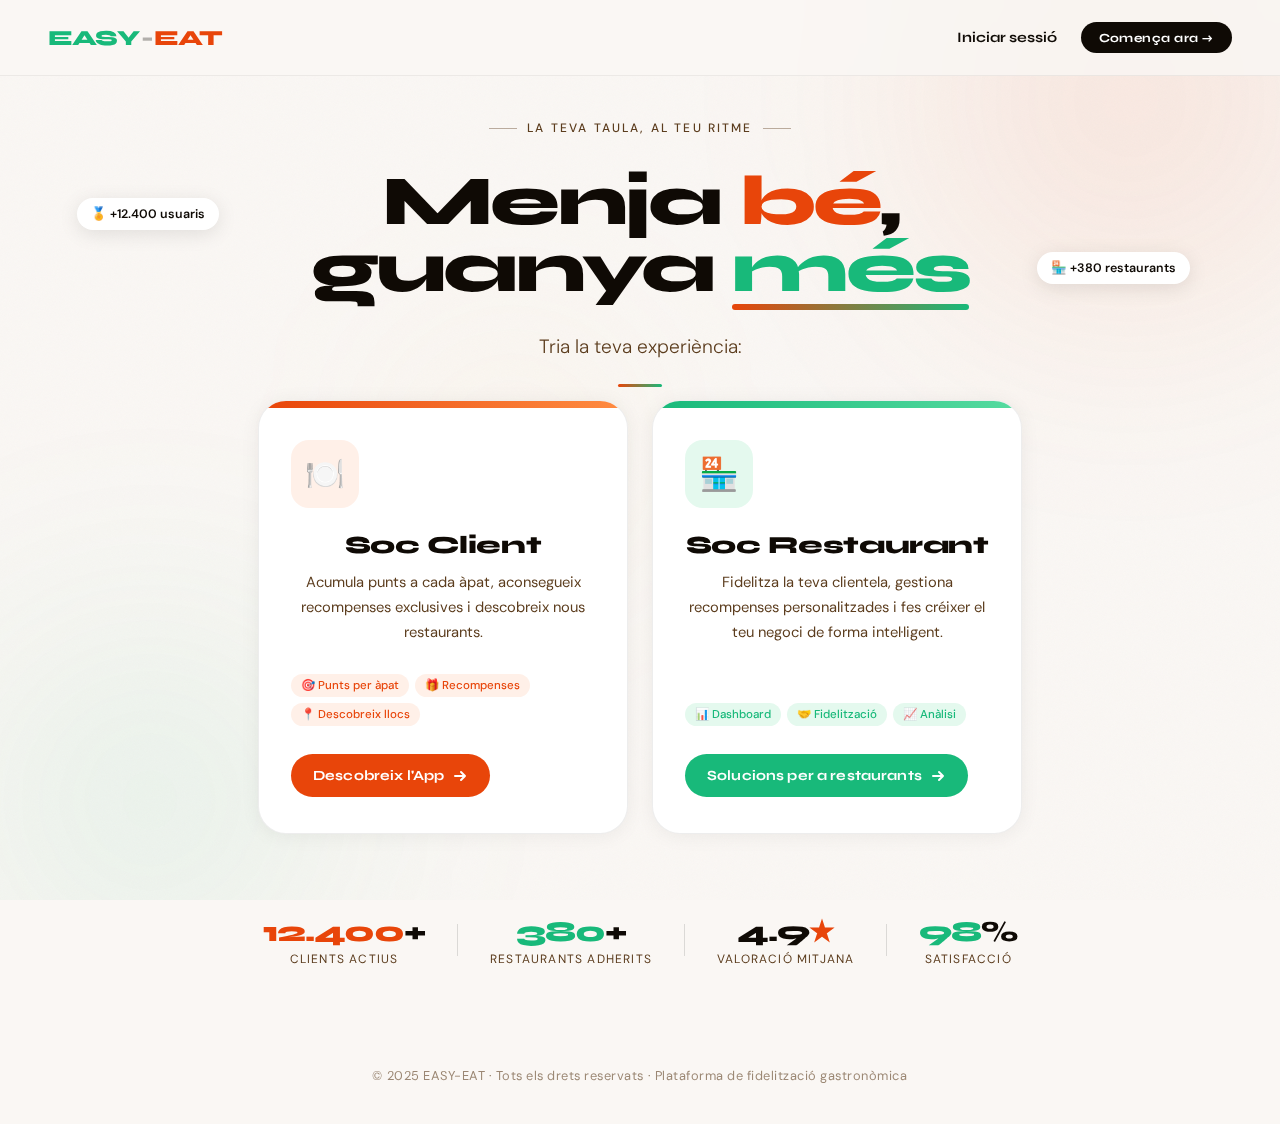
<file: public/index.html>
<!DOCTYPE html>
<html lang="ca">
<head>
    <meta charset="UTF-8">
    <meta name="viewport" content="width=device-width, initial-scale=1.0">
    <title>EASY-EAT</title>
    <link href="https://fonts.googleapis.com/css2?family=Syne:wght@400;600;700;800;900&family=DM+Sans:ital,wght@0,300;0,400;0,500;1,300&display=swap" rel="stylesheet">
    <style>
        :root {
            --orange: #E8450A;
            --orange-lt: #FFF0E8;
            --green: #18B97A;
            --green-lt: #E4F9EE;
            --dark: #0F0A05;
            --mid: #5C3D1E;
            --warm: #FAF7F4;
            --white: #FFFFFF;
            --font-display: 'Syne', sans-serif;
            --font-body: 'DM Sans', sans-serif;
            --ease: cubic-bezier(0.4, 0, 0.2, 1);
        }

        *, *::before, *::after { box-sizing: border-box; margin: 0; padding: 0; }
        html { scroll-behavior: smooth; }

        body {
            font-family: var(--font-body);
            background: var(--warm);
            color: var(--dark);
            min-height: 100vh;
            overflow-x: hidden;
        }

        /* ── BACKGROUND ── */
        .bg-layer {
            position: fixed;
            inset: 0;
            pointer-events: none;
            z-index: 0;
            overflow: hidden;
        }
        .bg-blob {
            position: absolute;
            border-radius: 50%;
            filter: blur(100px);
        }
        .bg-blob-1 {
            width: 700px; height: 700px;
            background: radial-gradient(circle, rgba(232,69,10,0.12) 0%, transparent 65%);
            top: -250px; right: -200px;
        }
        .bg-blob-2 {
            width: 600px; height: 600px;
            background: radial-gradient(circle, rgba(24,185,122,0.10) 0%, transparent 65%);
            bottom: -200px; left: -150px;
        }
        .bg-blob-3 {
            width: 300px; height: 300px;
            background: radial-gradient(circle, rgba(255,200,100,0.12) 0%, transparent 65%);
            top: 50%; left: 40%;
            transform: translate(-50%, -50%);
        }

        /* Grain */
        .grain {
            position: fixed;
            inset: 0;
            z-index: 1;
            pointer-events: none;
            opacity: 0.03;
            background-image: url("data:image/svg+xml,%3Csvg viewBox='0 0 512 512' xmlns='http://www.w3.org/2000/svg'%3E%3Cfilter id='n'%3E%3CfeTurbulence type='fractalNoise' baseFrequency='0.75' numOctaves='4' stitchTiles='stitch'/%3E%3C/filter%3E%3Crect width='100%25' height='100%25' filter='url(%23n)'/%3E%3C/svg%3E");
            background-size: 256px;
        }

        /* ── NAV ── */
        nav {
            position: fixed;
            top: 0; left: 0; right: 0;
            z-index: 100;
            padding: 22px 48px;
            display: flex;
            align-items: center;
            justify-content: space-between;
            background: rgba(250, 247, 244, 0.75);
            backdrop-filter: blur(16px);
            -webkit-backdrop-filter: blur(16px);
            border-bottom: 1px solid rgba(0,0,0,0.06);
            animation: slideDown 0.6s var(--ease) both;
        }

        .logo {
            font-family: var(--font-display);
            font-size: 1.35rem;
            font-weight: 900;
            letter-spacing: -0.04em;
            color: var(--dark);
            text-decoration: none;
            display: flex;
            align-items: center;
            gap: 0;
        }
        .logo-easy { color: var(--green); }
        .logo-dash { color: var(--dark); opacity: 0.3; margin: 0 1px; }
        .logo-eat  { color: var(--orange); }

        .nav-pill {
            background: var(--dark);
            color: var(--white);
            font-family: var(--font-display);
            font-size: 0.78rem;
            font-weight: 700;
            letter-spacing: 0.04em;
            padding: 8px 18px;
            border-radius: 100px;
            text-decoration: none;
            transition: background 0.2s, transform 0.2s;
        }
        .nav-pill:hover { background: var(--orange); transform: scale(1.04); }

        .nav-login {
            font-family: var(--font-display);
            font-size: 0.9rem;
            font-weight: 700;
            color: var(--dark);
            text-decoration: none;
            margin-right: 24px;
            transition: color 0.2s;
        }
        .nav-login:hover { color: var(--orange); }

        .nav-actions {
            display: flex;
            align-items: center;
        }

        /* ── HERO ── */
        .hero {
            min-height: 100vh;
            display: flex;
            flex-direction: column;
            align-items: center;
            justify-content: center;
            padding: 120px 2rem 80px;
            position: relative;
            z-index: 2;
            text-align: center;
        }

        .hero-eyebrow {
            display: inline-flex;
            align-items: center;
            gap: 10px;
            font-size: 0.75rem;
            font-weight: 500;
            letter-spacing: 0.18em;
            text-transform: uppercase;
            color: var(--mid);
            margin-bottom: 2rem;
            animation: fadeUp 0.7s 0.1s var(--ease) both;
        }
        .hero-eyebrow::before,
        .hero-eyebrow::after {
            content: '';
            width: 28px; height: 1px;
            background: currentColor;
            opacity: 0.4;
        }

        .hero-title {
            font-family: var(--font-display);
            font-weight: 900;
            font-size: clamp(2.2rem, 5.5vw, 5rem);
            line-height: 0.95;
            letter-spacing: -0.04em;
            color: var(--dark);
            margin-bottom: 1.8rem;
            animation: fadeUp 0.7s 0.18s var(--ease) both;
            max-width: 900px;
        }

        .hero-title .line-1 { display: block; }
        .hero-title .line-2 {
            display: block;
            position: relative;
        }

        /* Coloured words */
        .t-green { color: var(--green); }
        .t-orange { color: var(--orange); }

        /* Underline squiggle on EASY-EAT */
        .brand-underline {
            position: relative;
            display: inline-block;
        }
        .brand-underline::after {
            content: '';
            position: absolute;
            left: 0; bottom: -8px;
            width: 100%; height: 6px;
            background: linear-gradient(90deg, var(--orange), var(--green));
            border-radius: 4px;
            animation: scaleX 0.8s 0.85s var(--ease) both;
            transform-origin: left;
        }

        @keyframes scaleX {
            from { transform: scaleX(0); opacity: 0; }
            to   { transform: scaleX(1); opacity: 1; }
        }

        .hero-sub {
            font-size: clamp(1rem, 2vw, 1.2rem);
            color: var(--mid);
            font-weight: 300;
            line-height: 1.7;
            max-width: 480px;
            margin: 0 auto 0.5rem;
            animation: fadeUp 0.7s 0.28s var(--ease) both;
        }

        /* ─── Divider ─── */
        .divider {
            width: 44px;
            height: 3px;
            background: linear-gradient(90deg, var(--orange), var(--green));
            border-radius: 4px;
            margin: 0.8rem auto;
            animation: fadeDown 0.7s 0.3s ease both;
        }

        /* ── CARDS ── */
        .cards {
            display: flex;
            gap: 1.5rem;
            justify-content: center;
            flex-wrap: wrap;
            width: 100%;
            max-width: 840px;
            animation: fadeUp 0.8s 0.38s var(--ease) both;
        }

        .card {
            flex: 1;
            min-width: 280px;
            max-width: 370px;
            background: var(--white);
            border-radius: 28px;
            text-decoration: none;
            color: var(--dark);
            display: flex;
            flex-direction: column;
            overflow: hidden;
            border: 1.5px solid rgba(0,0,0,0.07);
            box-shadow: 0 2px 20px rgba(0,0,0,0.06);
            transition: transform 0.35s var(--ease), box-shadow 0.35s var(--ease), border-color 0.35s var(--ease);
            position: relative;
        }

        .card:hover {
            transform: translateY(-10px);
            box-shadow: 0 24px 60px rgba(0,0,0,0.12);
        }
        .card-clients:hover { border-color: rgba(232,69,10,0.25); }
        .card-restaurant:hover { border-color: rgba(24,185,122,0.3); }

        /* Card top band */
        .card-band {
            height: 7px;
            width: 100%;
        }
        .card-clients .card-band {
            background: linear-gradient(90deg, var(--orange), #FF8C42);
        }
        .card-restaurant .card-band {
            background: linear-gradient(90deg, var(--green), #56DBA0);
        }

        .card-body {
            padding: 2rem 2rem 2.2rem;
            display: flex;
            flex-direction: column;
            flex: 1;
        }

        .card-icon-wrap {
            width: 68px; height: 68px;
            border-radius: 18px;
            display: flex;
            align-items: center;
            justify-content: center;
            font-size: 2rem;
            margin-bottom: 1.4rem;
            transition: transform 0.3s var(--ease), background 0.3s var(--ease);
        }
        .card-clients .card-icon-wrap { background: var(--orange-lt); }
        .card-restaurant .card-icon-wrap { background: var(--green-lt); }
        .card:hover .card-icon-wrap { transform: scale(1.1) rotate(-6deg); }

        .card-title {
            font-family: var(--font-display);
            font-size: 1.55rem;
            font-weight: 800;
            letter-spacing: -0.02em;
            margin-bottom: 0.6rem;
            color: var(--dark);
        }

        .card-desc {
            font-size: 0.92rem;
            line-height: 1.7;
            color: var(--mid);
            flex: 1;
            margin-bottom: 1.8rem;
        }

        /* Feature pills */
        .card-features {
            display: flex;
            flex-wrap: wrap;
            gap: 6px;
            margin-bottom: 1.8rem;
        }
        .feature-pill {
            font-size: 0.72rem;
            font-weight: 500;
            padding: 4px 10px;
            border-radius: 100px;
        }
        .card-clients .feature-pill {
            background: var(--orange-lt);
            color: var(--orange);
        }
        .card-restaurant .feature-pill {
            background: var(--green-lt);
            color: var(--green);
        }

        .card-cta {
            display: inline-flex;
            align-items: center;
            gap: 8px;
            font-family: var(--font-display);
            font-weight: 700;
            font-size: 0.88rem;
            letter-spacing: 0.01em;
            padding: 13px 22px;
            border-radius: 100px;
            color: var(--white);
            text-decoration: none;
            transition: transform 0.2s, box-shadow 0.2s, background 0.2s;
            width: fit-content;
        }
        .card-clients .card-cta { background: var(--orange); }
        .card-clients .card-cta:hover {
            background: #c93a09;
            box-shadow: 0 8px 24px rgba(232,69,10,0.35);
            transform: scale(1.04);
        }
        .card-restaurant .card-cta { background: var(--green); }
        .card-restaurant .card-cta:hover {
            background: #129e68;
            box-shadow: 0 8px 24px rgba(24,185,122,0.35);
            transform: scale(1.04);
        }

        .cta-arrow {
            display: inline-flex;
            transition: transform 0.2s;
        }
        .card:hover .cta-arrow { transform: translateX(4px); }

        /* ── TRUST BAR ── */
        .trust-bar {
            position: relative;
            z-index: 2;
            text-align: center;
            padding: 0 2rem 80px;
            animation: fadeUp 0.8s 0.55s var(--ease) both;
        }

        .trust-inner {
            display: inline-flex;
            align-items: center;
            gap: 32px;
            flex-wrap: wrap;
            justify-content: center;
        }

        .trust-stat {
            display: flex;
            flex-direction: column;
            align-items: center;
        }
        .trust-num {
            font-family: var(--font-display);
            font-weight: 900;
            font-size: 1.8rem;
            letter-spacing: -0.04em;
            color: var(--dark);
        }
        .trust-num .t-orange { color: var(--orange); }
        .trust-num .t-green { color: var(--green); }

        .trust-label {
            font-size: 0.75rem;
            text-transform: uppercase;
            letter-spacing: 0.1em;
            color: var(--mid);
            margin-top: 2px;
        }

        .trust-divider {
            width: 1px; height: 32px;
            background: rgba(0,0,0,0.12);
        }

        /* ── FOOTER ── */
        footer {
            position: relative;
            z-index: 2;
            text-align: center;
            padding: 20px 2rem 40px;
            font-size: 0.8rem;
            color: var(--mid);
            opacity: 0.6;
            letter-spacing: 0.04em;
        }

        /* ── ANIMATIONS ── */
        @keyframes slideDown {
            from { opacity: 0; transform: translateY(-20px); }
            to   { opacity: 1; transform: translateY(0); }
        }
        @keyframes fadeUp {
            from { opacity: 0; transform: translateY(24px); }
            to   { opacity: 1; transform: translateY(0); }
        }

        /* ── FLOATING EMOJI BADGES ── */
        .float-badge {
            position: absolute;
            font-size: 0.78rem;
            font-weight: 600;
            padding: 8px 14px;
            border-radius: 100px;
            background: var(--white);
            box-shadow: 0 4px 20px rgba(0,0,0,0.10);
            display: flex;
            align-items: center;
            gap: 6px;
            white-space: nowrap;
            color: var(--dark);
            pointer-events: none;
            animation: float 5s ease-in-out infinite;
            z-index: 3;
        }
        .float-badge-1 {
            top: 22%; left: 6%;
            animation-delay: 0s;
        }
        .float-badge-2 {
            top: 28%; right: 7%;
            animation-delay: -2.5s;
        }
        @keyframes float {
            0%,100% { transform: translateY(0); }
            50%      { transform: translateY(-10px); }
        }

        /* ── RESPONSIVE ── */
        @media (max-width: 640px) {
            nav { padding: 18px 22px; }
            .hero-title { font-size: clamp(2rem, 9vw, 3rem); }
            .hero { padding: 100px 1.2rem 60px; }
            .float-badge { display: none; }
            .trust-divider { display: none; }
        }
    </style>
</head>
<body>

<div class="bg-layer" aria-hidden="true">
    <div class="bg-blob bg-blob-1"></div>
    <div class="bg-blob bg-blob-2"></div>
    <div class="bg-blob bg-blob-3"></div>
</div>
<div class="grain" aria-hidden="true"></div>

<!-- Nav -->
<nav>
    <a href="#" class="logo">
        <span class="logo-easy">EASY</span><span class="logo-dash">-</span><span class="logo-eat">EAT</span>
    </a>
    <div class="nav-actions">
        <a href="login.html" class="nav-login">Iniciar sessió</a>
        <a href="contact.html" class="nav-pill">Comença ara →</a>
    </div>
</nav>

<!-- Floating badges -->
<div class="float-badge float-badge-1" aria-hidden="true">
    🏅 +12.400 usuaris
</div>
<div class="float-badge float-badge-2" aria-hidden="true">
    🏪 +380 restaurants
</div>

<!-- Hero -->
<section class="hero">
    <p class="hero-eyebrow">La teva taula, al teu ritme</p>

    <h1 class="hero-title">
        <span class="line-1">Menja <span class="t-orange">bé</span>,</span>
        <span class="line-2">
            guanya <span class="brand-underline t-green">més</span>
        </span>
    </h1>

    <p class="hero-sub">
        Tria la teva experiència:
    </p>

    <div class="divider" aria-hidden="true"></div>

    <!-- Cards -->
    <div class="cards">

        <!-- Client -->
        <a href="customer.html" class="card card-clients">
            <div class="card-band"></div>
            <div class="card-body">
                <div class="card-icon-wrap">🍽️</div>
                <h2 class="card-title">Soc Client</h2>
                <p class="card-desc">Acumula punts a cada àpat, aconsegueix recompenses exclusives i descobreix nous restaurants.</p>
                <div class="card-features">
                    <span class="feature-pill">🎯 Punts per àpat</span>
                    <span class="feature-pill">🎁 Recompenses</span>
                    <span class="feature-pill">📍 Descobreix llocs</span>
                </div>
                <span class="card-cta">
                    Descobreix l'App
                    <span class="cta-arrow">
                        <svg width="16" height="16" viewBox="0 0 16 16" fill="none"><path d="M3 8h10M9 4l4 4-4 4" stroke="currentColor" stroke-width="2" stroke-linecap="round" stroke-linejoin="round"/></svg>
                    </span>
                </span>
            </div>
        </a>

        <!-- Restaurant -->
        <a href="restaurant.html" class="card card-restaurant">
            <div class="card-band"></div>
            <div class="card-body">
                <div class="card-icon-wrap">🏪</div>
                <h2 class="card-title">Soc Restaurant</h2>
                <p class="card-desc">Fidelitza la teva clientela, gestiona recompenses personalitzades i fes créixer el teu negoci de forma intel·ligent.</p>
                <div class="card-features">
                    <span class="feature-pill">📊 Dashboard</span>
                    <span class="feature-pill">🤝 Fidelització</span>
                    <span class="feature-pill">📈 Anàlisi</span>
                </div>
                <span class="card-cta">
                    Solucions per a restaurants
                    <span class="cta-arrow">
                        <svg width="16" height="16" viewBox="0 0 16 16" fill="none"><path d="M3 8h10M9 4l4 4-4 4" stroke="currentColor" stroke-width="2" stroke-linecap="round" stroke-linejoin="round"/></svg>
                    </span>
                </span>
            </div>
        </a>

    </div>
</section>

<!-- Trust bar -->
<div class="trust-bar">
    <div class="trust-inner">
        <div class="trust-stat">
            <span class="trust-num"><span class="t-orange">12.400</span>+</span>
            <span class="trust-label">Clients actius</span>
        </div>
        <div class="trust-divider"></div>
        <div class="trust-stat">
            <span class="trust-num"><span class="t-green">380</span>+</span>
            <span class="trust-label">Restaurants adherits</span>
        </div>
        <div class="trust-divider"></div>
        <div class="trust-stat">
            <span class="trust-num">4.9<span class="t-orange">★</span></span>
            <span class="trust-label">Valoració mitjana</span>
        </div>
        <div class="trust-divider"></div>
        <div class="trust-stat">
            <span class="trust-num"><span class="t-green">98</span>%</span>
            <span class="trust-label">Satisfacció</span>
        </div>
    </div>
</div>

<footer>
    © 2025 EASY-EAT · Tots els drets reservats · Plataforma de fidelització gastronòmica
</footer>

</body>
</html>
</file>
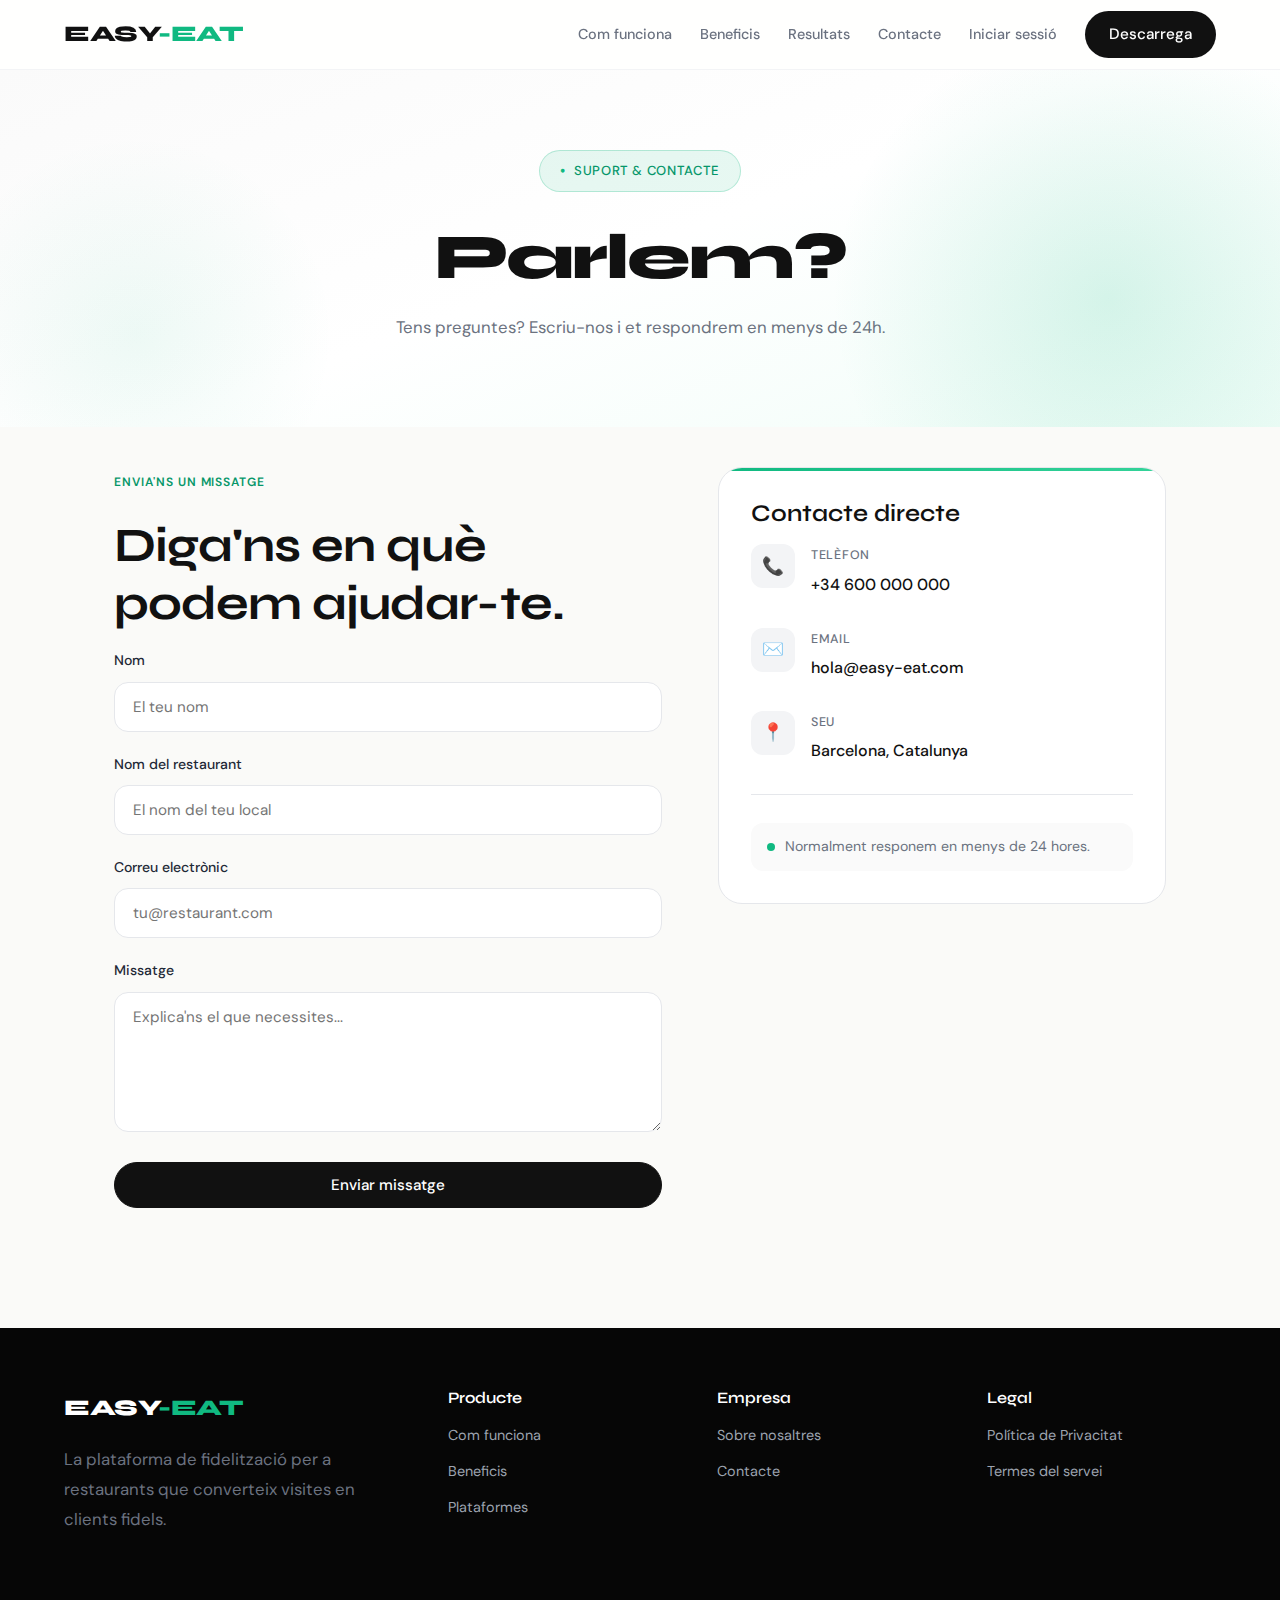
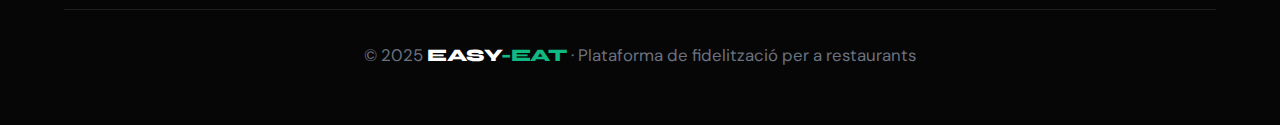
<file: public/contact.html>
<!DOCTYPE html>
<html lang="ca">
<head>
    <meta charset="UTF-8">
    <meta name="viewport" content="width=device-width, initial-scale=1.0">
    <title>Contacte · EASY-EAT</title>
    <link href="https://fonts.googleapis.com/css2?family=Syne:wght@400;600;700;800&family=DM+Sans:ital,wght@0,300;0,400;0,500;1,300&display=swap" rel="stylesheet">
    <link rel="stylesheet" href="css/global.css">

    <style>
        /* ── Reset i base ── */
        *, *::before, *::after { box-sizing: border-box; margin: 0; padding: 0; }

        body {
            font-family: var(--font-body);
            background-color: #FAFAF8;
            color: #1A1A1A;
            line-height: 1.8;
            font-size: 16px;
            padding-top: var(--header-height);
            width: 100%;
            overflow-x: hidden;
        }

        /* ── PAGE SPECIFIC STYLES ── */

        /* Hero Contact Specifics */
        .hero-contact {
            padding: 80px 24px 60px; /* Adjusted padding */
            text-align: center;
            background: linear-gradient(160deg, #FAFAFA 0%, #ffffff 50%, #F0FDF8 100%);
            position: relative;
            overflow: hidden;
        }

        .hero-contact::before {
            content: '';
            position: absolute;
            top: -20%; right: -10%;
            width: 600px; height: 600px;
            background: radial-gradient(circle, var(--accent-glow) 0%, transparent 65%);
            border-radius: 50%;
            animation: breathe 18s ease-in-out infinite;
            pointer-events: none;
        }
        .hero-contact::after {
            content: '';
            position: absolute;
            bottom: -30%; left: -5%;
            width: 400px; height: 400px;
            background: radial-gradient(circle, rgba(16,185,129,0.07) 0%, transparent 70%);
            border-radius: 50%;
            animation: breathe 24s ease-in-out infinite reverse;
            pointer-events: none;
        }

        @keyframes breathe {
            0%, 100% { transform: scale(1) translate(0,0); }
            50% { transform: scale(1.15) translate(-20px, 30px); }
        }

        .hero-badge {
            display: inline-flex;
            align-items: center;
            gap: 8px;
            background: rgba(16,185,129,0.10);
            color: var(--accent-dark);
            border: 1px solid rgba(16,185,129,0.25);
            border-radius: 100px;
            padding: 8px 20px;
            font-size: 0.82rem;
            font-weight: 500;
            letter-spacing: 0.05em;
            text-transform: uppercase;
            margin-bottom: 28px;
            position: relative; z-index: 1;
            animation: fadeUp 0.7s ease-out both;
        }
        .hero-badge::before { content: '●'; color: var(--accent); font-size: 0.55rem; }

        /* Form Layout */
        .contact-section {
            max-width: 1100px;
            margin: 0 auto;
            padding: 40px 24px 120px;
            display: grid;
            grid-template-columns: 1.1fr 0.9fr;
            gap: 56px;
            align-items: start;
        }

        .contact-form-wrap {
            animation: fadeUp 0.9s ease-out 0.3s both;
        }

        .form-label-top {
            display: inline-block;
            font-size: 0.75rem;
            font-weight: 600;
            letter-spacing: 0.08em;
            text-transform: uppercase;
            color: var(--accent-dark);
            margin-bottom: 24px;
        }

        /* Form Elements */
        .form-group {
            margin-bottom: 20px;
        }

        .form-group label {
            display: block;
            font-size: 0.88rem;
            font-weight: 500;
            color: var(--gray-800);
            margin-bottom: 8px;
        }

        .form-group input,
        .form-group textarea {
            width: 100%;
            padding: 14px 18px;
            border: 1.5px solid var(--gray-200);
            border-radius: 14px;
            font-family: var(--font-body);
            font-size: 0.95rem;
            color: var(--black);
            background: var(--white);
            transition: border-color var(--transition), box-shadow var(--transition);
            outline: none;
            -webkit-appearance: none;
        }

        .form-group input:focus,
        .form-group textarea:focus {
            border-color: var(--accent);
            box-shadow: 0 0 0 4px rgba(16,185,129,0.12);
        }

        .form-group textarea {
            resize: vertical;
            min-height: 140px;
        }

        .btn-submit {
            width: 100%;
        }

        /* Success Message */
        .success-msg {
            display: none;
            margin-top: 20px;
            padding: 16px 20px;
            background: rgba(16,185,129,0.08);
            border: 1px solid rgba(16,185,129,0.30);
            border-radius: 14px;
            color: var(--accent-dark);
            font-size: 0.95rem;
            font-weight: 500;
            text-align: center;
            animation: fadeUp 0.5s ease-out both;
        }
        .success-msg.show { display: block; }
        .success-msg .checkmark { font-size: 1.3rem; margin-right: 8px; }

        /* Contact Card Specifics */
        .contact-info-wrap {
            animation: fadeUp 0.9s ease-out 0.45s both;
        }

        .contact-card-custom {
            position: relative;
            overflow: hidden;
        }

        .contact-card-custom::before {
            content: '';
            position: absolute;
            top: 0; left: 0; right: 0;
            height: 3px;
            background: linear-gradient(90deg, var(--accent), var(--accent-light));
            border-radius: 24px 24px 0 0;
        }

        .contact-item {
            display: flex;
            align-items: flex-start;
            gap: 16px;
            margin-bottom: 28px;
        }

        .contact-item:last-of-type { margin-bottom: 0; }

        .contact-icon {
            width: 44px; height: 44px;
            min-width: 44px;
            background: var(--gray-100);
            border-radius: 12px;
            display: flex;
            align-items: center;
            justify-content: center;
            font-size: 1.1rem;
            transition: background var(--transition);
        }
        .contact-item:hover .contact-icon {
            background: rgba(16,185,129,0.12);
        }

        .contact-item-content small {
            display: block;
            font-size: 0.78rem;
            font-weight: 500;
            letter-spacing: 0.06em;
            text-transform: uppercase;
            color: var(--gray-500);
            margin-bottom: 4px;
        }

        .contact-item-content a,
        .contact-item-content span {
            font-size: 1rem;
            font-weight: 500;
            color: var(--black);
            text-decoration: none;
            transition: color 0.2s;
        }
        .contact-item-content a:hover { color: var(--accent-dark); }

        .contact-divider {
            height: 1px;
            background: var(--gray-200);
            margin: 28px 0;
        }

        .response-note {
            display: flex;
            align-items: center;
            gap: 10px;
            background: var(--gray-50);
            border-radius: 12px;
            padding: 14px 16px;
            font-size: 0.88rem;
            color: var(--gray-500);
            font-weight: 400;
            line-height: 1.4;
        }
        .response-note .dot {
            width: 8px; height: 8px;
            min-width: 8px;
            background: var(--accent);
            border-radius: 50%;
            animation: pulse-dot 2s ease-in-out infinite;
        }
        @keyframes pulse-dot {
            0%, 100% { opacity: 1; transform: scale(1); }
            50% { opacity: 0.6; transform: scale(0.85); }
        }

        @media (max-width: 768px) {
            .contact-section {
                grid-template-columns: 1fr;
                gap: 40px;
                padding: 48px 24px 80px;
            }
        }

        /* ── Nav CTA (Copied from restaurant.html) ── */
        .nav-cta {
            background: var(--black) !important;
            color: var(--white) !important;
            padding: 10px 24px;
            border-radius: 100px;
            font-weight: 500 !important;
            font-size: 0.95rem;
            text-decoration: none;
            display: inline-block;
            transition: all 0.3s ease;
        }
        .nav-cta:hover { background: var(--accent) !important; color: var(--white) !important; }

        /* ── MOBILE MENU OVERRIDES ── */
        @media (max-width: 900px) {
            .hamburger { display: flex !important; }
            .nav-menu {
                display: none !important;
                position: absolute !important;
                top: 100% !important;
                left: 0 !important;
                right: 0 !important;
                width: 100% !important;
                height: auto !important;
                bottom: auto !important;
                flex-direction: column !important;
                background: #ffffff !important;
                padding: 20px 0 !important;
                border-bottom: 1px solid var(--gray-200) !important;
                box-shadow: 0 10px 20px rgba(0,0,0,0.05) !important;
                transform: none !important;
                transition: none !important;
                z-index: 9999 !important;
                overflow-y: visible !important;
            }
            .nav-menu.active { display: flex !important; }
            .nav-menu .nav-link {
                padding: 15px 20px !important;
                display: block !important;
                width: 100% !important;
                text-align: center !important;
                font-size: 1.1rem !important;
                color: var(--black) !important;
                border-bottom: 1px solid var(--gray-100) !important;
                margin: 0 !important;
            }
            .nav-menu .nav-cta {
                margin: 25px auto !important;
                display: inline-block !important;
                width: auto !important;
            }
            .hamburger.active span:nth-child(1) { transform: translateY(7px) rotate(45deg); }
            .hamburger.active span:nth-child(2) { opacity: 0; }
            .hamburger.active span:nth-child(3) { transform: translateY(-7px) rotate(-45deg); }
        }
    </style>
</head>
<body>

<div id="header"></div>

    <!-- ── HERO PETIT ── -->
    <section class="hero-contact">
        <div class="hero-badge">Suport &amp; Contacte</div>
        <h1>Parlem?</h1>
        <p>Tens preguntes? Escriu-nos i et respondrem en menys de 24h.</p>
    </section>

    <!-- ── SECCIÓ PRINCIPAL ── -->
    <section class="contact-section">

        <!-- COLUMNA ESQUERRA: Formulari -->
        <div class="contact-form-wrap">
            <span class="form-label-top">Envia'ns un missatge</span>

            <div class="contact-form">
                <h2>Diga'ns en què<br>podem ajudar-te.</h2>

                <form id="contactForm" novalidate>
                    <div class="form-group">
                        <label for="nom">Nom</label>
                        <input type="text" id="nom" name="nom" placeholder="El teu nom" required autocomplete="given-name">
                    </div>

                    <div class="form-group">
                        <label for="restaurant">Nom del restaurant</label>
                        <input type="text" id="restaurant" name="restaurant" placeholder="El nom del teu local" required autocomplete="organization">
                    </div>

                    <div class="form-group">
                        <label for="email">Correu electrònic</label>
                        <input type="email" id="email" name="email" placeholder="tu@restaurant.com" required autocomplete="email">
                    </div>

                    <div class="form-group">
                        <label for="missatge">Missatge</label>
                        <textarea id="missatge" name="missatge" placeholder="Explica'ns el que necessites..." required></textarea>
                    </div>

                    <button type="submit" class="btn btn-primary btn-submit">
                        Enviar missatge
                    </button>
                </form>

                <div class="success-msg" id="successMsg">
                    <span class="checkmark">✅</span>
                    Gràcies! Et contactarem aviat.
                </div>
            </div>
        </div>

        <!-- COLUMNA DRETA: Informació de contacte -->
        <div class="contact-info-wrap">
            <div class="card contact-card-custom">
                <h3>Contacte directe</h3>

                <div class="contact-item">
                    <div class="contact-icon">📞</div>
                    <div class="contact-item-content">
                        <small>Telèfon</small>
                        <a href="tel:+34600000000">+34 600 000 000</a>
                    </div>
                </div>

                <div class="contact-item">
                    <div class="contact-icon">✉️</div>
                    <div class="contact-item-content">
                        <small>Email</small>
                        <a href="mailto:hola@easy-eat.com">hola@easy-eat.com</a>
                    </div>
                </div>

                <div class="contact-item">
                    <div class="contact-icon">📍</div>
                    <div class="contact-item-content">
                        <small>Seu</small>
                        <span>Barcelona, Catalunya</span>
                    </div>
                </div>

                <div class="contact-divider"></div>

                <div class="response-note">
                    <div class="dot"></div>
                    Normalment responem en menys de 24 hores.
                </div>
            </div>
        </div>

    </section>

    <div id="footer"></div>

    <!-- ── SCRIPTS ── -->
    <script>
        document.addEventListener("DOMContentLoaded", function() {
            // Funció per carregar contingut HTML
            function loadComponent(url, elementId) {
                fetch(url)
                    .then(response => {
                        if (!response.ok) {
                            throw new Error('Network response was not ok ' + response.statusText);
                        }
                        return response.text();
                    })
                    .then(data => {
                        document.getElementById(elementId).innerHTML = data;
                        // Post-load processing
                        if (elementId === 'header') {
                            initializeHamburgerMenu();
                            updateNavLinks();
                        }
                        if (elementId === 'footer') {
                            updateFooterLinks();
                        }
                    })
                    .catch(error => {
                        console.error('There has been a problem with your fetch operation:', error);
                        document.getElementById(elementId).innerHTML = `<p>Error loading content from ${url}. Please check the console for details.</p>`;
                    });
            }

            // Carregar header i footer
            loadComponent('header.html', 'header');
            loadComponent('footer.html', 'footer');

            // Funció per inicialitzar el menú hamburguesa
            function initializeHamburgerMenu() {
                const hamburger = document.getElementById('hamburger');
                const navMenu = document.querySelector('.nav-menu');

                if (hamburger && navMenu) {
                    hamburger.addEventListener('click', () => {
                        hamburger.classList.toggle('active');
                        navMenu.classList.toggle('active');
                        document.body.classList.toggle('menu-open');
                    });
                }
            }

            // Funció per actualitzar els enllaços de navegació per a subpàgines
            function updateNavLinks() {
                const navLinks = document.querySelectorAll('#header .nav-menu a[href^="#"]');
                navLinks.forEach(link => {
                    const targetId = link.getAttribute('href');
                    link.setAttribute('href', 'restaurant.html' + targetId);
                });
                const logoLink = document.querySelector('#header .logo');
                if (logoLink) {
                    logoLink.setAttribute('href', 'restaurant.html');
                }
            }

            function updateFooterLinks() {
                const footerAnchorLinks = document.querySelectorAll('#footer a[href^="#"]');
                footerAnchorLinks.forEach(link => {
                    const targetId = link.getAttribute('href');
                    if (targetId !== '#') {
                        link.setAttribute('href', 'restaurant.html' + targetId);
                    } else {
                        link.setAttribute('href', 'restaurant.html');
                    }
                });
            }

            // Smooth scroll for anchor links (delegat al body per funcionar amb contingut dinàmic)
            document.body.addEventListener('click', function(e) {
                const link = e.target.closest('a[href^="#"]');
                if (link) {
                    const href = link.getAttribute('href');
                    // Only prevent default for same-page anchors
                    if (document.querySelector(href)) {
                        e.preventDefault();

                        const hamburger = document.getElementById('hamburger');
                        const navMenu = document.querySelector('.nav-menu');
                        if (hamburger && hamburger.classList.contains('active')) {
                            hamburger.classList.remove('active');
                            navMenu.classList.remove('active');
                            document.body.classList.remove('menu-open');
                        }

                        const target = document.querySelector(href);
                        if (target) {
                            target.scrollIntoView({ behavior: 'smooth', block: 'start' });
                        }
                    }
                }
            });

            // Intersection Observer per a animacions
            const observerOptions = {
                threshold: 0.1,
                rootMargin: '0px 0px -50px 0px'
            };

            const observer = new IntersectionObserver((entries, observer) => {
                entries.forEach(entry => {
                    if (entry.isIntersecting) {
                        entry.target.classList.add('visible');
                        observer.unobserve(entry.target);
                    }
                });
            }, observerOptions);

            document.querySelectorAll('.fade-up, .hero-badge, .contact-form-wrap, .contact-info-wrap, .success-msg').forEach(el => observer.observe(el));

            /* ── Form Validation ── */
            const form = document.getElementById('contactForm');
            const successMsg = document.getElementById('successMsg');

            if (form) {
                form.addEventListener('submit', (e) => {
                    e.preventDefault();

                    if (!form.checkValidity()) {
                        form.reportValidity();
                        return;
                    }

                    const btn = form.querySelector('button[type="submit"]');
                    const originalText = btn.textContent;
                    btn.disabled = true;
                    btn.textContent = 'Enviant…';

                    setTimeout(() => {
                        form.reset();
                        btn.textContent = originalText;
                        btn.disabled = false;
                        successMsg.classList.add('show');
                        setTimeout(() => successMsg.classList.remove('show'), 6000);
                    }, 1200);
                });
            }
        });
    </script>

</body>
</html>
</file>
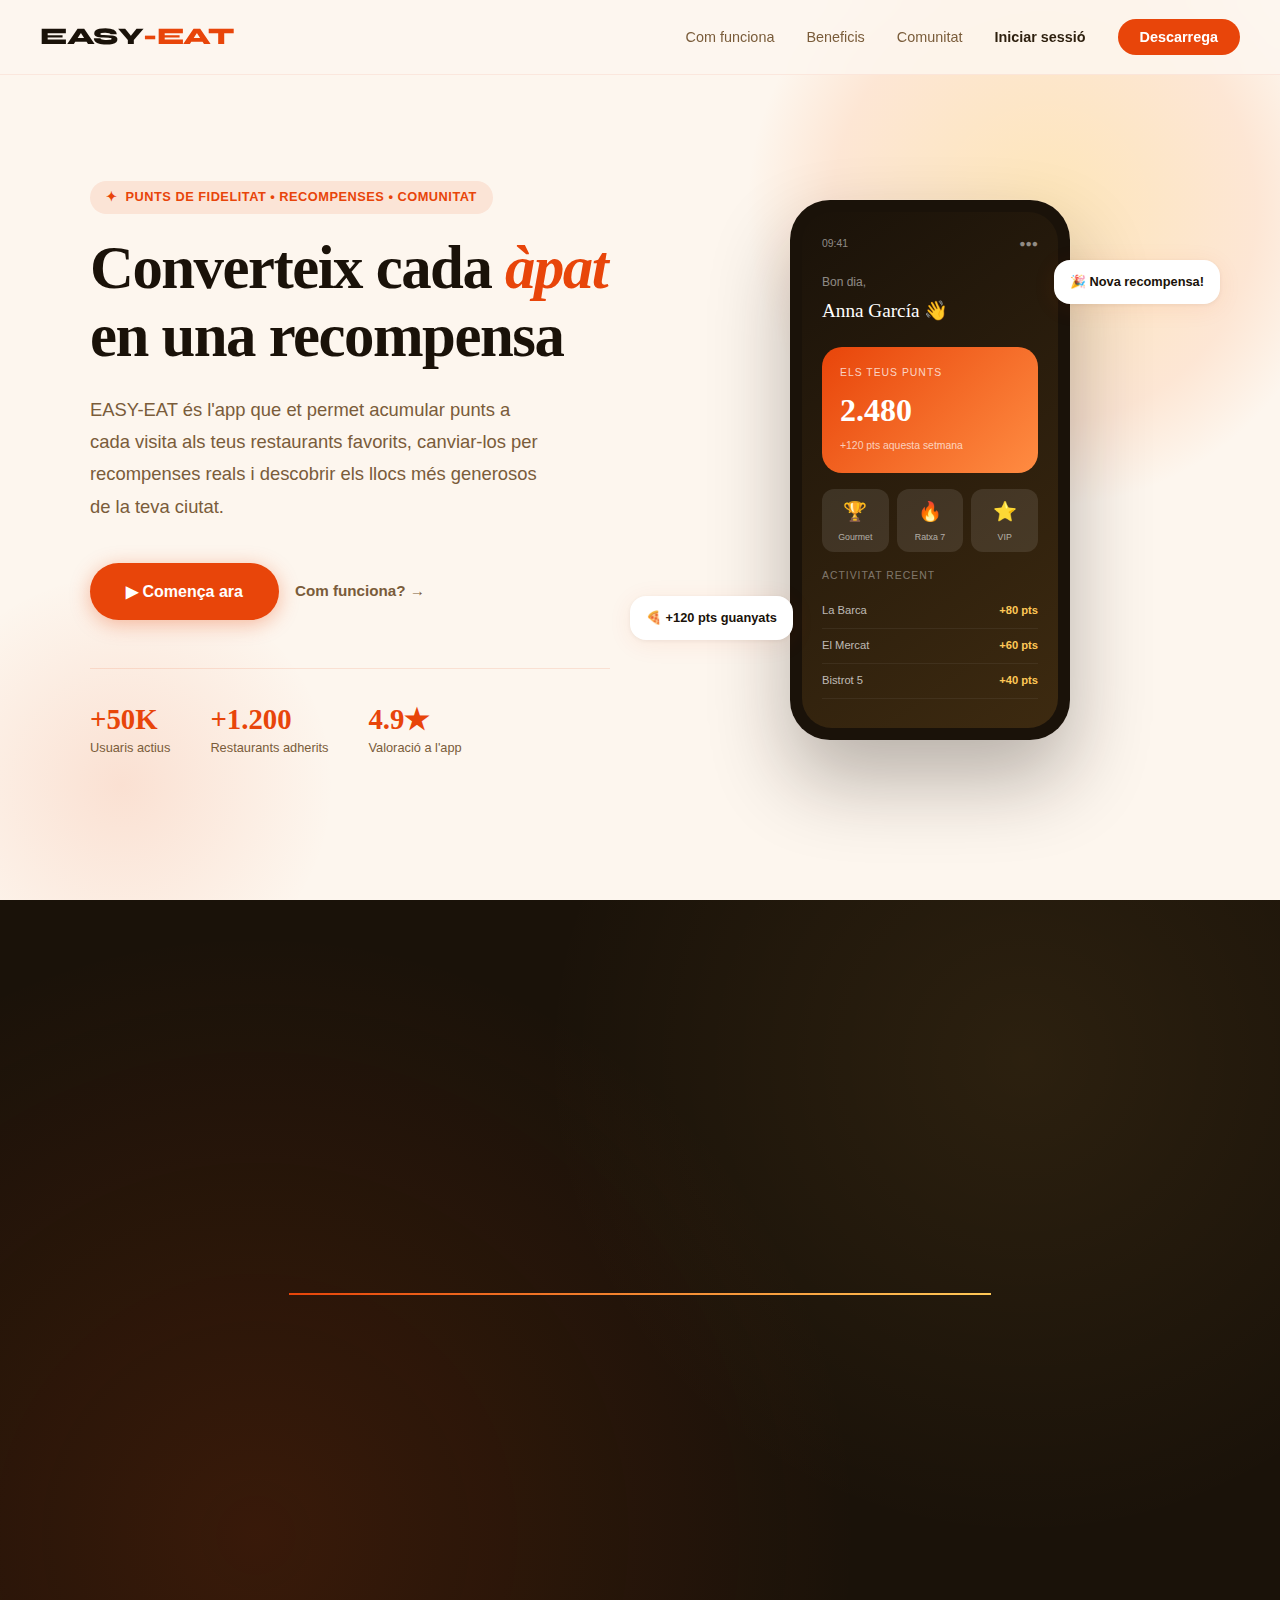
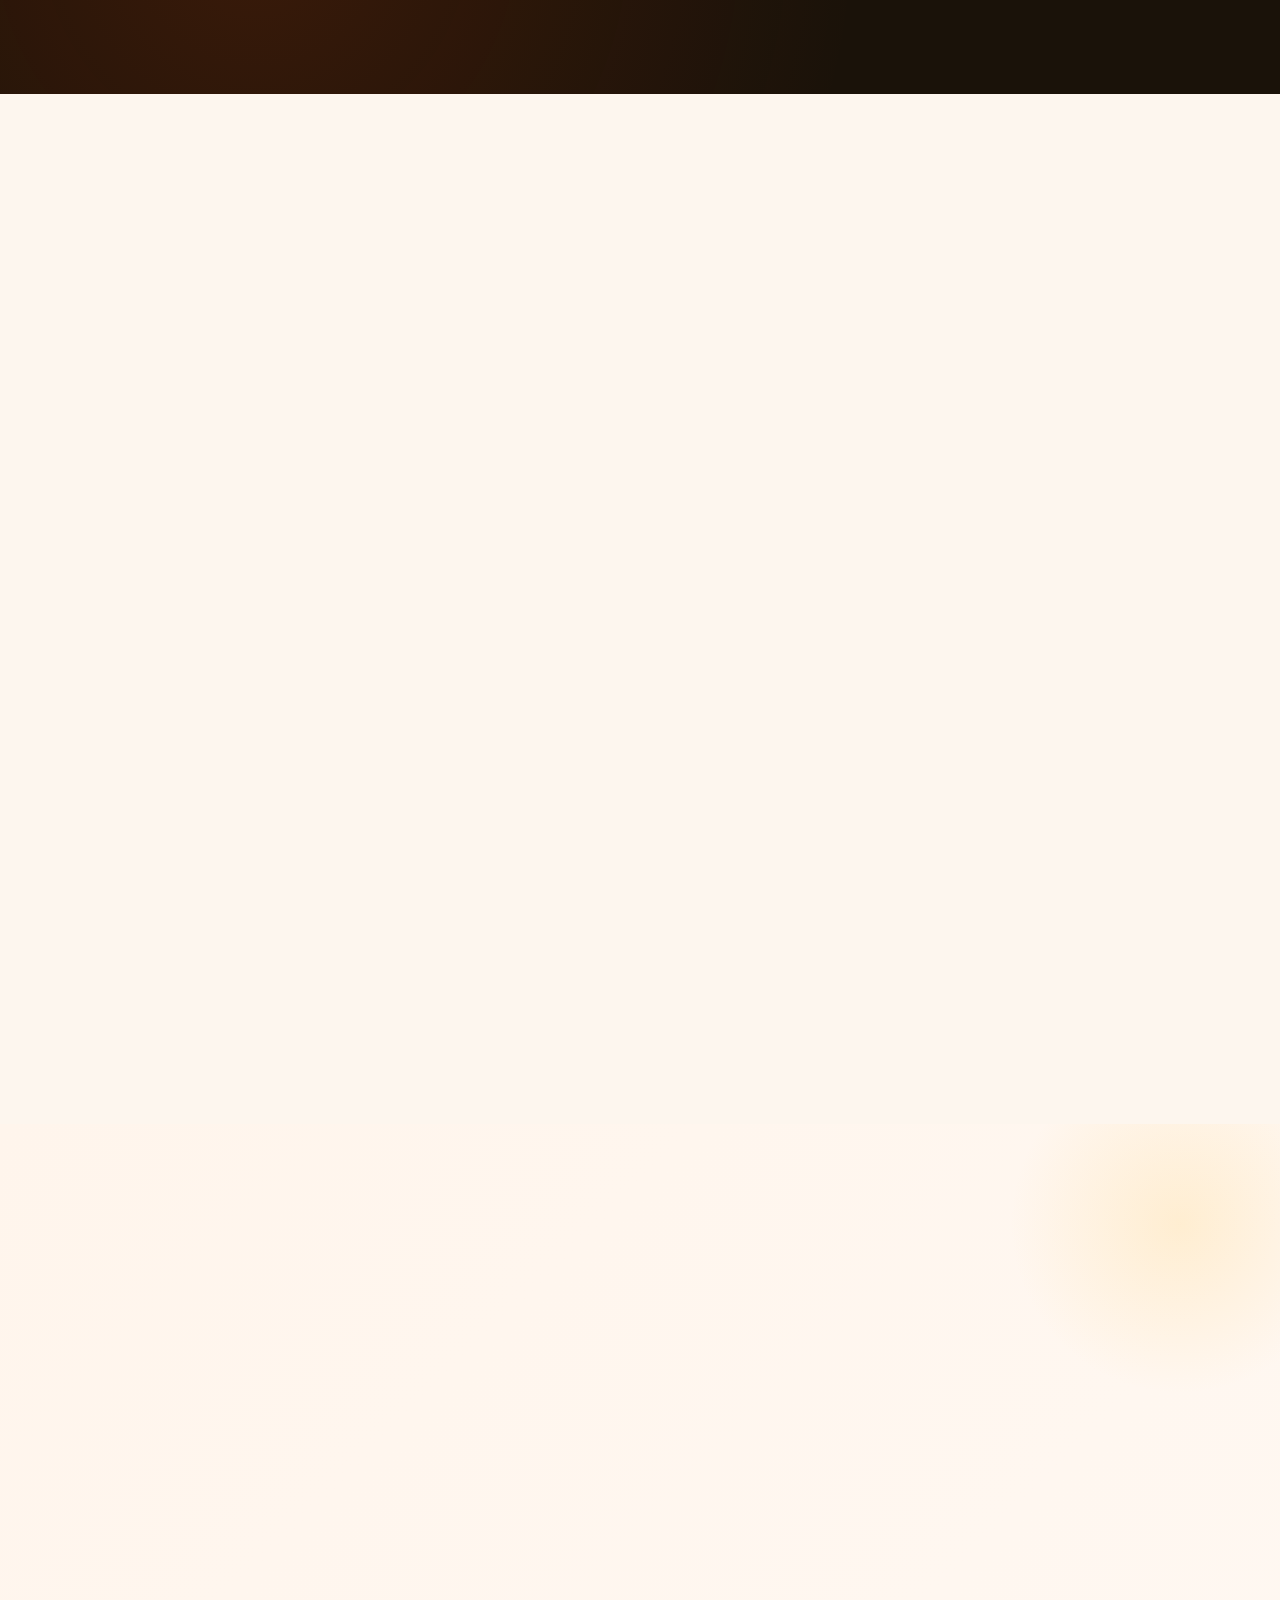
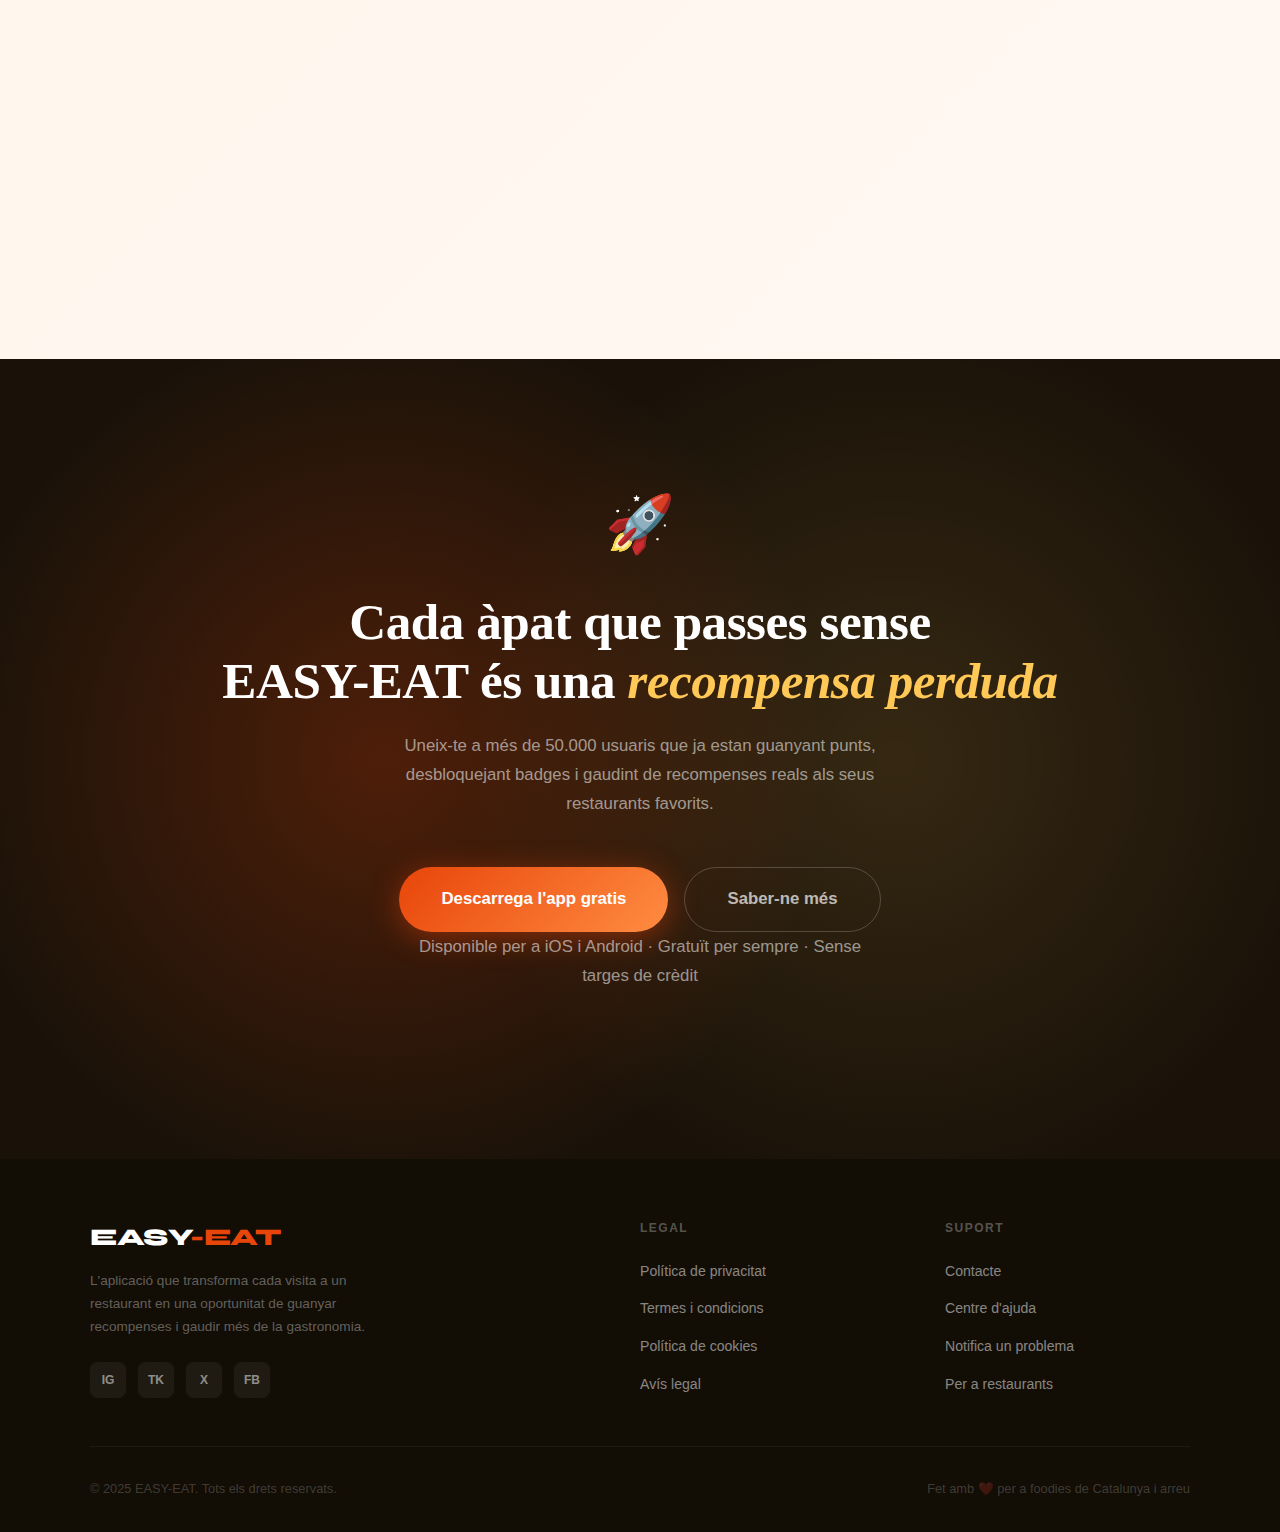
<file: public/customer.html>
<!DOCTYPE html>
<html lang="ca">
<head>
    <meta charset="UTF-8">
    <meta name="viewport" content="width=device-width, initial-scale=1.0">
    <title>EASY-EAT</title>
    <link href="https://fonts.googleapis.com/css2?family=Syne:wght@400;600;700;800&display=swap" rel="stylesheet">
    <style>
        /* =============================================
           VARIABLES I RESET
        ============================================= */
        :root {
            --color-primary: #E8450A;
            --color-secondary: #FF8C42;
            --color-accent: #FFC857;
            --color-dark: #1A1209;
            --color-dark-2: #2D1F0E;
            --color-warm-bg: #FDF6EE;
            --color-text: #2D1F0E;
            --color-text-muted: #7A5C3A;
            --color-white: #FFFFFF;
            --radius-sm: 8px;
            --radius-md: 16px;
            --radius-lg: 24px;
            --radius-xl: 40px;
            --shadow-card: 0 4px 24px rgba(232, 69, 10, 0.08), 0 1px 4px rgba(0,0,0,0.06);
            --shadow-card-hover: 0 12px 40px rgba(232, 69, 10, 0.18), 0 4px 12px rgba(0,0,0,0.08);
            --font-display: 'Georgia', 'Times New Roman', serif;
            --font-body: 'Trebuchet MS', 'Gill Sans', sans-serif;
            --transition: 0.3s cubic-bezier(0.4, 0, 0.2, 1);

            /* Logo Variables */
            --logo-text-color: var(--color-dark);
            --logo-accent-color: var(--color-primary);
        }

        *, *::before, *::after {
            box-sizing: border-box;
            margin: 0;
            padding: 0;
        }

        html {
            scroll-behavior: smooth;
        }

        body {
            font-family: var(--font-body);
            background: var(--color-warm-bg);
            color: var(--color-text);
            line-height: 1.6;
            overflow-x: hidden;
        }

        /* =============================================
           NAV
        ============================================= */
        nav {
            position: fixed;
            top: 0;
            left: 0;
            right: 0;
            z-index: 100;
            padding: 18px 40px;
            display: flex;
            align-items: center;
            justify-content: space-between;
            background: rgba(253, 246, 238, 0.85);
            backdrop-filter: blur(12px);
            -webkit-backdrop-filter: blur(12px);
            border-bottom: 1px solid rgba(232, 69, 10, 0.08);
            transition: var(--transition);
        }

        .logo {
            font-family: 'Syne', sans-serif;
            font-size: 1.5rem;
            font-weight: 800;
            color: var(--logo-text-color);
            text-decoration: none;
            letter-spacing: -0.5px;
            display: inline-flex;
            align-items: center;
            position: relative;
            z-index: 101;
        }

        nav.menu-open {
            background: var(--color-white);
            backdrop-filter: none;
            -webkit-backdrop-filter: none;
            z-index: 101;
            border-bottom: none;
        }

        .logo span {
            color: var(--logo-accent-color);
        }

        .nav-links {
            display: flex;
            gap: 32px;
            list-style: none;
            align-items: center;
        }

        .nav-links a {
            text-decoration: none;
            color: var(--color-text-muted);
            font-size: 0.9rem;
            font-weight: 500;
            transition: color var(--transition);
        }

        .nav-links a:hover {
            color: var(--color-primary);
        }

        .nav-cta {
            background: var(--color-primary);
            color: var(--color-white) !important;
            padding: 10px 22px;
            border-radius: var(--radius-xl);
            font-weight: 600 !important;
            transition: background var(--transition), transform var(--transition) !important;
        }

        .nav-cta:hover {
            background: var(--color-dark) !important;
            transform: translateY(-1px);
        }

        .nav-login {
            font-weight: 600 !important;
            color: var(--color-text) !important;
        }
        .nav-login:hover {
            color: var(--color-primary) !important;
        }

        /* Hamburger Menu */
        .hamburger {
            display: none;
            flex-direction: column;
            gap: 5px;
            cursor: pointer;
            z-index: 101;
        }
        .hamburger span {
            display: block;
            width: 25px; height: 2px;
            background: var(--color-dark);
            border-radius: 2px;
            transition: all 0.3s ease;
        }

        /* =============================================
           HERO
        ============================================= */
        .hero {
            min-height: 100vh;
            display: flex;
            align-items: center;
            padding: 120px 40px 80px;
            position: relative;
            overflow: hidden;
        }

        /* Decorative background blobs */
        .hero::before {
            content: '';
            position: absolute;
            top: -10%;
            right: -5%;
            width: 600px;
            height: 600px;
            background: radial-gradient(circle, rgba(255, 200, 87, 0.35) 0%, rgba(255, 140, 66, 0.15) 50%, transparent 70%);
            border-radius: 50%;
            pointer-events: none;
        }

        .hero::after {
            content: '';
            position: absolute;
            bottom: -15%;
            left: -10%;
            width: 500px;
            height: 500px;
            background: radial-gradient(circle, rgba(232, 69, 10, 0.12) 0%, transparent 60%);
            border-radius: 50%;
            pointer-events: none;
        }

        .hero-inner {
            max-width: 1100px;
            margin: 0 auto;
            width: 100%;
            display: grid;
            grid-template-columns: 1fr 1fr;
            gap: 60px;
            align-items: center;
            position: relative;
            z-index: 1;
        }

        .hero-badge {
            display: inline-flex;
            align-items: center;
            gap: 8px;
            background: rgba(232, 69, 10, 0.1);
            color: var(--color-primary);
            padding: 6px 16px;
            border-radius: var(--radius-xl);
            font-size: 0.8rem;
            font-weight: 600;
            letter-spacing: 0.5px;
            text-transform: uppercase;
            margin-bottom: 20px;
        }

        .hero-badge::before {
            content: '✦';
        }

        .hero h1 {
            font-family: var(--font-display);
            font-size: clamp(2.4rem, 5vw, 3.8rem);
            line-height: 1.12;
            color: var(--color-dark);
            margin-bottom: 24px;
            letter-spacing: -1.5px;
        }

        .hero h1 em {
            font-style: italic;
            color: var(--color-primary);
        }

        .hero p {
            font-size: 1.15rem;
            color: var(--color-text-muted);
            max-width: 460px;
            margin-bottom: 40px;
            line-height: 1.75;
        }

        .hero-actions {
            display: flex;
            gap: 16px;
            align-items: center;
            flex-wrap: wrap;
        }

        .btn-primary {
            background: var(--color-primary);
            color: var(--color-white);
            padding: 16px 36px;
            border-radius: var(--radius-xl);
            font-size: 1rem;
            font-weight: 700;
            text-decoration: none;
            border: none;
            cursor: pointer;
            display: inline-flex;
            align-items: center;
            gap: 8px;
            transition: all var(--transition);
            box-shadow: 0 4px 20px rgba(232, 69, 10, 0.35);
        }

        .btn-primary:hover {
            background: var(--color-dark);
            transform: translateY(-2px);
            box-shadow: 0 8px 30px rgba(232, 69, 10, 0.45);
        }

        .btn-secondary {
            color: var(--color-text-muted);
            font-size: 0.95rem;
            font-weight: 600;
            text-decoration: none;
            display: inline-flex;
            align-items: center;
            gap: 6px;
            transition: color var(--transition);
        }

        .btn-secondary:hover {
            color: var(--color-primary);
        }

        /* Hero visual: floating phone mockup */
        .hero-visual {
            display: flex;
            justify-content: center;
            align-items: center;
            position: relative;
        }

        .hero-phone {
            width: 280px;
            height: 540px;
            background: var(--color-dark);
            border-radius: 40px;
            padding: 12px;
            box-shadow: 0 40px 80px rgba(26, 18, 9, 0.3), 0 0 0 1px rgba(255,255,255,0.08);
            position: relative;
            animation: float 4s ease-in-out infinite;
        }

        @keyframes float {
            0%, 100% { transform: translateY(0px) rotate(-2deg); }
            50% { transform: translateY(-16px) rotate(-2deg); }
        }

        .hero-phone-screen {
            width: 100%;
            height: 100%;
            background: linear-gradient(145deg, #1A1209 0%, #3D2A10 100%);
            border-radius: 30px;
            overflow: hidden;
            position: relative;
            display: flex;
            flex-direction: column;
            padding: 24px 20px;
        }

        .phone-status-bar {
            display: flex;
            justify-content: space-between;
            font-size: 0.65rem;
            color: rgba(255,255,255,0.5);
            margin-bottom: 20px;
        }

        .phone-greeting {
            font-size: 0.75rem;
            color: rgba(255,255,255,0.5);
            margin-bottom: 4px;
        }

        .phone-name {
            font-family: var(--font-display);
            font-size: 1.2rem;
            color: white;
            margin-bottom: 20px;
        }

        .phone-points-card {
            background: linear-gradient(135deg, var(--color-primary), var(--color-secondary));
            border-radius: 20px;
            padding: 18px;
            margin-bottom: 16px;
        }

        .phone-points-label {
            font-size: 0.65rem;
            color: rgba(255,255,255,0.75);
            text-transform: uppercase;
            letter-spacing: 1px;
            margin-bottom: 4px;
        }

        .phone-points-value {
            font-family: var(--font-display);
            font-size: 2rem;
            color: white;
            font-weight: bold;
        }

        .phone-points-sub {
            font-size: 0.65rem;
            color: rgba(255,255,255,0.7);
            margin-top: 2px;
        }

        .phone-badges {
            display: flex;
            gap: 8px;
            margin-bottom: 16px;
        }

        .phone-badge-item {
            background: rgba(255,255,255,0.1);
            border-radius: 12px;
            padding: 8px 10px;
            text-align: center;
            flex: 1;
        }

        .phone-badge-icon {
            font-size: 1.2rem;
            display: block;
            margin-bottom: 2px;
        }

        .phone-badge-label {
            font-size: 0.55rem;
            color: rgba(255,255,255,0.6);
        }

        .phone-activity {
            flex: 1;
        }

        .phone-activity-title {
            font-size: 0.65rem;
            color: rgba(255,255,255,0.4);
            text-transform: uppercase;
            letter-spacing: 1px;
            margin-bottom: 10px;
        }

        .phone-activity-item {
            display: flex;
            justify-content: space-between;
            align-items: center;
            padding: 8px 0;
            border-bottom: 1px solid rgba(255,255,255,0.06);
        }

        .phone-activity-name {
            font-size: 0.7rem;
            color: rgba(255,255,255,0.7);
        }

        .phone-activity-pts {
            font-size: 0.7rem;
            color: var(--color-accent);
            font-weight: 600;
        }

        /* Floating cards around phone */
        .hero-float-card {
            position: absolute;
            background: white;
            border-radius: var(--radius-md);
            padding: 12px 16px;
            box-shadow: var(--shadow-card);
            font-size: 0.8rem;
            font-weight: 600;
            color: var(--color-dark);
            display: flex;
            align-items: center;
            gap: 8px;
            white-space: nowrap;
        }

        .float-card-1 {
            top: 60px;
            right: -30px;
            animation: float-card-1 3.5s ease-in-out infinite;
        }

        .float-card-2 {
            bottom: 100px;
            left: -40px;
            animation: float-card-2 4s ease-in-out infinite;
        }

        @keyframes float-card-1 {
            0%, 100% { transform: translateY(0); }
            50% { transform: translateY(-8px); }
        }
        @keyframes float-card-2 {
            0%, 100% { transform: translateY(0); }
            50% { transform: translateY(8px); }
        }

        /* Hero stats */
        .hero-stats {
            display: flex;
            gap: 40px;
            margin-top: 48px;
            padding-top: 36px;
            border-top: 1px solid rgba(232, 69, 10, 0.12);
        }

        .hero-stat-value {
            font-family: var(--font-display);
            font-size: 1.8rem;
            font-weight: bold;
            color: var(--color-primary);
            line-height: 1;
            margin-bottom: 4px;
        }

        .hero-stat-label {
            font-size: 0.8rem;
            color: var(--color-text-muted);
        }

        /* =============================================
           SECCIONS GENÈRIQUES
        ============================================= */
        section {
            padding: 100px 40px;
        }

        .section-inner {
            max-width: 1100px;
            margin: 0 auto;
        }

        .section-label {
            display: inline-flex;
            align-items: center;
            gap: 8px;
            font-size: 0.75rem;
            font-weight: 700;
            text-transform: uppercase;
            letter-spacing: 2px;
            color: var(--color-primary);
            margin-bottom: 16px;
        }

        .section-label::before {
            content: '';
            display: block;
            width: 24px;
            height: 2px;
            background: var(--color-primary);
        }

        .section-title {
            font-family: var(--font-display);
            font-size: clamp(1.8rem, 4vw, 2.8rem);
            line-height: 1.2;
            letter-spacing: -0.5px;
            color: var(--color-dark);
            margin-bottom: 16px;
        }

        .section-subtitle {
            font-size: 1.05rem;
            color: var(--color-text-muted);
            max-width: 520px;
            line-height: 1.7;
        }

        .section-header {
            margin-bottom: 64px;
        }

        /* =============================================
           COM FUNCIONA (3 PASSOS)
        ============================================= */
        .how-it-works {
            background: var(--color-dark);
            position: relative;
            overflow: hidden;
        }

        .how-it-works::before {
            content: '';
            position: absolute;
            top: 0; left: 0; right: 0; bottom: 0;
            background: 
                radial-gradient(circle at 20% 80%, rgba(232, 69, 10, 0.15) 0%, transparent 50%),
                radial-gradient(circle at 80% 20%, rgba(255, 200, 87, 0.08) 0%, transparent 40%);
            pointer-events: none;
        }

        .how-it-works .section-title,
        .how-it-works .section-subtitle {
            color: white;
        }

        .how-it-works .section-subtitle {
            color: rgba(255,255,255,0.55);
        }

        .how-steps {
            display: grid;
            grid-template-columns: repeat(3, 1fr);
            gap: 32px;
            position: relative;
            z-index: 1;
        }

        .how-steps::before {
            content: '';
            position: absolute;
            top: 60px;
            left: calc(16.66% + 16px);
            right: calc(16.66% + 16px);
            height: 2px;
            background: linear-gradient(to right, var(--color-primary), var(--color-accent));
            z-index: 0;
        }

        .how-step {
            background: rgba(255,255,255,0.05);
            border: 1px solid rgba(255,255,255,0.08);
            border-radius: var(--radius-lg);
            padding: 40px 32px;
            text-align: center;
            position: relative;
            transition: all var(--transition);
        }

        .how-step:hover {
            background: rgba(255,255,255,0.09);
            border-color: rgba(232, 69, 10, 0.4);
            transform: translateY(-4px);
        }

        .how-step-number {
            width: 56px;
            height: 56px;
            background: linear-gradient(135deg, var(--color-primary), var(--color-secondary));
            border-radius: 50%;
            display: flex;
            align-items: center;
            justify-content: center;
            font-family: var(--font-display);
            font-size: 1.3rem;
            font-weight: bold;
            color: white;
            margin: 0 auto 24px;
            position: relative;
            z-index: 1;
        }

        .how-step-icon {
            font-size: 2.5rem;
            margin-bottom: 16px;
            display: block;
        }

        .how-step h3 {
            font-family: var(--font-display);
            font-size: 1.3rem;
            color: white;
            margin-bottom: 12px;
        }

        .how-step p {
            font-size: 0.9rem;
            color: rgba(255,255,255,0.55);
            line-height: 1.7;
        }

        /* =============================================
           BENEFICIS
        ============================================= */
        .benefits {
            background: var(--color-warm-bg);
        }

        .benefits-grid {
            display: grid;
            grid-template-columns: repeat(2, 1fr);
            gap: 24px;
        }

        .benefit-card {
            background: var(--color-white);
            border-radius: var(--radius-lg);
            padding: 36px 32px;
            display: flex;
            gap: 20px;
            box-shadow: var(--shadow-card);
            transition: all var(--transition);
            border: 1px solid rgba(232, 69, 10, 0.06);
        }

        .benefit-card:hover {
            box-shadow: var(--shadow-card-hover);
            transform: translateY(-4px);
            border-color: rgba(232, 69, 10, 0.2);
        }

        .benefit-icon-wrap {
            width: 52px;
            height: 52px;
            min-width: 52px;
            border-radius: var(--radius-md);
            display: flex;
            align-items: center;
            justify-content: center;
            font-size: 1.5rem;
        }

        .icon-orange { background: rgba(232, 69, 10, 0.1); }
        .icon-yellow { background: rgba(255, 200, 87, 0.2); }
        .icon-red    { background: rgba(255, 80, 50, 0.1); }
        .icon-green  { background: rgba(80, 180, 120, 0.1); }
        .icon-blue   { background: rgba(80, 140, 220, 0.1); }

        .benefit-content h3 {
            font-family: var(--font-display);
            font-size: 1.15rem;
            color: var(--color-dark);
            margin-bottom: 8px;
        }

        .benefit-content p {
            font-size: 0.9rem;
            color: var(--color-text-muted);
            line-height: 1.65;
        }

        /* =============================================
           GAMIFICACIÓ
        ============================================= */
        .gamification {
            background: linear-gradient(135deg, #FFF5EC 0%, #FFF8F2 100%);
            position: relative;
            overflow: hidden;
        }

        .gamification::before {
            content: '';
            position: absolute;
            top: -100px; right: -100px;
            width: 400px; height: 400px;
            background: radial-gradient(circle, rgba(255, 200, 87, 0.2) 0%, transparent 60%);
            border-radius: 50%;
        }

        .gamification-inner {
            display: grid;
            grid-template-columns: 1fr 1fr;
            gap: 80px;
            align-items: center;
            position: relative;
            z-index: 1;
        }

        .badges-showcase {
            display: grid;
            grid-template-columns: repeat(3, 1fr);
            gap: 16px;
        }

        .badge-item {
            background: white;
            border-radius: var(--radius-md);
            padding: 20px 16px;
            text-align: center;
            box-shadow: var(--shadow-card);
            transition: all var(--transition);
        }

        .badge-item:hover {
            transform: translateY(-4px) scale(1.03);
            box-shadow: var(--shadow-card-hover);
        }

        .badge-item-icon {
            font-size: 2rem;
            display: block;
            margin-bottom: 8px;
        }

        .badge-item-name {
            font-size: 0.75rem;
            font-weight: 600;
            color: var(--color-dark);
            display: block;
            margin-bottom: 4px;
        }

        .badge-item-desc {
            font-size: 0.65rem;
            color: var(--color-text-muted);
        }

        .badge-item.locked {
            opacity: 0.45;
            filter: grayscale(0.5);
        }

        .progress-bar-wrap {
            margin-top: 32px;
            background: rgba(232, 69, 10, 0.08);
            border-radius: var(--radius-xl);
            height: 10px;
            overflow: hidden;
        }

        .progress-bar {
            height: 100%;
            background: linear-gradient(to right, var(--color-primary), var(--color-accent));
            border-radius: var(--radius-xl);
            width: 62%;
            position: relative;
        }

        .progress-label {
            display: flex;
            justify-content: space-between;
            font-size: 0.8rem;
            color: var(--color-text-muted);
            margin-bottom: 8px;
        }

        .progress-label strong {
            color: var(--color-primary);
        }

        .gamification-features {
            display: flex;
            flex-direction: column;
            gap: 24px;
            margin-top: 32px;
        }

        .gamification-feature {
            display: flex;
            align-items: flex-start;
            gap: 16px;
        }

        .gamification-feature-icon {
            width: 44px;
            height: 44px;
            min-width: 44px;
            background: linear-gradient(135deg, var(--color-primary), var(--color-secondary));
            border-radius: var(--radius-sm);
            display: flex;
            align-items: center;
            justify-content: center;
            font-size: 1.1rem;
        }

        .gamification-feature h4 {
            font-family: var(--font-display);
            font-size: 1rem;
            color: var(--color-dark);
            margin-bottom: 4px;
        }

        .gamification-feature p {
            font-size: 0.85rem;
            color: var(--color-text-muted);
            line-height: 1.6;
        }

        /* =============================================
           CTA FINAL
        ============================================= */
        .final-cta {
            background: var(--color-dark);
            position: relative;
            overflow: hidden;
            text-align: center;
            padding: 120px 40px;
        }

        .final-cta::before {
            content: '';
            position: absolute;
            top: 0; left: 0; right: 0; bottom: 0;
            background:
                radial-gradient(circle at 30% 50%, rgba(232, 69, 10, 0.25) 0%, transparent 45%),
                radial-gradient(circle at 70% 50%, rgba(255, 200, 87, 0.12) 0%, transparent 45%);
            pointer-events: none;
        }

        .final-cta-inner {
            position: relative;
            z-index: 1;
        }

        .final-cta-emoji {
            font-size: 3.5rem;
            display: block;
            margin-bottom: 24px;
        }

        .final-cta h2 {
            font-family: var(--font-display);
            font-size: clamp(2rem, 5vw, 3.2rem);
            color: white;
            line-height: 1.15;
            letter-spacing: -0.5px;
            margin-bottom: 20px;
        }

        .final-cta h2 em {
            color: var(--color-accent);
            font-style: italic;
        }

        .final-cta p {
            font-size: 1.05rem;
            color: rgba(255,255,255,0.55);
            max-width: 480px;
            margin: 0 auto 48px;
            line-height: 1.75;
        }

        .cta-buttons {
            display: flex;
            gap: 16px;
            justify-content: center;
            flex-wrap: wrap;
        }

        .btn-cta {
            background: linear-gradient(135deg, var(--color-primary), var(--color-secondary));
            color: var(--color-white);
            padding: 18px 42px;
            border-radius: var(--radius-xl);
            font-size: 1.05rem;
            font-weight: 700;
            text-decoration: none;
            display: inline-flex;
            align-items: center;
            gap: 10px;
            transition: all var(--transition);
            box-shadow: 0 6px 30px rgba(232, 69, 10, 0.45);
        }

        .btn-cta:hover {
            transform: translateY(-3px) scale(1.02);
            box-shadow: 0 12px 40px rgba(232, 69, 10, 0.55);
        }

        .btn-cta-ghost {
            background: transparent;
            color: rgba(255,255,255,0.7);
            padding: 18px 42px;
            border-radius: var(--radius-xl);
            font-size: 1.05rem;
            font-weight: 600;
            text-decoration: none;
            border: 1px solid rgba(255,255,255,0.2);
            display: inline-flex;
            align-items: center;
            gap: 10px;
            transition: all var(--transition);
        }

        .btn-cta-ghost:hover {
            background: rgba(255,255,255,0.08);
            border-color: rgba(255,255,255,0.4);
            color: white;
            transform: translateY(-2px);
        }

        .final-cta-note {
            margin-top: 24px;
            font-size: 0.8rem;
            color: rgba(255,255,255,0.3);
        }

        /* =============================================
           FOOTER
        ============================================= */
        footer {
            background: #120D05;
            padding: 60px 40px 32px;
        }

        .footer-inner {
            max-width: 1100px;
            margin: 0 auto;
        }

        .footer-top {
            display: grid;
            grid-template-columns: 2fr 1fr 1fr;
            gap: 60px;
            padding-bottom: 48px;
            border-bottom: 1px solid rgba(255,255,255,0.06);
            margin-bottom: 32px;
        }

        .footer-brand-name {
            font-family: var(--font-display);
            font-size: 1.5rem;
            color: var(--color-primary);
            font-weight: bold;
            margin-bottom: 12px;
            display: block;
        }

        .footer-brand-name span { color: var(--color-accent); }

        .footer-brand-desc {
            font-size: 0.85rem;
            color: rgba(255,255,255,0.35);
            line-height: 1.7;
            max-width: 280px;
            margin-bottom: 24px;
        }

        .footer-social {
            display: flex;
            gap: 12px;
        }

        .footer-social a {
            width: 36px;
            height: 36px;
            background: rgba(255,255,255,0.06);
            border-radius: var(--radius-sm);
            display: flex;
            align-items: center;
            justify-content: center;
            color: rgba(255,255,255,0.5);
            text-decoration: none;
            font-size: 0.75rem;
            font-weight: 600;
            transition: all var(--transition);
        }

        .footer-social a:hover {
            background: var(--color-primary);
            color: white;
        }

        .footer-col-title {
            font-size: 0.75rem;
            font-weight: 700;
            text-transform: uppercase;
            letter-spacing: 1.5px;
            color: rgba(255,255,255,0.3);
            margin-bottom: 20px;
        }

        .footer-links {
            list-style: none;
            display: flex;
            flex-direction: column;
            gap: 12px;
        }

        .footer-links a {
            text-decoration: none;
            font-size: 0.88rem;
            color: rgba(255,255,255,0.5);
            transition: color var(--transition);
        }

        .footer-links a:hover {
            color: white;
        }

        .footer-bottom {
            display: flex;
            justify-content: space-between;
            align-items: center;
            font-size: 0.8rem;
            color: rgba(255,255,255,0.2);
            flex-wrap: wrap;
            gap: 8px;
        }

        /* =============================================
           RESPONSIVE
        ============================================= */
        @media (max-width: 900px) {
            nav { padding: 16px 24px; }
            .nav-links {
                display: none;
                position: fixed;
                top: 0;
                left: 0;
                width: 100%;
                height: 100vh;
                background: var(--color-white);
                backdrop-filter: none;
                flex-direction: column;
                align-items: center;
                justify-content: center;
                gap: 32px;
                z-index: 99;
            }
            .nav-links.open { display: flex; }
            .nav-links a { font-size: 1.2rem; }
            .hamburger { display: flex; }

            section { padding: 72px 24px; }

            .hero { padding: 100px 24px 60px; }

            .hero-inner {
                grid-template-columns: 1fr;
                gap: 48px;
            }

            .hero-visual { order: -1; }
            .hero-phone { width: 220px; height: 420px; }

            .hero-stats {
                gap: 24px;
                margin-top: 36px;
                padding-top: 28px;
            }

            .how-steps {
                grid-template-columns: 1fr;
                gap: 20px;
            }

            .how-steps::before { display: none; }

            .benefits-grid {
                grid-template-columns: 1fr;
            }

            .gamification-inner {
                grid-template-columns: 1fr;
                gap: 48px;
            }

            .footer-top {
                grid-template-columns: 1fr;
                gap: 36px;
            }

            .footer-bottom {
                flex-direction: column;
                align-items: flex-start;
            }
        }

        @media (max-width: 600px) {
            .hero h1 { font-size: 2.2rem; }
            .cta-buttons { flex-direction: column; align-items: stretch; }
            .btn-cta, .btn-cta-ghost { justify-content: center; }
            .hero-stats { flex-wrap: wrap; gap: 20px; }
            .badges-showcase { grid-template-columns: repeat(2, 1fr); }
        }

        /* =============================================
           ANIMACIONS SCROLL
        ============================================= */
        .animate-on-scroll {
            opacity: 0;
            transform: translateY(28px);
            transition: opacity 0.6s ease, transform 0.6s ease;
        }

        .animate-on-scroll.visible {
            opacity: 1;
            transform: translateY(0);
        }

        .delay-1 { transition-delay: 0.1s; }
        .delay-2 { transition-delay: 0.2s; }
        .delay-3 { transition-delay: 0.3s; }
        .delay-4 { transition-delay: 0.4s; }
        .delay-5 { transition-delay: 0.5s; }

    </style>
</head>
<body>

    <!-- =============================================
         NAVEGACIÓ
    ============================================= -->
    <nav id="main-nav">
        <a href="#" class="logo">EASY<span>-EAT</span></a>

        <!-- Hamburger (mòbil) -->
        <div class="hamburger" id="hamburger" aria-label="Obrir menú" role="button" tabindex="0">
            <span></span><span></span><span></span>
        </div>

        <ul class="nav-links" id="nav-links">
            <li><a href="#com-funciona">Com funciona</a></li>
            <li><a href="#beneficis">Beneficis</a></li>
            <li><a href="#comunitat">Comunitat</a></li>
            <li><a href="login.html" class="nav-login">Iniciar sessió</a></li>
            <li><a href="#descarrega" class="nav-cta">Descarrega</a></li>
        </ul>
    </nav>

    <!-- =============================================
         HERO
    ============================================= -->
    <section class="hero">
        <div class="hero-inner">

            <!-- Text principal -->
            <div class="hero-content">
                <div class="hero-badge">Punts de fidelitat &#8226; Recompenses &#8226; Comunitat</div>
                <h1>Converteix cada <em>àpat</em> en una recompensa</h1>
                <p>EASY-EAT és l'app que et permet acumular punts a cada visita als teus restaurants favorits, canviar-los per recompenses reals i descobrir els llocs més generosos de la teva ciutat.</p>

                <div class="hero-actions">
                    <a href="#descarrega" class="btn-primary">
                        &#x25B6; Comença ara
                    </a>
                    <a href="#com-funciona" class="btn-secondary">
                        Com funciona? →
                    </a>
                </div>

                <div class="hero-stats">
                    <div>
                        <div class="hero-stat-value">+50K</div>
                        <div class="hero-stat-label">Usuaris actius</div>
                    </div>
                    <div>
                        <div class="hero-stat-value">+1.200</div>
                        <div class="hero-stat-label">Restaurants adherits</div>
                    </div>
                    <div>
                        <div class="hero-stat-value">4.9★</div>
                        <div class="hero-stat-label">Valoració a l'app</div>
                    </div>
                </div>
            </div>

            <!-- Visual: mockup mòbil -->
            <div class="hero-visual">
                <div class="hero-phone">
                    <div class="hero-phone-screen">
                        <div class="phone-status-bar">
                            <span>09:41</span>
                            <span>●●●</span>
                        </div>
                        <div class="phone-greeting">Bon dia,</div>
                        <div class="phone-name">Anna García 👋</div>

                        <div class="phone-points-card">
                            <div class="phone-points-label">Els teus punts</div>
                            <div class="phone-points-value">2.480</div>
                            <div class="phone-points-sub">+120 pts aquesta setmana</div>
                        </div>

                        <div class="phone-badges">
                            <div class="phone-badge-item">
                                <span class="phone-badge-icon">🏆</span>
                                <div class="phone-badge-label">Gourmet</div>
                            </div>
                            <div class="phone-badge-item">
                                <span class="phone-badge-icon">🔥</span>
                                <div class="phone-badge-label">Ratxa 7</div>
                            </div>
                            <div class="phone-badge-item">
                                <span class="phone-badge-icon">⭐</span>
                                <div class="phone-badge-label">VIP</div>
                            </div>
                        </div>

                        <div class="phone-activity">
                            <div class="phone-activity-title">Activitat recent</div>
                            <div class="phone-activity-item">
                                <span class="phone-activity-name">La Barca</span>
                                <span class="phone-activity-pts">+80 pts</span>
                            </div>
                            <div class="phone-activity-item">
                                <span class="phone-activity-name">El Mercat</span>
                                <span class="phone-activity-pts">+60 pts</span>
                            </div>
                            <div class="phone-activity-item">
                                <span class="phone-activity-name">Bistrot 5</span>
                                <span class="phone-activity-pts">+40 pts</span>
                            </div>
                        </div>
                    </div>
                </div>

                <!-- Targetes flotants -->
                <div class="hero-float-card float-card-1">
                    🎉 Nova recompensa!
                </div>
                <div class="hero-float-card float-card-2">
                    🍕 +120 pts guanyats
                </div>
            </div>

        </div>
    </section>

    <!-- =============================================
         COM FUNCIONA
    ============================================= -->
    <section class="how-it-works" id="com-funciona">
        <div class="section-inner">
            <div class="section-header animate-on-scroll">
                <div class="section-label" style="color:rgba(255,200,87,0.8)">
                    <span style="background:rgba(255,200,87,0.6); height:2px; width:24px; display:block;"></span>
                    Com funciona
                </div>
                <h2 class="section-title">Tres passos, infinites recompenses</h2>
                <p class="section-subtitle">El procés és senzill i intuïtiu. En menys d'un minut ja estàs guanyant punts al teu proper àpat.</p>
            </div>

            <div class="how-steps">
                <div class="how-step animate-on-scroll delay-1">
                    <div class="how-step-number">1</div>
                    <span class="how-step-icon">🍽️</span>
                    <h3>Visita un restaurant</h3>
                    <p>Troba restaurants adherits a EASY-EAT a la teva zona. Fes la comanda i gaudeix del teu àpat com sempre.</p>
                </div>

                <div class="how-step animate-on-scroll delay-2">
                    <div class="how-step-number">2</div>
                    <span class="how-step-icon">⭐</span>
                    <h3>Acumula punts</h3>
                    <p>Escaneja el codi QR o connecta't automàticament. Cada euro gastat es transforma en punts al teu perfil.</p>
                </div>

                <div class="how-step animate-on-scroll delay-3">
                    <div class="how-step-number">3</div>
                    <span class="how-step-icon">🎁</span>
                    <h3>Canvia'ls per recompenses</h3>
                    <p>Usa els teus punts per obtenir descomptes, plats gratuïts, experiències exclusives i molt més.</p>
                </div>
            </div>
        </div>
    </section>

    <!-- =============================================
         BENEFICIS
    ============================================= -->
    <section class="benefits" id="beneficis">
        <div class="section-inner">
            <div class="section-header animate-on-scroll">
                <div class="section-label">Beneficis</div>
                <h2 class="section-title">Tot el que guanyes amb EASY-EAT</h2>
                <p class="section-subtitle">Hem dissenyat cada funcionalitat pensant en la teva experiència com a client. Aquí tens el que t'espera.</p>
            </div>

            <div class="benefits-grid">

                <div class="benefit-card animate-on-scroll delay-1">
                    <div class="benefit-icon-wrap icon-orange">🪙</div>
                    <div class="benefit-content">
                        <h3>Acumula punts a cada visita</h3>
                        <p>Cada àpat suma. Cada euro gastat es converteix en punts que es van acumulant al teu compte personal, sense data de caducitat.</p>
                    </div>
                </div>

                <div class="benefit-card animate-on-scroll delay-2">
                    <div class="benefit-icon-wrap icon-yellow">🎁</div>
                    <div class="benefit-content">
                        <h3>Canvia punts per recompenses reals</h3>
                        <p>Bescanvia els teus punts per descomptes, postres gratis, menús exclusius o experiències gastronòmiques úniques.</p>
                    </div>
                </div>

                <div class="benefit-card animate-on-scroll delay-3">
                    <div class="benefit-icon-wrap icon-red">🔔</div>
                    <div class="benefit-content">
                        <h3>Rep notificacions de promocions</h3>
                        <p>Activa les alertes i sigues el primer en assabentar-te d'ofertes exclusives, dies especials i promocions limitades als teus restaurants favorits.</p>
                    </div>
                </div>

                <div class="benefit-card animate-on-scroll delay-4">
                    <div class="benefit-icon-wrap icon-green">⭐</div>
                    <div class="benefit-content">
                        <h3>Valora restaurants i guanya punts extra</h3>
                        <p>La teva opinió val! Deixa valoracions honestes i detallades i acumula punts bonus que et permetran arribar a recompenses més ràpid.</p>
                    </div>
                </div>

                <div class="benefit-card animate-on-scroll delay-5">
                    <div class="benefit-icon-wrap icon-blue">🏆</div>
                    <div class="benefit-content">
                        <h3>Consulta el rànquing dels restaurants</h3>
                        <p>Descobreix quins restaurants ofereixen més punts, les millors promocions i les experiències millor valorades per la comunitat.</p>
                    </div>
                </div>

                <div class="benefit-card animate-on-scroll delay-1">
                    <div class="benefit-icon-wrap icon-orange">🗺️</div>
                    <div class="benefit-content">
                        <h3>Explora nous llocs amb punts bonus</h3>
                        <p>Prova restaurants nous amb incentius especials de benvinguda. EASY-EAT et premia per la teva curiositat gastronòmica.</p>
                    </div>
                </div>

            </div>
        </div>
    </section>

    <!-- =============================================
         GAMIFICACIÓ I COMUNITAT
    ============================================= -->
    <section class="gamification" id="comunitat">
        <div class="section-inner">
            <div class="gamification-inner">

                <!-- Mostrador de badges -->
                <div class="animate-on-scroll">
                    <div class="section-label">Gamificació</div>
                    <h2 class="section-title" style="margin-bottom: 32px;">Guanya badges,<br>supera-te a tu mateix</h2>

                    <div class="badges-showcase">
                        <div class="badge-item animate-on-scroll delay-1">
                            <span class="badge-item-icon">🍕</span>
                            <span class="badge-item-name">Pizzer Mestre</span>
                            <span class="badge-item-desc">10 pizzeries visitades</span>
                        </div>
                        <div class="badge-item animate-on-scroll delay-2">
                            <span class="badge-item-icon">🔥</span>
                            <span class="badge-item-name">Ratxa de foc</span>
                            <span class="badge-item-desc">7 dies seguits</span>
                        </div>
                        <div class="badge-item animate-on-scroll delay-3">
                            <span class="badge-item-icon">🏆</span>
                            <span class="badge-item-name">Gourmet VIP</span>
                            <span class="badge-item-desc">5.000 punts acumulats</span>
                        </div>
                        <div class="badge-item locked animate-on-scroll delay-4">
                            <span class="badge-item-icon">🌟</span>
                            <span class="badge-item-name">Crític Expert</span>
                            <span class="badge-item-desc">50 valoracions</span>
                        </div>
                        <div class="badge-item locked animate-on-scroll delay-5">
                            <span class="badge-item-icon">🦁</span>
                            <span class="badge-item-name">Explorador</span>
                            <span class="badge-item-desc">25 ciutats visites</span>
                        </div>
                        <div class="badge-item locked animate-on-scroll delay-2">
                            <span class="badge-item-icon">💎</span>
                            <span class="badge-item-name">Diamond</span>
                            <span class="badge-item-desc">Nivell màxim</span>
                        </div>
                    </div>

                    <div style="margin-top: 32px;">
                        <div class="progress-label">
                            <span>Progrés al nivell Gourmet VIP</span>
                            <strong>2.480 / 5.000 pts</strong>
                        </div>
                        <div class="progress-bar-wrap">
                            <div class="progress-bar"></div>
                        </div>
                    </div>
                </div>

                <!-- Característiques de la comunitat -->
                <div class="animate-on-scroll delay-2">
                    <div class="section-label">Comunitat</div>
                    <h2 class="section-title" style="margin-bottom: 32px;">Forma part d'una<br>comunitat gastronòmica</h2>
                    <p class="section-subtitle" style="margin-bottom: 0;">Milers de persones com tu comparteixen la passió per la bona taula. Connecta, descobreix i inspira't.</p>

                    <div class="gamification-features">
                        <div class="gamification-feature">
                            <div class="gamification-feature-icon">📊</div>
                            <div>
                                <h4>Segueix el teu progrés</h4>
                                <p>Visualitza l'evolució dels teus punts, badges i visites amb gràfics clars i detallats.</p>
                            </div>
                        </div>
                        <div class="gamification-feature">
                            <div class="gamification-feature-icon">❤️</div>
                            <div>
                                <h4>Segueix els teus restaurants favorits</h4>
                                <p>Rep actualitzacions, nous plats i ofertes exclusives dels establiments que més t'agraden.</p>
                            </div>
                        </div>
                        <div class="gamification-feature">
                            <div class="gamification-feature-icon">👥</div>
                            <div>
                                <h4>Connecta amb altres foodies</h4>
                                <p>Comparteix descobriments, compara rànquings amb amics i celebra les vostres fites gastronòmiques.</p>
                            </div>
                        </div>
                        <div class="gamification-feature">
                            <div class="gamification-feature-icon">🎯</div>
                            <div>
                                <h4>Reptes i missions setmanals</h4>
                                <p>Completa reptes especials per multiplicar els teus punts i desbloquejar recompenses exclusives.</p>
                            </div>
                        </div>
                    </div>
                </div>

            </div>
        </div>
    </section>

    <!-- =============================================
         CTA FINAL
    ============================================= -->
    <section class="final-cta" id="descarrega">
        <div class="section-inner final-cta-inner">
            <span class="final-cta-emoji">🚀</span>
            <h2>Cada àpat que passes sense<br>EASY-EAT és una <em>recompensa perduda</em></h2>
            <p>Uneix-te a més de 50.000 usuaris que ja estan guanyant punts, desbloquejant badges i gaudint de recompenses reals als seus restaurants favorits.</p>

            <div class="cta-buttons">
                <a href="#" class="btn-cta">
                    Descarrega l'app gratis
                </a>
                <a href="#com-funciona" class="btn-cta-ghost">
                    Saber-ne més
                </a>
            </div>

            <p class="final-cta-note">Disponible per a iOS i Android · Gratuït per sempre · Sense targes de crèdit</p>
        </div>
    </section>

    <!-- =============================================
         FOOTER
    ============================================= -->
    <footer>
        <div class="footer-inner">
            <div class="footer-top">

                <!-- Marca -->
                <div>
                    <a href="#" class="logo" style="color: var(--color-white); margin-bottom: 12px; display: block;">EASY<span style="color: var(--color-primary);">-EAT</span></a>
                    <p class="footer-brand-desc">L'aplicació que transforma cada visita a un restaurant en una oportunitat de guanyar recompenses i gaudir més de la gastronomia.</p>
                    <div class="footer-social">
                        <a href="#" title="Instagram">IG</a>
                        <a href="#" title="TikTok">TK</a>
                        <a href="#" title="Twitter/X">X</a>
                        <a href="#" title="Facebook">FB</a>
                    </div>
                </div>

                <!-- Enllaços legals -->
                <div>
                    <div class="footer-col-title">Legal</div>
                    <ul class="footer-links">
                        <li><a href="#">Política de privacitat</a></li>
                        <li><a href="#">Termes i condicions</a></li>
                        <li><a href="#">Política de cookies</a></li>
                        <li><a href="#">Avís legal</a></li>
                    </ul>
                </div>

                <!-- Contacte i suport -->
                <div>
                    <div class="footer-col-title">Suport</div>
                    <ul class="footer-links">
                        <li><a href="#">Contacte</a></li>
                        <li><a href="#">Centre d'ajuda</a></li>
                        <li><a href="#">Notifica un problema</a></li>
                        <li><a href="#">Per a restaurants</a></li>
                    </ul>
                </div>

            </div>

            <div class="footer-bottom">
                <span>© 2025 EASY-EAT. Tots els drets reservats.</span>
                <span>Fet amb ❤️ per a foodies de Catalunya i arreu</span>
            </div>
        </div>
    </footer>

    <!-- =============================================
         JAVASCRIPT: Animacions scroll
    ============================================= -->
    <script>
        // Intersection Observer per a animacions en scroll
        const observerOptions = {
            threshold: 0.12,
            rootMargin: '0px 0px -40px 0px'
        };

        const observer = new IntersectionObserver((entries) => {
            entries.forEach(entry => {
                if (entry.isIntersecting) {
                    entry.target.classList.add('visible');
                    observer.unobserve(entry.target);
                }
            });
        }, observerOptions);

        // Observa tots els elements amb classe animate-on-scroll
        document.querySelectorAll('.animate-on-scroll').forEach(el => {
            observer.observe(el);
        });

        // Scroll suau per a ancles
        document.querySelectorAll('a[href^="#"]').forEach(anchor => {
            anchor.addEventListener('click', function(e) {
                const target = document.querySelector(this.getAttribute('href'));
                if (target) {
                    e.preventDefault();
                    target.scrollIntoView({ behavior: 'smooth', block: 'start' });
                }
            });
        });

        // Nav: afegir ombra en scroll
        window.addEventListener('scroll', () => {
            const nav = document.querySelector('nav');
            if (window.scrollY > 20) {
                nav.style.boxShadow = '0 2px 20px rgba(0,0,0,0.08)';
            } else {
                nav.style.boxShadow = 'none';
            }
        });

        // Hamburger menu toggle
        const hamburger = document.getElementById('hamburger');
        const navLinks  = document.getElementById('nav-links');
        const nav = document.getElementById('main-nav');

        if (hamburger && navLinks) {
            hamburger.addEventListener('click', () => {
                navLinks.classList.toggle('open');
                if (nav) nav.classList.toggle('menu-open');
                const isOpen = navLinks.classList.contains('open');
                hamburger.setAttribute('aria-expanded', isOpen);
            });

            // Tanca el menú en clicar un link
            navLinks.querySelectorAll('a').forEach(link => {
                link.addEventListener('click', () => {
                    navLinks.classList.remove('open');
                    if (nav) nav.classList.remove('menu-open');
                });
            });
        }
    </script>

</body>
</html>
</file>
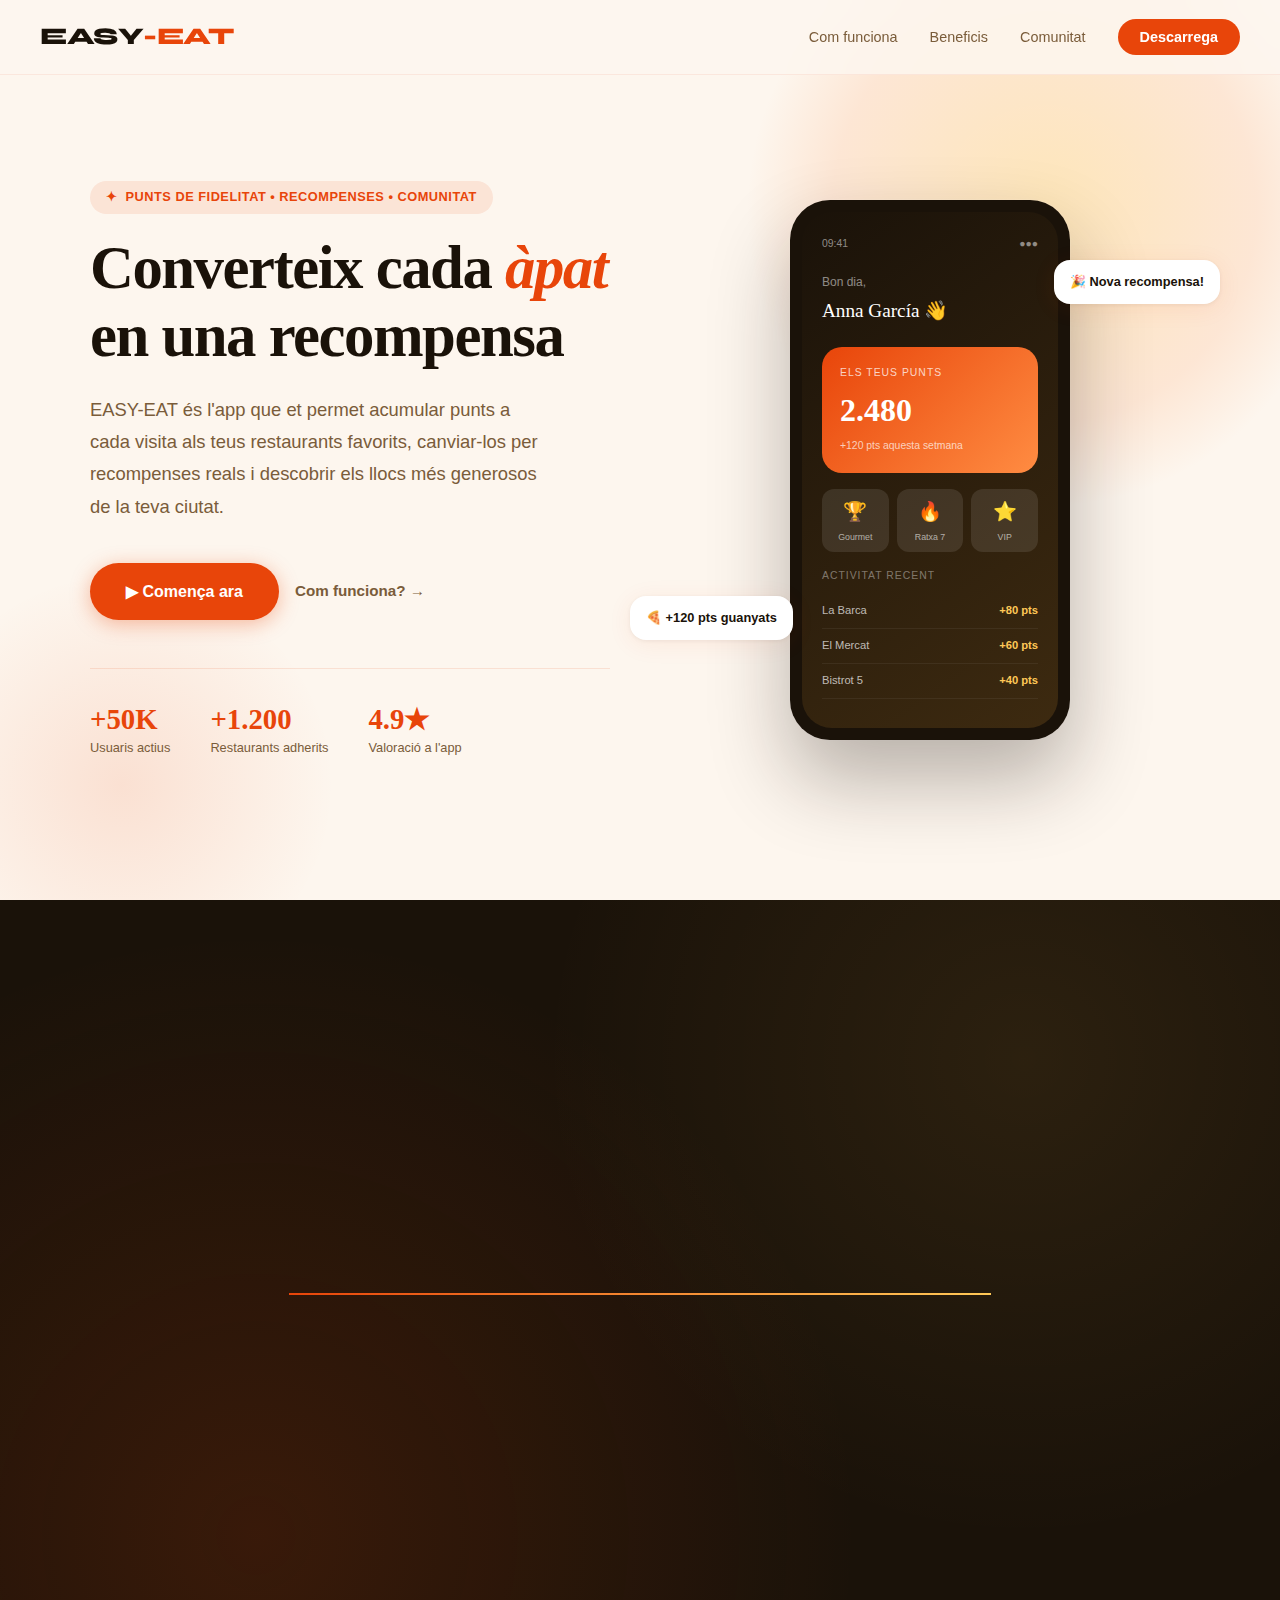
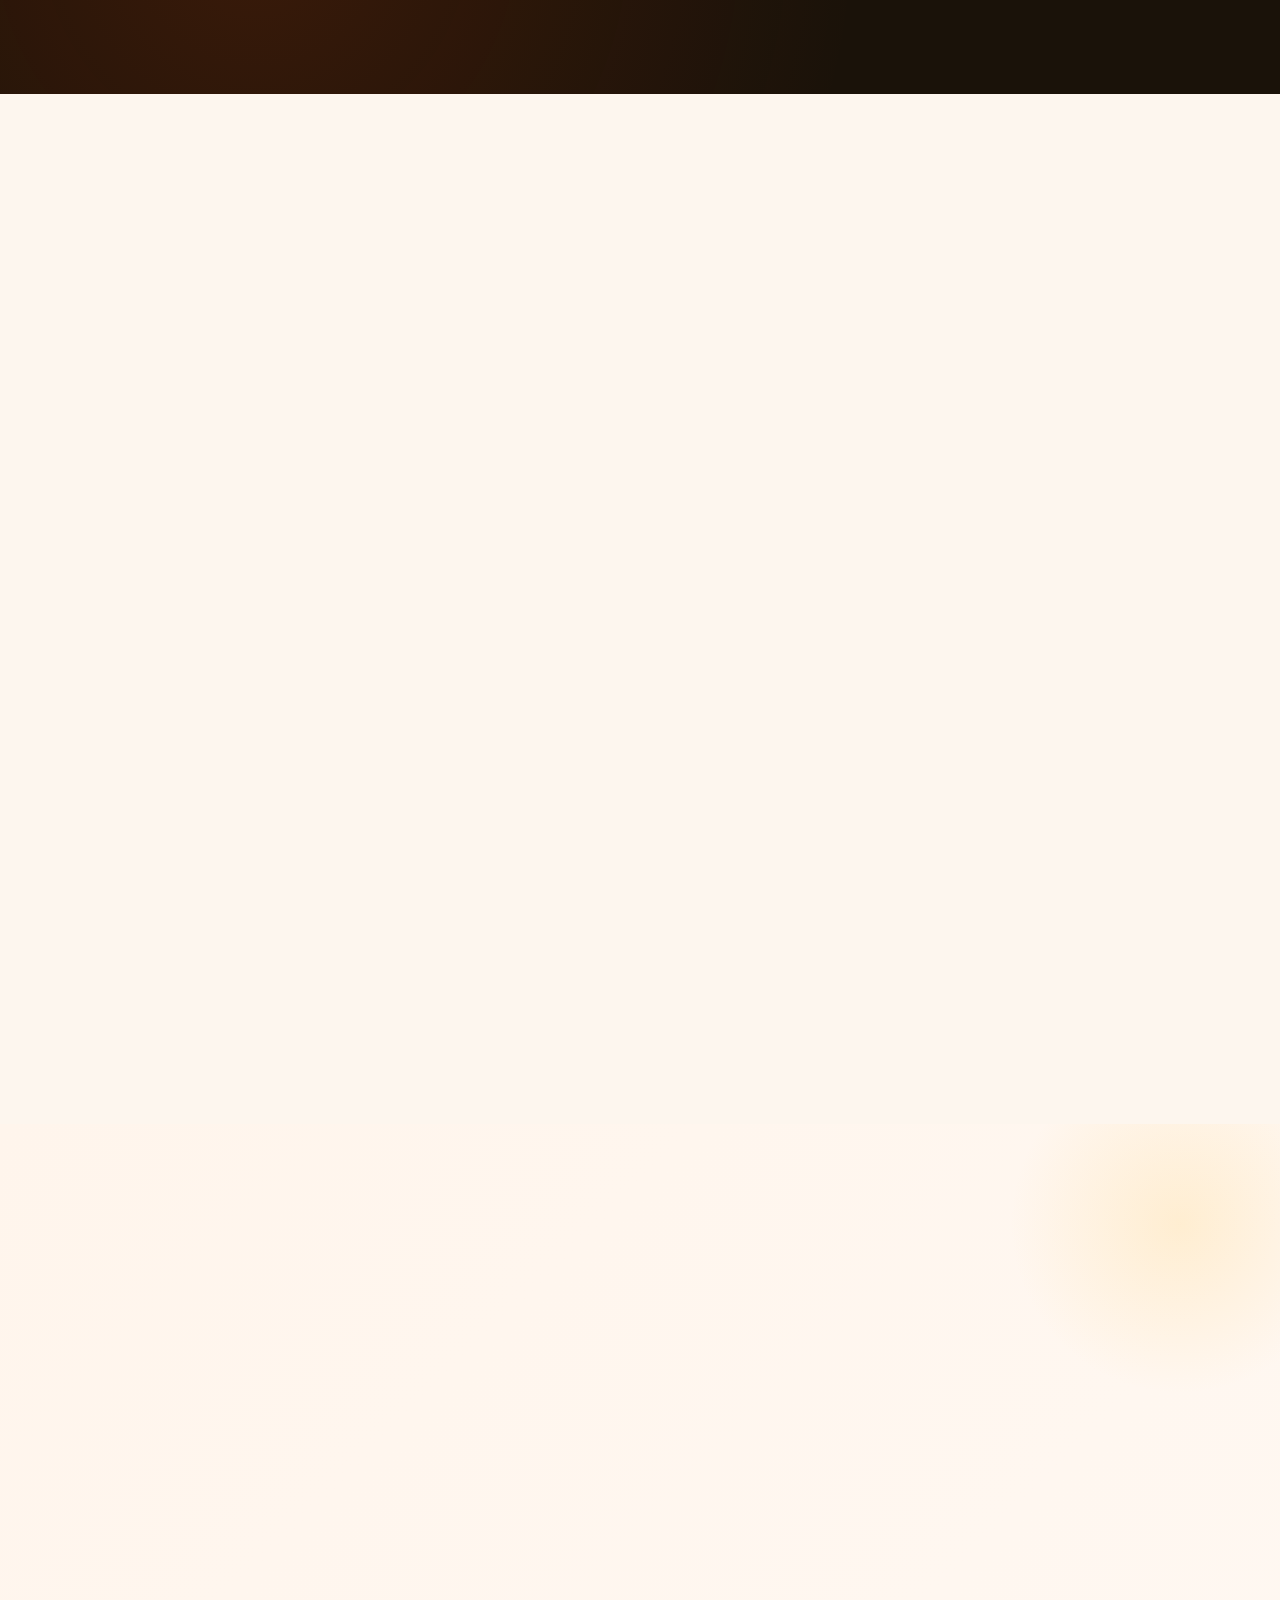
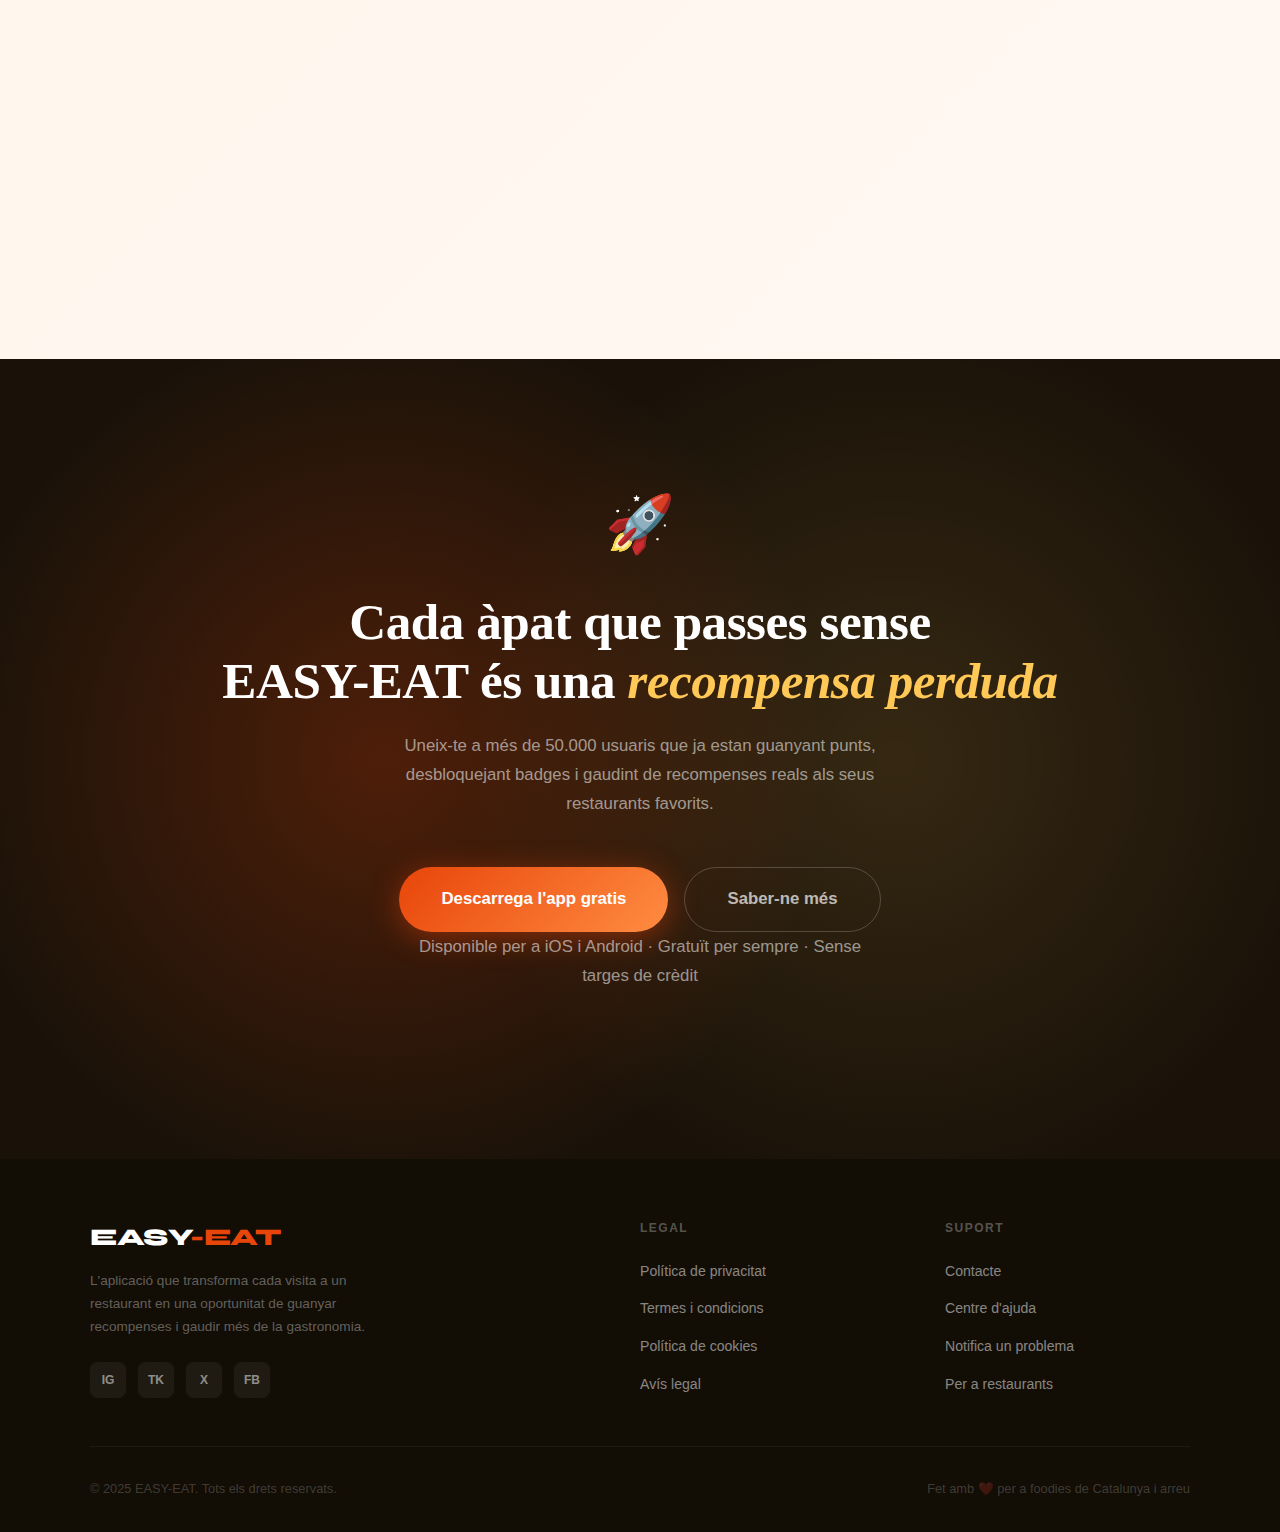
<file: public/index_customer.html>
<!DOCTYPE html>
<html lang="ca">
<head>
    <meta charset="UTF-8">
    <meta name="viewport" content="width=device-width, initial-scale=1.0">
    <title>EASY-EAT</title>
    <link href="https://fonts.googleapis.com/css2?family=Syne:wght@400;600;700;800&display=swap" rel="stylesheet">
    <style>
        /* =============================================
           VARIABLES I RESET
        ============================================= */
        :root {
            --color-primary: #E8450A;
            --color-secondary: #FF8C42;
            --color-accent: #FFC857;
            --color-dark: #1A1209;
            --color-dark-2: #2D1F0E;
            --color-warm-bg: #FDF6EE;
            --color-text: #2D1F0E;
            --color-text-muted: #7A5C3A;
            --color-white: #FFFFFF;
            --radius-sm: 8px;
            --radius-md: 16px;
            --radius-lg: 24px;
            --radius-xl: 40px;
            --shadow-card: 0 4px 24px rgba(232, 69, 10, 0.08), 0 1px 4px rgba(0,0,0,0.06);
            --shadow-card-hover: 0 12px 40px rgba(232, 69, 10, 0.18), 0 4px 12px rgba(0,0,0,0.08);
            --font-display: 'Georgia', 'Times New Roman', serif;
            --font-body: 'Trebuchet MS', 'Gill Sans', sans-serif;
            --transition: 0.3s cubic-bezier(0.4, 0, 0.2, 1);

            /* Logo Variables */
            --logo-text-color: var(--color-dark);
            --logo-accent-color: var(--color-primary);
        }

        *, *::before, *::after {
            box-sizing: border-box;
            margin: 0;
            padding: 0;
        }

        html {
            scroll-behavior: smooth;
        }

        body {
            font-family: var(--font-body);
            background: var(--color-warm-bg);
            color: var(--color-text);
            line-height: 1.6;
            overflow-x: hidden;
        }

        /* =============================================
           NAV
        ============================================= */
        nav {
            position: fixed;
            top: 0;
            left: 0;
            right: 0;
            z-index: 100;
            padding: 18px 40px;
            display: flex;
            align-items: center;
            justify-content: space-between;
            background: rgba(253, 246, 238, 0.85);
            backdrop-filter: blur(12px);
            -webkit-backdrop-filter: blur(12px);
            border-bottom: 1px solid rgba(232, 69, 10, 0.08);
            transition: var(--transition);
        }

        .logo {
            font-family: 'Syne', sans-serif;
            font-size: 1.5rem;
            font-weight: 800;
            color: var(--logo-text-color);
            text-decoration: none;
            letter-spacing: -0.5px;
            display: inline-flex;
            align-items: center;
        }

        .logo span {
            color: var(--logo-accent-color);
        }

        .nav-links {
            display: flex;
            gap: 32px;
            list-style: none;
        }

        .nav-links a {
            text-decoration: none;
            color: var(--color-text-muted);
            font-size: 0.9rem;
            font-weight: 500;
            transition: color var(--transition);
        }

        .nav-links a:hover {
            color: var(--color-primary);
        }

        .nav-cta {
            background: var(--color-primary);
            color: var(--color-white) !important;
            padding: 10px 22px;
            border-radius: var(--radius-xl);
            font-weight: 600 !important;
            transition: background var(--transition), transform var(--transition) !important;
        }

        .nav-cta:hover {
            background: var(--color-dark) !important;
            transform: translateY(-1px);
        }

        /* =============================================
           HERO
        ============================================= */
        .hero {
            min-height: 100vh;
            display: flex;
            align-items: center;
            padding: 120px 40px 80px;
            position: relative;
            overflow: hidden;
        }

        /* Decorative background blobs */
        .hero::before {
            content: '';
            position: absolute;
            top: -10%;
            right: -5%;
            width: 600px;
            height: 600px;
            background: radial-gradient(circle, rgba(255, 200, 87, 0.35) 0%, rgba(255, 140, 66, 0.15) 50%, transparent 70%);
            border-radius: 50%;
            pointer-events: none;
        }

        .hero::after {
            content: '';
            position: absolute;
            bottom: -15%;
            left: -10%;
            width: 500px;
            height: 500px;
            background: radial-gradient(circle, rgba(232, 69, 10, 0.12) 0%, transparent 60%);
            border-radius: 50%;
            pointer-events: none;
        }

        .hero-inner {
            max-width: 1100px;
            margin: 0 auto;
            width: 100%;
            display: grid;
            grid-template-columns: 1fr 1fr;
            gap: 60px;
            align-items: center;
            position: relative;
            z-index: 1;
        }

        .hero-badge {
            display: inline-flex;
            align-items: center;
            gap: 8px;
            background: rgba(232, 69, 10, 0.1);
            color: var(--color-primary);
            padding: 6px 16px;
            border-radius: var(--radius-xl);
            font-size: 0.8rem;
            font-weight: 600;
            letter-spacing: 0.5px;
            text-transform: uppercase;
            margin-bottom: 20px;
        }

        .hero-badge::before {
            content: '✦';
        }

        .hero h1 {
            font-family: var(--font-display);
            font-size: clamp(2.4rem, 5vw, 3.8rem);
            line-height: 1.12;
            color: var(--color-dark);
            margin-bottom: 24px;
            letter-spacing: -1.5px;
        }

        .hero h1 em {
            font-style: italic;
            color: var(--color-primary);
        }

        .hero p {
            font-size: 1.15rem;
            color: var(--color-text-muted);
            max-width: 460px;
            margin-bottom: 40px;
            line-height: 1.75;
        }

        .hero-actions {
            display: flex;
            gap: 16px;
            align-items: center;
            flex-wrap: wrap;
        }

        .btn-primary {
            background: var(--color-primary);
            color: var(--color-white);
            padding: 16px 36px;
            border-radius: var(--radius-xl);
            font-size: 1rem;
            font-weight: 700;
            text-decoration: none;
            border: none;
            cursor: pointer;
            display: inline-flex;
            align-items: center;
            gap: 8px;
            transition: all var(--transition);
            box-shadow: 0 4px 20px rgba(232, 69, 10, 0.35);
        }

        .btn-primary:hover {
            background: var(--color-dark);
            transform: translateY(-2px);
            box-shadow: 0 8px 30px rgba(232, 69, 10, 0.45);
        }

        .btn-secondary {
            color: var(--color-text-muted);
            font-size: 0.95rem;
            font-weight: 600;
            text-decoration: none;
            display: inline-flex;
            align-items: center;
            gap: 6px;
            transition: color var(--transition);
        }

        .btn-secondary:hover {
            color: var(--color-primary);
        }

        /* Hero visual: floating phone mockup */
        .hero-visual {
            display: flex;
            justify-content: center;
            align-items: center;
            position: relative;
        }

        .hero-phone {
            width: 280px;
            height: 540px;
            background: var(--color-dark);
            border-radius: 40px;
            padding: 12px;
            box-shadow: 0 40px 80px rgba(26, 18, 9, 0.3), 0 0 0 1px rgba(255,255,255,0.08);
            position: relative;
            animation: float 4s ease-in-out infinite;
        }

        @keyframes float {
            0%, 100% { transform: translateY(0px) rotate(-2deg); }
            50% { transform: translateY(-16px) rotate(-2deg); }
        }

        .hero-phone-screen {
            width: 100%;
            height: 100%;
            background: linear-gradient(145deg, #1A1209 0%, #3D2A10 100%);
            border-radius: 30px;
            overflow: hidden;
            position: relative;
            display: flex;
            flex-direction: column;
            padding: 24px 20px;
        }

        .phone-status-bar {
            display: flex;
            justify-content: space-between;
            font-size: 0.65rem;
            color: rgba(255,255,255,0.5);
            margin-bottom: 20px;
        }

        .phone-greeting {
            font-size: 0.75rem;
            color: rgba(255,255,255,0.5);
            margin-bottom: 4px;
        }

        .phone-name {
            font-family: var(--font-display);
            font-size: 1.2rem;
            color: white;
            margin-bottom: 20px;
        }

        .phone-points-card {
            background: linear-gradient(135deg, var(--color-primary), var(--color-secondary));
            border-radius: 20px;
            padding: 18px;
            margin-bottom: 16px;
        }

        .phone-points-label {
            font-size: 0.65rem;
            color: rgba(255,255,255,0.75);
            text-transform: uppercase;
            letter-spacing: 1px;
            margin-bottom: 4px;
        }

        .phone-points-value {
            font-family: var(--font-display);
            font-size: 2rem;
            color: white;
            font-weight: bold;
        }

        .phone-points-sub {
            font-size: 0.65rem;
            color: rgba(255,255,255,0.7);
            margin-top: 2px;
        }

        .phone-badges {
            display: flex;
            gap: 8px;
            margin-bottom: 16px;
        }

        .phone-badge-item {
            background: rgba(255,255,255,0.1);
            border-radius: 12px;
            padding: 8px 10px;
            text-align: center;
            flex: 1;
        }

        .phone-badge-icon {
            font-size: 1.2rem;
            display: block;
            margin-bottom: 2px;
        }

        .phone-badge-label {
            font-size: 0.55rem;
            color: rgba(255,255,255,0.6);
        }

        .phone-activity {
            flex: 1;
        }

        .phone-activity-title {
            font-size: 0.65rem;
            color: rgba(255,255,255,0.4);
            text-transform: uppercase;
            letter-spacing: 1px;
            margin-bottom: 10px;
        }

        .phone-activity-item {
            display: flex;
            justify-content: space-between;
            align-items: center;
            padding: 8px 0;
            border-bottom: 1px solid rgba(255,255,255,0.06);
        }

        .phone-activity-name {
            font-size: 0.7rem;
            color: rgba(255,255,255,0.7);
        }

        .phone-activity-pts {
            font-size: 0.7rem;
            color: var(--color-accent);
            font-weight: 600;
        }

        /* Floating cards around phone */
        .hero-float-card {
            position: absolute;
            background: white;
            border-radius: var(--radius-md);
            padding: 12px 16px;
            box-shadow: var(--shadow-card);
            font-size: 0.8rem;
            font-weight: 600;
            color: var(--color-dark);
            display: flex;
            align-items: center;
            gap: 8px;
            white-space: nowrap;
        }

        .float-card-1 {
            top: 60px;
            right: -30px;
            animation: float-card-1 3.5s ease-in-out infinite;
        }

        .float-card-2 {
            bottom: 100px;
            left: -40px;
            animation: float-card-2 4s ease-in-out infinite;
        }

        @keyframes float-card-1 {
            0%, 100% { transform: translateY(0); }
            50% { transform: translateY(-8px); }
        }
        @keyframes float-card-2 {
            0%, 100% { transform: translateY(0); }
            50% { transform: translateY(8px); }
        }

        /* Hero stats */
        .hero-stats {
            display: flex;
            gap: 40px;
            margin-top: 48px;
            padding-top: 36px;
            border-top: 1px solid rgba(232, 69, 10, 0.12);
        }

        .hero-stat-value {
            font-family: var(--font-display);
            font-size: 1.8rem;
            font-weight: bold;
            color: var(--color-primary);
            line-height: 1;
            margin-bottom: 4px;
        }

        .hero-stat-label {
            font-size: 0.8rem;
            color: var(--color-text-muted);
        }

        /* =============================================
           SECCIONS GENÈRIQUES
        ============================================= */
        section {
            padding: 100px 40px;
        }

        .section-inner {
            max-width: 1100px;
            margin: 0 auto;
        }

        .section-label {
            display: inline-flex;
            align-items: center;
            gap: 8px;
            font-size: 0.75rem;
            font-weight: 700;
            text-transform: uppercase;
            letter-spacing: 2px;
            color: var(--color-primary);
            margin-bottom: 16px;
        }

        .section-label::before {
            content: '';
            display: block;
            width: 24px;
            height: 2px;
            background: var(--color-primary);
        }

        .section-title {
            font-family: var(--font-display);
            font-size: clamp(1.8rem, 4vw, 2.8rem);
            line-height: 1.2;
            letter-spacing: -0.5px;
            color: var(--color-dark);
            margin-bottom: 16px;
        }

        .section-subtitle {
            font-size: 1.05rem;
            color: var(--color-text-muted);
            max-width: 520px;
            line-height: 1.7;
        }

        .section-header {
            margin-bottom: 64px;
        }

        /* =============================================
           COM FUNCIONA (3 PASSOS)
        ============================================= */
        .how-it-works {
            background: var(--color-dark);
            position: relative;
            overflow: hidden;
        }

        .how-it-works::before {
            content: '';
            position: absolute;
            top: 0; left: 0; right: 0; bottom: 0;
            background: 
                radial-gradient(circle at 20% 80%, rgba(232, 69, 10, 0.15) 0%, transparent 50%),
                radial-gradient(circle at 80% 20%, rgba(255, 200, 87, 0.08) 0%, transparent 40%);
            pointer-events: none;
        }

        .how-it-works .section-title,
        .how-it-works .section-subtitle {
            color: white;
        }

        .how-it-works .section-subtitle {
            color: rgba(255,255,255,0.55);
        }

        .how-steps {
            display: grid;
            grid-template-columns: repeat(3, 1fr);
            gap: 32px;
            position: relative;
            z-index: 1;
        }

        .how-steps::before {
            content: '';
            position: absolute;
            top: 60px;
            left: calc(16.66% + 16px);
            right: calc(16.66% + 16px);
            height: 2px;
            background: linear-gradient(to right, var(--color-primary), var(--color-accent));
            z-index: 0;
        }

        .how-step {
            background: rgba(255,255,255,0.05);
            border: 1px solid rgba(255,255,255,0.08);
            border-radius: var(--radius-lg);
            padding: 40px 32px;
            text-align: center;
            position: relative;
            transition: all var(--transition);
        }

        .how-step:hover {
            background: rgba(255,255,255,0.09);
            border-color: rgba(232, 69, 10, 0.4);
            transform: translateY(-4px);
        }

        .how-step-number {
            width: 56px;
            height: 56px;
            background: linear-gradient(135deg, var(--color-primary), var(--color-secondary));
            border-radius: 50%;
            display: flex;
            align-items: center;
            justify-content: center;
            font-family: var(--font-display);
            font-size: 1.3rem;
            font-weight: bold;
            color: white;
            margin: 0 auto 24px;
            position: relative;
            z-index: 1;
        }

        .how-step-icon {
            font-size: 2.5rem;
            margin-bottom: 16px;
            display: block;
        }

        .how-step h3 {
            font-family: var(--font-display);
            font-size: 1.3rem;
            color: white;
            margin-bottom: 12px;
        }

        .how-step p {
            font-size: 0.9rem;
            color: rgba(255,255,255,0.55);
            line-height: 1.7;
        }

        /* =============================================
           BENEFICIS
        ============================================= */
        .benefits {
            background: var(--color-warm-bg);
        }

        .benefits-grid {
            display: grid;
            grid-template-columns: repeat(2, 1fr);
            gap: 24px;
        }

        .benefit-card {
            background: var(--color-white);
            border-radius: var(--radius-lg);
            padding: 36px 32px;
            display: flex;
            gap: 20px;
            box-shadow: var(--shadow-card);
            transition: all var(--transition);
            border: 1px solid rgba(232, 69, 10, 0.06);
        }

        .benefit-card:hover {
            box-shadow: var(--shadow-card-hover);
            transform: translateY(-4px);
            border-color: rgba(232, 69, 10, 0.2);
        }

        .benefit-icon-wrap {
            width: 52px;
            height: 52px;
            min-width: 52px;
            border-radius: var(--radius-md);
            display: flex;
            align-items: center;
            justify-content: center;
            font-size: 1.5rem;
        }

        .icon-orange { background: rgba(232, 69, 10, 0.1); }
        .icon-yellow { background: rgba(255, 200, 87, 0.2); }
        .icon-red    { background: rgba(255, 80, 50, 0.1); }
        .icon-green  { background: rgba(80, 180, 120, 0.1); }
        .icon-blue   { background: rgba(80, 140, 220, 0.1); }

        .benefit-content h3 {
            font-family: var(--font-display);
            font-size: 1.15rem;
            color: var(--color-dark);
            margin-bottom: 8px;
        }

        .benefit-content p {
            font-size: 0.9rem;
            color: var(--color-text-muted);
            line-height: 1.65;
        }

        /* =============================================
           GAMIFICACIÓ
        ============================================= */
        .gamification {
            background: linear-gradient(135deg, #FFF5EC 0%, #FFF8F2 100%);
            position: relative;
            overflow: hidden;
        }

        .gamification::before {
            content: '';
            position: absolute;
            top: -100px; right: -100px;
            width: 400px; height: 400px;
            background: radial-gradient(circle, rgba(255, 200, 87, 0.2) 0%, transparent 60%);
            border-radius: 50%;
        }

        .gamification-inner {
            display: grid;
            grid-template-columns: 1fr 1fr;
            gap: 80px;
            align-items: center;
            position: relative;
            z-index: 1;
        }

        .badges-showcase {
            display: grid;
            grid-template-columns: repeat(3, 1fr);
            gap: 16px;
        }

        .badge-item {
            background: white;
            border-radius: var(--radius-md);
            padding: 20px 16px;
            text-align: center;
            box-shadow: var(--shadow-card);
            transition: all var(--transition);
        }

        .badge-item:hover {
            transform: translateY(-4px) scale(1.03);
            box-shadow: var(--shadow-card-hover);
        }

        .badge-item-icon {
            font-size: 2rem;
            display: block;
            margin-bottom: 8px;
        }

        .badge-item-name {
            font-size: 0.75rem;
            font-weight: 600;
            color: var(--color-dark);
            display: block;
            margin-bottom: 4px;
        }

        .badge-item-desc {
            font-size: 0.65rem;
            color: var(--color-text-muted);
        }

        .badge-item.locked {
            opacity: 0.45;
            filter: grayscale(0.5);
        }

        .progress-bar-wrap {
            margin-top: 32px;
            background: rgba(232, 69, 10, 0.08);
            border-radius: var(--radius-xl);
            height: 10px;
            overflow: hidden;
        }

        .progress-bar {
            height: 100%;
            background: linear-gradient(to right, var(--color-primary), var(--color-accent));
            border-radius: var(--radius-xl);
            width: 62%;
            position: relative;
        }

        .progress-label {
            display: flex;
            justify-content: space-between;
            font-size: 0.8rem;
            color: var(--color-text-muted);
            margin-bottom: 8px;
        }

        .progress-label strong {
            color: var(--color-primary);
        }

        .gamification-features {
            display: flex;
            flex-direction: column;
            gap: 24px;
            margin-top: 32px;
        }

        .gamification-feature {
            display: flex;
            align-items: flex-start;
            gap: 16px;
        }

        .gamification-feature-icon {
            width: 44px;
            height: 44px;
            min-width: 44px;
            background: linear-gradient(135deg, var(--color-primary), var(--color-secondary));
            border-radius: var(--radius-sm);
            display: flex;
            align-items: center;
            justify-content: center;
            font-size: 1.1rem;
        }

        .gamification-feature h4 {
            font-family: var(--font-display);
            font-size: 1rem;
            color: var(--color-dark);
            margin-bottom: 4px;
        }

        .gamification-feature p {
            font-size: 0.85rem;
            color: var(--color-text-muted);
            line-height: 1.6;
        }

        /* =============================================
           CTA FINAL
        ============================================= */
        .final-cta {
            background: var(--color-dark);
            position: relative;
            overflow: hidden;
            text-align: center;
            padding: 120px 40px;
        }

        .final-cta::before {
            content: '';
            position: absolute;
            top: 0; left: 0; right: 0; bottom: 0;
            background:
                radial-gradient(circle at 30% 50%, rgba(232, 69, 10, 0.25) 0%, transparent 45%),
                radial-gradient(circle at 70% 50%, rgba(255, 200, 87, 0.12) 0%, transparent 45%);
            pointer-events: none;
        }

        .final-cta-inner {
            position: relative;
            z-index: 1;
        }

        .final-cta-emoji {
            font-size: 3.5rem;
            display: block;
            margin-bottom: 24px;
        }

        .final-cta h2 {
            font-family: var(--font-display);
            font-size: clamp(2rem, 5vw, 3.2rem);
            color: white;
            line-height: 1.15;
            letter-spacing: -0.5px;
            margin-bottom: 20px;
        }

        .final-cta h2 em {
            color: var(--color-accent);
            font-style: italic;
        }

        .final-cta p {
            font-size: 1.05rem;
            color: rgba(255,255,255,0.55);
            max-width: 480px;
            margin: 0 auto 48px;
            line-height: 1.75;
        }

        .cta-buttons {
            display: flex;
            gap: 16px;
            justify-content: center;
            flex-wrap: wrap;
        }

        .btn-cta {
            background: linear-gradient(135deg, var(--color-primary), var(--color-secondary));
            color: var(--color-white);
            padding: 18px 42px;
            border-radius: var(--radius-xl);
            font-size: 1.05rem;
            font-weight: 700;
            text-decoration: none;
            display: inline-flex;
            align-items: center;
            gap: 10px;
            transition: all var(--transition);
            box-shadow: 0 6px 30px rgba(232, 69, 10, 0.45);
        }

        .btn-cta:hover {
            transform: translateY(-3px) scale(1.02);
            box-shadow: 0 12px 40px rgba(232, 69, 10, 0.55);
        }

        .btn-cta-ghost {
            background: transparent;
            color: rgba(255,255,255,0.7);
            padding: 18px 42px;
            border-radius: var(--radius-xl);
            font-size: 1.05rem;
            font-weight: 600;
            text-decoration: none;
            border: 1px solid rgba(255,255,255,0.2);
            display: inline-flex;
            align-items: center;
            gap: 10px;
            transition: all var(--transition);
        }

        .btn-cta-ghost:hover {
            background: rgba(255,255,255,0.08);
            border-color: rgba(255,255,255,0.4);
            color: white;
            transform: translateY(-2px);
        }

        .final-cta-note {
            margin-top: 24px;
            font-size: 0.8rem;
            color: rgba(255,255,255,0.3);
        }

        /* =============================================
           FOOTER
        ============================================= */
        footer {
            background: #120D05;
            padding: 60px 40px 32px;
        }

        .footer-inner {
            max-width: 1100px;
            margin: 0 auto;
        }

        .footer-top {
            display: grid;
            grid-template-columns: 2fr 1fr 1fr;
            gap: 60px;
            padding-bottom: 48px;
            border-bottom: 1px solid rgba(255,255,255,0.06);
            margin-bottom: 32px;
        }

        .footer-brand-name {
            font-family: var(--font-display);
            font-size: 1.5rem;
            color: var(--color-primary);
            font-weight: bold;
            margin-bottom: 12px;
            display: block;
        }

        .footer-brand-name span { color: var(--color-accent); }

        .footer-brand-desc {
            font-size: 0.85rem;
            color: rgba(255,255,255,0.35);
            line-height: 1.7;
            max-width: 280px;
            margin-bottom: 24px;
        }

        .footer-social {
            display: flex;
            gap: 12px;
        }

        .footer-social a {
            width: 36px;
            height: 36px;
            background: rgba(255,255,255,0.06);
            border-radius: var(--radius-sm);
            display: flex;
            align-items: center;
            justify-content: center;
            color: rgba(255,255,255,0.5);
            text-decoration: none;
            font-size: 0.75rem;
            font-weight: 600;
            transition: all var(--transition);
        }

        .footer-social a:hover {
            background: var(--color-primary);
            color: white;
        }

        .footer-col-title {
            font-size: 0.75rem;
            font-weight: 700;
            text-transform: uppercase;
            letter-spacing: 1.5px;
            color: rgba(255,255,255,0.3);
            margin-bottom: 20px;
        }

        .footer-links {
            list-style: none;
            display: flex;
            flex-direction: column;
            gap: 12px;
        }

        .footer-links a {
            text-decoration: none;
            font-size: 0.88rem;
            color: rgba(255,255,255,0.5);
            transition: color var(--transition);
        }

        .footer-links a:hover {
            color: white;
        }

        .footer-bottom {
            display: flex;
            justify-content: space-between;
            align-items: center;
            font-size: 0.8rem;
            color: rgba(255,255,255,0.2);
            flex-wrap: wrap;
            gap: 8px;
        }

        /* =============================================
           RESPONSIVE
        ============================================= */
        @media (max-width: 900px) {
            nav { padding: 16px 24px; }
            .nav-links { display: none; }

            section { padding: 72px 24px; }

            .hero { padding: 100px 24px 60px; }

            .hero-inner {
                grid-template-columns: 1fr;
                gap: 48px;
            }

            .hero-visual { order: -1; }
            .hero-phone { width: 220px; height: 420px; }

            .hero-stats {
                gap: 24px;
                margin-top: 36px;
                padding-top: 28px;
            }

            .how-steps {
                grid-template-columns: 1fr;
                gap: 20px;
            }

            .how-steps::before { display: none; }

            .benefits-grid {
                grid-template-columns: 1fr;
            }

            .gamification-inner {
                grid-template-columns: 1fr;
                gap: 48px;
            }

            .footer-top {
                grid-template-columns: 1fr;
                gap: 36px;
            }

            .footer-bottom {
                flex-direction: column;
                align-items: flex-start;
            }
        }

        @media (max-width: 600px) {
            .hero h1 { font-size: 2.2rem; }
            .cta-buttons { flex-direction: column; align-items: stretch; }
            .btn-cta, .btn-cta-ghost { justify-content: center; }
            .hero-stats { flex-wrap: wrap; gap: 20px; }
            .badges-showcase { grid-template-columns: repeat(2, 1fr); }
        }

        /* =============================================
           ANIMACIONS SCROLL
        ============================================= */
        .animate-on-scroll {
            opacity: 0;
            transform: translateY(28px);
            transition: opacity 0.6s ease, transform 0.6s ease;
        }

        .animate-on-scroll.visible {
            opacity: 1;
            transform: translateY(0);
        }

        .delay-1 { transition-delay: 0.1s; }
        .delay-2 { transition-delay: 0.2s; }
        .delay-3 { transition-delay: 0.3s; }
        .delay-4 { transition-delay: 0.4s; }
        .delay-5 { transition-delay: 0.5s; }

    </style>
</head>
<body>

    <!-- =============================================
         NAVEGACIÓ
    ============================================= -->
    <nav>
        <a href="#" class="logo">EASY<span>-EAT</span></a>
        <ul class="nav-links">
            <li><a href="#com-funciona">Com funciona</a></li>
            <li><a href="#beneficis">Beneficis</a></li>
            <li><a href="#comunitat">Comunitat</a></li>
            <li><a href="#descarrega" class="nav-cta">Descarrega</a></li>
        </ul>
    </nav>

    <!-- =============================================
         HERO
    ============================================= -->
    <section class="hero">
        <div class="hero-inner">

            <!-- Text principal -->
            <div class="hero-content">
                <div class="hero-badge">Punts de fidelitat &#8226; Recompenses &#8226; Comunitat</div>
                <h1>Converteix cada <em>àpat</em> en una recompensa</h1>
                <p>EASY-EAT és l'app que et permet acumular punts a cada visita als teus restaurants favorits, canviar-los per recompenses reals i descobrir els llocs més generosos de la teva ciutat.</p>

                <div class="hero-actions">
                    <a href="#descarrega" class="btn-primary">
                        &#x25B6; Comença ara
                    </a>
                    <a href="#com-funciona" class="btn-secondary">
                        Com funciona? →
                    </a>
                </div>

                <div class="hero-stats">
                    <div>
                        <div class="hero-stat-value">+50K</div>
                        <div class="hero-stat-label">Usuaris actius</div>
                    </div>
                    <div>
                        <div class="hero-stat-value">+1.200</div>
                        <div class="hero-stat-label">Restaurants adherits</div>
                    </div>
                    <div>
                        <div class="hero-stat-value">4.9★</div>
                        <div class="hero-stat-label">Valoració a l'app</div>
                    </div>
                </div>
            </div>

            <!-- Visual: mockup mòbil -->
            <div class="hero-visual">
                <div class="hero-phone">
                    <div class="hero-phone-screen">
                        <div class="phone-status-bar">
                            <span>09:41</span>
                            <span>●●●</span>
                        </div>
                        <div class="phone-greeting">Bon dia,</div>
                        <div class="phone-name">Anna García 👋</div>

                        <div class="phone-points-card">
                            <div class="phone-points-label">Els teus punts</div>
                            <div class="phone-points-value">2.480</div>
                            <div class="phone-points-sub">+120 pts aquesta setmana</div>
                        </div>

                        <div class="phone-badges">
                            <div class="phone-badge-item">
                                <span class="phone-badge-icon">🏆</span>
                                <div class="phone-badge-label">Gourmet</div>
                            </div>
                            <div class="phone-badge-item">
                                <span class="phone-badge-icon">🔥</span>
                                <div class="phone-badge-label">Ratxa 7</div>
                            </div>
                            <div class="phone-badge-item">
                                <span class="phone-badge-icon">⭐</span>
                                <div class="phone-badge-label">VIP</div>
                            </div>
                        </div>

                        <div class="phone-activity">
                            <div class="phone-activity-title">Activitat recent</div>
                            <div class="phone-activity-item">
                                <span class="phone-activity-name">La Barca</span>
                                <span class="phone-activity-pts">+80 pts</span>
                            </div>
                            <div class="phone-activity-item">
                                <span class="phone-activity-name">El Mercat</span>
                                <span class="phone-activity-pts">+60 pts</span>
                            </div>
                            <div class="phone-activity-item">
                                <span class="phone-activity-name">Bistrot 5</span>
                                <span class="phone-activity-pts">+40 pts</span>
                            </div>
                        </div>
                    </div>
                </div>

                <!-- Targetes flotants -->
                <div class="hero-float-card float-card-1">
                    🎉 Nova recompensa!
                </div>
                <div class="hero-float-card float-card-2">
                    🍕 +120 pts guanyats
                </div>
            </div>

        </div>
    </section>

    <!-- =============================================
         COM FUNCIONA
    ============================================= -->
    <section class="how-it-works" id="com-funciona">
        <div class="section-inner">
            <div class="section-header animate-on-scroll">
                <div class="section-label" style="color:rgba(255,200,87,0.8)">
                    <span style="background:rgba(255,200,87,0.6); height:2px; width:24px; display:block;"></span>
                    Com funciona
                </div>
                <h2 class="section-title">Tres passos, infinites recompenses</h2>
                <p class="section-subtitle">El procés és senzill i intuïtiu. En menys d'un minut ja estàs guanyant punts al teu proper àpat.</p>
            </div>

            <div class="how-steps">
                <div class="how-step animate-on-scroll delay-1">
                    <div class="how-step-number">1</div>
                    <span class="how-step-icon">🍽️</span>
                    <h3>Visita un restaurant</h3>
                    <p>Troba restaurants adherits a EASY-EAT a la teva zona. Fes la comanda i gaudeix del teu àpat com sempre.</p>
                </div>

                <div class="how-step animate-on-scroll delay-2">
                    <div class="how-step-number">2</div>
                    <span class="how-step-icon">⭐</span>
                    <h3>Acumula punts</h3>
                    <p>Escaneja el codi QR o connecta't automàticament. Cada euro gastat es transforma en punts al teu perfil.</p>
                </div>

                <div class="how-step animate-on-scroll delay-3">
                    <div class="how-step-number">3</div>
                    <span class="how-step-icon">🎁</span>
                    <h3>Canvia'ls per recompenses</h3>
                    <p>Usa els teus punts per obtenir descomptes, plats gratuïts, experiències exclusives i molt més.</p>
                </div>
            </div>
        </div>
    </section>

    <!-- =============================================
         BENEFICIS
    ============================================= -->
    <section class="benefits" id="beneficis">
        <div class="section-inner">
            <div class="section-header animate-on-scroll">
                <div class="section-label">Beneficis</div>
                <h2 class="section-title">Tot el que guanyes amb EASY-EAT</h2>
                <p class="section-subtitle">Hem dissenyat cada funcionalitat pensant en la teva experiència com a client. Aquí tens el que t'espera.</p>
            </div>

            <div class="benefits-grid">

                <div class="benefit-card animate-on-scroll delay-1">
                    <div class="benefit-icon-wrap icon-orange">🪙</div>
                    <div class="benefit-content">
                        <h3>Acumula punts a cada visita</h3>
                        <p>Cada àpat suma. Cada euro gastat es converteix en punts que es van acumulant al teu compte personal, sense data de caducitat.</p>
                    </div>
                </div>

                <div class="benefit-card animate-on-scroll delay-2">
                    <div class="benefit-icon-wrap icon-yellow">🎁</div>
                    <div class="benefit-content">
                        <h3>Canvia punts per recompenses reals</h3>
                        <p>Bescanvia els teus punts per descomptes, postres gratis, menús exclusius o experiències gastronòmiques úniques.</p>
                    </div>
                </div>

                <div class="benefit-card animate-on-scroll delay-3">
                    <div class="benefit-icon-wrap icon-red">🔔</div>
                    <div class="benefit-content">
                        <h3>Rep notificacions de promocions</h3>
                        <p>Activa les alertes i sigues el primer en assabentar-te d'ofertes exclusives, dies especials i promocions limitades als teus restaurants favorits.</p>
                    </div>
                </div>

                <div class="benefit-card animate-on-scroll delay-4">
                    <div class="benefit-icon-wrap icon-green">⭐</div>
                    <div class="benefit-content">
                        <h3>Valora restaurants i guanya punts extra</h3>
                        <p>La teva opinió val! Deixa valoracions honestes i detallades i acumula punts bonus que et permetran arribar a recompenses més ràpid.</p>
                    </div>
                </div>

                <div class="benefit-card animate-on-scroll delay-5">
                    <div class="benefit-icon-wrap icon-blue">🏆</div>
                    <div class="benefit-content">
                        <h3>Consulta el rànquing dels restaurants</h3>
                        <p>Descobreix quins restaurants ofereixen més punts, les millors promocions i les experiències millor valorades per la comunitat.</p>
                    </div>
                </div>

                <div class="benefit-card animate-on-scroll delay-1">
                    <div class="benefit-icon-wrap icon-orange">🗺️</div>
                    <div class="benefit-content">
                        <h3>Explora nous llocs amb punts bonus</h3>
                        <p>Prova restaurants nous amb incentius especials de benvinguda. EASY-EAT et premia per la teva curiositat gastronòmica.</p>
                    </div>
                </div>

            </div>
        </div>
    </section>

    <!-- =============================================
         GAMIFICACIÓ I COMUNITAT
    ============================================= -->
    <section class="gamification" id="comunitat">
        <div class="section-inner">
            <div class="gamification-inner">

                <!-- Mostrador de badges -->
                <div class="animate-on-scroll">
                    <div class="section-label">Gamificació</div>
                    <h2 class="section-title" style="margin-bottom: 32px;">Guanya badges,<br>supera-te a tu mateix</h2>

                    <div class="badges-showcase">
                        <div class="badge-item animate-on-scroll delay-1">
                            <span class="badge-item-icon">🍕</span>
                            <span class="badge-item-name">Pizzer Mestre</span>
                            <span class="badge-item-desc">10 pizzeries visitades</span>
                        </div>
                        <div class="badge-item animate-on-scroll delay-2">
                            <span class="badge-item-icon">🔥</span>
                            <span class="badge-item-name">Ratxa de foc</span>
                            <span class="badge-item-desc">7 dies seguits</span>
                        </div>
                        <div class="badge-item animate-on-scroll delay-3">
                            <span class="badge-item-icon">🏆</span>
                            <span class="badge-item-name">Gourmet VIP</span>
                            <span class="badge-item-desc">5.000 punts acumulats</span>
                        </div>
                        <div class="badge-item locked animate-on-scroll delay-4">
                            <span class="badge-item-icon">🌟</span>
                            <span class="badge-item-name">Crític Expert</span>
                            <span class="badge-item-desc">50 valoracions</span>
                        </div>
                        <div class="badge-item locked animate-on-scroll delay-5">
                            <span class="badge-item-icon">🦁</span>
                            <span class="badge-item-name">Explorador</span>
                            <span class="badge-item-desc">25 ciutats visites</span>
                        </div>
                        <div class="badge-item locked animate-on-scroll delay-2">
                            <span class="badge-item-icon">💎</span>
                            <span class="badge-item-name">Diamond</span>
                            <span class="badge-item-desc">Nivell màxim</span>
                        </div>
                    </div>

                    <div style="margin-top: 32px;">
                        <div class="progress-label">
                            <span>Progrés al nivell Gourmet VIP</span>
                            <strong>2.480 / 5.000 pts</strong>
                        </div>
                        <div class="progress-bar-wrap">
                            <div class="progress-bar"></div>
                        </div>
                    </div>
                </div>

                <!-- Característiques de la comunitat -->
                <div class="animate-on-scroll delay-2">
                    <div class="section-label">Comunitat</div>
                    <h2 class="section-title" style="margin-bottom: 32px;">Forma part d'una<br>comunitat gastronòmica</h2>
                    <p class="section-subtitle" style="margin-bottom: 0;">Milers de persones com tu comparteixen la passió per la bona taula. Connecta, descobreix i inspira't.</p>

                    <div class="gamification-features">
                        <div class="gamification-feature">
                            <div class="gamification-feature-icon">📊</div>
                            <div>
                                <h4>Segueix el teu progrés</h4>
                                <p>Visualitza l'evolució dels teus punts, badges i visites amb gràfics clars i detallats.</p>
                            </div>
                        </div>
                        <div class="gamification-feature">
                            <div class="gamification-feature-icon">❤️</div>
                            <div>
                                <h4>Segueix els teus restaurants favorits</h4>
                                <p>Rep actualitzacions, nous plats i ofertes exclusives dels establiments que més t'agraden.</p>
                            </div>
                        </div>
                        <div class="gamification-feature">
                            <div class="gamification-feature-icon">👥</div>
                            <div>
                                <h4>Connecta amb altres foodies</h4>
                                <p>Comparteix descobriments, compara rànquings amb amics i celebra les vostres fites gastronòmiques.</p>
                            </div>
                        </div>
                        <div class="gamification-feature">
                            <div class="gamification-feature-icon">🎯</div>
                            <div>
                                <h4>Reptes i missions setmanals</h4>
                                <p>Completa reptes especials per multiplicar els teus punts i desbloquejar recompenses exclusives.</p>
                            </div>
                        </div>
                    </div>
                </div>

            </div>
        </div>
    </section>

    <!-- =============================================
         CTA FINAL
    ============================================= -->
    <section class="final-cta" id="descarrega">
        <div class="section-inner final-cta-inner">
            <span class="final-cta-emoji">🚀</span>
            <h2>Cada àpat que passes sense<br>EASY-EAT és una <em>recompensa perduda</em></h2>
            <p>Uneix-te a més de 50.000 usuaris que ja estan guanyant punts, desbloquejant badges i gaudint de recompenses reals als seus restaurants favorits.</p>

            <div class="cta-buttons">
                <a href="#" class="btn-cta">
                    Descarrega l'app gratis
                </a>
                <a href="#com-funciona" class="btn-cta-ghost">
                    Saber-ne més
                </a>
            </div>

            <p class="final-cta-note">Disponible per a iOS i Android · Gratuït per sempre · Sense targes de crèdit</p>
        </div>
    </section>

    <!-- =============================================
         FOOTER
    ============================================= -->
    <footer>
        <div class="footer-inner">
            <div class="footer-top">

                <!-- Marca -->
                <div>
                    <a href="#" class="logo" style="color: var(--color-white); margin-bottom: 12px; display: block;">EASY<span style="color: var(--color-primary);">-EAT</span></a>
                    <p class="footer-brand-desc">L'aplicació que transforma cada visita a un restaurant en una oportunitat de guanyar recompenses i gaudir més de la gastronomia.</p>
                    <div class="footer-social">
                        <a href="#" title="Instagram">IG</a>
                        <a href="#" title="TikTok">TK</a>
                        <a href="#" title="Twitter/X">X</a>
                        <a href="#" title="Facebook">FB</a>
                    </div>
                </div>

                <!-- Enllaços legals -->
                <div>
                    <div class="footer-col-title">Legal</div>
                    <ul class="footer-links">
                        <li><a href="#">Política de privacitat</a></li>
                        <li><a href="#">Termes i condicions</a></li>
                        <li><a href="#">Política de cookies</a></li>
                        <li><a href="#">Avís legal</a></li>
                    </ul>
                </div>

                <!-- Contacte i suport -->
                <div>
                    <div class="footer-col-title">Suport</div>
                    <ul class="footer-links">
                        <li><a href="#">Contacte</a></li>
                        <li><a href="#">Centre d'ajuda</a></li>
                        <li><a href="#">Notifica un problema</a></li>
                        <li><a href="#">Per a restaurants</a></li>
                    </ul>
                </div>

            </div>

            <div class="footer-bottom">
                <span>© 2025 EASY-EAT. Tots els drets reservats.</span>
                <span>Fet amb ❤️ per a foodies de Catalunya i arreu</span>
            </div>
        </div>
    </footer>

    <!-- =============================================
         JAVASCRIPT: Animacions scroll
    ============================================= -->
    <script>
        // Intersection Observer per a animacions en scroll
        const observerOptions = {
            threshold: 0.12,
            rootMargin: '0px 0px -40px 0px'
        };

        const observer = new IntersectionObserver((entries) => {
            entries.forEach(entry => {
                if (entry.isIntersecting) {
                    entry.target.classList.add('visible');
                    observer.unobserve(entry.target);
                }
            });
        }, observerOptions);

        // Observa tots els elements amb classe animate-on-scroll
        document.querySelectorAll('.animate-on-scroll').forEach(el => {
            observer.observe(el);
        });

        // Scroll suau per a ancles
        document.querySelectorAll('a[href^="#"]').forEach(anchor => {
            anchor.addEventListener('click', function(e) {
                const target = document.querySelector(this.getAttribute('href'));
                if (target) {
                    e.preventDefault();
                    target.scrollIntoView({ behavior: 'smooth', block: 'start' });
                }
            });
        });

        // Nav: afegir ombra en scroll
        window.addEventListener('scroll', () => {
            const nav = document.querySelector('nav');
            if (window.scrollY > 20) {
                nav.style.boxShadow = '0 2px 20px rgba(0,0,0,0.08)';
            } else {
                nav.style.boxShadow = 'none';
            }
        });
    </script>

</body>
</html>
</file>
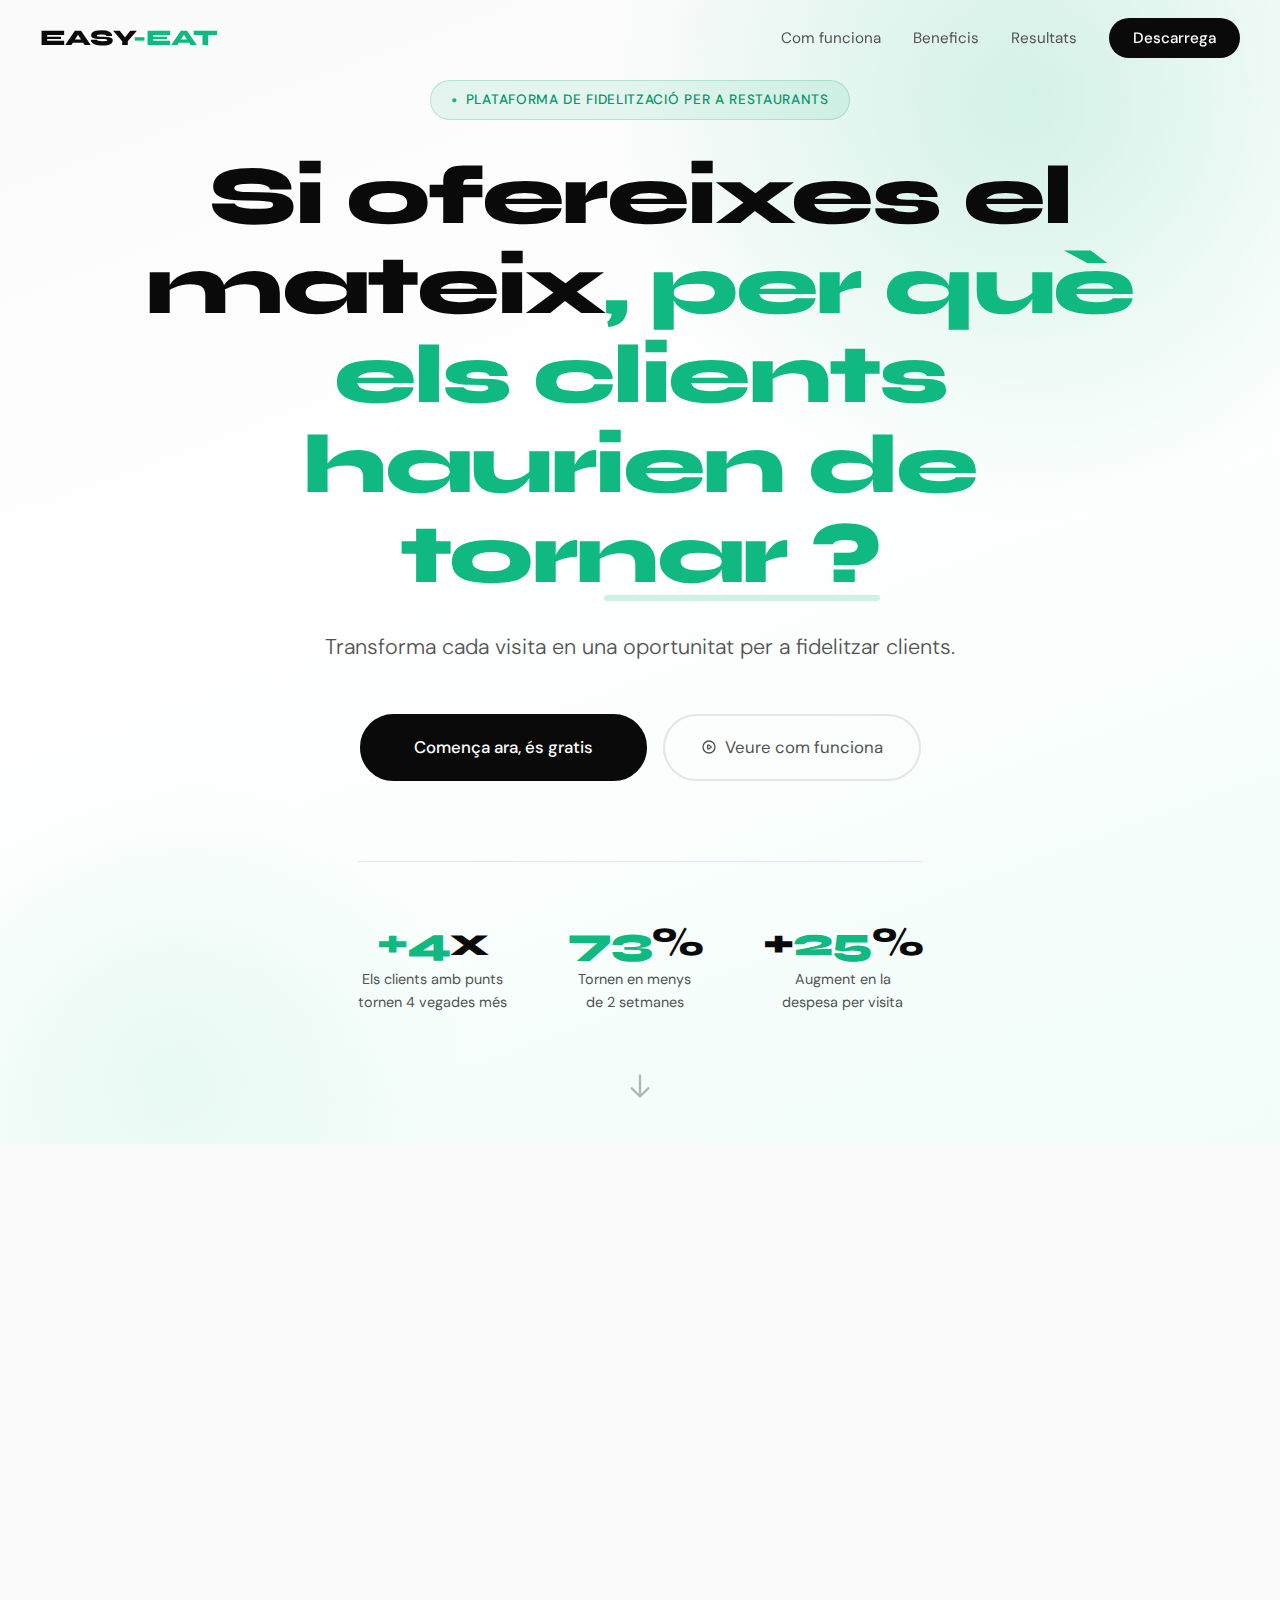
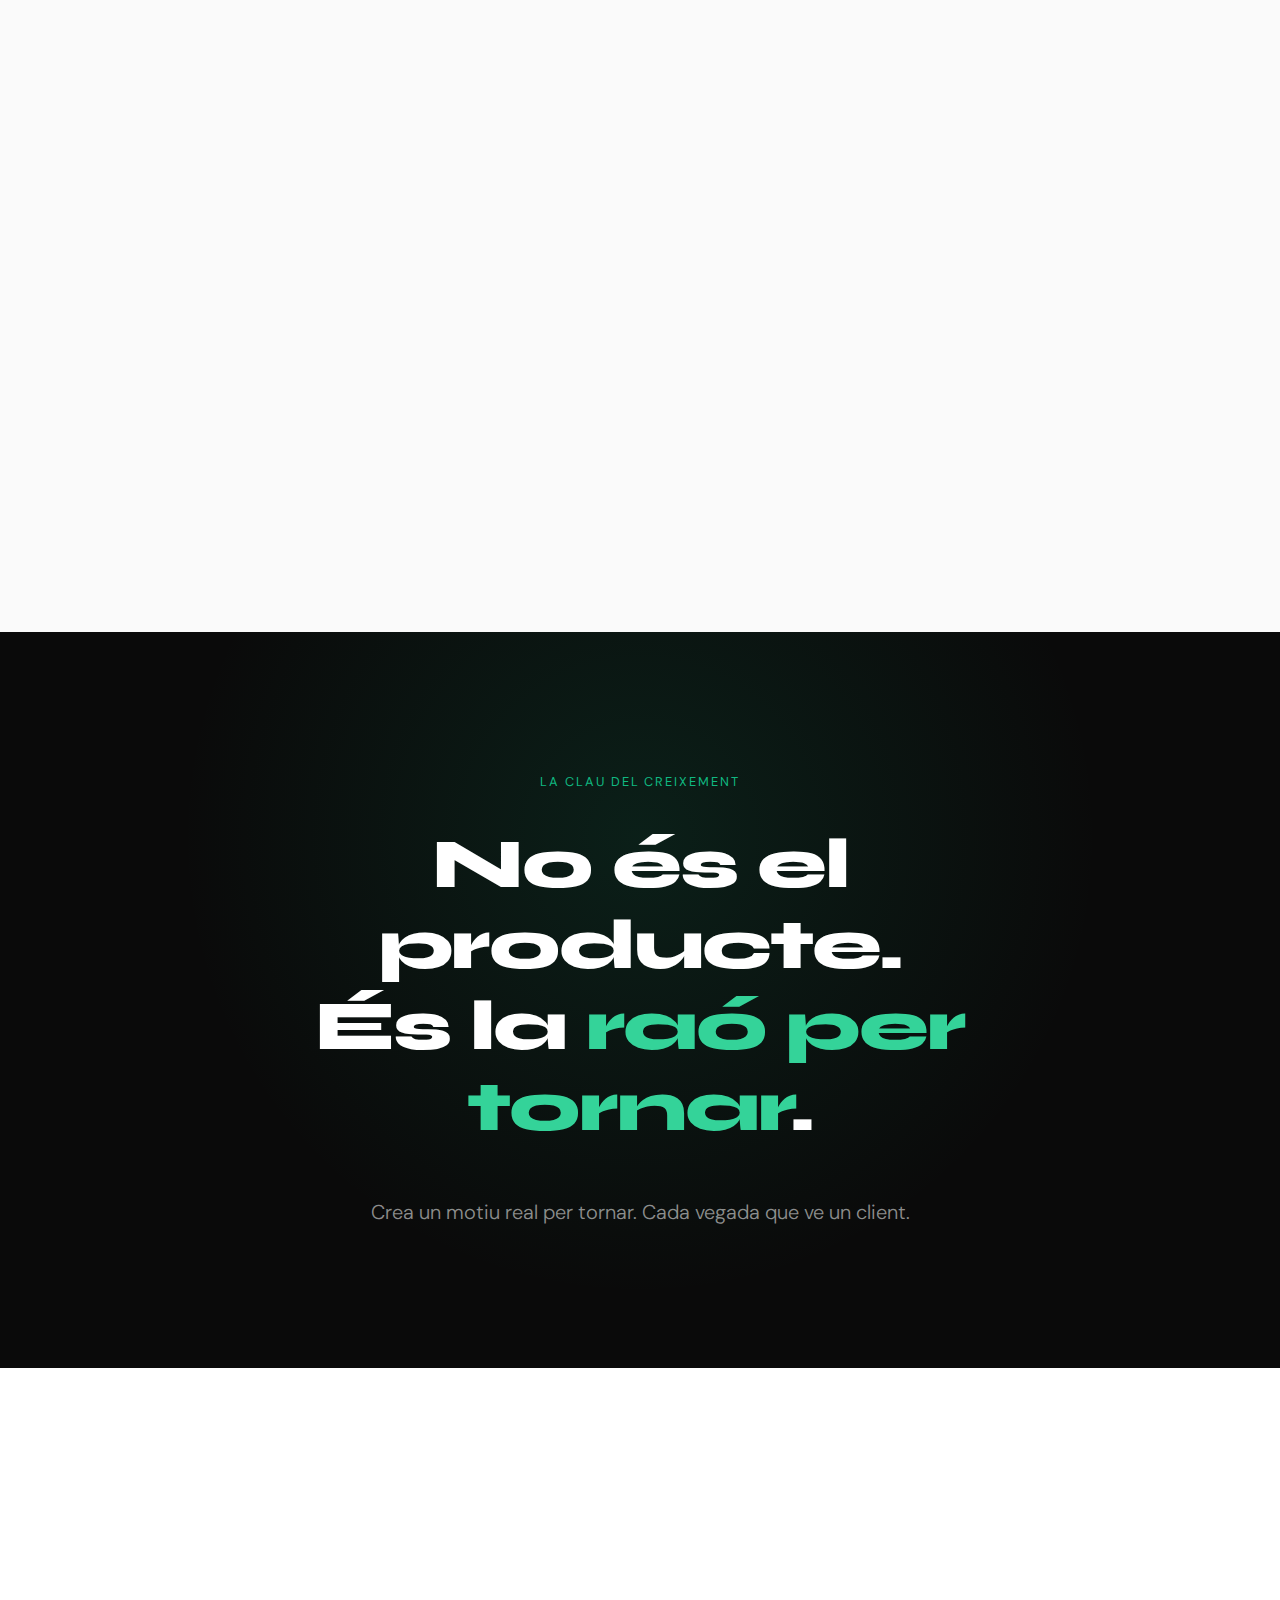
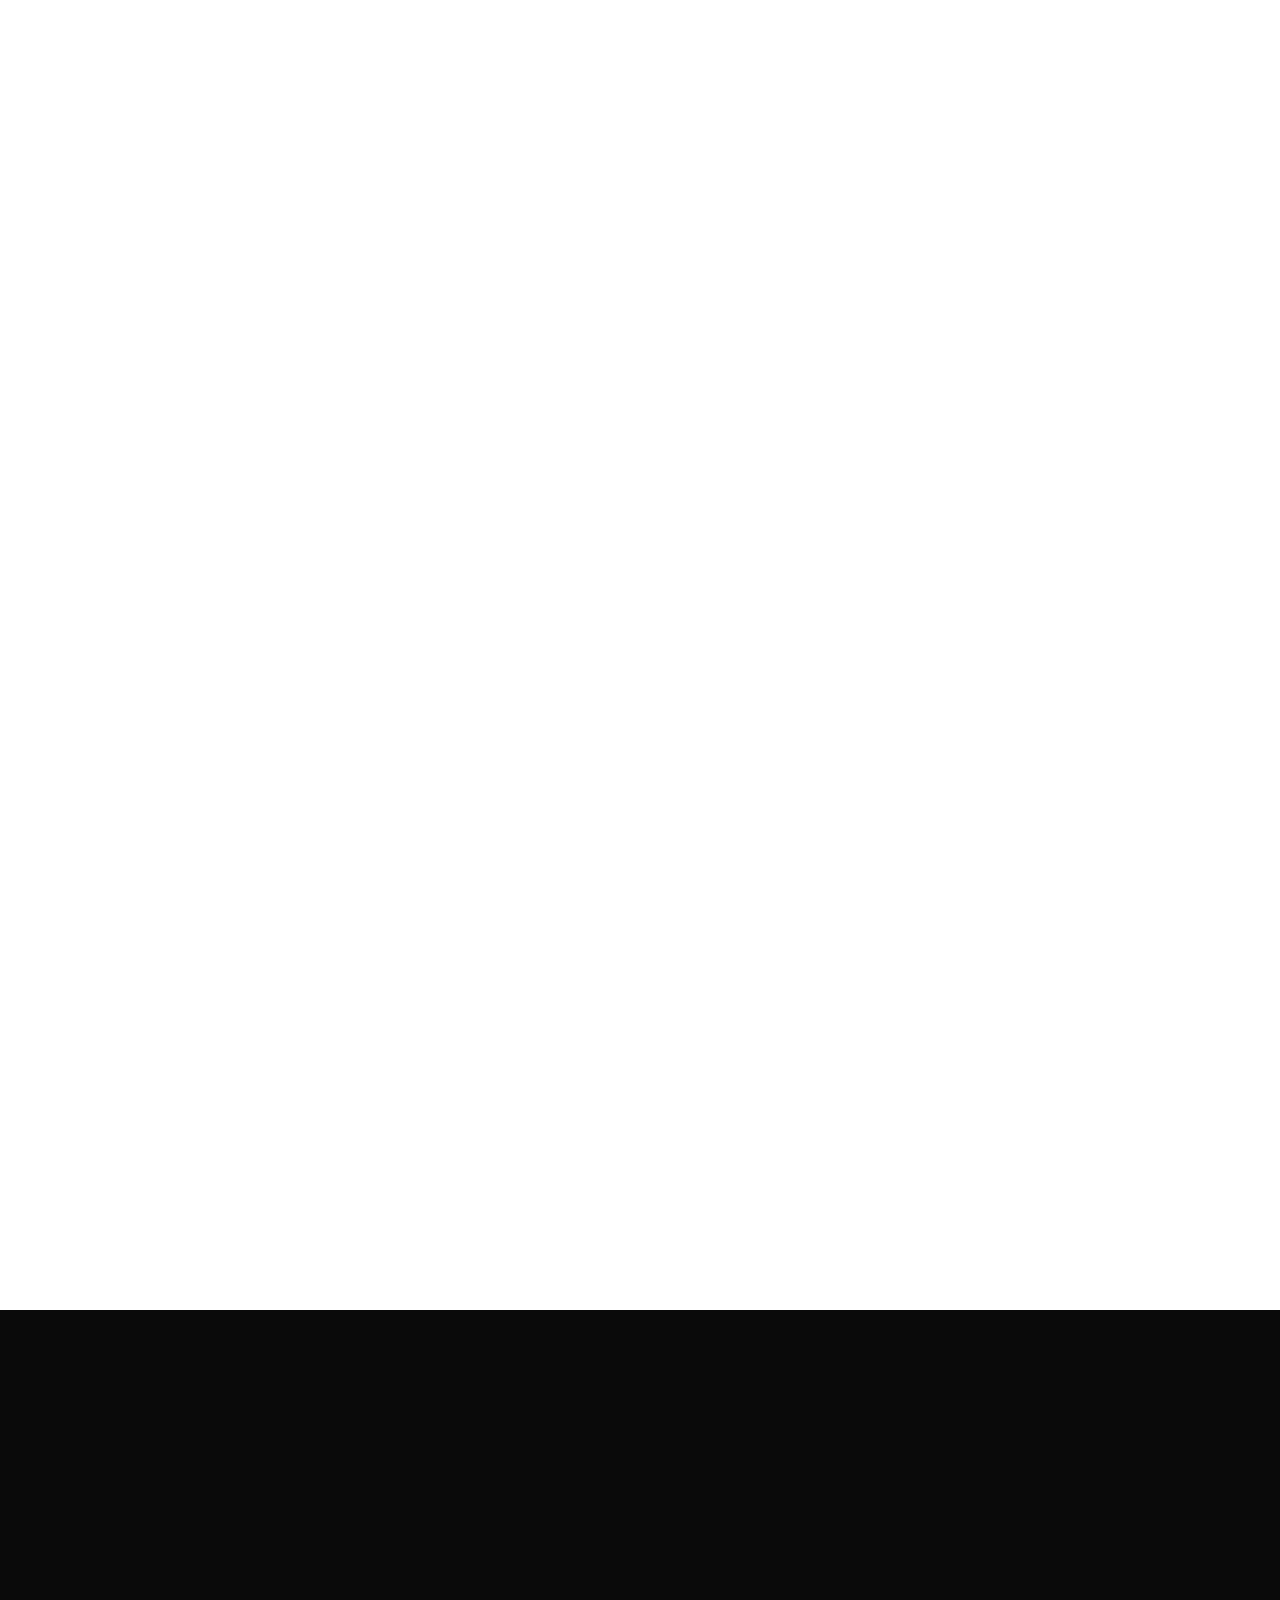
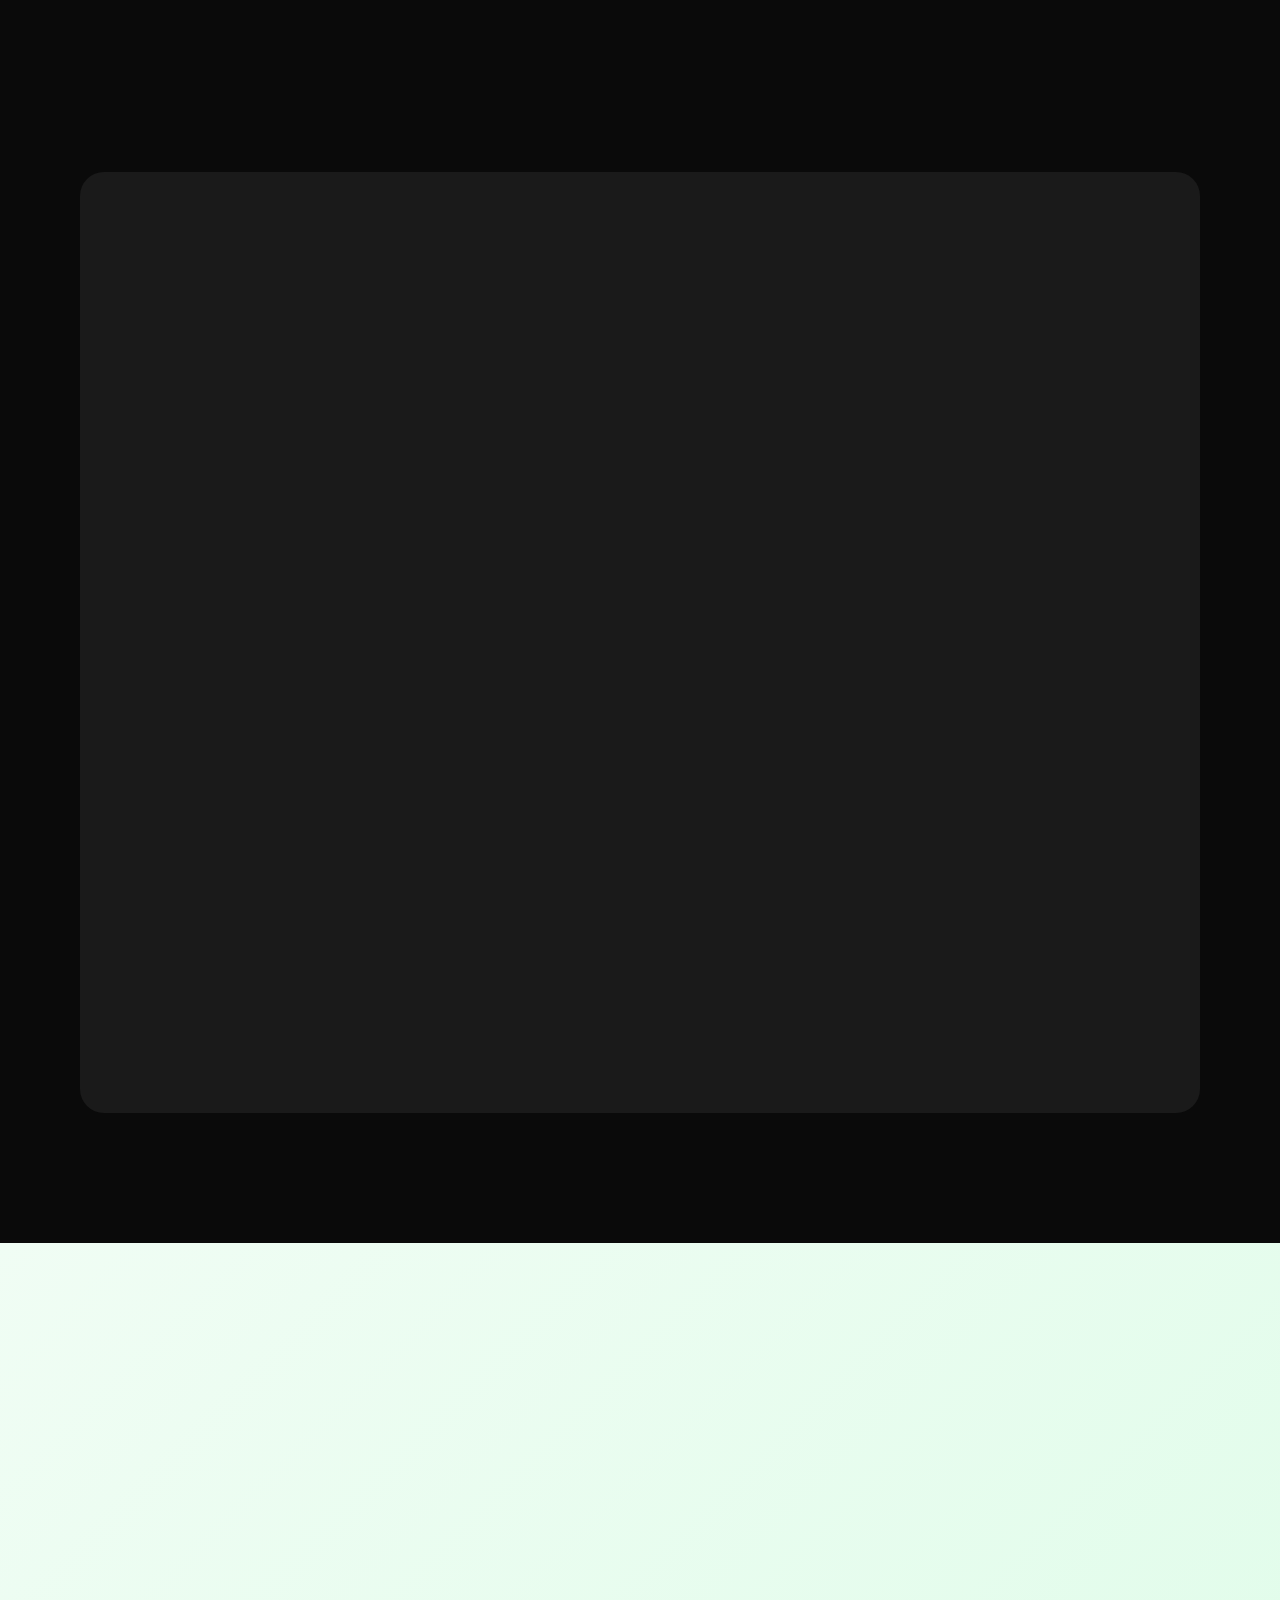
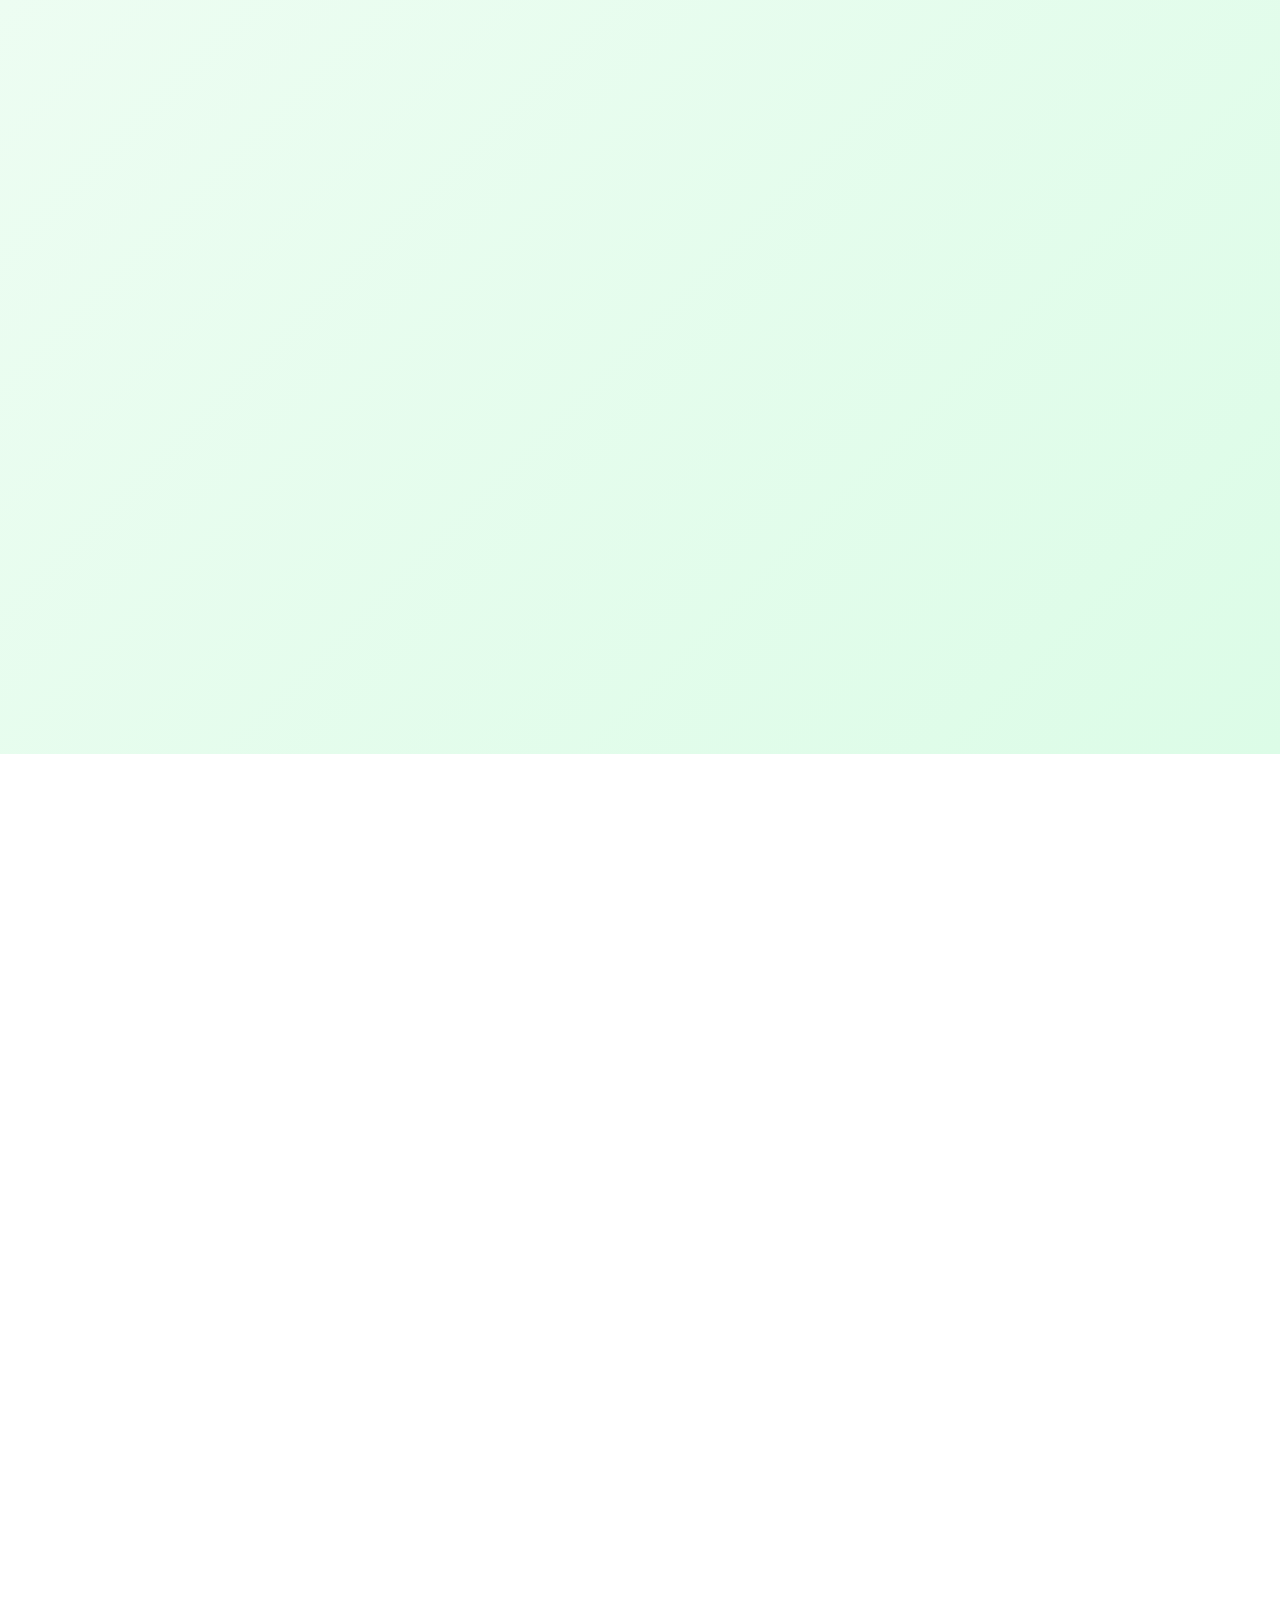
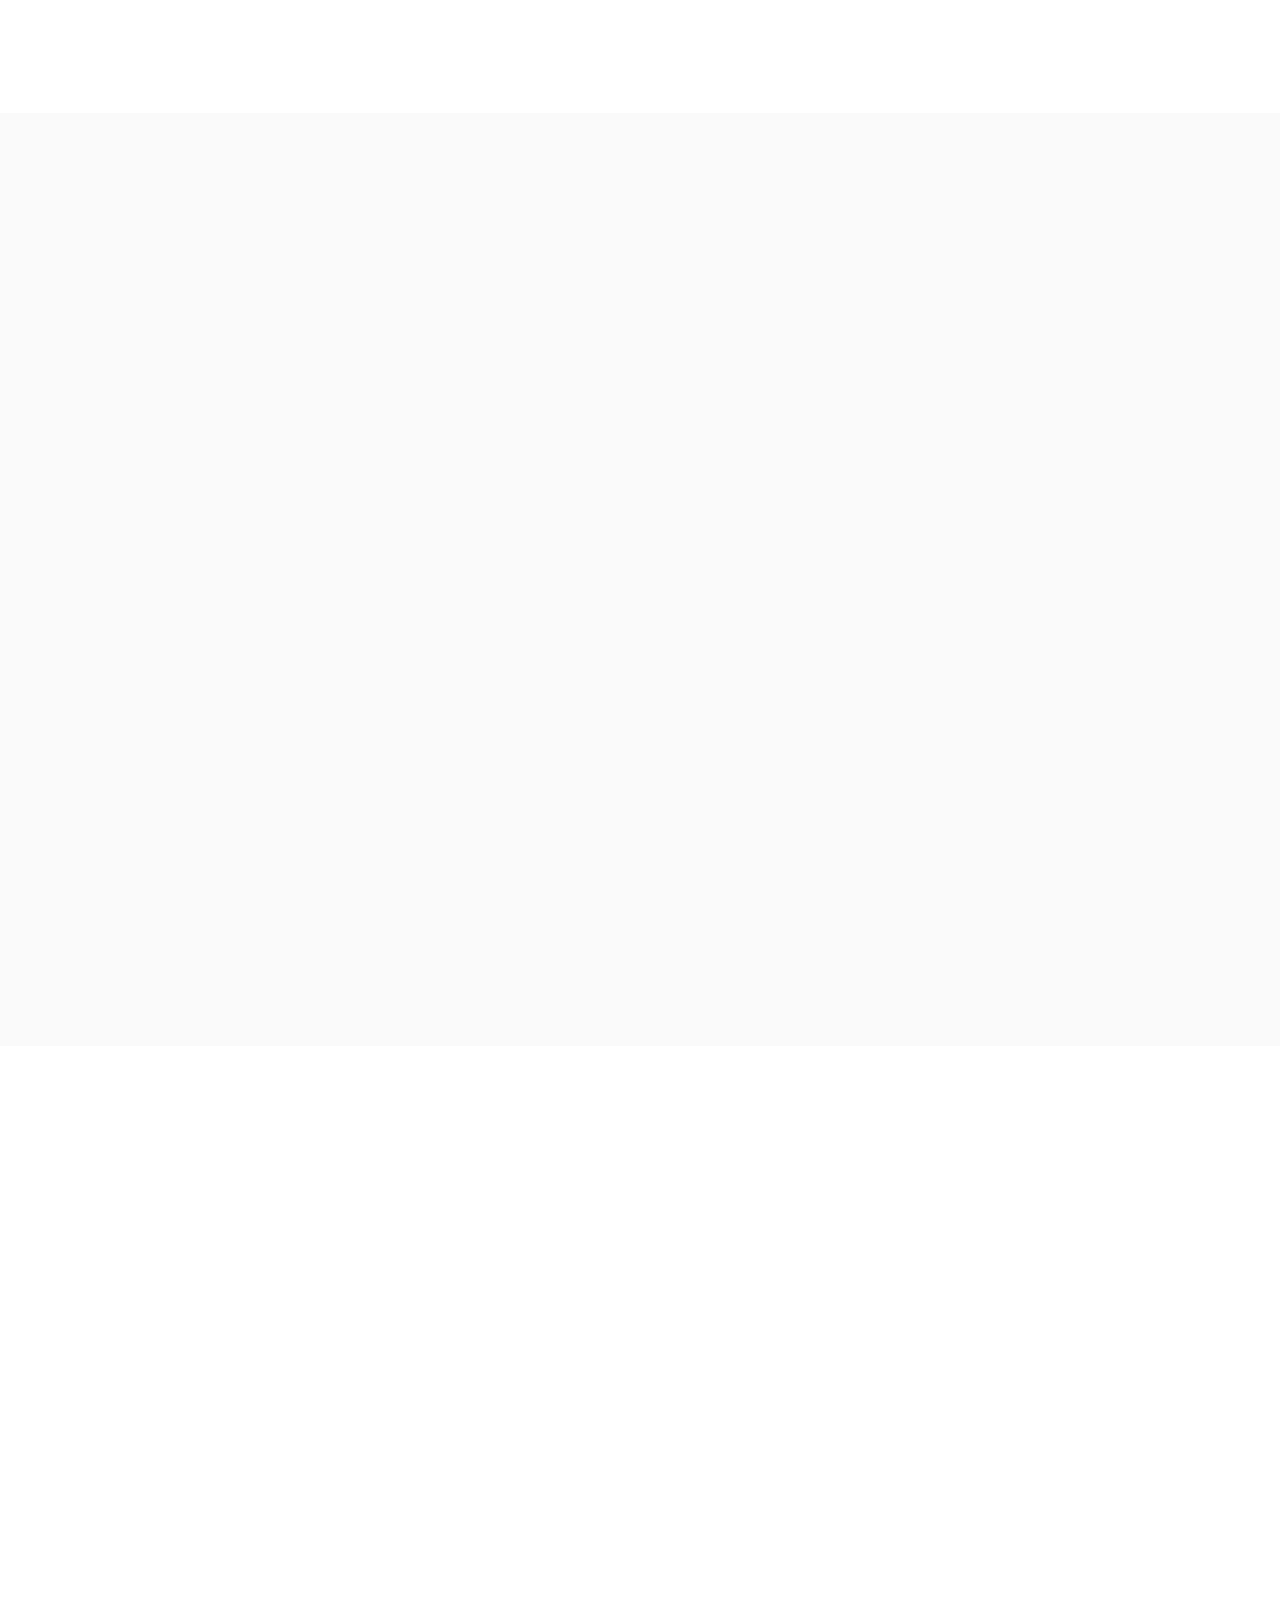
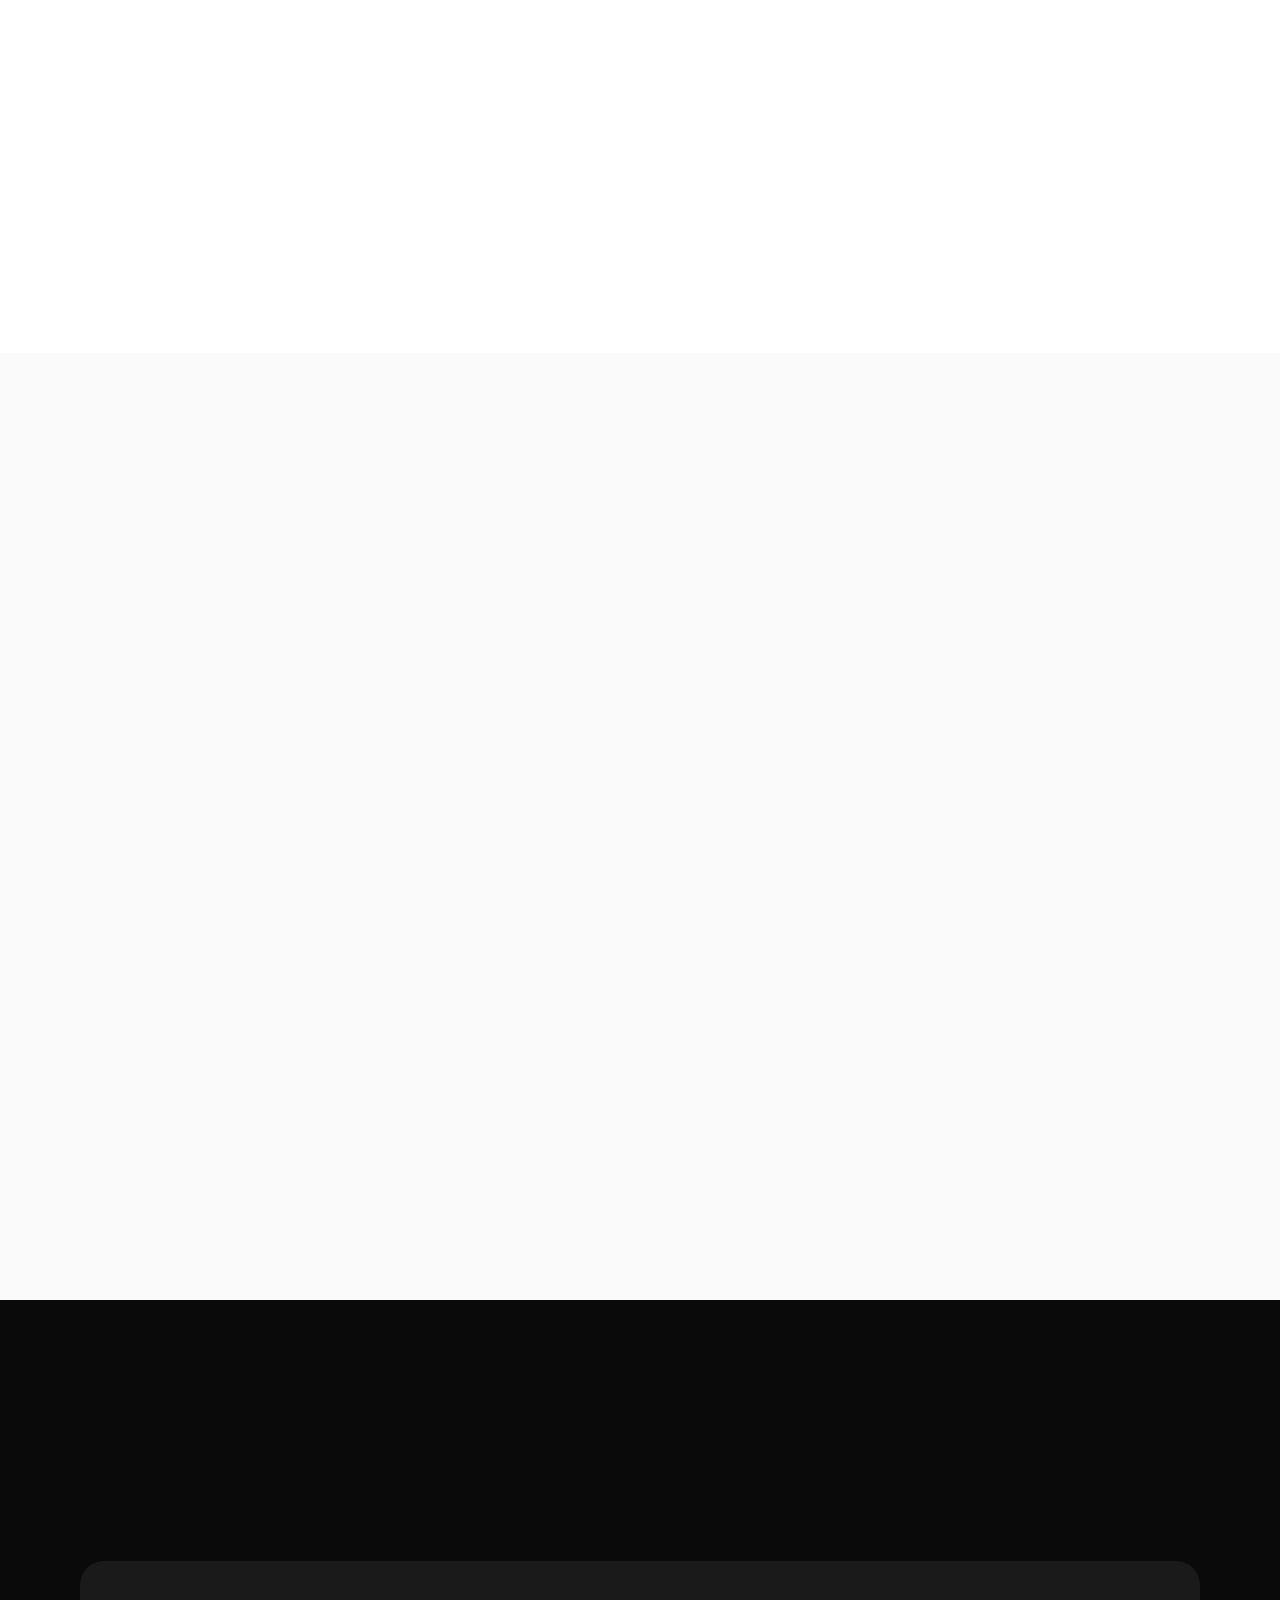
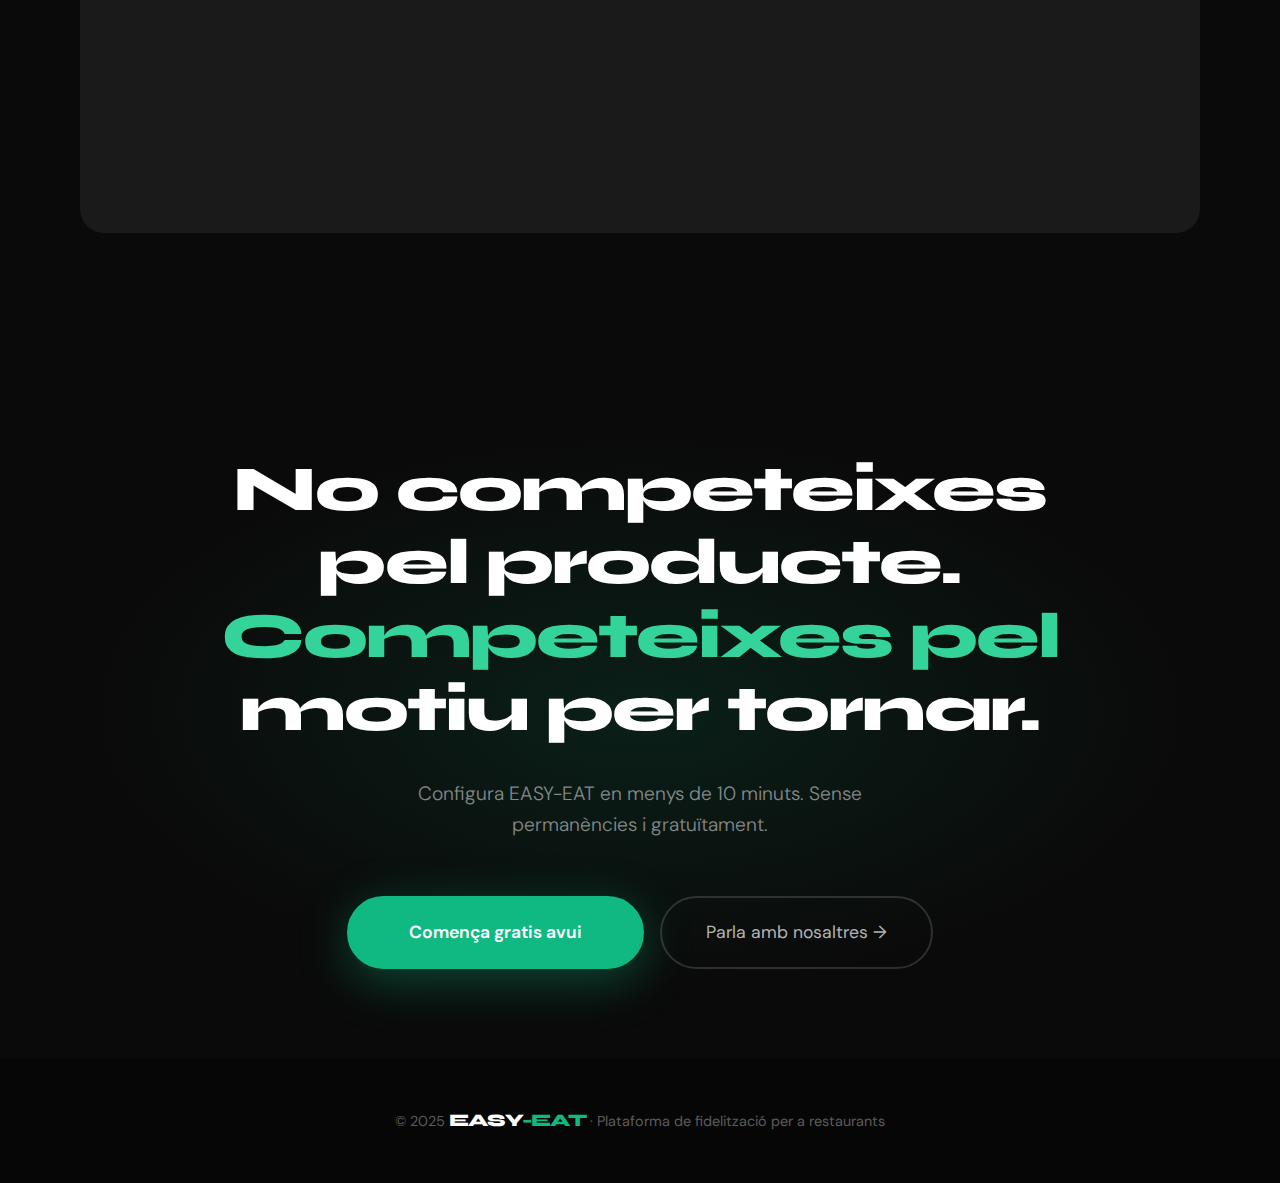
<file: public/index_restaurant.2.html>
<!DOCTYPE html>
<html lang="ca">
<head>
    <meta charset="UTF-8">
    <meta name="viewport" content="width=device-width, initial-scale=1.0">
    <!--
    <title>EASY-EAT – Fidelitza els teus clients. Creix a cada visita.</title>
    -->
    <title>EASY-EAT</title>
    <link href="https://fonts.googleapis.com/css2?family=Syne:wght@400;600;700;800&family=DM+Sans:ital,wght@0,300;0,400;0,500;1,300&display=swap" rel="stylesheet">
    <link rel="stylesheet" href="style/style_restaurant.2.css">
    <style>
        /* Nav Links Layout */
        .nav-links {
            display: flex;
            gap: 32px;
            list-style: none;
            align-items: center;
            margin: 0;
            padding: 0;
        }
    </style>
</head>
<body>

    <!-- ── NAV ── -->
    <nav>
        <a href="#" class="nav-logo">EASY<span>-EAT</span></a>
        <ul class="nav-links">
            <li><a href="#com-funciona">Com funciona</a></li>
            <li><a href="#funcionalitats">Beneficis</a></li>
            <li><a href="#resultats">Resultats</a></li>
            <li><a href="#contacte" class="nav-cta">Descarrega</a></li>
        </ul>
    </nav>

    <!-- ── HERO ── -->
    <section class="hero">
        <span class="hero-badge">Plataforma de fidelització per a restaurants</span>
        <div class="hero-content">
            <h1>Si ofereixes el mateix<em>, per què els clients haurien de tornar ?</em></h1>
            <p class="hero-sub">Transforma cada visita en una oportunitat per a fidelitzar clients.</p>
            <div class="hero-actions">
                <a href="#contacte" class="btn-primary">Comença ara, és gratis</a>
                <a href="#com-funciona" class="btn-secondary">
                    <svg width="16" height="16" fill="none" stroke="currentColor" viewBox="0 0 24 24"><path stroke-linecap="round" stroke-linejoin="round" stroke-width="2" d="M14.752 11.168l-3.197-2.132A1 1 0 0010 9.87v4.263a1 1 0 001.555.832l3.197-2.132a1 1 0 000-1.664z"/><circle cx="12" cy="12" r="9" stroke-linecap="round" stroke-linejoin="round" stroke-width="2"/></svg>
                    Veure com funciona
                </a>
            </div>
        </div>
        <div class="hero-stats">
            <div class="hero-stat">
                <div class="hero-stat-num"><span>+4</span>x</div>
                <div class="hero-stat-label">Els clients amb punts<br>tornen 4 vegades més</div>

            </div>
            <div class="hero-stat">
                <div class="hero-stat-num"><span>73</span>%</div>
                <div class="hero-stat-label">Tornen en menys<br>de 2 setmanes</div>
            </div>
            <div class="hero-stat">
                <div class="hero-stat-num">+<span>25</span>%</div>
                <div class="hero-stat-label">Augment en la<br>despesa per visita</div>
            </div>
        </div>
        <div class="scroll-indicator">
            <svg fill="none" stroke="currentColor" viewBox="0 0 24 24">
                <path stroke-linecap="round" stroke-linejoin="round" stroke-width="2" d="M19 14l-7 7m0 0l-7-7m7 7V3"/>
            </svg>
        </div>
    </section>

    <!-- ── PROBLEM ── -->
    <section class="problem">
        <div class="container center">
            <span class="section-label animate-on-scroll">El problema real</span>
            <h2 class="section-title animate-on-scroll">Cuina excel·lent.<br>Però cap raó per tornar.</h2>
            <p class="section-sub animate-on-scroll">En restauració, aconseguir un client és fàcil; fer que torni és el veritable repte.
                Amb un mercat amb molta oferta, la decisió sovint és impulsiva.
                Sense una estratègia de fidelització, no hi ha una estabilitat ni un creixement sostingut.
            </p>
            <div class="problem-grid">
                <div class="problem-card">
                    <span class="problem-icon">
                        <svg width="32" height="32" fill="none" stroke="currentColor" viewBox="0 0 24 24"><path stroke-linecap="round" stroke-linejoin="round" stroke-width="1.5" d="M11.48 3.499a.562.562 0 011.04 0l2.125 5.111a.563.563 0 00.475.345l5.518.442c.499.04.701.663.321.988l-4.204 3.602a.563.563 0 00-.182.557l1.285 5.385a.562.562 0 01-.84.61l-4.725-2.885a.563.563 0 00-.586 0L6.982 20.54a.562.562 0 01-.84-.61l1.285-5.386a.562.562 0 00-.182-.557l-4.204-3.602a.563.563 0 01.321-.988l5.518-.442a.563.563 0 00.475-.345L11.48 3.5z"/></svg>
                    </span>
                    <h3>La qualitat no és suficient</h3>
                    <p>Els restaurants del teu voltant ofereixen la mateixa qualitat. El client no diferencia entre bona cuina si no hi ha un motiu real per escollir-te.</p>
                </div>
                <div class="problem-card">
                    <span class="problem-icon">
                        <svg width="32" height="32" fill="none" stroke="currentColor" viewBox="0 0 24 24"><path stroke-linecap="round" stroke-linejoin="round" stroke-width="1.5" d="M9.568 3H5.25A2.25 2.25 0 003 5.25v4.318c0 .597.237 1.17.659 1.591l9.581 9.581c.699.699 1.78.872 2.607.33a18.095 18.095 0 005.223-5.223c.542-.827.369-1.908-.33-2.607L11.16 3.66A2.25 2.25 0 009.568 3z"/><path stroke-linecap="round" stroke-linejoin="round" stroke-width="1.5" d="M6 6h.008v.008H6V6z"/></svg>
                    </span>
                    <h3>La guerra de preus</h3>
                    <p>Baixar preus per atraure clients és un camí sense sortida. Perds marge, pots la percepció de valor i mai construeixes lleialtat real.</p>
                </div>
                <div class="problem-card">
                    <span class="problem-icon">
                        <svg width="32" height="32" fill="none" stroke="currentColor" viewBox="0 0 24 24"><path stroke-linecap="round" stroke-linejoin="round" stroke-width="1.5" d="M2.25 6l5.25 5.25 4.5-4.5 9.75 9.75M21.75 10.5v6h-6"/></svg>
                    </span>
                    <h3>Sense dades, navegues a cegues</h3>
                    <p>No saps quins clients tornen, quan, ni per què. Prens decisions de negoci sense cap base, i és impossible millorar allò que no mesures.</p>
                </div>
                <div class="problem-card">
                    <span class="problem-icon">
                        <svg width="32" height="32" fill="none" stroke="currentColor" viewBox="0 0 24 24"><path stroke-linecap="round" stroke-linejoin="round" stroke-width="1.5" d="M16.023 9.348h4.992v-.001M2.985 19.644v-4.992m0 0h4.992m-4.993 0l3.181 3.183a8.25 8.25 0 0013.803-3.7M4.031 9.865a8.25 8.25 0 0113.803-3.7l3.181 3.182m0-4.991v4.99"/></svg>
                    </span>
                    <h3>Cap raó per tornar</h3>
                    <p>Sense un sistema que el vinculi, cada visita és independent. No hi ha cap fil que el porti de tornada al teu restaurant demà.</p>
                </div>
            </div>
        </div>
    </section>

    <!-- ── REVELATION ── -->
    <section class="revelation">
        <div class="container">
            <span class="revelation-eyebrow">La clau del creixement</span>
            <p class="revelation-text">
                No és el producte.<br>
                És la <em>raó per tornar</em>.
            </p>
            <p class="revelation-sub">Crea un motiu real per tornar. Cada vegada que ve un client.</p>
        </div>
    </section>

    <!-- ── HOW IT WORKS ── -->
    <section class="how" id="com-funciona">
        <div class="container">
            <div class="how-header">
                <span class="section-label animate-on-scroll">Com funciona</span>
                <h2 class="section-title animate-on-scroll">Tres passos.<br>Un sistema que treballa sol.</h2>
                <p class="section-sub animate-on-scroll">EASY-EAT s'integra al teu procés habitual sense canviar res de com treballes. El sistema fa la feina en segon pla.</p>
            </div>
            <div class="how-steps">
                <div class="how-step">
                    <div class="step-num">01</div>
                    <div class="step-body">
                        <h3>El client visita i paga</h3>
                        <p>Cada cop que un client paga, acumula punts automàticament. No cal cap aplicació per al client. No cal cap formació per al teu equip. Simplement funciona: escaneja, paga i acumula.</p>
                        <span class="step-tag">⚡ Configuració en menys de 10 minuts</span>
                    </div>
                </div>
                <div class="how-step">
                    <div class="step-num">02</div>
                    <div class="step-body">
                        <h3>Els punts es converteixen en recompenses</h3>
                        <p>Tu decideixes les recompenses: un postre, un plat especial, un sopar gratuït. Els clients veuen els seus punts en temps real i saben exactament quant els falta per a la propera recompensa. Això crea anticipació. I anticipació significa retorn.</p>
                        <span class="step-tag">🎁 Recompenses 100% personalitzables</span>
                    </div>
                </div>
                <div class="how-step">
                    <div class="step-num">03</div>
                    <div class="step-body">
                        <h3>Tu analitzes, optimitzes i creixes</h3>
                        <p>El teu panell de control mostra qui torna, amb quina freqüència, quant gasta i quines recompenses activen més visites. Cada dada és una oportunitat per prendre millors decisions i superar els restaurants del teu voltant.</p>
                        <span class="step-tag">📊 Estadístiques en temps real</span>
                    </div>
                </div>
            </div>
        </div>
    </section>

    <!-- ── FEATURES ── -->
    <section class="features" id="funcionalitats">
        <div class="container">
            <div class="features-header center">
                <span class="section-label animate-on-scroll" style="color: var(--accent);">Funcionalitats</span>
                <h2 class="section-title animate-on-scroll" style="color: var(--white);">Tot el que necessites<br>en una sola eina</h2>
                <p class="section-sub animate-on-scroll">Des de la fidelització bàsica fins a la gamificació avançada i la intel·ligència competitiva.</p>
            </div>
            <div class="features-grid">
                <div class="feature-card">
                    <span class="feature-num">01 — FIDELITZACIÓ</span>
                    <span class="feature-icon">
                        <svg width="32" height="32" style="color: #f87171;" fill="none" stroke="currentColor" viewBox="0 0 24 24"><path stroke-linecap="round" stroke-linejoin="round" stroke-width="1.5" d="M12 21a9 9 0 100-18 9 9 0 000 18z" /><path stroke-linecap="round" stroke-linejoin="round" stroke-width="1.5" d="M12 15a3 3 0 100-6 3 3 0 000 6z" /></svg>
                    </span>
                    <h3>Sistema de punts intel·ligent</h3>
                    <p>Acumulació automàtica per cada visita. Multiplica punts en dates especials, en hores vall o per a plats amb més marge. Tu controles les regles.</p>
                </div>
                <div class="feature-card">
                    <span class="feature-num">02 — ANALÍTICA</span>
                    <span class="feature-icon">
                        <svg width="32" height="32" style="color: #60a5fa;" fill="none" stroke="currentColor" viewBox="0 0 24 24"><path stroke-linecap="round" stroke-linejoin="round" stroke-width="1.5" d="M3 13.125C3 12.504 3.504 12 4.125 12h2.25c.621 0 1.125.504 1.125 1.125v6.75C7.5 20.496 6.996 21 6.375 21h-2.25A1.125 1.125 0 013 19.875v-6.75zM9.75 8.625c0-.621.504-1.125 1.125-1.125h2.25c.621 0 1.125.504 1.125 1.125v11.25c0 .621-.504 1.125-1.125 1.125h-2.25a1.125 1.125 0 01-1.125-1.125V8.625zM16.5 4.125c0-.621.504-1.125 1.125-1.125h2.25C20.496 3 21 3.504 21 4.125v15.75c0 .621-.504 1.125-1.125 1.125h-2.25a1.125 1.125 0 01-1.125-1.125V4.125z" /></svg>
                    </span>
                    <h3>Estadístiques que revelen el futur</h3>
                    <p>Sap quins clients estan a punt de deixar de venir. Identifica els teus clients estrella. Detecta els patrons de consum per dia, hora i temporada.</p>
                </div>
                <div class="feature-card">
                    <span class="feature-num">03 — GAMIFICACIÓ</span>
                    <span class="feature-icon">
                        <svg width="32" height="32" style="color: #fbbf24;" fill="none" stroke="currentColor" viewBox="0 0 24 24"><path stroke-linecap="round" stroke-linejoin="round" stroke-width="1.5" d="M16.5 18.75h-9m9 0a3 3 0 013 3h-15a3 3 0 013-3m9 0v-3.375c0-.621-.503-1.125-1.125-1.125h-.871M7.5 18.75v-3.375c0-.621.504-1.125 1.125-1.125h.872m5.007 0H9.497m5.007 0a7.454 7.454 0 01-.982-3.172M9.497 15.375A7.454 7.454 0 018.479 12.2m5-3.172V4.5h-1.875a1.875 1.875 0 00-1.875 1.875v.75c0 2.182 1.01 4.15 2.604 5.375m-5.354-5.375v-.75A1.875 1.875 0 018.875 4.5h1.875v4.528M13.5 4.5h-3" /></svg>
                    </span>
                    <h3>Nivells, badges i reptes</h3>
                    <p>Converteix la fidelitat en una experiència de joc. Els clients pugen de nivell, desbloqueja insígnies exclusives i reben reptes setmanals que els fan tornar amb més freqüència.</p>
                </div>
                <div class="feature-card">
                    <span class="feature-num">04 — COMPETÈNCIA</span>
                    <span class="feature-icon">
                        <svg width="32" height="32" style="color: #f472b6;" fill="none" stroke="currentColor" viewBox="0 0 24 24"><path stroke-linecap="round" stroke-linejoin="round" stroke-width="1.5" d="M3.75 13.5l10.5-11.25L12 10.5h8.25L9.75 21.75 12 13.5H3.75z" /></svg>
                    </span>
                    <h3>Rànquing entre restaurants</h3>
                    <p>Compara el teu rendiment de fidelització amb altres restaurants similars. Veu on estàs i on pots millorar per guanyar quota de clients al teu barri.</p>
                </div>
                <div class="feature-card">
                    <span class="feature-num">05 — COMUNICACIÓ</span>
                    <span class="feature-icon">
                        <svg width="32" height="32" style="color: #34d399;" fill="none" stroke="currentColor" viewBox="0 0 24 24"><path stroke-linecap="round" stroke-linejoin="round" stroke-width="1.5" d="M7.5 8.25h9m-9 3H12m-9.75 1.51c0 1.6 1.123 2.994 2.707 3.227 1.129.166 2.27.293 3.423.379.35.026.67.21.865.501L12 21l2.755-4.133a1.14 1.14 0 01.865-.501 48.172 48.172 0 003.423-.379c1.584-.233 2.707-1.626 2.707-3.228V6.741c0-1.602-1.123-2.995-2.707-3.228A48.394 48.394 0 0012 3c-2.392 0-4.744.175-7.043.513C3.373 3.746 2.25 5.14 2.25 6.741v6.018z" /></svg>
                    </span>
                    <h3>Notificacions automàtiques</h3>
                    <p>Recorda als clients que els falta poc per a la seva recompensa. Envia ofertes personalitzades en el moment clau. Sense feina manual per al teu equip.</p>
                </div>
                <div class="feature-card">
                    <span class="feature-num">06 — INTEGRACIÓ</span>
                    <span class="feature-icon">
                        <svg width="32" height="32" style="color: #a78bfa;" fill="none" stroke="currentColor" viewBox="0 0 24 24"><path stroke-linecap="round" stroke-linejoin="round" stroke-width="1.5" d="M13.19 8.688a4.5 4.5 0 011.242 7.244l-4.5 4.5a4.5 4.5 0 01-6.364-6.364l1.757-1.757m13.35-.622l1.757-1.757a4.5 4.5 0 00-6.364-6.364l-4.5 4.5a4.5 4.5 0 001.242 7.244" /></svg>
                    </span>
                    <h3>Compatible amb el teu TPV</h3>
                    <p>S'integra amb els principals sistemes de caixa del mercat. No canvies com treballes. Afegim una capa de fidelització per sobre del que ja fas.</p>
                </div>
            </div>
        </div>
    </section>

    <!-- ── PSYCHOLOGY ── -->
    <section class="psychology">
        <div class="container">
            <span class="section-label animate-on-scroll">L'efecte psicològic</span>
            <h2 class="section-title animate-on-scroll">Per què els punts funcionen<br>millor que els descomptes</h2>
            <div class="psych-grid">
                <div class="psych-left">
                    <div class="psych-quotes">
                        <div class="quote-card">
                            <p>Ja tinc punts aquí, si vaig a un altre lloc els perdo.</p>
                        </div>
                        <div class="quote-card">
                            <p>Estic a punt d'aconseguir el sopar gratuït. Tornaré demà.</p>
                        </div>
                        <div class="quote-card">
                            <p>He aconseguit el nivell Or, no vull baixar ara.</p>
                        </div>
                        <div class="quote-card">
                            <p>Aquí em coneixen i em fan sentir especial. Perquè aniria a un altre lloc?</p>
                        </div>
                    </div>
                </div>
                <div class="psych-right">
                    <div class="psych-insight animate-on-scroll">
                        <h3>El principi de la inversió emocional</h3>
                        <p>Els descomptes atreuen clients de pas. Els punts creen clients compromesos. La diferència és psicològica: un client amb punts acumulats percep que té alguna cosa a perdre si marxa.</p>
                        <p>Això és el que els economistes anomenen el "cost enfonsat emocional". No és manipulació, és disseny intel·ligent d'una relació mútua on el client guanya recompenses reals i tu guanyes fidelitat real.</p>
                        <div class="psych-highlight">
                            <p>💡 Els clients amb punts actius gasten de mitjana un 25% més per visita i visiten 4 vegades més freqüentment que els nous clients.</p>
                        </div>
                    </div>
                </div>
            </div>
        </div>
    </section>

    <!-- ── REWARDS ── -->
    <section class="rewards">
        <div class="container center">
            <span class="section-label animate-on-scroll">Recompenses</span>
            <h2 class="section-title animate-on-scroll">Recompenses que el client<br>somia des del primer dia</h2>
            <p class="section-sub animate-on-scroll">Defineix les teves pròpies recompenses o usa les nostres plantilles provades. Tot és personalitzable al 100%.</p>
            <div class="rewards-grid">
                <div class="reward-card">
                    <div class="reward-icon">🍰</div>
                    <h3>Postre artesanal</h3>
                    <p>La recompensa de baixa barrera que fa que el client torni les primeres vegades</p>
                </div>
                <div class="reward-card">
                    <div class="reward-icon">✨</div>
                    <h3>Plat exclusiu</h3>
                    <p>Creacions fora de carta reservades als clients fidels. L'exclusivitat com a recompensa</p>
                </div>
                <div class="reward-card">
                    <div class="reward-icon">💰</div>
                    <h3>20% de descompte</h3>
                    <p>Estalvi directe que percep com un premi, no com una oferta. L'impacte psicològic és molt diferent</p>
                </div>
                <div class="reward-card">
                    <div class="reward-icon">❤️</div>
                    <h3>Sopar per a dos</h3>
                    <p>La recompensa aspiracional que manté al client motivat durant setmanes o mesos</p>
                </div>
            </div>
        </div>
    </section>

    <!-- ── GAMIFICATION ── -->
    <section class="gamification">
        <div class="container">
            <span class="section-label animate-on-scroll">Gamificació</span>
            <h2 class="section-title animate-on-scroll">Converteix la fidelitat<br>en una experiència de joc</h2>
            <div class="gamification-grid">
                <div class="game-visual animate-on-scroll">
                    <div class="game-header">
                        <div class="game-avatar">👨‍🍳</div>
                        <div>
                            <div class="game-name">Marc Puig</div>
                            <div class="game-level">🥇 Nivell Or · Client estrella</div>
                        </div>
                    </div>
                    <div class="game-points">
                        <div class="game-points-num">2.840</div>
                        <div class="game-points-label">punts acumulats</div>
                    </div>
                    <div class="game-bar-container">
                        <div class="game-bar-label">
                            <span>Progrés cap a Platí</span>
                            <span>68%</span>
                        </div>
                        <div class="game-bar-track">
                            <div class="game-bar-fill"></div>
                        </div>
                    </div>
                    <div class="game-badge-row">
                        <span class="game-badge">🔥 Visitant habitual</span>
                        <span class="game-badge">🍷 Sommelier</span>
                        <span class="game-badge">⭐ VIP</span>
                    </div>
                </div>
                <div class="game-features animate-on-scroll">
                    <div class="game-feature">
                        <h4>🏆 Nivells de membre</h4>
                        <p>Bronze, Plata, Or i Platí. Cada nivell desbloqueja privilegis exclusius: taules reservades, menús especials, accés anticipat a novetats.</p>
                    </div>
                    <div class="game-feature">
                        <h4>🎖️ Insígnies desblocables</h4>
                        <p>El client guanya badges per visites consecutives, per provar nous plats, per venir amb amics. Cada insígnia és una raó nova per tornar.</p>
                    </div>
                    <div class="game-feature">
                        <h4>⚡ Reptes setmanals</h4>
                        <p>Proposa reptes (visita dijous a la nit, prova el plat del mes) amb recompenses de punts extra. Actives exactament quan ho necessites.</p>
                    </div>
                </div>
            </div>
        </div>
    </section>

    <!-- ── COMPETITION ── -->
    <section class="competition">
        <div class="container">
            <span class="section-label animate-on-scroll">Intel·ligència competitiva</span>
            <h2 class="section-title animate-on-scroll">Sap on estàs respecte<br>als teus competidors</h2>
            <div class="competition-grid">
                <div class="leaderboard animate-on-scroll">
                    <div class="leaderboard-title">Rànquing del barri · Fidelització</div>
                    <div class="leaderboard-row">
                        <div class="lb-rank top">🥇</div>
                        <div class="lb-name">La Taverna del Port</div>
                        <div class="lb-pts">94 pts</div>
                    </div>
                    <div class="leaderboard-row">
                        <div class="lb-rank top">🥈</div>
                        <div class="lb-name">Casa Vella</div>
                        <div class="lb-pts">87 pts</div>
                    </div>
                    <div class="leaderboard-row you">
                        <div class="lb-rank top">🥉</div>
                        <div class="lb-name">El Teu Restaurant <span style="color:var(--accent);font-size:0.75rem;">← tu</span></div>
                        <div class="lb-pts">82 pts</div>
                    </div>
                    <div class="leaderboard-row">
                        <div class="lb-rank">4</div>
                        <div class="lb-name">Burger & Co.</div>
                        <div class="lb-pts">71 pts</div>
                    </div>
                    <div class="leaderboard-row">
                        <div class="lb-rank">5</div>
                        <div class="lb-name">Mediterrània Bistro</div>
                        <div class="lb-pts">65 pts</div>
                    </div>
                </div>
                <div class="competition-text animate-on-scroll">
                    <h3>La competència et fa créixer. Que tu no ho veguis, no.</h3>
                    <p>EASY-EAT t'ofereix una visió anònima i agregada del rendiment de fidelització dels restaurants del teu entorn. Saps si estàs creixent o perdent terreny, i en quins indicadors.</p>
                    <p>No per espiar, sinó per inspirar-te, fixar-te objectius i detectar oportunitats que la competència no veu.</p>
                    <div class="comp-chips">
                        <span class="comp-chip">📍 Per zona geogràfica</span>
                        <span class="comp-chip">🍕 Per tipologia de cuina</span>
                        <span class="comp-chip">📅 Per temporada</span>
                        <span class="comp-chip">👥 Per segment de client</span>
                    </div>
                </div>
            </div>
        </div>
    </section>

    <!-- ── DASHBOARD PREVIEW ── -->
    <section class="dashboard">
        <div class="container center">
            <span class="section-label animate-on-scroll">Panell de control</span>
            <h2 class="section-title animate-on-scroll">Totes les dades que necessites.<br>Zero complexitat.</h2>
            <p class="section-sub animate-on-scroll">Un panell dissenyat per a propietaris de restaurants, no per a analistes de dades. Intuïtiu, visual i accionable des del primer dia.</p>
            <div class="dashboard-mockup animate-on-scroll">
                <div class="dash-bar">
                    <div class="dash-dots">
                        <div class="dash-dot red"></div>
                        <div class="dash-dot yellow"></div>
                        <div class="dash-dot green"></div>
                    </div>
                    <div class="dash-title">EASY-EAT Dashboard · El Teu Restaurant</div>
                </div>
                <div class="dash-body">
                    <div class="dash-metric accent-bg">
                        <div class="dash-metric-label">Clients actius</div>
                        <div class="dash-metric-value">847</div>
                        <div class="dash-metric-change">↑ +23% vs mes anterior</div>
                    </div>
                    <div class="dash-metric">
                        <div class="dash-metric-label">Visites aquest mes</div>
                        <div class="dash-metric-value">2.341</div>
                        <div class="dash-metric-change" style="color:var(--accent-dark)">↑ +18% vs anterior</div>
                    </div>
                    <div class="dash-metric">
                        <div class="dash-metric-label">Recompenses actives</div>
                        <div class="dash-metric-value">312</div>
                        <div class="dash-metric-change" style="color:var(--accent-dark)">🎁 67 prop de caducar</div>
                    </div>
                    <div class="dash-chart">
                        <div class="dash-chart-title">Visites per dia de la setmana</div>
                        <div class="dash-bars">
                            <div class="dash-bar-item" style="height:40%"></div>
                            <div class="dash-bar-item" style="height:55%"></div>
                            <div class="dash-bar-item" style="height:48%"></div>
                            <div class="dash-bar-item" style="height:62%"></div>
                            <div class="dash-bar-item accent" style="height:100%"></div>
                            <div class="dash-bar-item accent" style="height:88%"></div>
                            <div class="dash-bar-item" style="height:35%"></div>
                        </div>
                    </div>
                </div>
            </div>
        </div>
    </section>

    <!-- ── RESULTS ── -->
    <section class="results" id="resultats">
        <div class="container center">
            <!--
            <span class="section-label animate-on-scroll" style="color: var(--accent);">Resultats provats</span>
            -->
            <h2 class="section-title animate-on-scroll" style="color: var(--white);">Els resultats</h2>
            <div class="stats-grid">
                <div class="stat-card">
                    <div class="stat-number">+4x</div>
                    <div class="stat-label">Més visites dels clients<br>amb punts actius</div>
                </div>
                <div class="stat-card">
                    <div class="stat-number">73%</div>
                    <div class="stat-label">Tornen en menys<br>de 2 setmanes</div>
                </div>
                <div class="stat-card">
                    <div class="stat-number">+25%</div>
                    <div class="stat-label">Augment en la<br>despesa per visita</div>
                </div>
            </div>
        </div>
    </section>

    <!-- ── FINAL CTA ── -->
    <section class="final-cta" id="contacte">
        <div class="container">
            <h2>No competeixes pel producte.<br> <em>Competeixes pel</em> motiu per tornar.</h2>
            <p>Configura EASY-EAT en menys de 10 minuts. Sense permanències i gratuïtament.</p>
            <div class="final-actions">
                <a href="#" class="btn-accent">Comença gratis avui</a>
                <a href="#" class="btn-ghost">Parla amb nosaltres →</a>
            </div>
        </div>
    </section>

    <!-- ── FOOTER ── -->
    <footer>
        <p>© 2025 <a href="#" class="nav-logo" style="font-size: 1.1rem; color: #fff;">EASY<span>-EAT</span></a> · Plataforma de fidelització per a restaurants</p>
    </footer>
    <script src="scripts/script2_publicitat.js"> </script>
</body>
</html>
</file>
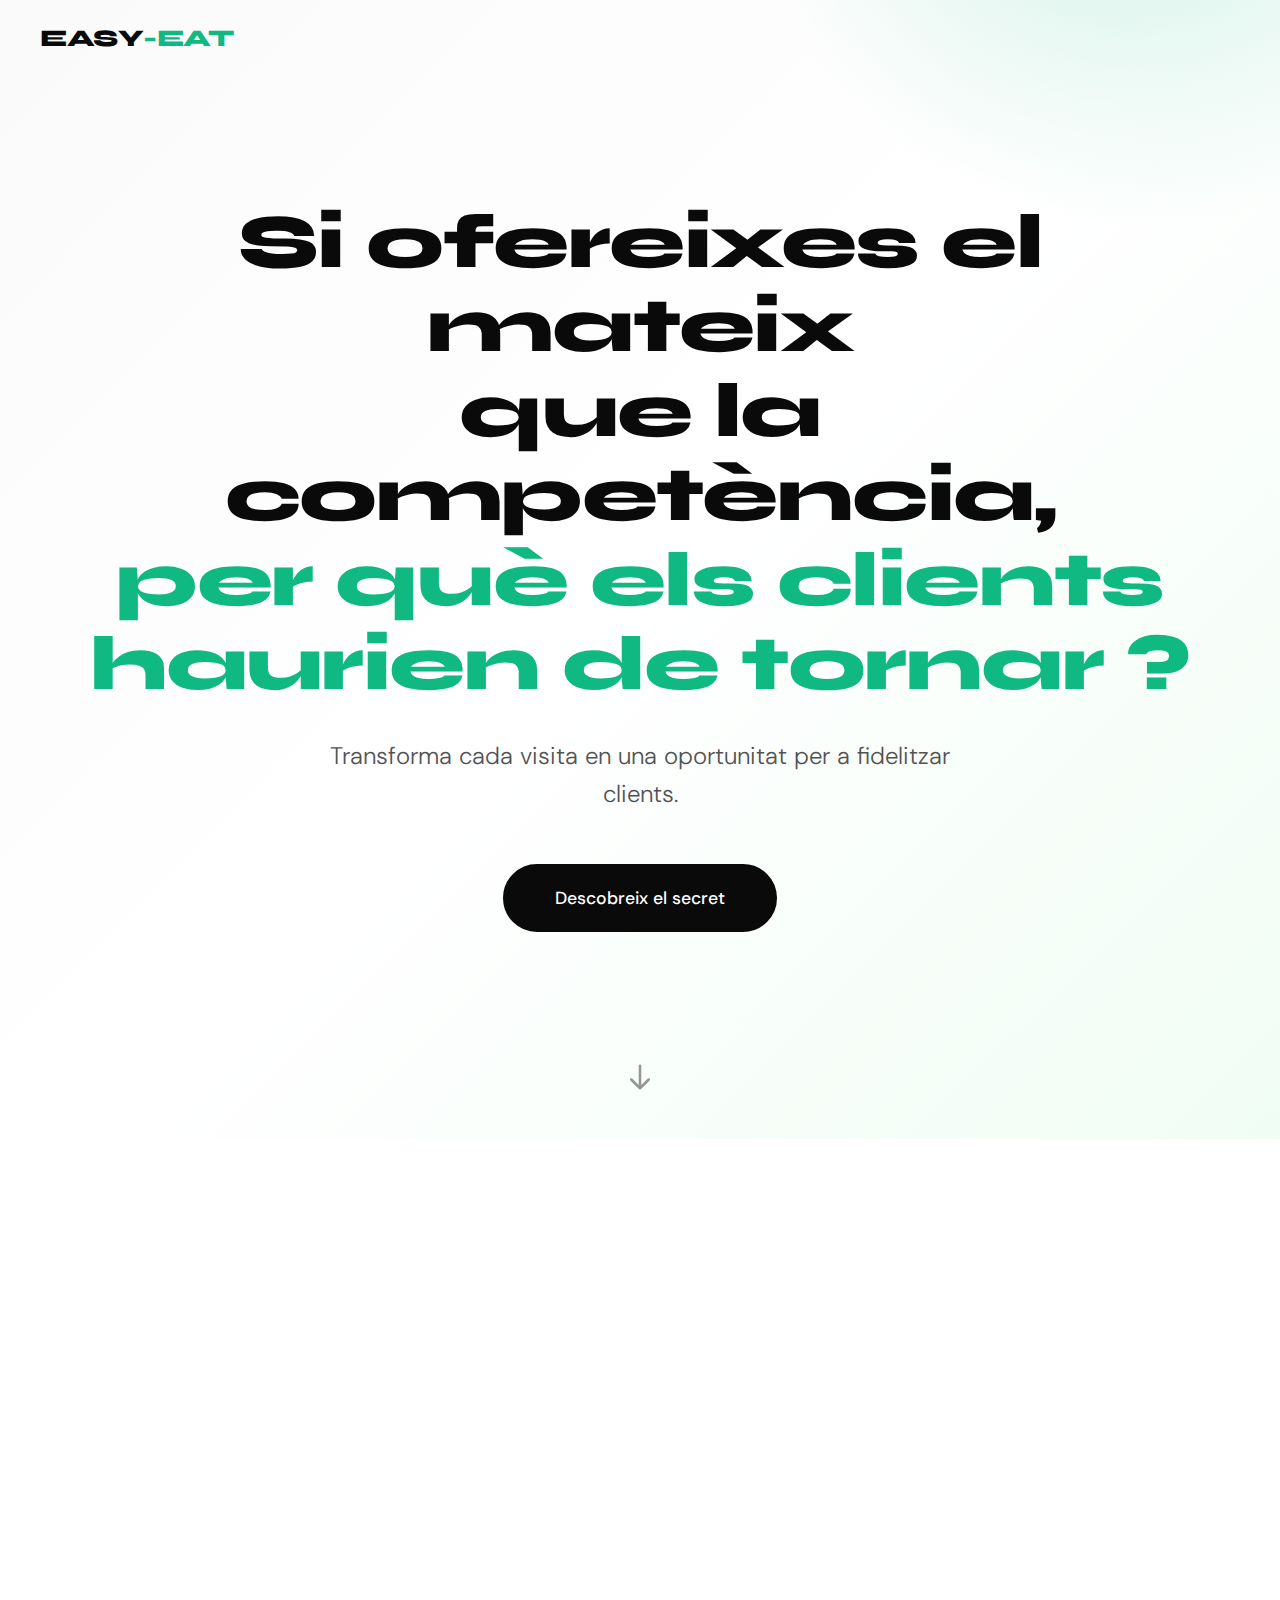
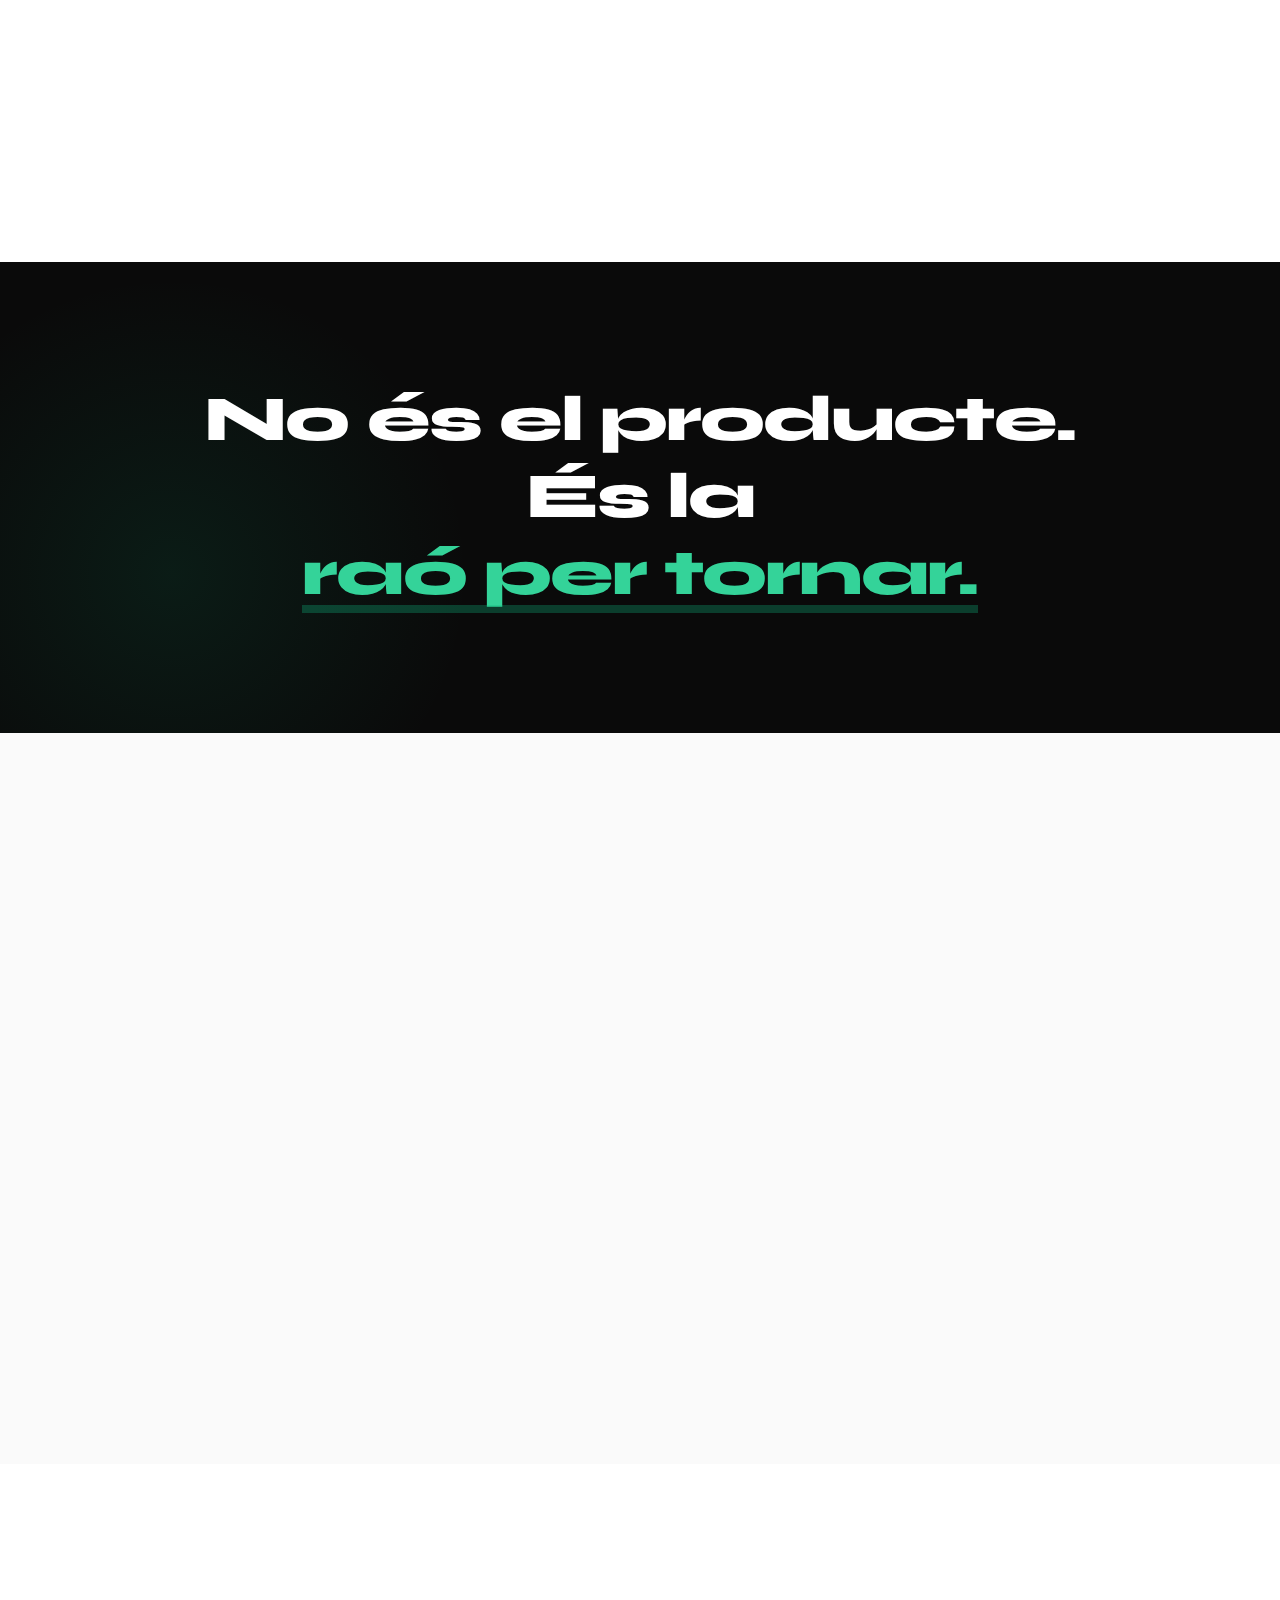
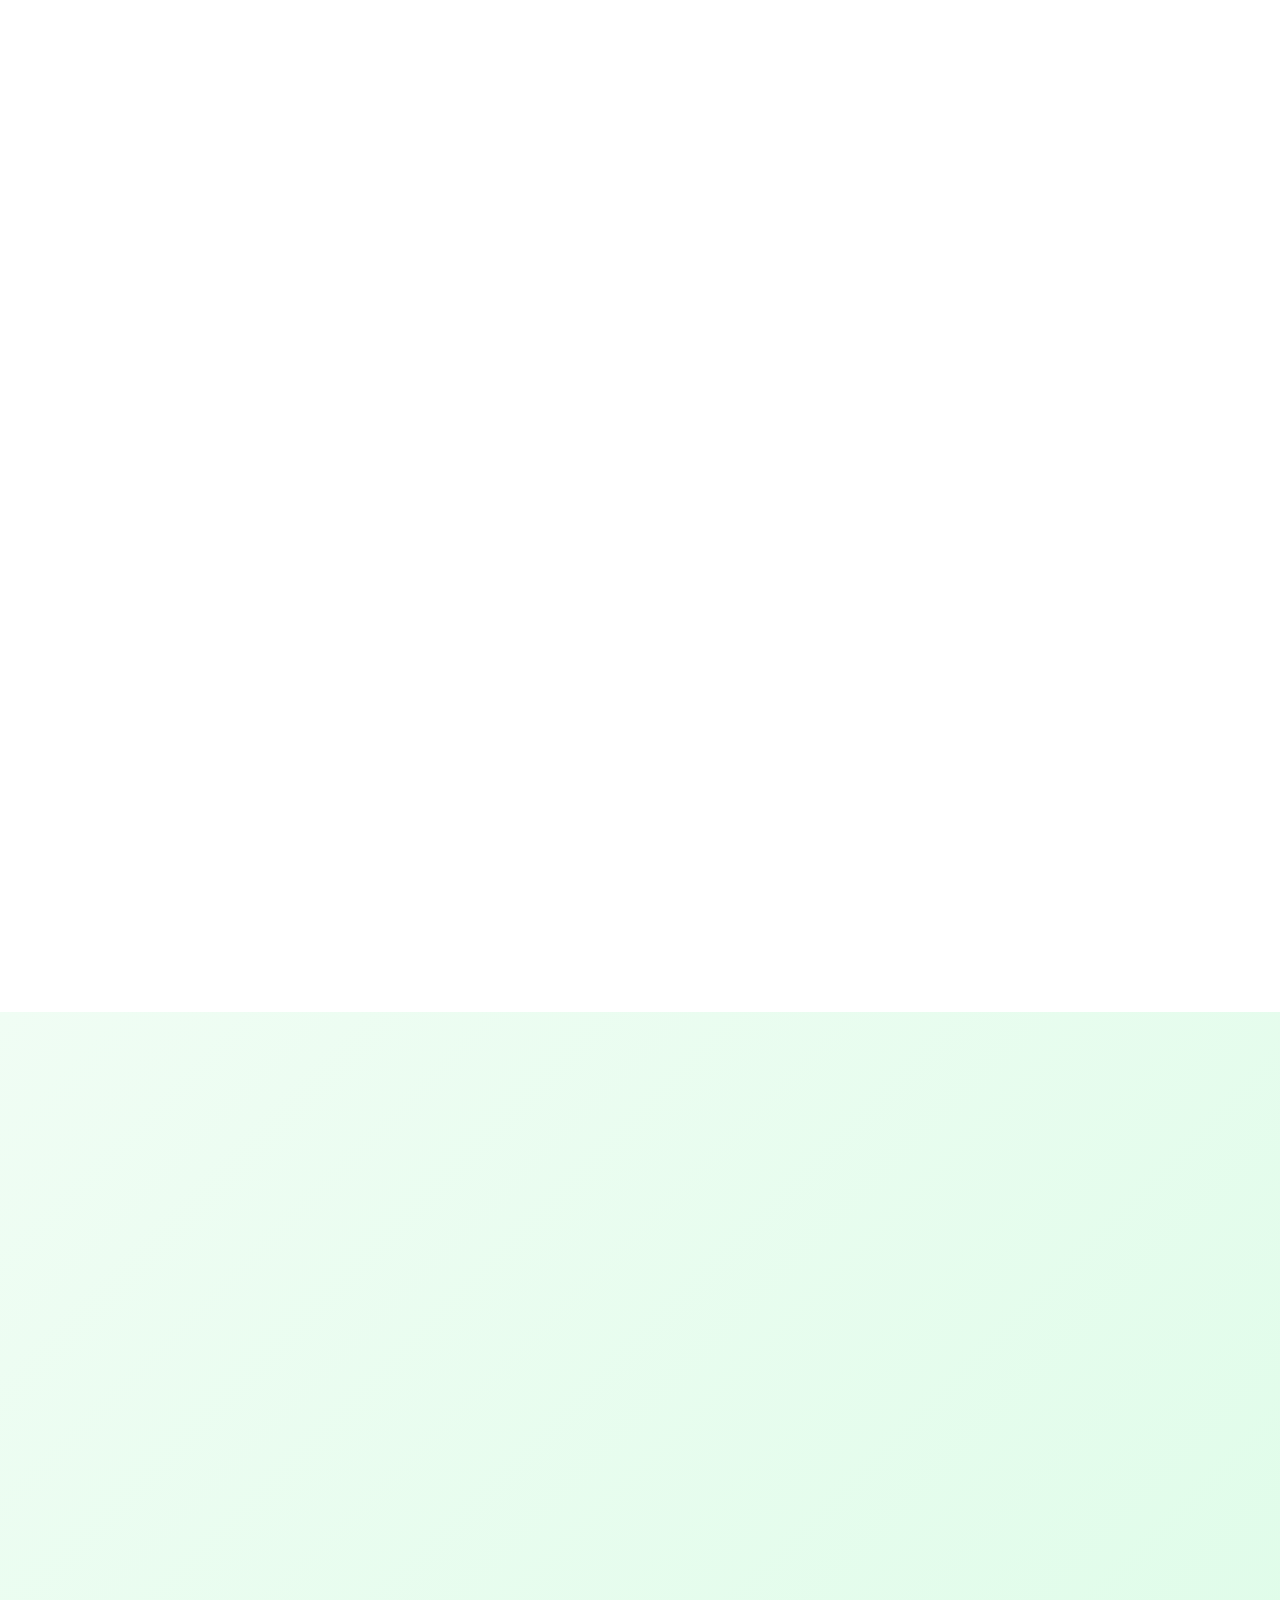
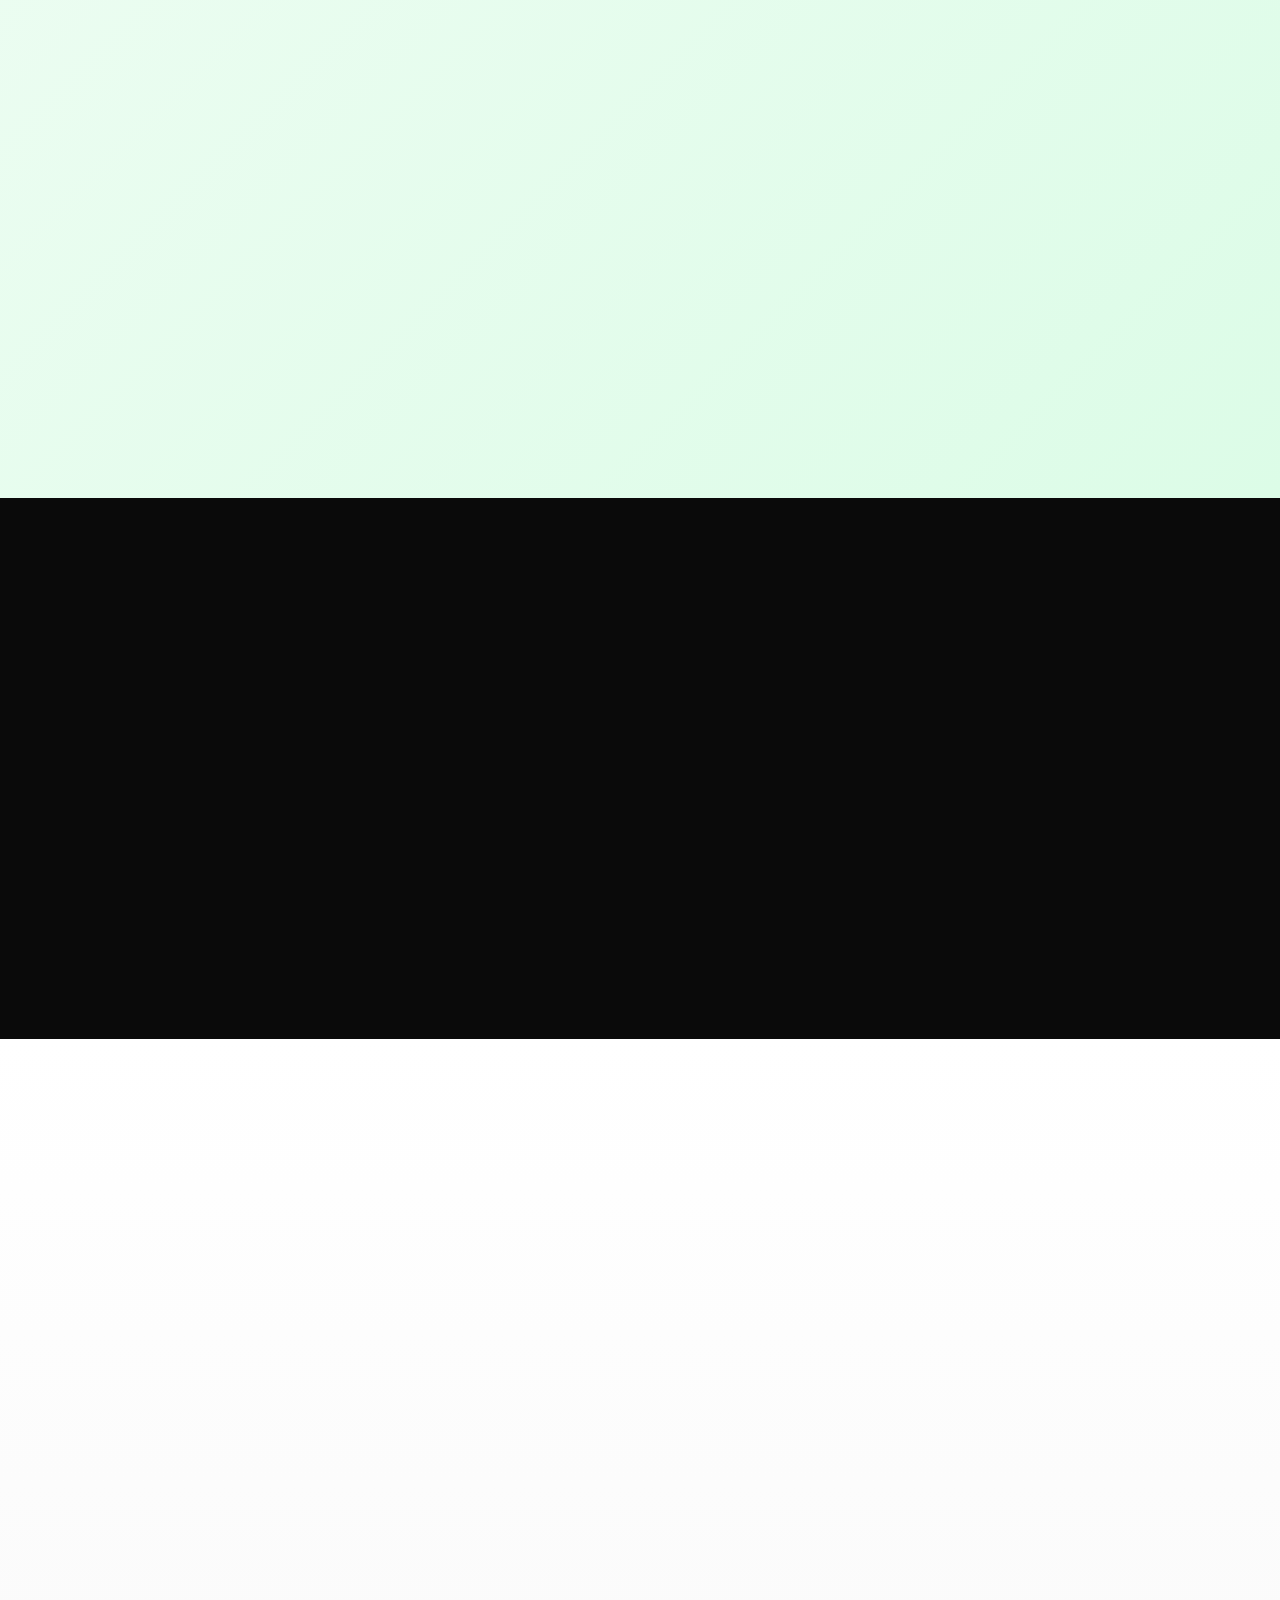
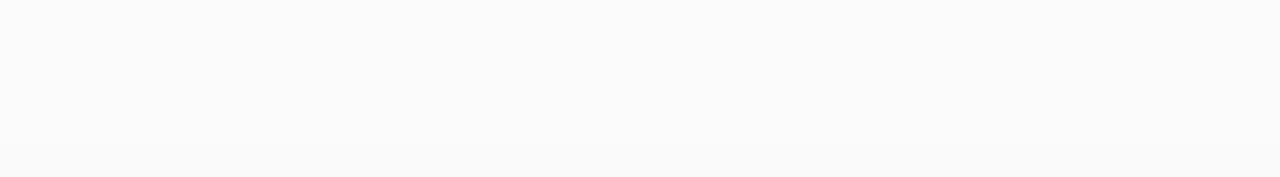
<file: public/index_restaurant.html>
<!DOCTYPE html>
<html lang="ca">
<head>
    <meta charset="UTF-8">
    <meta name="viewport" content="width=device-width, initial-scale=1.0">
    <title>EASY-EAT – Plataforma de fidelització per a restaurants</title>
    <link href="https://fonts.googleapis.com/css2?family=Syne:wght@400;600;700;800&family=DM+Sans:wght@300;400;500&display=swap" rel="stylesheet">
    <link rel="stylesheet" href="style/style_restaurant.1.css">
    <style>
        /* Logo Styles */
        .logo {
            font-family: 'Syne', sans-serif;
            font-size: 1.5rem;
            font-weight: 800;
            color: var(--black);
            text-decoration: none;
            letter-spacing: -0.5px;
            display: inline-flex;
            align-items: center;
            position: absolute;
            top: 20px;
            left: 40px;
            z-index: 100;
        }

        .logo span {
            color: var(--accent);
        }
    </style>
</head>
<body>
<!-- Logo -->
<a href="#" class="logo">EASY<span>-EAT</span></a>

<!-- Hero Section -->
<section class="hero">
    <div class="hero-content">
        <h1>Si ofereixes el mateix<br>que la competència, <br><span>per què els clients haurien de tornar ?</span></h1>
        <p>Transforma cada visita en una oportunitat per a fidelitzar clients.</p>
        <a href="#revelacio" class="cta-button">Descobreix el secret</a>
    </div>
    <div class="scroll-indicator">
        <svg fill="none" stroke="currentColor" viewBox="0 0 24 24">
            <path stroke-linecap="round" stroke-linejoin="round" stroke-width="2" d="M19 14l-7 7m0 0l-7-7m7 7V3"></path>
        </svg>
    </div>
</section>

<!-- Problem Section -->
<section class="problem">
    <div class="container">
        <h2 class="section-title animate-on-scroll">El problema</h2>
        <p class="section-subtitle animate-on-scroll">Diversos restaurants al teu voltant. El mateix dilema: com fer que els clients tornin?</p>

        <div class="problem-grid">
            <div class="problem-card">
                <h3>Mateix producte</h3>
                <p>Productes d'alta qualitat. Ingredients frescos. Preparació excel·lent.</p>
            </div>
            <div class="problem-card">
                <h3>Mateix preu</h3>
                <p>Competir en preu és una carrera perduda. </p>
            </div>
            <div class="problem-card">
                <h3>Mateix client</h3>
                <p>El mateix perfil de persona. Les mateixes necessitats. Les mateixes expectatives.</p>
            </div>
            <div class="problem-card">
                <h3>Cap raó per tornar</h3>
                <p>Si tot és igual, el client tria a l'atzar. No hi ha vincle. No hi ha lleialtat.</p>
            </div>
        </div>
    </div>
</section>

<!-- Revelation Section -->
<section class="revelation" id="revelacio">
    <div class="container">
        <p class="revelation-text">
            No és el producte.<br>
            És la <span>raó per tornar.</span>
        </p>
    </div>
</section>

<!-- Solution Section -->
<section class="solution light-gray">
    <div class="container">
        <h2 class="section-title animate-on-scroll">La solució</h2>
        <p class="section-subtitle animate-on-scroll">Un sistema simple però potent que crea un vincle amb cada visita</p>

        <div class="solution-grid">
            <div class="solution-step">
                <div class="step-number">01</div>
                <h3>Cada visita suma</h3>
                <p>Cada vegada que un client visita i paga, acumula punts. No són números buits. És valor real.</p>
            </div>
            <div class="solution-step">
                <div class="step-number">02</div>
                <h3>Cada punt té valor</h3>
                <p>Els punts es converteixen en recompenses tangibles: postres, plats especials, descomptes, sopars gratuïts.</p>
            </div>
            <div class="solution-step">
                <div class="step-number">03</div>
                <h3>Cada recompensa crea retorn</h3>
                <p>El client ja no es pregunta "on vaig a sopar?". Es pregunta "quan torno per la meva recompensa?"</p>
            </div>
        </div>
    </div>
</section>

<!-- Rewards Section -->
<section class="rewards">
    <div class="container">
        <h2 class="section-title animate-on-scroll">Recompenses que importen</h2>
        <p class="section-subtitle animate-on-scroll">Incentius reals que converteixen clients ocasionals en habituals</p>

        <div class="rewards-grid">
            <div class="reward-card">
                <div class="reward-icon">🍰</div>
                <h3>Postre artesanal</h3>
                <p>Un dolç final que et mereix després de les teves visites</p>
            </div>
            <div class="reward-card">
                <div class="reward-icon">✨</div>
                <h3>Plat especial</h3>
                <p>Creacions fora de carta només per a clients fidels</p>
            </div>
            <div class="reward-card">
                <div class="reward-icon">💰</div>
                <h3>20% descompte</h3>
                <p>Estalvi directe en la propera visita</p>
            </div>
            <div class="reward-card">
                <div class="reward-icon">❤️</div>
                <h3>Sopar per a 2</h3>
                <p>Una experiència completa gratuïta per compartir</p>
            </div>
        </div>
    </div>
</section>

<!-- Psychology Section -->
<section class="psychology">
    <div class="container">
        <h2 class="section-title animate-on-scroll">L'efecte psicològic</h2>
        <p class="section-subtitle animate-on-scroll">Els punts acumulats creen un vincle emocional i econòmic</p>

        <div class="quotes-grid">
            <div class="quote-card">
                <p>Ja tinc punts aquí</p>
            </div>
            <div class="quote-card">
                <p>Si vaig a un altre restaurant, perdo l'oportunitat d'apropar-me a la meva recompensa</p>
            </div>
            <div class="quote-card">
                <p>Estic invertit en aquest lloc</p>
            </div>
            <div class="quote-card">
                <p>Estic a punt d'aconseguir el postre gratuït</p>
            </div>
        </div>
    </div>
</section>

<!-- Results Section -->
<section class="results">
    <div class="container">
        <h2 class="section-title animate-on-scroll">Els resultats</h2>
        <div class="stats-grid">
            <div class="stat-card">
                <div class="stat-number">+4x</div>
                <div class="stat-label">Els clients amb punts<br>tornen 4 vegades més</div>
            </div>
            <div class="stat-card">
                <div class="stat-number">73%</div>
                <div class="stat-label">Tornen en menys<br>de 2 setmanes</div>
            </div>
            <div class="stat-card">
                <div class="stat-number">+25%</div>
                <div class="stat-label">Augment en la<br>despesa mitjana</div>
            </div>
        </div>
    </div>
</section>

<!-- Final Message Section -->
<section class="final-message">
    <div class="container">
        <h2 class="animate-on-scroll">
            No competeixes pel <span>producte</span> <br>
            competeixes pel <span>motiu per tornar</span>
        </h2>
        <a href="#contacte" class="cta-button-large animate-on-scroll">Vull fidelitzar els meus clients</a>
    </div>
</section>

<script src="scripts/script1_publicitat.js"> </script>
</body>
</html>
</file>
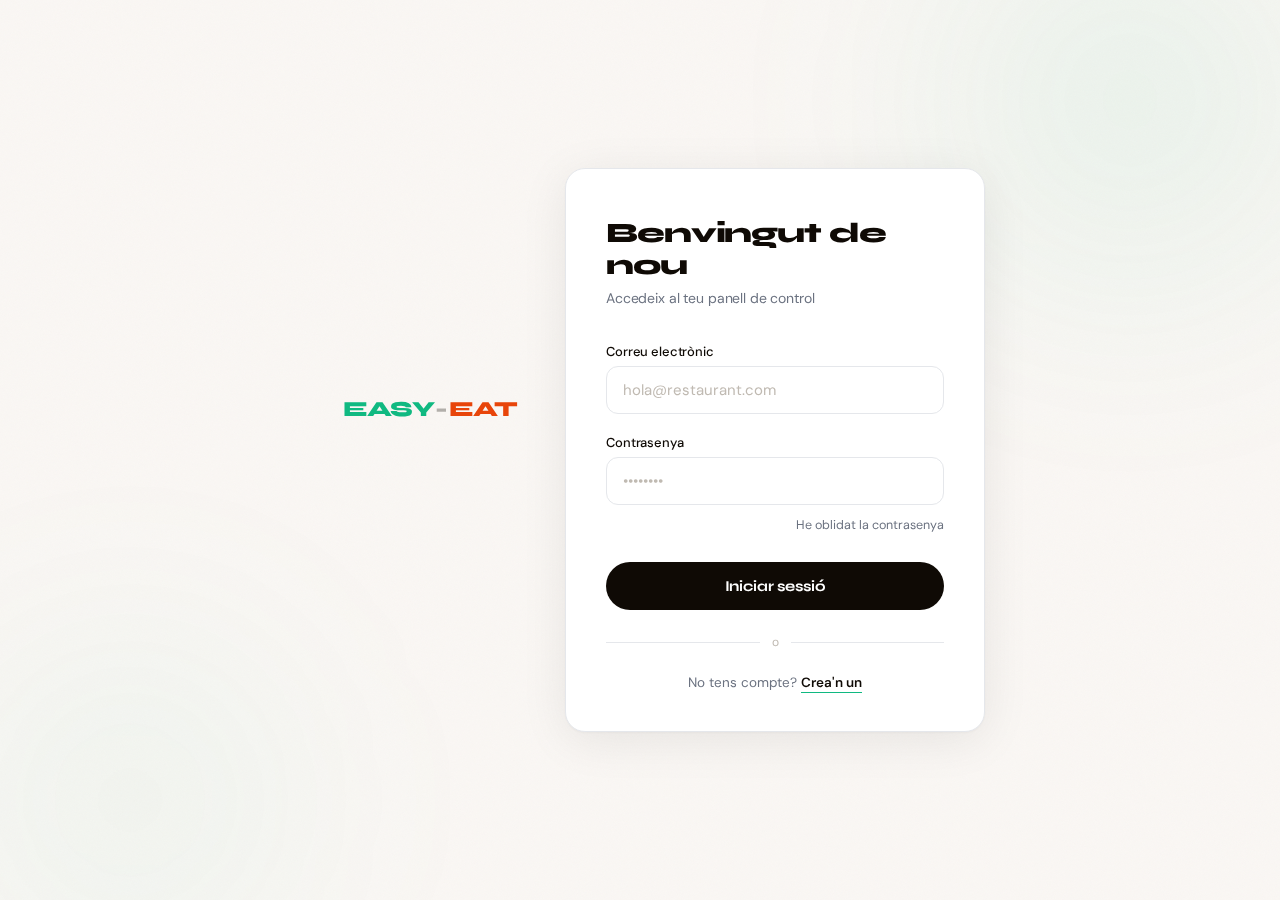
<file: public/login.html>
<!DOCTYPE html>
<html lang="ca">
<head>
    <meta charset="UTF-8">
    <meta name="viewport" content="width=device-width, initial-scale=1.0">
    <title>EASY-EAT — Iniciar Sessió</title>
    <link href="https://fonts.googleapis.com/css2?family=Syne:wght@400;600;700;800;900&family=DM+Sans:ital,wght@0,300;0,400;0,500;1,300&display=swap" rel="stylesheet">

    <style>
        /* ── TOKENS ── */
        :root {
            --green:      #10B981;
            --green-lt:   #E4F9EE;
            --dark:       #0F0A05;
            --mid:        #6B7280;
            --warm:       #FAF7F4;
            --white:      #FFFFFF;
            --border:     #E5E7EB;
            --error:      #EF4444;
            --font-display: 'Syne', sans-serif;
            --font-body:    'DM Sans', sans-serif;
            --ease:         cubic-bezier(0.4, 0, 0.2, 1);
            --radius-card:  20px;
            --radius-btn:   999px;
            --shadow-card:  0 8px 48px rgba(15,10,5,0.08), 0 1px 3px rgba(15,10,5,0.04);
        }

        *, *::before, *::after { box-sizing: border-box; margin: 0; padding: 0; }
        html { scroll-behavior: smooth; }

        /* ── BODY / BG ── */
        body {
            font-family: var(--font-body);
            background: var(--warm);
            color: var(--dark);
            min-height: 100vh;
            display: flex;
            align-items: center;
            justify-content: center;
            padding: 24px;
            overflow-x: hidden;
        }

        /* Subtle ambient blobs */
        .bg-layer {
            position: fixed;
            inset: 0;
            pointer-events: none;
            z-index: 0;
            overflow: hidden;
        }
        .bg-blob {
            position: absolute;
            border-radius: 50%;
            filter: blur(100px);
        }
        .bg-blob-1 {
            width: 600px; height: 600px;
            background: radial-gradient(circle, rgba(16,185,129,0.10) 0%, transparent 65%);
            top: -200px; right: -150px;
        }
        .bg-blob-2 {
            width: 500px; height: 500px;
            background: radial-gradient(circle, rgba(16,185,129,0.07) 0%, transparent 65%);
            bottom: -150px; left: -120px;
        }

        /* Grain texture */
        .grain {
            position: fixed;
            inset: 0;
            z-index: 1;
            pointer-events: none;
            opacity: 0.03;
            background-image: url("data:image/svg+xml,%3Csvg viewBox='0 0 512 512' xmlns='http://www.w3.org/2000/svg'%3E%3Cfilter id='n'%3E%3CfeTurbulence type='fractalNoise' baseFrequency='0.75' numOctaves='4' stitchTiles='stitch'/%3E%3C/filter%3E%3Crect width='100%25' height='100%25' filter='url(%23n)'/%3E%3C/svg%3E");
            background-size: 256px;
        }

        /* ── CARD ── */
        .card {
            position: relative;
            z-index: 10;
            background: var(--white);
            border-radius: var(--radius-card);
            box-shadow: var(--shadow-card);
            border: 1px solid var(--border);
            padding: 48px 40px 40px;
            width: 100%;
            max-width: 420px;
            animation: fadeUp 0.5s var(--ease) both;
        }

        @keyframes fadeUp {
            from { opacity: 0; transform: translateY(20px); }
            to   { opacity: 1; transform: translateY(0); }
        }

        /* ── LOGO ── */
        .logo {
            display: inline-flex;
            align-items: center;
            gap: 8px;
            margin-bottom: 32px;
            text-decoration: none;
        }

        /* Green dot badge */
        .logo-dot {
            width: 10px;
            height: 10px;
            border-radius: 50%;
            background: var(--green);
            flex-shrink: 0;
        }

        .logo-text {
            font-family: var(--font-display);
            font-size: 20px;
            font-weight: 900;
            letter-spacing: -0.04em;
            color: var(--dark);
        }

        /* ── HEADING ── */
        .card-title {
            font-family: var(--font-display);
            font-size: 28px;
            font-weight: 800;
            letter-spacing: -0.04em;
            line-height: 1.15;
            color: var(--dark);
            margin-bottom: 8px;
        }

        .card-subtitle {
            font-size: 14px;
            font-weight: 400;
            color: var(--mid);
            margin-bottom: 36px;
            letter-spacing: -0.01em;
        }

        /* ── FORM ── */
        .form-group {
            display: flex;
            flex-direction: column;
            gap: 6px;
            margin-bottom: 20px;
        }

        label {
            font-size: 13px;
            font-weight: 500;
            color: var(--dark);
            letter-spacing: -0.01em;
        }

        input[type="email"],
        input[type="password"] {
            width: 100%;
            padding: 13px 16px;
            border: 1.5px solid var(--border);
            border-radius: 12px;
            font-family: var(--font-body);
            font-size: 15px;
            font-weight: 400;
            color: var(--dark);
            background: var(--white);
            outline: none;
            transition: border-color 0.2s var(--ease), box-shadow 0.2s var(--ease);
            -webkit-appearance: none;
        }

        /* Placeholder style */
        input::placeholder {
            color: #C0BAB2;
        }

        /* Focus ring — green accent */
        input:focus {
            border-color: var(--green);
            box-shadow: 0 0 0 3px rgba(16,185,129,0.12);
        }

        /* Invalid state (HTML5 constraint) */
        input:not(:placeholder-shown):invalid {
            border-color: var(--error);
            box-shadow: 0 0 0 3px rgba(239,68,68,0.10);
        }

        /* ── FORGOT LINK ── */
        .forgot-wrap {
            text-align: right;
            margin-top: -12px;
            margin-bottom: 28px;
        }

        .forgot-link {
            font-size: 12.5px;
            color: var(--mid);
            text-decoration: none;
            transition: color 0.2s var(--ease);
        }

        .forgot-link:hover {
            color: var(--green);
        }

        /* ── BUTTON ── */
        .btn-primary {
            width: 100%;
            padding: 15px;
            border: none;
            border-radius: var(--radius-btn);
            background: var(--dark);
            color: var(--white);
            font-family: var(--font-display);
            font-size: 15px;
            font-weight: 700;
            letter-spacing: -0.01em;
            cursor: pointer;
            transition:
                background 0.25s var(--ease),
                transform   0.15s var(--ease),
                box-shadow  0.25s var(--ease);
        }

        .btn-primary:hover {
            background: var(--green);
            box-shadow: 0 8px 28px rgba(16,185,129,0.28);
            transform: translateY(-1px);
        }

        .btn-primary:active {
            transform: translateY(0);
            box-shadow: none;
        }

        /* ── DIVIDER ── */
        .divider {
            display: flex;
            align-items: center;
            gap: 12px;
            margin: 24px 0;
        }

        .divider-line {
            flex: 1;
            height: 1px;
            background: var(--border);
        }

        .divider-text {
            font-size: 12px;
            color: #C0BAB2;
            white-space: nowrap;
        }

        /* ── SIGNUP LINK ── */
        .signup-row {
            text-align: center;
            font-size: 13.5px;
            color: var(--mid);
        }

        .signup-row a {
            color: var(--dark);
            font-weight: 600;
            text-decoration: none;
            border-bottom: 1.5px solid var(--green);
            padding-bottom: 1px;
            transition: color 0.2s var(--ease);
        }

        .signup-row a:hover {
            color: var(--green);
        }

        /* ── ERROR MESSAGE ── */
        .error-msg {
            display: none; /* toggled via JS below */
            align-items: center;
            gap: 8px;
            background: #FEF2F2;
            border: 1px solid rgba(239,68,68,0.2);
            border-radius: 10px;
            padding: 12px 14px;
            font-size: 13.5px;
            color: var(--error);
            margin-bottom: 20px;
            animation: shake 0.35s var(--ease);
        }

        .error-msg.visible {
            display: flex;
        }

        /* Error icon */
        .error-icon {
            flex-shrink: 0;
            width: 16px;
            height: 16px;
            fill: var(--error);
        }

        @keyframes shake {
            0%, 100% { transform: translateX(0); }
            20%       { transform: translateX(-5px); }
            40%       { transform: translateX(5px); }
            60%       { transform: translateX(-4px); }
            80%       { transform: translateX(4px); }
        }

        /* ── RESPONSIVE TWEAK ── */
        @media (max-width: 460px) {
            .card { padding: 36px 24px 32px; }
            .card-title { font-size: 24px; }
        }

         /* ── NAV ── */
         nav {
            position: relative;
            z-index: 10;
            padding: 22px 48px;
            display: flex;
            align-items: center;
            justify-content: center;
            animation: slideDown 0.6s var(--ease) both;
            margin-bottom: 50px;
        }

        .logo {
            font-family: var(--font-display);
            font-size: 1.35rem;
            font-weight: 900;
            letter-spacing: -0.04em;
            color: var(--dark);
            text-decoration: none;
            display: flex;
            align-items: center;
            gap: 0;
        }

        .logo-easy { color: var(--green); }
        .logo-dash { color: var(--dark); opacity: 0.3; margin: 0 1px; }
        .logo-eat  { color: #E8450A; }

        @keyframes slideDown {
            from { opacity: 0; transform: translateY(-20px); }
            to   { opacity: 1; transform: translateY(0); }
        }

    </style>
</head>
<body>

    <!-- Ambient background blobs -->
    <div class="bg-layer" aria-hidden="true">
        <div class="bg-blob bg-blob-1"></div>
        <div class="bg-blob bg-blob-2"></div>
    </div>
    <div class="grain" aria-hidden="true"></div>

    <nav>
        <a href="index.html" class="logo">
            <span class="logo-easy">EASY</span><span class="logo-dash">-</span><span class="logo-eat">EAT</span>
        </a>
    </nav>

    <!-- ── LOGIN CARD ── -->
    <main class="card" role="main">

        <!-- Heading -->
        <h1 class="card-title">Benvingut de nou</h1>
        <p class="card-subtitle">Accedeix al teu panell de control</p>

        <!-- Error message (hidden by default, shown via JS on failed login) -->
        <div class="error-msg" id="errorMsg" role="alert" aria-live="polite">
            <svg class="error-icon" viewBox="0 0 20 20" xmlns="http://www.w3.org/2000/svg" aria-hidden="true">
                <path fill-rule="evenodd" d="M10 18a8 8 0 100-16 8 8 0 000 16zM9 7a1 1 0 012 0v4a1 1 0 01-2 0V7zm1 8a1.25 1.25 0 110-2.5 1.25 1.25 0 010 2.5z" clip-rule="evenodd"/>
            </svg>
            Email o contrasenya incorrectes. Torna-ho a intentar.
        </div>

        <!-- Login form -->
        <!-- action="/api/login" method="POST" → integrar backend aquí -->
        <form id="loginForm" novalidate>

            <!-- Email -->
            <div class="form-group">
                <label for="email">Correu electrònic</label>
                <input
                    type="email"
                    id="email"
                    name="email"
                    placeholder="hola@restaurant.com"
                    autocomplete="email"
                    required
                />
            </div>

            <!-- Password -->
            <div class="form-group">
                <label for="password">Contrasenya</label>
                <input
                    type="password"
                    id="password"
                    name="password"
                    placeholder="••••••••"
                    autocomplete="current-password"
                    required
                />
            </div>

            <!-- Forgot password link -->
            <div class="forgot-wrap">
                <a href="/forgot-password" class="forgot-link">He oblidat la contrasenya</a>
            </div>

            <!-- Submit button -->
            <button type="submit" class="btn-primary" id="submitBtn">
                Iniciar sessió
            </button>

        </form>

        <!-- Divider -->
        <div class="divider">
            <div class="divider-line"></div>
            <span class="divider-text">o</span>
            <div class="divider-line"></div>
        </div>

        <!-- Signup link -->
        <p class="signup-row">
            No tens compte? <a href="register.html">Crea'n un</a>
        </p>

    </main>


    <script>
        /* ─────────────────────────────────────
           Validació bàsica del formulari
           Substitueix la lògica de fetch() per
           la teva crida real al backend.
        ───────────────────────────────────── */

        const form      = document.getElementById('loginForm');
        const errorMsg  = document.getElementById('errorMsg');
        const submitBtn = document.getElementById('submitBtn');

        form.addEventListener('submit', async (e) => {
            e.preventDefault();

            const email    = document.getElementById('email').value.trim();
            const password = document.getElementById('password').value;

            // Amaga error anterior
            errorMsg.classList.remove('visible');

            // Validació bàsica
            if (!email || !password) {
                showError();
                return;
            }

            // ── SIMULACIÓ: mostra l'error per demostrar l'estil ──
            // Elimina aquest bloc i substitueix-lo per la teva crida real:
            //
            // const res = await fetch('/api/login', {
            //     method: 'POST',
            //     headers: { 'Content-Type': 'application/json' },
            //     body: JSON.stringify({ email, password })
            // });
            // if (res.ok) { window.location.href = '/dashboard'; }
            // else { showError(); }

            submitBtn.textContent = 'Carregant...';
            submitBtn.disabled = true;

            await new Promise(r => setTimeout(r, 900)); // simula latència

            // Exemple: credencials d'accés demo
            if (email === 'demo@easyeat.com' && password === 'demo1234') {
                submitBtn.textContent = '✓ Accedint…';
                // window.location.href = '/dashboard'; // descomenta per redirigir
            } else {
                showError();
                submitBtn.textContent = 'Iniciar sessió';
                submitBtn.disabled = false;
            }
        });

        function showError() {
            errorMsg.classList.add('visible');
            // Torna a posar el focus al camp email
            document.getElementById('email').focus();
        }
    </script>

</body>
</html>
</file>
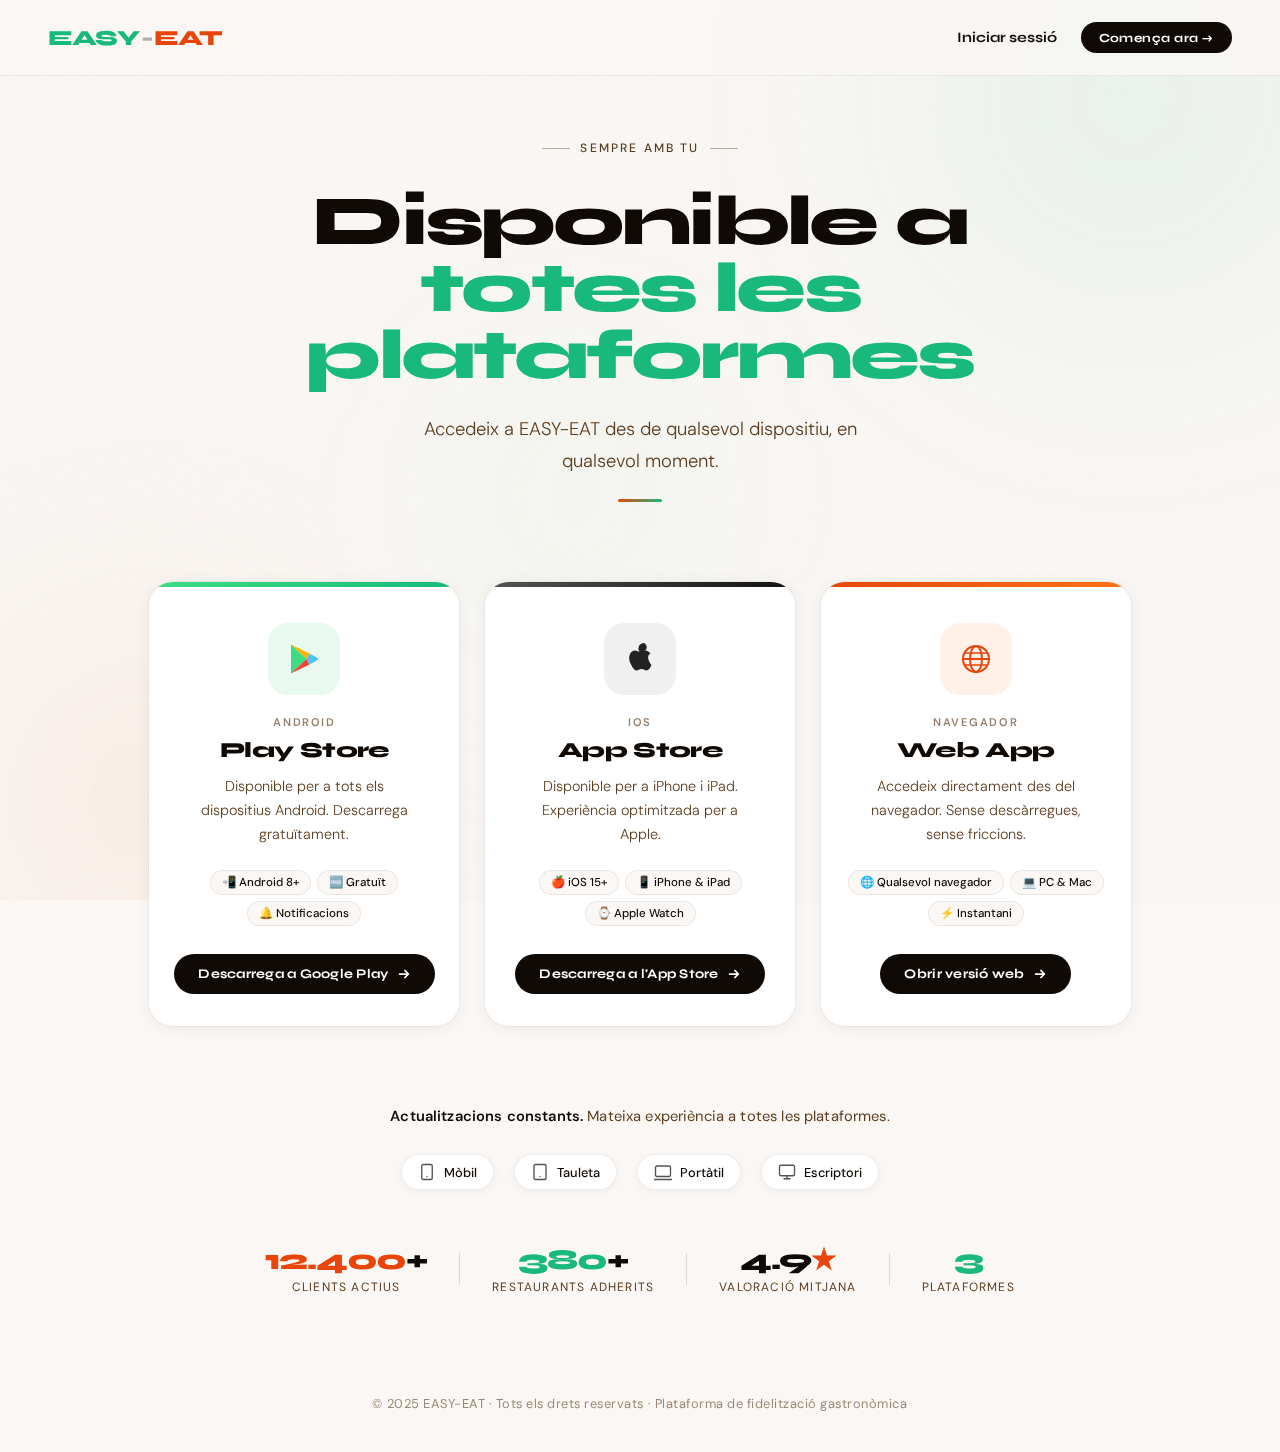
<file: public/platforms.html>
<!DOCTYPE html>
<html lang="ca">
<head>
    <meta charset="UTF-8">
    <meta name="viewport" content="width=device-width, initial-scale=1.0">
    <title>EASY-EAT</title>
    <link href="https://fonts.googleapis.com/css2?family=Syne:wght@400;600;700;800;900&family=DM+Sans:ital,wght@0,300;0,400;0,500;1,300&display=swap" rel="stylesheet">
    <style>
        :root {
            --orange: #E8450A;
            --orange-lt: #FFF0E8;
            --green: #18B97A;
            --green-lt: #E4F9EE;
            --dark: #0F0A05;
            --mid: #5C3D1E;
            --warm: #FAF7F4;
            --white: #FFFFFF;
            --font-display: 'Syne', sans-serif;
            --font-body: 'DM Sans', sans-serif;
            --ease: cubic-bezier(0.4, 0, 0.2, 1);
        }

        *, *::before, *::after { box-sizing: border-box; margin: 0; padding: 0; }
        html { scroll-behavior: smooth; }

        body {
            font-family: var(--font-body);
            background: var(--warm);
            color: var(--dark);
            min-height: 100vh;
            overflow-x: hidden;
        }

        /* ── BACKGROUND ── */
        .bg-layer {
            position: fixed;
            inset: 0;
            pointer-events: none;
            z-index: 0;
            overflow: hidden;
        }
        .bg-blob {
            position: absolute;
            border-radius: 50%;
            filter: blur(100px);
        }
        .bg-blob-1 {
            width: 700px; height: 700px;
            background: radial-gradient(circle, rgba(24,185,122,0.10) 0%, transparent 65%);
            top: -250px; right: -200px;
        }
        .bg-blob-2 {
            width: 600px; height: 600px;
            background: radial-gradient(circle, rgba(232,69,10,0.08) 0%, transparent 65%);
            bottom: -200px; left: -150px;
        }
        .bg-blob-3 {
            width: 350px; height: 350px;
            background: radial-gradient(circle, rgba(24,185,122,0.07) 0%, transparent 65%);
            top: 55%; left: 45%;
            transform: translate(-50%, -50%);
        }

        /* Grain */
        .grain {
            position: fixed;
            inset: 0;
            z-index: 1;
            pointer-events: none;
            opacity: 0.03;
            background-image: url("data:image/svg+xml,%3Csvg viewBox='0 0 512 512' xmlns='http://www.w3.org/2000/svg'%3E%3Cfilter id='n'%3E%3CfeTurbulence type='fractalNoise' baseFrequency='0.75' numOctaves='4' stitchTiles='stitch'/%3E%3C/filter%3E%3Crect width='100%25' height='100%25' filter='url(%23n)'/%3E%3C/svg%3E");
            background-size: 256px;
        }

        /* ── NAV ── */
        nav {
            position: fixed;
            top: 0; left: 0; right: 0;
            z-index: 100;
            padding: 22px 48px;
            display: flex;
            align-items: center;
            justify-content: space-between;
            background: rgba(250, 247, 244, 0.75);
            backdrop-filter: blur(16px);
            -webkit-backdrop-filter: blur(16px);
            border-bottom: 1px solid rgba(0,0,0,0.06);
            animation: slideDown 0.6s var(--ease) both;
        }

        .logo {
            font-family: var(--font-display);
            font-size: 1.35rem;
            font-weight: 900;
            letter-spacing: -0.04em;
            color: var(--dark);
            text-decoration: none;
            display: flex;
            align-items: center;
        }
        .logo-easy { color: var(--green); }
        .logo-dash { color: var(--dark); opacity: 0.3; margin: 0 1px; }
        .logo-eat  { color: var(--orange); }

        .nav-pill {
            background: var(--dark);
            color: var(--white);
            font-family: var(--font-display);
            font-size: 0.78rem;
            font-weight: 700;
            letter-spacing: 0.04em;
            padding: 8px 18px;
            border-radius: 100px;
            text-decoration: none;
            transition: background 0.2s, transform 0.2s;
        }
        .nav-pill:hover { background: var(--orange); transform: scale(1.04); }

        .nav-login {
            font-family: var(--font-display);
            font-size: 0.9rem;
            font-weight: 700;
            color: var(--dark);
            text-decoration: none;
            margin-right: 24px;
            transition: color 0.2s;
        }
        .nav-login:hover { color: var(--orange); }

        .nav-actions { display: flex; align-items: center; }

        /* ── HERO ── */
        .hero {
            min-height: 52vh;
            display: flex;
            flex-direction: column;
            align-items: center;
            justify-content: center;
            padding: 140px 2rem 60px;
            position: relative;
            z-index: 2;
            text-align: center;
        }

        .hero-eyebrow {
            display: inline-flex;
            align-items: center;
            gap: 10px;
            font-size: 0.75rem;
            font-weight: 500;
            letter-spacing: 0.18em;
            text-transform: uppercase;
            color: var(--mid);
            margin-bottom: 2rem;
            animation: fadeUp 0.7s 0.1s var(--ease) both;
        }
        .hero-eyebrow::before,
        .hero-eyebrow::after {
            content: '';
            width: 28px; height: 1px;
            background: currentColor;
            opacity: 0.4;
        }

        .hero-title {
            font-family: var(--font-display);
            font-weight: 900;
            font-size: clamp(2.4rem, 5.5vw, 4.8rem);
            line-height: 0.95;
            letter-spacing: -0.04em;
            color: var(--dark);
            margin-bottom: 1.6rem;
            animation: fadeUp 0.7s 0.18s var(--ease) both;
            max-width: 820px;
        }

        .hero-title .t-green { color: var(--green); }
        .hero-title .t-orange { color: var(--orange); }

        .hero-sub {
            font-size: clamp(1rem, 2vw, 1.15rem);
            color: var(--mid);
            font-weight: 300;
            line-height: 1.7;
            max-width: 500px;
            margin: 0 auto;
            animation: fadeUp 0.7s 0.28s var(--ease) both;
        }

        .divider {
            width: 44px;
            height: 3px;
            background: linear-gradient(90deg, var(--orange), var(--green));
            border-radius: 4px;
            margin: 1.4rem auto 0;
            animation: fadeUp 0.7s 0.3s var(--ease) both;
        }

        /* ── PLATFORM CARDS SECTION ── */
        .platforms-section {
            position: relative;
            z-index: 2;
            padding: 20px 2rem 80px;
            display: flex;
            flex-direction: column;
            align-items: center;
        }

        .platform-cards {
            display: flex;
            gap: 1.6rem;
            justify-content: center;
            flex-wrap: wrap;
            width: 100%;
            max-width: 1020px;
            animation: fadeUp 0.8s 0.38s var(--ease) both;
        }

        .platform-card {
            flex: 1;
            min-width: 280px;
            max-width: 310px;
            background: var(--white);
            border-radius: 24px;
            box-shadow: 0 2px 16px rgba(0,0,0,0.06), 0 0 0 1px rgba(0,0,0,0.04);
            overflow: hidden;
            display: flex;
            flex-direction: column;
            align-items: center;
            text-align: center;
            padding: 0 0 32px;
            transition: transform 0.3s var(--ease), box-shadow 0.3s var(--ease);
            cursor: default;
        }

        .platform-card:hover {
            transform: translateY(-8px);
            box-shadow: 0 20px 48px rgba(0,0,0,0.11), 0 0 0 1px rgba(0,0,0,0.04);
        }

        /* Top accent band */
        .card-band {
            width: 100%;
            height: 5px;
            margin-bottom: 36px;
        }
        .card-android .card-band {
            background: linear-gradient(90deg, #3DDC84, #18B97A);
        }
        .card-apple .card-band {
            background: linear-gradient(90deg, #555, #111);
        }
        .card-web .card-band {
            background: linear-gradient(90deg, var(--orange), #F97316);
        }

        /* Icon area */
        .card-icon-wrap {
            width: 72px; height: 72px;
            border-radius: 20px;
            display: flex;
            align-items: center;
            justify-content: center;
            margin-bottom: 20px;
            flex-shrink: 0;
        }
        .card-android .card-icon-wrap {
            background: #E8F9F0;
        }
        .card-apple .card-icon-wrap {
            background: #F0F0F0;
        }
        .card-web .card-icon-wrap {
            background: var(--orange-lt);
        }

        .card-icon-wrap svg {
            width: 36px; height: 36px;
        }

        .card-label {
            font-size: 0.7rem;
            font-weight: 600;
            letter-spacing: 0.14em;
            text-transform: uppercase;
            color: var(--mid);
            opacity: 0.65;
            margin-bottom: 8px;
            padding: 0 28px;
        }

        .card-name {
            font-family: var(--font-display);
            font-weight: 800;
            font-size: 1.35rem;
            letter-spacing: -0.03em;
            color: var(--dark);
            margin-bottom: 12px;
            padding: 0 28px;
        }

        .card-desc {
            font-size: 0.9rem;
            font-weight: 300;
            color: var(--mid);
            line-height: 1.65;
            max-width: 230px;
            margin: 0 auto 24px;
        }

        /* Feature pills row */
        .card-pills {
            display: flex;
            flex-wrap: wrap;
            gap: 6px;
            justify-content: center;
            padding: 0 24px;
            margin-bottom: 28px;
        }
        .pill {
            font-size: 0.72rem;
            font-weight: 500;
            padding: 4px 11px;
            border-radius: 100px;
            background: var(--warm);
            color: var(--dark);
            border: 1px solid rgba(0,0,0,0.07);
        }

        /* CTA Button */
        .card-btn {
            display: inline-flex;
            align-items: center;
            gap: 8px;
            background: var(--dark);
            color: var(--white);
            font-family: var(--font-display);
            font-size: 0.82rem;
            font-weight: 700;
            letter-spacing: 0.02em;
            padding: 12px 24px;
            border-radius: 100px;
            text-decoration: none;
            transition: background 0.22s, transform 0.22s, box-shadow 0.22s;
        }
        .card-btn:hover {
            background: var(--green);
            transform: scale(1.04);
            box-shadow: 0 8px 24px rgba(24,185,122,0.3);
        }
        .card-btn .btn-arrow {
            transition: transform 0.2s;
            display: inline-flex;
        }
        .platform-card:hover .btn-arrow {
            transform: translateX(3px);
        }

        /* ── TRUST STRIP ── */
        .trust-strip {
            position: relative;
            z-index: 2;
            text-align: center;
            padding: 0 2rem 32px;
            animation: fadeUp 0.8s 0.55s var(--ease) both;
        }

        .trust-message {
            font-size: 0.92rem;
            color: var(--mid);
            font-weight: 400;
            letter-spacing: 0.01em;
            margin-bottom: 28px;
        }
        .trust-message strong {
            color: var(--dark);
            font-weight: 600;
        }

        .device-icons {
            display: flex;
            align-items: center;
            justify-content: center;
            gap: 20px;
            flex-wrap: wrap;
        }

        .device-badge {
            display: flex;
            align-items: center;
            gap: 8px;
            background: var(--white);
            border: 1px solid rgba(0,0,0,0.07);
            border-radius: 100px;
            padding: 8px 16px;
            font-size: 0.8rem;
            font-weight: 500;
            color: var(--dark);
            box-shadow: 0 2px 8px rgba(0,0,0,0.05);
        }
        .device-badge svg {
            width: 18px; height: 18px;
            opacity: 0.7;
        }

        /* ── STATS BAR ── */
        .stats-bar {
            position: relative;
            z-index: 2;
            text-align: center;
            padding: 20px 2rem 80px;
            animation: fadeUp 0.8s 0.6s var(--ease) both;
        }

        .stats-inner {
            display: inline-flex;
            align-items: center;
            gap: 32px;
            flex-wrap: wrap;
            justify-content: center;
        }

        .stat {
            display: flex;
            flex-direction: column;
            align-items: center;
        }
        .stat-num {
            font-family: var(--font-display);
            font-weight: 900;
            font-size: 1.8rem;
            letter-spacing: -0.04em;
            color: var(--dark);
        }
        .stat-num .t-green { color: var(--green); }
        .stat-num .t-orange { color: var(--orange); }
        .stat-label {
            font-size: 0.75rem;
            text-transform: uppercase;
            letter-spacing: 0.1em;
            color: var(--mid);
            margin-top: 2px;
        }
        .stat-sep {
            width: 1px; height: 32px;
            background: rgba(0,0,0,0.12);
        }

        /* ── FOOTER ── */
        footer {
            position: relative;
            z-index: 2;
            text-align: center;
            padding: 20px 2rem 40px;
            font-size: 0.8rem;
            color: var(--mid);
            opacity: 0.6;
            letter-spacing: 0.04em;
        }

        /* ── ANIMATIONS ── */
        @keyframes slideDown {
            from { opacity: 0; transform: translateY(-20px); }
            to   { opacity: 1; transform: translateY(0); }
        }
        @keyframes fadeUp {
            from { opacity: 0; transform: translateY(24px); }
            to   { opacity: 1; transform: translateY(0); }
        }

        /* ── RESPONSIVE ── */
        @media (max-width: 700px) {
            nav { padding: 18px 22px; }
            .hero { padding: 110px 1.2rem 48px; min-height: auto; }
            .hero-title { font-size: clamp(2rem, 9vw, 2.8rem); }
            .platform-cards { gap: 1.2rem; }
            .platform-card { min-width: 100%; max-width: 100%; }
            .stat-sep { display: none; }
        }
    </style>
</head>
<body>

<div class="bg-layer" aria-hidden="true">
    <div class="bg-blob bg-blob-1"></div>
    <div class="bg-blob bg-blob-2"></div>
    <div class="bg-blob bg-blob-3"></div>
</div>
<div class="grain" aria-hidden="true"></div>

<!-- Nav -->
<nav>
    <a href="index.html" class="logo">
        <span class="logo-easy">EASY</span><span class="logo-dash">-</span><span class="logo-eat">EAT</span>
    </a>
    <div class="nav-actions">
        <a href="login.html" class="nav-login">Iniciar sessió</a>
        <a href="contact.html" class="nav-pill">Comença ara →</a>
    </div>
</nav>

<!-- Hero -->
<section class="hero">
    <p class="hero-eyebrow">Sempre amb tu</p>

    <h1 class="hero-title">
        Disponible a<br>
        <span class="t-green">totes les plataformes</span>
    </h1>

    <p class="hero-sub">
        Accedeix a EASY-EAT des de qualsevol dispositiu, en qualsevol moment.
    </p>

    <div class="divider" aria-hidden="true"></div>
</section>

<!-- Platform Cards -->
<section class="platforms-section">
    <div class="platform-cards">

        <!-- Android -->
        <div class="platform-card card-android">
            <div class="card-band"></div>
            <div class="card-icon-wrap">
                <!-- Google Play icon -->
                <svg viewBox="0 0 36 36" fill="none" xmlns="http://www.w3.org/2000/svg">
                    <path d="M5 3.5L20.5 18L5 32.5V3.5Z" fill="#3DDC84"/>
                    <path d="M5 3.5L23.5 12.5L20.5 18L5 3.5Z" fill="#FFB300"/>
                    <path d="M5 32.5L23.5 23.5L20.5 18L5 32.5Z" fill="#F44336"/>
                    <path d="M20.5 18L23.5 12.5L31.5 17C32.6 17.6 32.6 18.4 31.5 19L23.5 23.5L20.5 18Z" fill="#4FC3F7"/>
                </svg>
            </div>
            <p class="card-label">Android</p>
            <h2 class="card-name">Play Store</h2>
            <p class="card-desc">Disponible per a tots els dispositius Android. Descarrega gratuïtament.</p>
            <div class="card-pills">
                <span class="pill">📲 Android 8+</span>
                <span class="pill">🆓 Gratuït</span>
                <span class="pill">🔔 Notificacions</span>
            </div>
            <a href="#" class="card-btn">
                Descarrega a Google Play
                <span class="btn-arrow">
                    <svg width="14" height="14" viewBox="0 0 16 16" fill="none"><path d="M3 8h10M9 4l4 4-4 4" stroke="currentColor" stroke-width="2" stroke-linecap="round" stroke-linejoin="round"/></svg>
                </span>
            </a>
        </div>

        <!-- iOS -->
        <div class="platform-card card-apple">
            <div class="card-band"></div>
            <div class="card-icon-wrap">
                <!-- Apple icon -->
                <svg viewBox="0 0 36 36" fill="none" xmlns="http://www.w3.org/2000/svg">
                    <path d="M24.5 7.5C24.5 7.5 25.5 4 22 2C22 2 18.5 2 17 5C17 5 15 9 18.5 12C18.5 12 22.5 12 24.5 7.5Z" fill="#222"/>
                    <path d="M29.5 24C28 27 26.5 29.5 24.5 29.5C22.5 29.5 22 28 19.5 28C17 28 16.5 29.5 14.5 29.5C12.5 29.5 10.5 26.5 9 23.5C7 20 6.5 16 8 13C9 11 11 9.5 13 9.5C15 9.5 16.5 11 18 11C19.5 11 21.5 9.5 23.5 9.5C25 9.5 27 10.5 28.5 12.5C25 14 25.5 19 29.5 24Z" fill="#222"/>
                </svg>
            </div>
            <p class="card-label">iOS</p>
            <h2 class="card-name">App Store</h2>
            <p class="card-desc">Disponible per a iPhone i iPad. Experiència optimitzada per a Apple.</p>
            <div class="card-pills">
                <span class="pill">🍎 iOS 15+</span>
                <span class="pill">📱 iPhone & iPad</span>
                <span class="pill">⌚ Apple Watch</span>
            </div>
            <a href="#" class="card-btn">
                Descarrega a l'App Store
                <span class="btn-arrow">
                    <svg width="14" height="14" viewBox="0 0 16 16" fill="none"><path d="M3 8h10M9 4l4 4-4 4" stroke="currentColor" stroke-width="2" stroke-linecap="round" stroke-linejoin="round"/></svg>
                </span>
            </a>
        </div>

        <!-- Web -->
        <div class="platform-card card-web">
            <div class="card-band"></div>
            <div class="card-icon-wrap">
                <!-- Web globe icon -->
                <svg viewBox="0 0 36 36" fill="none" xmlns="http://www.w3.org/2000/svg">
                    <circle cx="18" cy="18" r="13" stroke="#E8450A" stroke-width="2"/>
                    <ellipse cx="18" cy="18" rx="6" ry="13" stroke="#E8450A" stroke-width="2"/>
                    <path d="M5 18H31" stroke="#E8450A" stroke-width="2" stroke-linecap="round"/>
                    <path d="M7 12H29M7 24H29" stroke="#E8450A" stroke-width="1.5" stroke-linecap="round"/>
                </svg>
            </div>
            <p class="card-label">Navegador</p>
            <h2 class="card-name">Web App</h2>
            <p class="card-desc">Accedeix directament des del navegador. Sense descàrregues, sense friccions.</p>
            <div class="card-pills">
                <span class="pill">🌐 Qualsevol navegador</span>
                <span class="pill">💻 PC & Mac</span>
                <span class="pill">⚡ Instantani</span>
            </div>
            <a href="#" class="card-btn">
                Obrir versió web
                <span class="btn-arrow">
                    <svg width="14" height="14" viewBox="0 0 16 16" fill="none"><path d="M3 8h10M9 4l4 4-4 4" stroke="currentColor" stroke-width="2" stroke-linecap="round" stroke-linejoin="round"/></svg>
                </span>
            </a>
        </div>

    </div>
</section>

<!-- Trust strip -->
<div class="trust-strip">
    <p class="trust-message">
        <strong>Actualitzacions constants.</strong> Mateixa experiència a totes les plataformes.
    </p>
    <div class="device-icons">
        <div class="device-badge">
            <!-- Phone icon -->
            <svg viewBox="0 0 24 24" fill="none" stroke="currentColor" stroke-width="1.8" stroke-linecap="round" stroke-linejoin="round">
                <rect x="5" y="2" width="14" height="20" rx="2"/>
                <line x1="12" y1="18" x2="12" y2="18.01"/>
            </svg>
            Mòbil
        </div>
        <div class="device-badge">
            <!-- Tablet icon -->
            <svg viewBox="0 0 24 24" fill="none" stroke="currentColor" stroke-width="1.8" stroke-linecap="round" stroke-linejoin="round">
                <rect x="4" y="2" width="16" height="20" rx="2"/>
                <line x1="12" y1="18" x2="12" y2="18.01"/>
            </svg>
            Tauleta
        </div>
        <div class="device-badge">
            <!-- Laptop icon -->
            <svg viewBox="0 0 24 24" fill="none" stroke="currentColor" stroke-width="1.8" stroke-linecap="round" stroke-linejoin="round">
                <rect x="2" y="4" width="20" height="14" rx="2"/>
                <path d="M0 22h24"/>
            </svg>
            Portàtil
        </div>
        <div class="device-badge">
            <!-- Desktop icon -->
            <svg viewBox="0 0 24 24" fill="none" stroke="currentColor" stroke-width="1.8" stroke-linecap="round" stroke-linejoin="round">
                <rect x="2" y="3" width="20" height="14" rx="2"/>
                <line x1="8" y1="21" x2="16" y2="21"/>
                <line x1="12" y1="17" x2="12" y2="21"/>
            </svg>
            Escriptori
        </div>
    </div>
</div>

<!-- Stats bar -->
<div class="stats-bar">
    <div class="stats-inner">
        <div class="stat">
            <span class="stat-num"><span class="t-orange">12.400</span>+</span>
            <span class="stat-label">Clients actius</span>
        </div>
        <div class="stat-sep"></div>
        <div class="stat">
            <span class="stat-num"><span class="t-green">380</span>+</span>
            <span class="stat-label">Restaurants adherits</span>
        </div>
        <div class="stat-sep"></div>
        <div class="stat">
            <span class="stat-num">4.9<span class="t-orange">★</span></span>
            <span class="stat-label">Valoració mitjana</span>
        </div>
        <div class="stat-sep"></div>
        <div class="stat">
            <span class="stat-num"><span class="t-green">3</span></span>
            <span class="stat-label">Plataformes</span>
        </div>
    </div>
</div>

<footer>
    © 2025 EASY-EAT · Tots els drets reservats · Plataforma de fidelització gastronòmica
</footer>

</body>
</html>
</file>
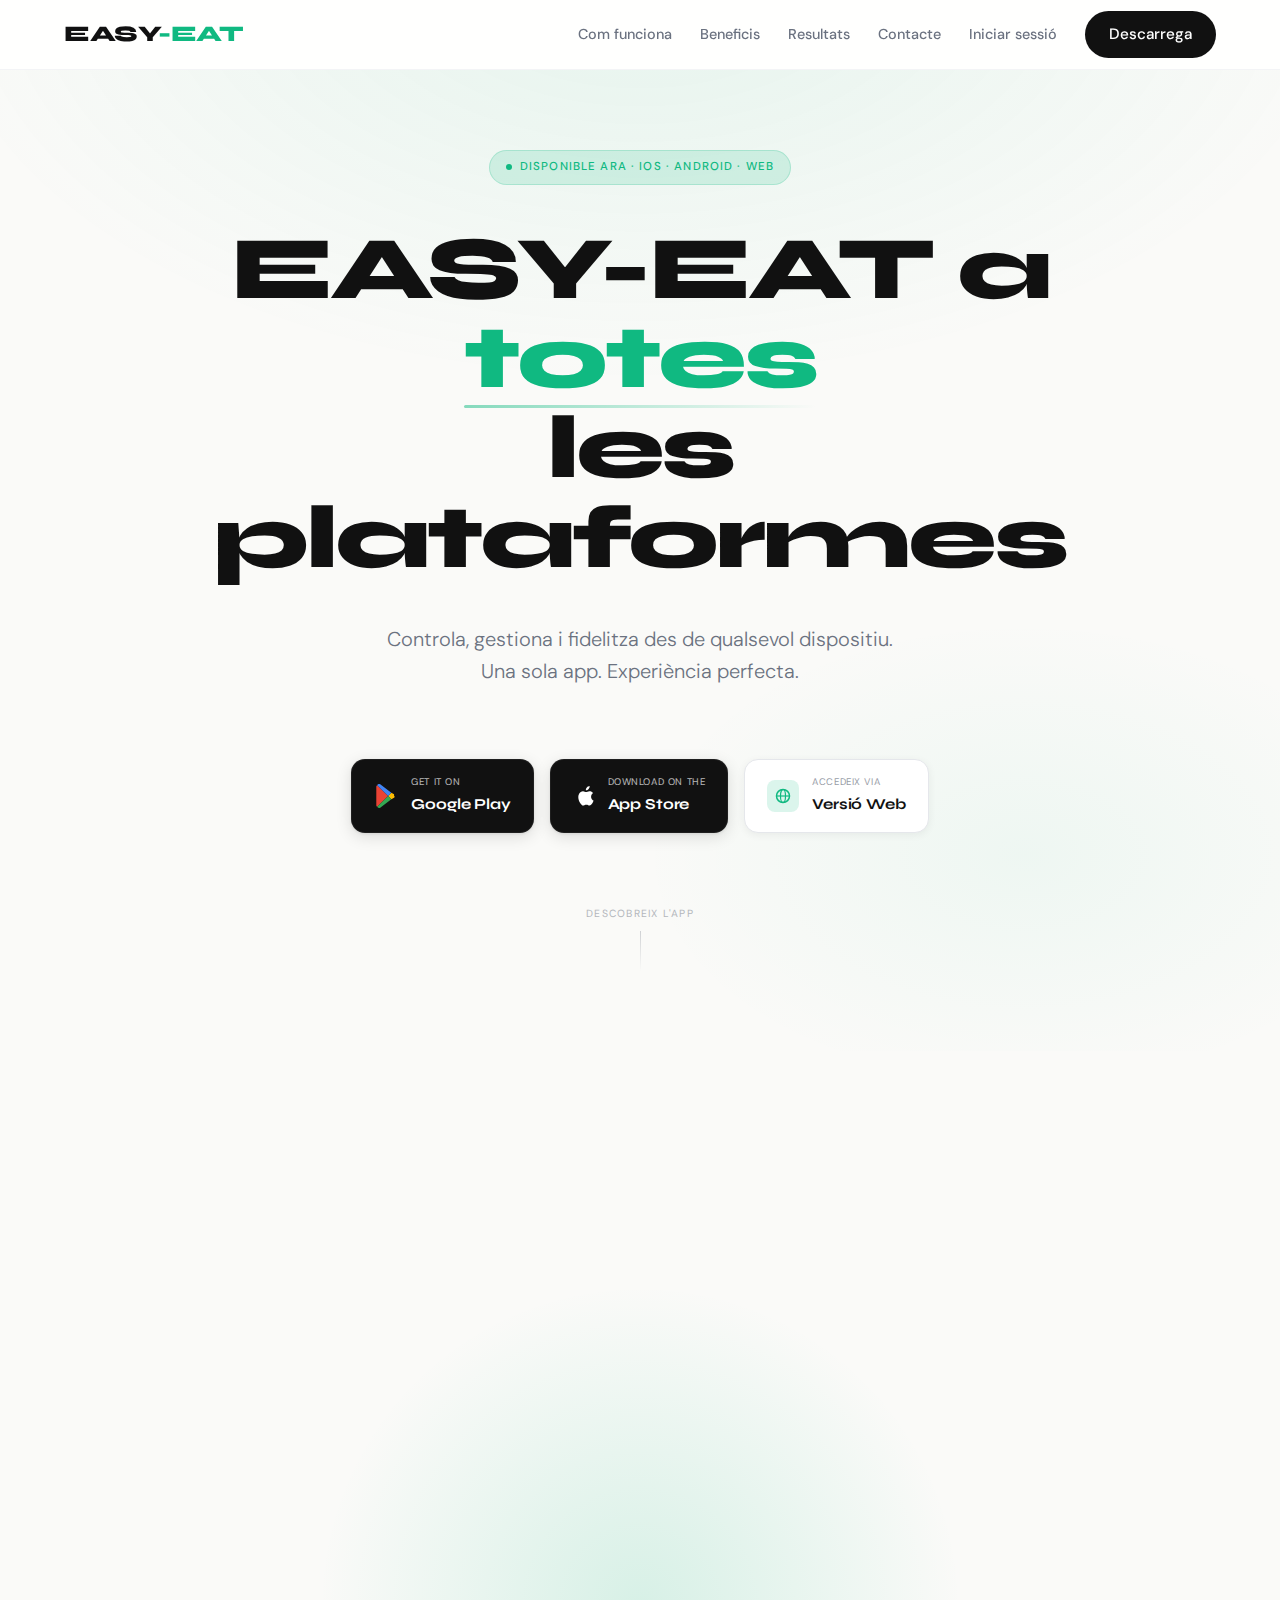
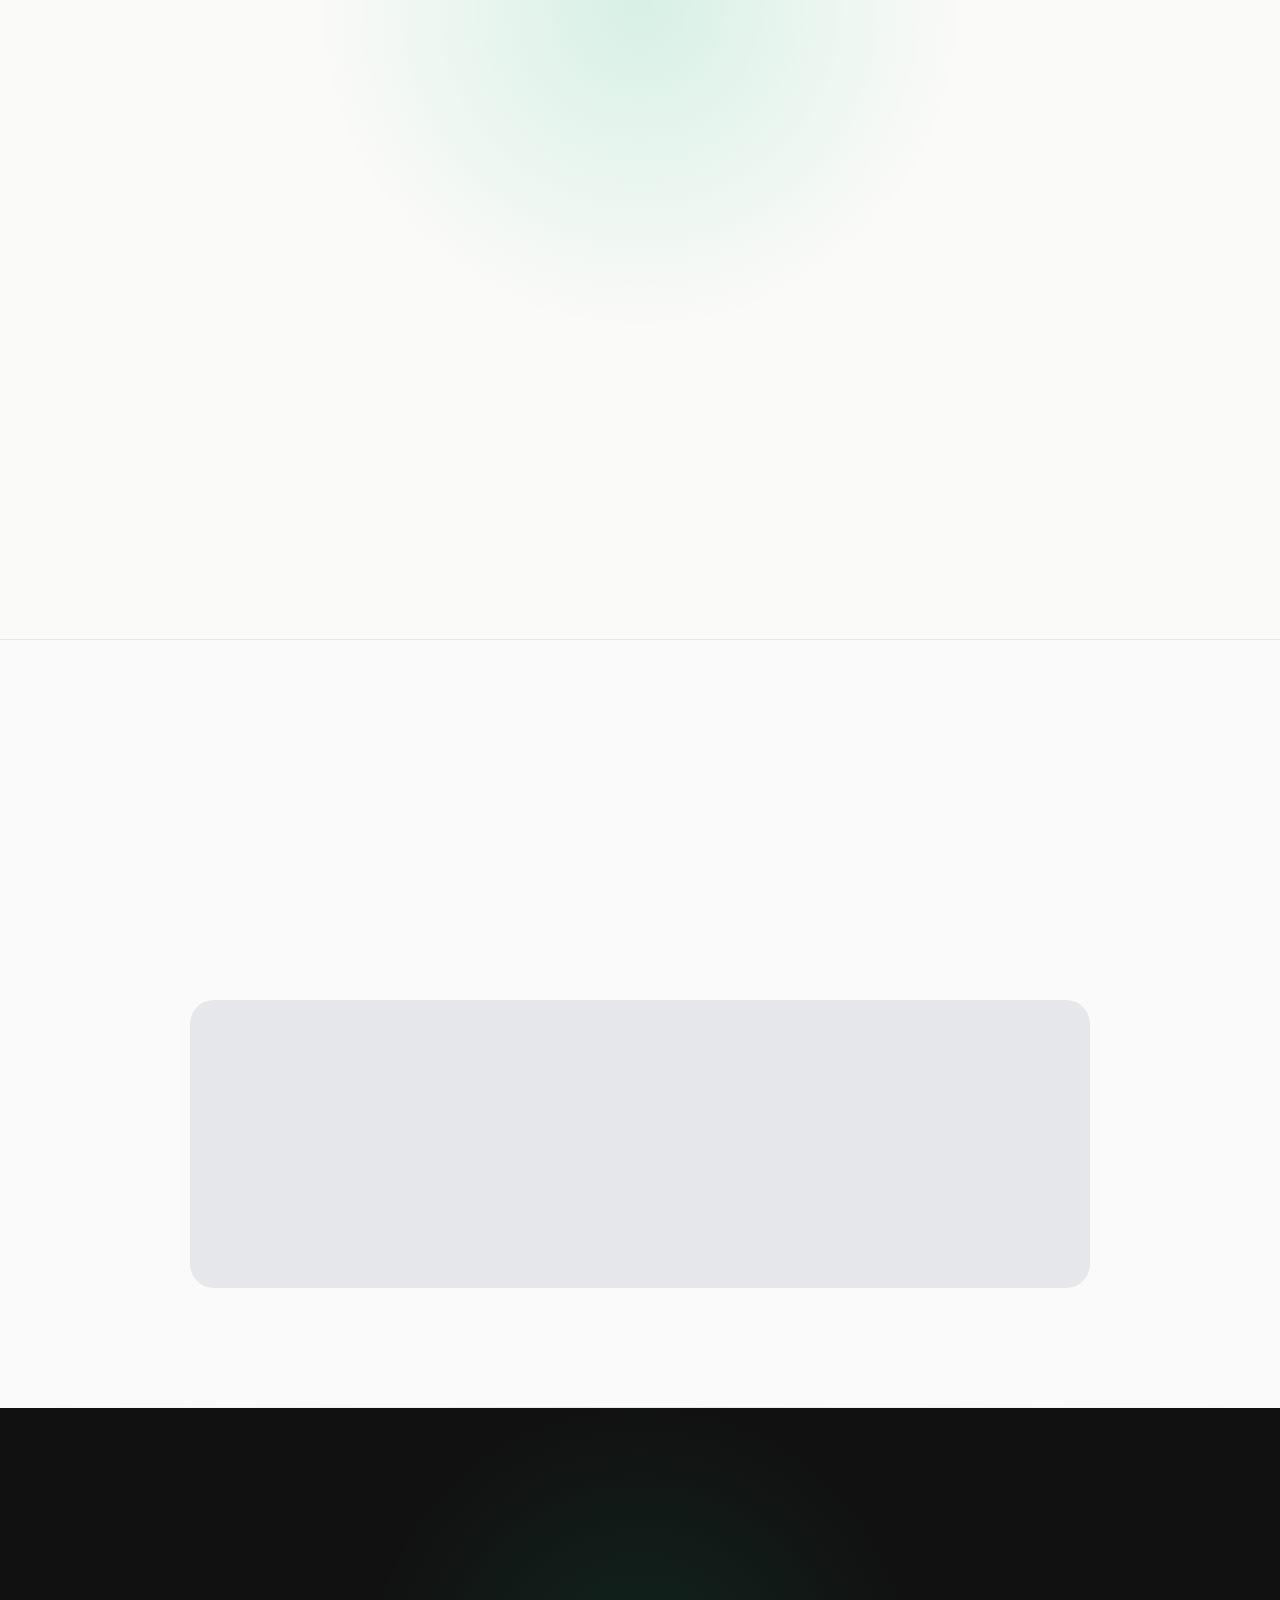
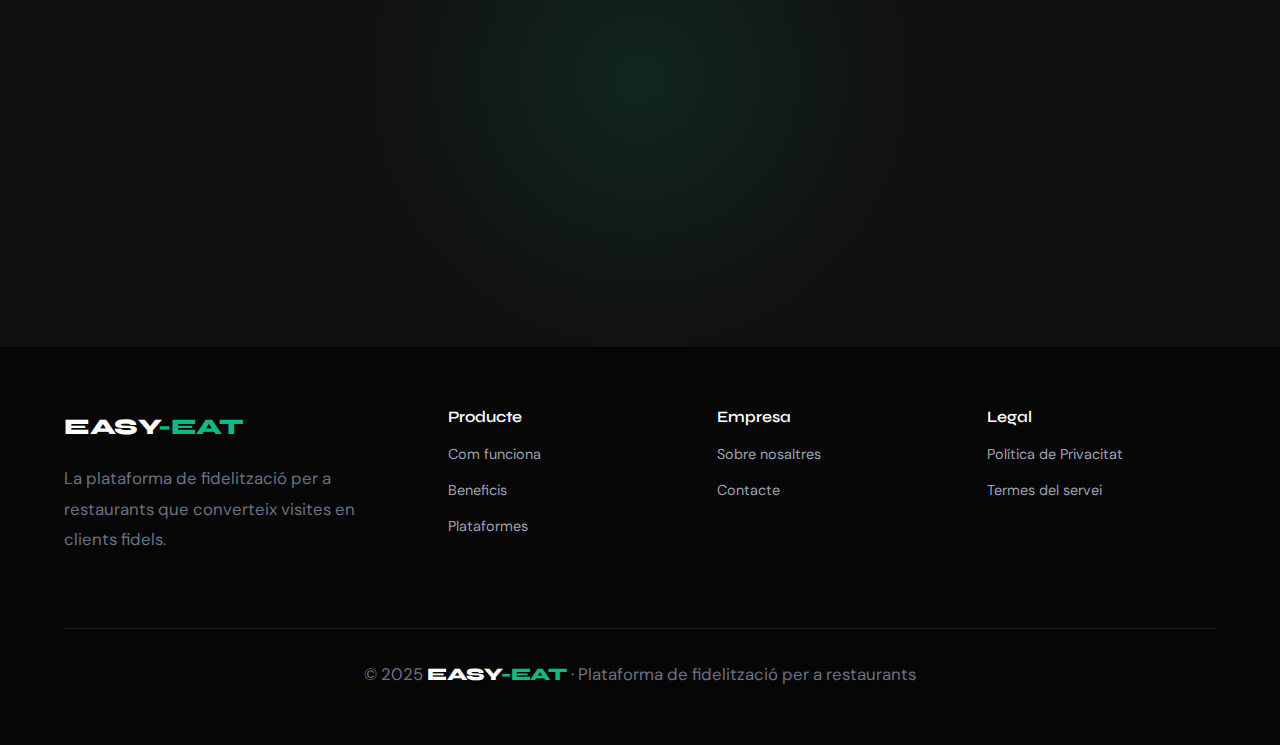
<file: public/platforms_premium.html>
<!DOCTYPE html>
<html lang="ca">
<head>
  <meta charset="UTF-8" />
  <meta name="viewport" content="width=device-width, initial-scale=1.0" />
  <title>EASY-EAT — Disponible a totes les plataformes</title>
  <link href="https://fonts.googleapis.com/css2?family=Syne:wght@400;600;700;800&family=DM+Sans:ital,wght@0,300;0,400;0,500;1,300&display=swap" rel="stylesheet" />
  <link rel="stylesheet" href="css/global.css">

  <style>
    /* ── Reset i base ── */
    *, *::before, *::after { box-sizing: border-box; margin: 0; padding: 0; }

    body {
        font-family: var(--font-body);
        background-color: #FAFAF8;
        color: #1A1A1A;
        line-height: 1.8;
        font-size: 16px;
        padding-top: var(--header-height);
        width: 100%;
        overflow-x: hidden;
    }

    /* ── PAGE SPECIFIC STYLES ── */

    /* Hero Section */
    .hero-platforms {
      min-height: 100vh;
      display: flex;
      flex-direction: column;
      align-items: center;
      justify-content: center;
      padding: 80px 24px 80px; /* Adjusted padding */
      position: relative;
      overflow: hidden;
      text-align: center;
    }

    /* radial gradient background */
    .hero-platforms::after {
      content: '';
      position: absolute;
      inset: 0;
      background:
        radial-gradient(ellipse 80% 60% at 50% -10%, rgba(16,185,129,0.09) 0%, transparent 70%),
        radial-gradient(ellipse 50% 40% at 80% 80%, rgba(16,185,129,0.05) 0%, transparent 60%);
      pointer-events: none;
      z-index: 0;
    }

    .hero-badge {
      display: inline-flex;
      align-items: center;
      gap: 8px;
      font-size: 0.72rem;
      font-weight: 500;
      letter-spacing: 0.1em;
      text-transform: uppercase;
      color: var(--accent);
      background: var(--accent-glow);
      border: 1px solid rgba(16,185,129,0.2);
      padding: 6px 16px;
      border-radius: 100px;
      margin-bottom: 40px;
      position: relative;
      z-index: 1;
      animation: fadeUp 0.8s var(--transition) both;
    }
    .hero-badge-pulse {
      width: 6px; height: 6px;
      border-radius: 50%;
      background: var(--accent);
      animation: pulse 2s ease-in-out infinite;
    }

    .hero-title {
      font-family: var(--font-display);
      font-size: clamp(2.8rem, 7vw, 6.5rem);
      font-weight: 900;
      line-height: 1.0;
      letter-spacing: -0.035em;
      color: var(--black);
      position: relative;
      z-index: 1;
      animation: fadeUp 0.8s var(--transition) 0.1s both;
      max-width: 900px;
    }
    .hero-title span {
      color: var(--accent);
      position: relative;
    }
    .hero-title span::after {
      content: '';
      position: absolute;
      bottom: 4px; left: 0; right: 0;
      height: 3px;
      background: linear-gradient(90deg, var(--accent), transparent);
      border-radius: 2px;
      opacity: 0.5;
    }

    .hero-sub {
      font-size: clamp(1rem, 2vw, 1.25rem);
      font-weight: 300;
      color: var(--gray-500);
      margin-top: 24px;
      line-height: 1.6;
      max-width: 520px;
      position: relative;
      z-index: 1;
      animation: fadeUp 0.8s var(--transition) 0.2s both;
    }

    /* Store badges */
    .store-badges {
      display: flex;
      gap: 16px;
      margin-top: 48px;
      flex-wrap: wrap;
      justify-content: center;
      position: relative;
      z-index: 1;
      animation: fadeUp 0.8s var(--transition) 0.35s both;
    }

    .badge-btn {
      display: flex;
      align-items: center;
      gap: 13px;
      background: var(--black);
      color: var(--white);
      border-radius: 14px;
      padding: 13px 22px;
      transition: transform 0.3s var(--transition), box-shadow 0.3s var(--transition);
      box-shadow: 0 4px 16px rgba(0,0,0,0.12), 0 1px 3px rgba(0,0,0,0.08);
      cursor: pointer;
      border: 1px solid rgba(255,255,255,0.06);
      text-decoration: none;
    }
    .badge-btn:hover {
      transform: translateY(-3px) scale(1.02);
      box-shadow: 0 12px 32px rgba(0,0,0,0.18), 0 2px 6px rgba(0,0,0,0.1);
    }
    .badge-btn svg { flex-shrink: 0; }
    .badge-text { display: flex; flex-direction: column; gap: 1px; text-align: left; }
    .badge-pre {
      font-size: 0.6rem;
      font-weight: 400;
      letter-spacing: 0.06em;
      opacity: 0.7;
      text-transform: uppercase;
    }
    .badge-name {
      font-family: var(--font-display);
      font-size: 0.95rem;
      font-weight: 700;
      letter-spacing: -0.01em;
    }

    .badge-btn.web-btn {
      background: var(--white);
      color: var(--black);
      border: 1.5px solid var(--gray-200);
      box-shadow: 0 2px 8px rgba(0,0,0,0.06);
    }
    .badge-btn.web-btn:hover {
      box-shadow: 0 10px 28px rgba(0,0,0,0.1);
      border-color: rgba(16,185,129,0.3);
    }
    .web-icon {
      width: 32px; height: 32px;
      background: var(--accent-glow);
      border-radius: 8px;
      display: flex; align-items: center; justify-content: center;
      flex-shrink: 0;
    }

    /* scroll indicator */
    .scroll-hint {
      position: relative;
      z-index: 1;
      margin-top: 72px;
      display: flex;
      flex-direction: column;
      align-items: center;
      gap: 8px;
      animation: fadeUp 0.8s var(--transition) 0.6s both;
    }
    .scroll-hint span {
      font-size: 0.65rem;
      letter-spacing: 0.12em;
      text-transform: uppercase;
      color: var(--gray-500);
      opacity: 0.5;
    }
    .scroll-line {
      width: 1px;
      height: 40px;
      background: linear-gradient(to bottom, var(--gray-500), transparent);
      opacity: 0.3;
      animation: scrollPulse 2s ease-in-out infinite;
    }

    /* ── STATS BAR (Professional Redesign) ── */
    .stats-bar {
        background: var(--black);
        color: var(--white);
        padding: 60px 24px;
        position: relative;
        z-index: 5;
        border-top: 1px solid rgba(255,255,255,0.1);
        border-bottom: 1px solid rgba(255,255,255,0.1);
    }

    .stats-inner {
        max-width: 1100px;
        margin: 0 auto;
        display: grid;
        grid-template-columns: repeat(4, 1fr);
        gap: 40px;
        align-items: center;
    }

    .stat {
        display: flex;
        flex-direction: column;
        align-items: center;
        text-align: center;
        position: relative;
    }

    /* Separators between items (desktop) */
    .stat:not(:last-child)::after {
        content: '';
        position: absolute;
        right: -20px;
        top: 50%;
        transform: translateY(-50%);
        height: 40px;
        width: 1px;
        background: linear-gradient(to bottom, transparent, rgba(255,255,255,0.2), transparent);
    }

    .stat-num {
        font-family: var(--font-display);
        font-size: clamp(2.5rem, 4vw, 3.5rem);
        font-weight: 800;
        color: var(--white);
        line-height: 1;
        margin-bottom: 8px;
        letter-spacing: -0.03em;
        display: flex;
        align-items: baseline;
        gap: 4px;
    }

    .stat-label {
        font-size: 0.85rem;
        text-transform: uppercase;
        letter-spacing: 0.1em;
        color: rgba(255,255,255,0.5);
        font-weight: 500;
    }

    .t-orange {
        color: #F59E0B;
        text-shadow: 0 0 20px rgba(245, 158, 11, 0.3);
    }
    .t-green {
        color: var(--accent);
        text-shadow: 0 0 20px rgba(16, 185, 129, 0.3);
    }

    .stat-suffix {
        font-size: 1.5rem;
        font-weight: 600;
        color: rgba(255,255,255,0.4);
        transform: translateY(-4px);
    }

    /* Mockup Section */
    .mockup-section {
      padding: 80px 24px 120px;
      display: flex;
      flex-direction: column;
      align-items: center;
      position: relative;
      overflow: hidden;
    }
    .mockup-section::before {
      content: '';
      position: absolute;
      top: 0; left: 50%;
      transform: translateX(-50%);
      width: 700px; height: 700px;
      background: radial-gradient(circle, var(--accent-glow) 0%, transparent 65%);
      pointer-events: none;
    }

    .mockup-label {
      font-size: 0.7rem;
      letter-spacing: 0.12em;
      text-transform: uppercase;
      color: var(--accent);
      font-weight: 500;
      margin-bottom: 16px;
    }
    .mockup-title {
      font-family: var(--font-display);
      font-size: clamp(1.8rem, 4vw, 3rem);
      font-weight: 800;
      letter-spacing: -0.03em;
      color: var(--black);
      text-align: center;
      margin-bottom: 80px;
      line-height: 1.1;
    }

    .phones-stage {
      position: relative;
      width: 100%;
      max-width: 600px;
      height: 560px;
      display: flex;
      align-items: center;
      justify-content: center;
    }

    /* Phone Shell */
    .phone {
      position: absolute;
      border-radius: 44px;
      /* overflow: hidden; */ /* Removed to allow bezel */
      background: #111;
      padding: 10px; /* Added bezel */
      box-shadow:
        0 0 0 1px rgba(255,255,255,0.08),
        0 30px 80px rgba(0,0,0,0.22),
        0 8px 20px rgba(0,0,0,0.12),
        inset 0 1px 0 rgba(255,255,255,0.1);
    }
    .phone::before {
      content: '';
      position: absolute;
      top: 0; left: 50%; transform: translateX(-50%);
      width: 110px; height: 30px;
      background: #111;
      border-radius: 0 0 18px 18px;
      z-index: 10;
    }
    .phone-inner {
      width: 100%; height: 100%;
      overflow: hidden;
      position: relative;
      border-radius: 34px; /* Inner radius */
    }

    /* Primary iPhone */
    .phone-primary {
      width: 240px; height: 490px;
      z-index: 3;
      animation: floatPrimary 6s ease-in-out infinite;
      transform-origin: center bottom;
    }
    .phone-primary:hover { animation-play-state: paused; transform: scale(1.03) translateY(-8px) rotate(0deg); }

    /* Secondary Android */
    .phone-secondary {
      width: 210px; height: 430px;
      right: 20px;
      z-index: 2;
      opacity: 0.75;
      filter: blur(0.5px);
      animation: floatSecondary 7s ease-in-out 1s infinite;
    }
    .phone-secondary:hover { animation-play-state: paused; }

    /* Phone Screen Content */
    .screen {
      width: 100%; height: 100%;
      background: #0F1117;
      padding: 24px 20px;
      font-family: var(--font-body);
      color: #fff;
      overflow: hidden;
      display: flex;
      flex-direction: column;
    }

    /* Phone Content Styles (Imported from restaurant.html) */
    .phone-status-bar {
        display: flex;
        justify-content: space-between;
        font-size: 0.65rem;
        color: rgba(255,255,255,0.5);
        margin-bottom: 20px;
    }

    .phone-greeting {
        font-size: 0.75rem;
        color: rgba(255,255,255,0.5);
        margin-bottom: 4px;
    }

    .phone-name {
        font-family: var(--font-display);
        font-size: 1.2rem;
        color: white;
        margin-bottom: 20px;
    }

    .phone-points-card {
        background: rgba(255,255,255,0.1);
        border-radius: 20px;
        padding: 18px;
        margin-bottom: 16px;
        border: 1px solid rgba(255,255,255,0.1);
    }

    .phone-points-label {
        font-size: 0.65rem;
        color: rgba(255,255,255,0.75);
        text-transform: uppercase;
        letter-spacing: 1px;
        margin-bottom: 4px;
    }

    .phone-points-value {
        font-family: var(--font-display);
        font-size: 2rem;
        color: white;
        font-weight: bold;
    }

    .phone-points-sub {
        font-size: 0.65rem;
        color: var(--accent-light);
        margin-top: 2px;
    }

    .phone-badges {
        display: flex;
        gap: 8px;
        margin-bottom: 16px;
    }

    .phone-badge-item {
        background: rgba(255,255,255,0.1);
        border-radius: 12px;
        padding: 8px 10px;
        text-align: center;
        flex: 1;
    }

    .phone-badge-icon {
        font-size: 1.2rem;
        display: block;
        margin-bottom: 2px;
    }

    .phone-badge-label {
        font-size: 0.55rem;
        color: rgba(255,255,255,0.6);
    }

    .phone-activity {
        flex: 1;
    }

    .phone-activity-title {
        font-size: 0.65rem;
        color: rgba(255,255,255,0.4);
        text-transform: uppercase;
        letter-spacing: 1px;
        margin-bottom: 10px;
    }

    .phone-activity-item {
        display: flex;
        justify-content: space-between;
        align-items: center;
        padding: 8px 0;
        border-bottom: 1px solid rgba(255,255,255,0.06);
    }

    .phone-activity-name {
        font-size: 0.7rem;
        color: rgba(255,255,255,0.7);
    }

    .phone-activity-pts {
        font-size: 0.7rem;
        color: var(--accent-light);
        font-weight: 600;
    }

    /* Light Mode Overrides for Secondary Phone */
    .screen.light-mode {
        background: #ffffff;
        color: var(--black);
    }
    .screen.light-mode .phone-status-bar { color: var(--gray-400); }
    .screen.light-mode .phone-greeting { color: var(--gray-500); }
    .screen.light-mode .phone-name { color: var(--black); }
    .screen.light-mode .phone-points-card {
        background: var(--gray-50);
        border-color: var(--gray-200);
    }
    .screen.light-mode .phone-points-label { color: var(--gray-500); }
    .screen.light-mode .phone-points-value { color: var(--black); }
    .screen.light-mode .phone-points-sub { color: var(--accent-dark); }
    .screen.light-mode .phone-badge-item {
        background: var(--gray-50);
        color: var(--black);
    }
    .screen.light-mode .phone-badge-label { color: var(--gray-500); }
    .screen.light-mode .phone-activity-title { color: var(--gray-400); }
    .screen.light-mode .phone-activity-item { border-bottom-color: var(--gray-100); }
    .screen.light-mode .phone-activity-name { color: var(--black); }
    .screen.light-mode .phone-activity-pts { color: var(--accent-dark); }

    /* Trust Section */
    .trust-section {
      padding: 100px 24px 120px;
      display: flex;
      flex-direction: column;
      align-items: center;
      background: var(--gray-50);
      border-top: 1px solid var(--gray-200);
      position: relative;
    }
    .trust-section::before {
      content: '';
      position: absolute;
      bottom: 0; left: 0; right: 0;
      height: 1px;
      background: linear-gradient(90deg, transparent, var(--gray-200), transparent);
    }

    .trust-eyebrow {
      font-size: 0.7rem;
      letter-spacing: 0.12em;
      text-transform: uppercase;
      color: var(--accent);
      font-weight: 500;
      margin-bottom: 16px;
    }
    .trust-title {
      font-family: var(--font-display);
      font-size: clamp(1.6rem, 3.5vw, 2.6rem);
      font-weight: 800;
      letter-spacing: -0.03em;
      color: var(--black);
      text-align: center;
      margin-bottom: 80px;
      max-width: 540px;
      line-height: 1.15;
    }

    .trust-grid {
      display: grid;
      grid-template-columns: repeat(3, 1fr);
      gap: 2px;
      width: 100%;
      max-width: 900px;
      background: var(--gray-200);
      border-radius: 24px;
      overflow: hidden;
    }
    .trust-card {
      background: var(--white);
      padding: 44px 36px;
      display: flex;
      flex-direction: column;
      gap: 20px;
      transition: background 0.3s var(--transition);
    }
    .trust-card:hover { background: var(--gray-50); }
    .trust-icon {
      width: 52px; height: 52px;
      border-radius: 16px;
      background: var(--accent-glow);
      border: 1px solid rgba(16,185,129,0.15);
      display: flex;
      align-items: center;
      justify-content: center;
      font-size: 1.4rem;
      color: var(--accent);
    }
    .trust-card-title {
      font-family: var(--font-display);
      font-size: 1rem;
      font-weight: 700;
      letter-spacing: -0.02em;
      color: var(--black);
      line-height: 1.3;
    }
    .trust-card-text {
      font-size: 0.85rem;
      font-weight: 300;
      color: var(--gray-500);
      line-height: 1.65;
    }

    /* CTA Strip */
    .cta-strip {
      padding: 100px 24px;
      text-align: center;
      background: var(--black);
      position: relative;
      overflow: hidden;
    }
    .cta-strip::before {
      content: '';
      position: absolute;
      top: 50%; left: 50%;
      transform: translate(-50%, -50%);
      width: 600px; height: 600px;
      background: radial-gradient(circle, rgba(16,185,129,0.12) 0%, transparent 65%);
      pointer-events: none;
    }
    .cta-tagline {
      font-size: 0.7rem;
      letter-spacing: 0.12em;
      text-transform: uppercase;
      color: var(--accent);
      margin-bottom: 24px;
      font-weight: 500;
      position: relative;
    }
    .cta-heading {
      font-family: var(--font-display);
      font-size: clamp(2rem, 5vw, 4rem);
      font-weight: 900;
      letter-spacing: -0.04em;
      color: var(--white);
      line-height: 1.0;
      margin-bottom: 16px;
      position: relative;
    }
    .cta-sub {
      font-size: 1rem;
      font-weight: 300;
      color: rgba(255,255,255,0.45);
      margin-bottom: 48px;
      position: relative;
    }
    .cta-badges {
      display: flex;
      gap: 14px;
      justify-content: center;
      flex-wrap: wrap;
      position: relative;
    }

    .badge-btn-light {
      display: flex;
      align-items: center;
      gap: 12px;
      background: rgba(255,255,255,0.07);
      color: var(--white);
      border: 1px solid rgba(255,255,255,0.12);
      border-radius: 14px;
      padding: 13px 22px;
      transition: transform 0.3s var(--transition), background 0.3s, box-shadow 0.3s var(--transition);
      cursor: pointer;
      backdrop-filter: blur(10px);
      text-decoration: none;
    }
    .badge-btn-light:hover {
      transform: translateY(-3px) scale(1.02);
      background: rgba(255,255,255,0.12);
      box-shadow: 0 16px 40px rgba(0,0,0,0.3);
    }

    /* Animations */
    @keyframes fadeUp {
      from { opacity: 0; transform: translateY(28px); }
      to   { opacity: 1; transform: translateY(0); }
    }

    @keyframes pulse {
      0%, 100% { opacity: 1; transform: scale(1); }
      50%       { opacity: 0.5; transform: scale(0.8); }
    }

    @keyframes scrollPulse {
      0%, 100% { opacity: 0.3; transform: scaleY(1); }
      50%       { opacity: 0.6; transform: scaleY(1.15); }
    }

    @keyframes floatPrimary {
      0%, 100% { transform: rotate(-3deg) translateY(0px); }
      50%       { transform: rotate(-3deg) translateY(-18px); }
    }

    @keyframes floatSecondary {
      0%, 100% { transform: rotate(4deg) translateY(0px); }
      50%       { transform: rotate(4deg) translateY(-12px); }
    }

    /* Responsive */
    @media (max-width: 900px) {
      .hero-platforms { padding: 120px 20px 60px; }
      .store-badges { gap: 12px; }

      .phones-stage {
        height: 420px;
        max-width: 340px;
      }
      .phone-primary { width: 180px; height: 368px; }
      .phone-secondary { width: 158px; height: 322px; }

      .trust-grid {
        grid-template-columns: 1fr;
      }
      .trust-card { padding: 32px 24px; }
    }

    @media (max-width: 768px) {
        .stats-inner {
            grid-template-columns: 1fr 1fr;
            gap: 32px;
        }
        .stat:not(:last-child)::after { display: none; }
    }

    @media (max-width: 480px) {
      .badge-btn, .badge-btn-light { width: 100%; max-width: 280px; }
      .store-badges, .cta-badges { flex-direction: column; align-items: center; }
      .stats-inner { grid-template-columns: 1fr; gap: 40px; }
    }

    /* ── Nav CTA (Copied from restaurant.html) ── */
    .nav-cta {
        background: var(--black) !important;
        color: var(--white) !important;
        padding: 10px 24px;
        border-radius: 100px;
        font-weight: 500 !important;
        font-size: 0.95rem;
        text-decoration: none;
        display: inline-block;
        transition: all 0.3s ease;
    }
    .nav-cta:hover { background: var(--accent) !important; color: var(--white) !important; }

    /* ── MOBILE MENU OVERRIDES ── */
    @media (max-width: 900px) {
        .hamburger { display: flex !important; }
        .nav-menu {
            display: none !important;
            position: absolute !important;
            top: 100% !important;
            left: 0 !important;
            right: 0 !important;
            width: 100% !important;
            height: auto !important;
            bottom: auto !important;
            flex-direction: column !important;
            background: #ffffff !important;
            padding: 20px 0 !important;
            border-bottom: 1px solid var(--gray-200) !important;
            box-shadow: 0 10px 20px rgba(0,0,0,0.05) !important;
            transform: none !important;
            transition: none !important;
            z-index: 9999 !important;
            overflow-y: visible !important;
        }
        .nav-menu.active { display: flex !important; }
        .nav-menu .nav-link {
            padding: 15px 20px !important;
            display: block !important;
            width: 100% !important;
            text-align: center !important;
            font-size: 1.1rem !important;
            color: var(--black) !important;
            border-bottom: 1px solid var(--gray-100) !important;
            margin: 0 !important;
        }
        .nav-menu .nav-cta {
            margin: 25px auto !important;
            display: inline-block !important;
            width: auto !important;
        }
        .hamburger.active span:nth-child(1) { transform: translateY(7px) rotate(45deg); }
        .hamburger.active span:nth-child(2) { opacity: 0; }
        .hamburger.active span:nth-child(3) { transform: translateY(-7px) rotate(-45deg); }
    }
  </style>
</head>
<body>

  <div id="header"></div>

  <!-- ── HERO ── -->
  <section class="hero-platforms">

    <div class="hero-badge">
      <div class="hero-badge-pulse"></div>
      Disponible ara · iOS · Android · Web
    </div>

    <h1 class="hero-title">
      EASY-EAT a <span>totes</span><br/>les plataformes
    </h1>

    <p class="hero-sub">
      Controla, gestiona i fidelitza des de qualsevol dispositiu. Una sola app. Experiència perfecta.
    </p>

    <div class="store-badges">

      <!-- Google Play -->
      <a href="#" class="badge-btn" aria-label="Obtén a Google Play">
        <svg width="24" height="24" viewBox="0 0 24 24" fill="none">
          <path d="M3.18 1.15L14.1 12 3.18 22.85c-.53-.28-.88-.83-.88-1.45V2.6c0-.62.35-1.17.88-1.45z" fill="#EA4335"/>
          <path d="M20.07 10.2L17.35 8.7 14.1 12l3.25 3.3 2.72-1.5c.78-.43.78-1.57 0-2z" fill="#FBBC04"/>
          <path d="M3.18 1.15L14.1 12 17.35 8.7 6.87.75A2.26 2.26 0 003.18 1.15z" fill="#4285F4"/>
          <path d="M3.18 22.85A2.26 2.26 0 006.87 23.25l10.48-7.95L14.1 12 3.18 22.85z" fill="#34A853"/>
        </svg>
        <div class="badge-text">
          <span class="badge-pre">Get it on</span>
          <span class="badge-name">Google Play</span>
        </div>
      </a>

      <!-- App Store -->
      <a href="#" class="badge-btn" aria-label="Download on the App Store">
        <svg width="22" height="24" viewBox="0 0 22 24" fill="white">
          <path d="M18.09 12.68c-.02-2.36 1.93-3.5 2.02-3.56-1.1-1.61-2.81-1.83-3.42-1.86-1.46-.15-2.84.86-3.58.86-.74 0-1.89-.84-3.1-.82-1.6.02-3.07.93-3.89 2.36-1.66 2.88-.43 7.15 1.19 9.5.79 1.14 1.73 2.42 2.97 2.37 1.19-.05 1.64-.77 3.08-.77 1.44 0 1.85.77 3.1.74 1.28-.02 2.1-1.17 2.88-2.31.9-1.32 1.27-2.59 1.29-2.66-.03-.01-2.52-.97-2.54-3.85zM15.64 5.04c.66-.8 1.1-1.91.98-3.02-.95.04-2.08.63-2.76 1.43-.6.69-1.13 1.8-.99 2.86 1.06.08 2.12-.54 2.77-1.27z"/>
        </svg>
        <div class="badge-text">
          <span class="badge-pre">Download on the</span>
          <span class="badge-name">App Store</span>
        </div>
      </a>

      <!-- Web -->
      <a href="#" class="badge-btn web-btn" aria-label="Accedeix a la versió web">
        <div class="web-icon">
          <svg width="16" height="16" viewBox="0 0 16 16" fill="none">
            <circle cx="8" cy="8" r="6.5" stroke="#10B981" stroke-width="1.5"/>
            <ellipse cx="8" cy="8" rx="2.5" ry="6.5" stroke="#10B981" stroke-width="1.2"/>
            <line x1="1.5" y1="8" x2="14.5" y2="8" stroke="#10B981" stroke-width="1.2"/>
          </svg>
        </div>
        <div class="badge-text">
          <span class="badge-pre" style="color:var(--gray-500)">Accedeix via</span>
          <span class="badge-name" style="color:var(--black)">Versió Web</span>
        </div>
      </a>

    </div>

    <div class="scroll-hint">
      <span>Descobreix l'app</span>
      <div class="scroll-line"></div>
    </div>

  </section>

  <!-- Stats bar (Professional Dark Style) -->
  <div class="stats-bar fade-up">
      <div class="stats-inner">
          <div class="stat">
              <span class="stat-num"><span class="t-white">12.400</span><span class="stat-suffix">+</span></span>
              <span class="stat-label">Clients actius</span>
          </div>
          <div class="stat">
              <span class="stat-num"><span class="t-green">380</span><span class="stat-suffix">+</span></span>
              <span class="stat-label">Restaurants adherits</span>
          </div>
          <div class="stat">
              <span class="stat-num">4.9<span class="t-orange">★</span></span>
              <span class="stat-label">Valoració mitjana</span>
          </div>
          <div class="stat">
              <span class="stat-num"><span class="t-green">3</span></span>
              <span class="stat-label">Plataformes</span>
          </div>
      </div>
  </div>

  <!-- ── MOCKUP SECTION ── -->
  <section class="mockup-section">

    <div class="mockup-label fade-up">Vista prèvia</div>
    <h2 class="mockup-title fade-up">Una experiència premium<br/>a cada pantalla</h2>

    <div class="phones-stage fade-up">

      <!-- Primary iPhone (dark) -->
      <div class="phone phone-primary">
        <div class="phone-inner">
          <div class="screen" style="background: linear-gradient(145deg, var(--accent-dark) 0%, #00704A 100%);">
            <div class="phone-status-bar">
                <span>09:41</span>
                <span>●●●</span>
            </div>
            <div class="phone-greeting">Bon dia,</div>
            <div class="phone-name">Restaurant La Taverna 👋</div>

            <div class="phone-points-card">
                <div class="phone-points-label">Clients actius</div>
                <div class="phone-points-value">847</div>
                <div class="phone-points-sub">+23% vs mes anterior</div>
            </div>

            <div class="phone-badges">
                <div class="phone-badge-item">
                    <span class="phone-badge-icon">📈</span>
                    <div class="phone-badge-label">Creixement</div>
                </div>
                <div class="phone-badge-item">
                    <span class="phone-badge-icon">⭐</span>
                    <div class="phone-badge-label">Top 3</div>
                </div>
                <div class="phone-badge-item">
                    <span class="phone-badge-icon">🎁</span>
                    <div class="phone-badge-label">Recomp.</div>
                </div>
            </div>

            <div class="phone-activity">
                <div class="phone-activity-title">Activitat recent</div>
                <div class="phone-activity-item">
                    <span class="phone-activity-name">Nova recompensa</span>
                    <span class="phone-activity-pts">Menú degustació</span>
                </div>
                <div class="phone-activity-item">
                    <span class="phone-activity-name">Client VIP</span>
                    <span class="phone-activity-pts">Marc Puig</span>
                </div>
                <div class="phone-activity-item">
                    <span class="phone-activity-name">Nova valoració</span>
                    <span class="phone-activity-pts">5 estrelles</span>
                </div>
            </div>
          </div>
        </div>
      </div>

      <!-- Secondary phone (light analytics) -->
      <div class="phone phone-secondary">
        <div class="phone-inner">
          <div class="screen light-mode">
            <div class="phone-status-bar">
                <span>14:20</span>
                <span>●●●</span>
            </div>
            <div class="phone-greeting">Resum setmanal</div>
            <div class="phone-name" style="display: flex; align-items: center; gap: 8px;">
              Estadístiques
              <svg xmlns="http://www.w3.org/2000/svg" width="18" height="18" viewBox="0 0 24 24" fill="none" stroke="currentColor" stroke-width="2" stroke-linecap="round" stroke-linejoin="round">
                <path d="M3 13.125C3 12.504 3.504 12 4.125 12h2.25c.621 0 1.125.504 1.125 1.125v6.75C7.5 20.496 6.996 21 6.375 21h-2.25A1.125 1.125 0 013 19.875v-6.75z"/>
                <path d="M9.75 8.625c0-.621.504-1.125 1.125-1.125h2.25c.621 0 1.125.504 1.125 1.125v11.25c0 .621-.504 1.125-1.125 1.125h-2.25a1.125 1.125 0 01-1.125-1.125V8.625z"/>
                <path d="M16.5 4.125c0-.621.504-1.125 1.125-1.125h2.25C20.496 3 21 3.504 21 4.125v15.75c0 .621-.504 1.125-1.125 1.125h-2.25a1.125 1.125 0 01-1.125-1.125V4.125z"/>
              </svg>
            </div>

            <div class="phone-points-card">
                <div class="phone-points-label">Ingressos fidelització</div>
                <div class="phone-points-value">1.240€</div>
                <div class="phone-points-sub">↑ 12% aquesta setmana</div>
            </div>

            <div class="phone-activity">
                <div class="phone-activity-title">Top Clients</div>
                <div class="phone-activity-item">
                    <span class="phone-activity-name">Anna M.</span>
                    <span class="phone-activity-pts">3 visites</span>
                </div>
                <div class="phone-activity-item">
                    <span class="phone-activity-name">Jordi R.</span>
                    <span class="phone-activity-pts">2 visites</span>
                </div>
                <div class="phone-activity-item">
                    <span class="phone-activity-name">Laura S.</span>
                    <span class="phone-activity-pts">2 visites</span>
                </div>
            </div>
          </div>
        </div>
      </div>

    </div>

  </section>

  <!-- ── TRUST SECTION ── -->
  <section class="trust-section">

    <div class="trust-eyebrow fade-up">Per què EASY-EAT</div>
    <h2 class="trust-title fade-up">Tot el que necessites,<br/>allà on ets.</h2>

    <div class="trust-grid">

      <div class="trust-card fade-up">
        <div class="trust-icon">
          <svg width="28" height="28" fill="none" stroke="currentColor" stroke-width="1.5" viewBox="0 0 24 24"><path stroke-linecap="round" stroke-linejoin="round" d="M13 10V3L4 14h7v7l9-11h-7z"/></svg>
        </div>
        <div class="trust-card-title">Mateixa experiència a totes les plataformes</div>
        <div class="trust-card-text">Disseny i funcionalitat idèntics a iOS, Android i web. Sense compromisos. Sense diferències.</div>
      </div>

      <div class="trust-card fade-up">
        <div class="trust-icon">
          <svg width="28" height="28" fill="none" stroke="currentColor" stroke-width="1.5" viewBox="0 0 24 24"><path stroke-linecap="round" stroke-linejoin="round" d="M4 4v5h.582m15.356 2A8.001 8.001 0 004.582 9m0 0H9m11 11v-5h-.581m0 0a8.003 8.003 0 01-15.357-2m15.357 2H15"/></svg>
        </div>
        <div class="trust-card-title">Sincronització en temps real</div>
        <div class="trust-card-text">Dades actualitzades al moment entre tots els teus dispositius. Zero latència, màxim control.</div>
      </div>

      <div class="trust-card fade-up">
        <div class="trust-icon">
          <svg width="28" height="28" fill="none" stroke="currentColor" stroke-width="1.5" viewBox="0 0 24 24"><path stroke-linecap="round" stroke-linejoin="round" d="M9 12l2 2 4-4m5.618-4.016A11.955 11.955 0 0112 2.944a11.955 11.955 0 01-8.618 3.04A12.02 12.02 0 003 9c0 5.591 3.824 10.29 9 11.622 5.176-1.332 9-6.03 9-11.622 0-1.042-.133-2.052-.382-3.016z"/></svg>
        </div>
        <div class="trust-card-title">Seguretat de nivell empresarial</div>
        <div class="trust-card-text">Xifrat end-to-end, autenticació de dos factors i infraestructura al núvol amb uptime del 99.99%.</div>
      </div>

    </div>

  </section>

  <!-- ── CTA STRIP ── -->
  <section class="cta-strip">

    <div class="cta-tagline fade-up">Comença avui</div>
    <h2 class="cta-heading fade-up">Descarrega l'app.<br/>Transforma el teu negoci.</h2>
    <p class="cta-sub fade-up">Prova gratuïta de 30 dies. Sense targeta de crèdit.</p>

    <div class="cta-badges fade-up">

      <a href="#" class="badge-btn-light" aria-label="Google Play">
        <svg width="22" height="22" viewBox="0 0 24 24" fill="none">
          <path d="M3.18 1.15L14.1 12 3.18 22.85c-.53-.28-.88-.83-.88-1.45V2.6c0-.62.35-1.17.88-1.45z" fill="#EA4335"/>
          <path d="M20.07 10.2L17.35 8.7 14.1 12l3.25 3.3 2.72-1.5c.78-.43.78-1.57 0-2z" fill="#FBBC04"/>
          <path d="M3.18 1.15L14.1 12 17.35 8.7 6.87.75A2.26 2.26 0 003.18 1.15z" fill="#4285F4"/>
          <path d="M3.18 22.85A2.26 2.26 0 006.87 23.25l10.48-7.95L14.1 12 3.18 22.85z" fill="#34A853"/>
        </svg>
        <div class="badge-text">
          <span class="badge-pre" style="opacity:0.5">Get it on</span>
          <span class="badge-name">Google Play</span>
        </div>
      </a>

      <a href="#" class="badge-btn-light" aria-label="App Store">
        <svg width="20" height="22" viewBox="0 0 22 24" fill="white">
          <path d="M18.09 12.68c-.02-2.36 1.93-3.5 2.02-3.56-1.1-1.61-2.81-1.83-3.42-1.86-1.46-.15-2.84.86-3.58.86-.74 0-1.89-.84-3.1-.82-1.6.02-3.07.93-3.89 2.36-1.66 2.88-.43 7.15 1.19 9.5.79 1.14 1.73 2.42 2.97 2.37 1.19-.05 1.64-.77 3.08-.77 1.44 0 1.85.77 3.1.74 1.28-.02 2.1-1.17 2.88-2.31.9-1.32 1.27-2.59 1.29-2.66-.03-.01-2.52-.97-2.54-3.85zM15.64 5.04c.66-.8 1.1-1.91.98-3.02-.95.04-2.08.63-2.76 1.43-.6.69-1.13 1.8-.99 2.86 1.06.08 2.12-.54 2.77-1.27z"/>
        </svg>
        <div class="badge-text">
          <span class="badge-pre" style="opacity:0.5">Download on the</span>
          <span class="badge-name">App Store</span>
        </div>
      </a>

      <a href="#" class="badge-btn-light" aria-label="Web">
        <svg width="20" height="20" viewBox="0 0 20 20" fill="none">
          <circle cx="10" cy="10" r="8.5" stroke="rgba(255,255,255,0.6)" stroke-width="1.5"/>
          <ellipse cx="10" cy="10" rx="3" ry="8.5" stroke="rgba(255,255,255,0.6)" stroke-width="1.2"/>
          <line x1="1.5" y1="10" x2="18.5" y2="10" stroke="rgba(255,255,255,0.6)" stroke-width="1.2"/>
        </svg>
        <div class="badge-text">
          <span class="badge-pre" style="opacity:0.5">Accedeix via</span>
          <span class="badge-name">Versió Web</span>
        </div>
      </a>

    </div>

  </section>

  <div id="footer"></div>

  <script>
    document.addEventListener("DOMContentLoaded", function() {
        // Funció per carregar contingut HTML
        function loadComponent(url, elementId) {
            fetch(url)
                .then(response => {
                    if (!response.ok) {
                        throw new Error('Network response was not ok ' + response.statusText);
                    }
                    return response.text();
                })
                .then(data => {
                    document.getElementById(elementId).innerHTML = data;
                    // Post-load processing
                    if (elementId === 'header') {
                        initializeHamburgerMenu();
                        updateNavLinks();
                    }
                    if (elementId === 'footer') {
                        updateFooterLinks();
                    }
                })
                .catch(error => {
                    console.error('There has been a problem with your fetch operation:', error);
                    document.getElementById(elementId).innerHTML = `<p>Error loading content from ${url}. Please check the console for details.</p>`;
                });
        }

        // Carregar header i footer
        loadComponent('header.html', 'header');
        loadComponent('footer.html', 'footer');

        // Funció per inicialitzar el menú hamburguesa
        function initializeHamburgerMenu() {
            const hamburger = document.getElementById('hamburger');
            const navMenu = document.querySelector('.nav-menu');

            if (hamburger && navMenu) {
                hamburger.addEventListener('click', () => {
                    hamburger.classList.toggle('active');
                    navMenu.classList.toggle('active');
                    document.body.classList.toggle('menu-open');
                });
            }
        }

        // Funció per actualitzar els enllaços de navegació per a subpàgines
        function updateNavLinks() {
            const navLinks = document.querySelectorAll('#header .nav-menu a[href^="#"]');
            navLinks.forEach(link => {
                const targetId = link.getAttribute('href');
                link.setAttribute('href', 'restaurant.html' + targetId);
            });
            const logoLink = document.querySelector('#header .logo');
            if (logoLink) {
                logoLink.setAttribute('href', 'restaurant.html');
            }
        }

        function updateFooterLinks() {
            const footerAnchorLinks = document.querySelectorAll('#footer a[href^="#"]');
            footerAnchorLinks.forEach(link => {
                const targetId = link.getAttribute('href');
                if (targetId !== '#') {
                    link.setAttribute('href', 'restaurant.html' + targetId);
                } else {
                    link.setAttribute('href', 'restaurant.html');
                }
            });
        }

        // Smooth scroll for anchor links (delegat al body per funcionar amb contingut dinàmic)
        document.body.addEventListener('click', function(e) {
            const link = e.target.closest('a[href^="#"]');
            if (link) {
                const href = link.getAttribute('href');
                // Only prevent default for same-page anchors
                if (document.querySelector(href)) {
                    e.preventDefault();

                    const hamburger = document.getElementById('hamburger');
                    const navMenu = document.querySelector('.nav-menu');
                    if (hamburger && hamburger.classList.contains('active')) {
                        hamburger.classList.remove('active');
                        navMenu.classList.remove('active');
                        document.body.classList.remove('menu-open');
                    }

                    const target = document.querySelector(href);
                    if (target) {
                        target.scrollIntoView({ behavior: 'smooth', block: 'start' });
                    }
                }
            }
        });

        // Intersection Observer per a animacions
        const observerOptions = {
            threshold: 0.1,
            rootMargin: '0px 0px -50px 0px'
        };

        const observer = new IntersectionObserver((entries, observer) => {
            entries.forEach(entry => {
                if (entry.isIntersecting) {
                    entry.target.classList.add('visible');
                    observer.unobserve(entry.target);
                }
            });
        }, observerOptions);

        document.querySelectorAll('.fade-up').forEach(el => observer.observe(el));
    });
  </script>
</body>
</html>
</file>
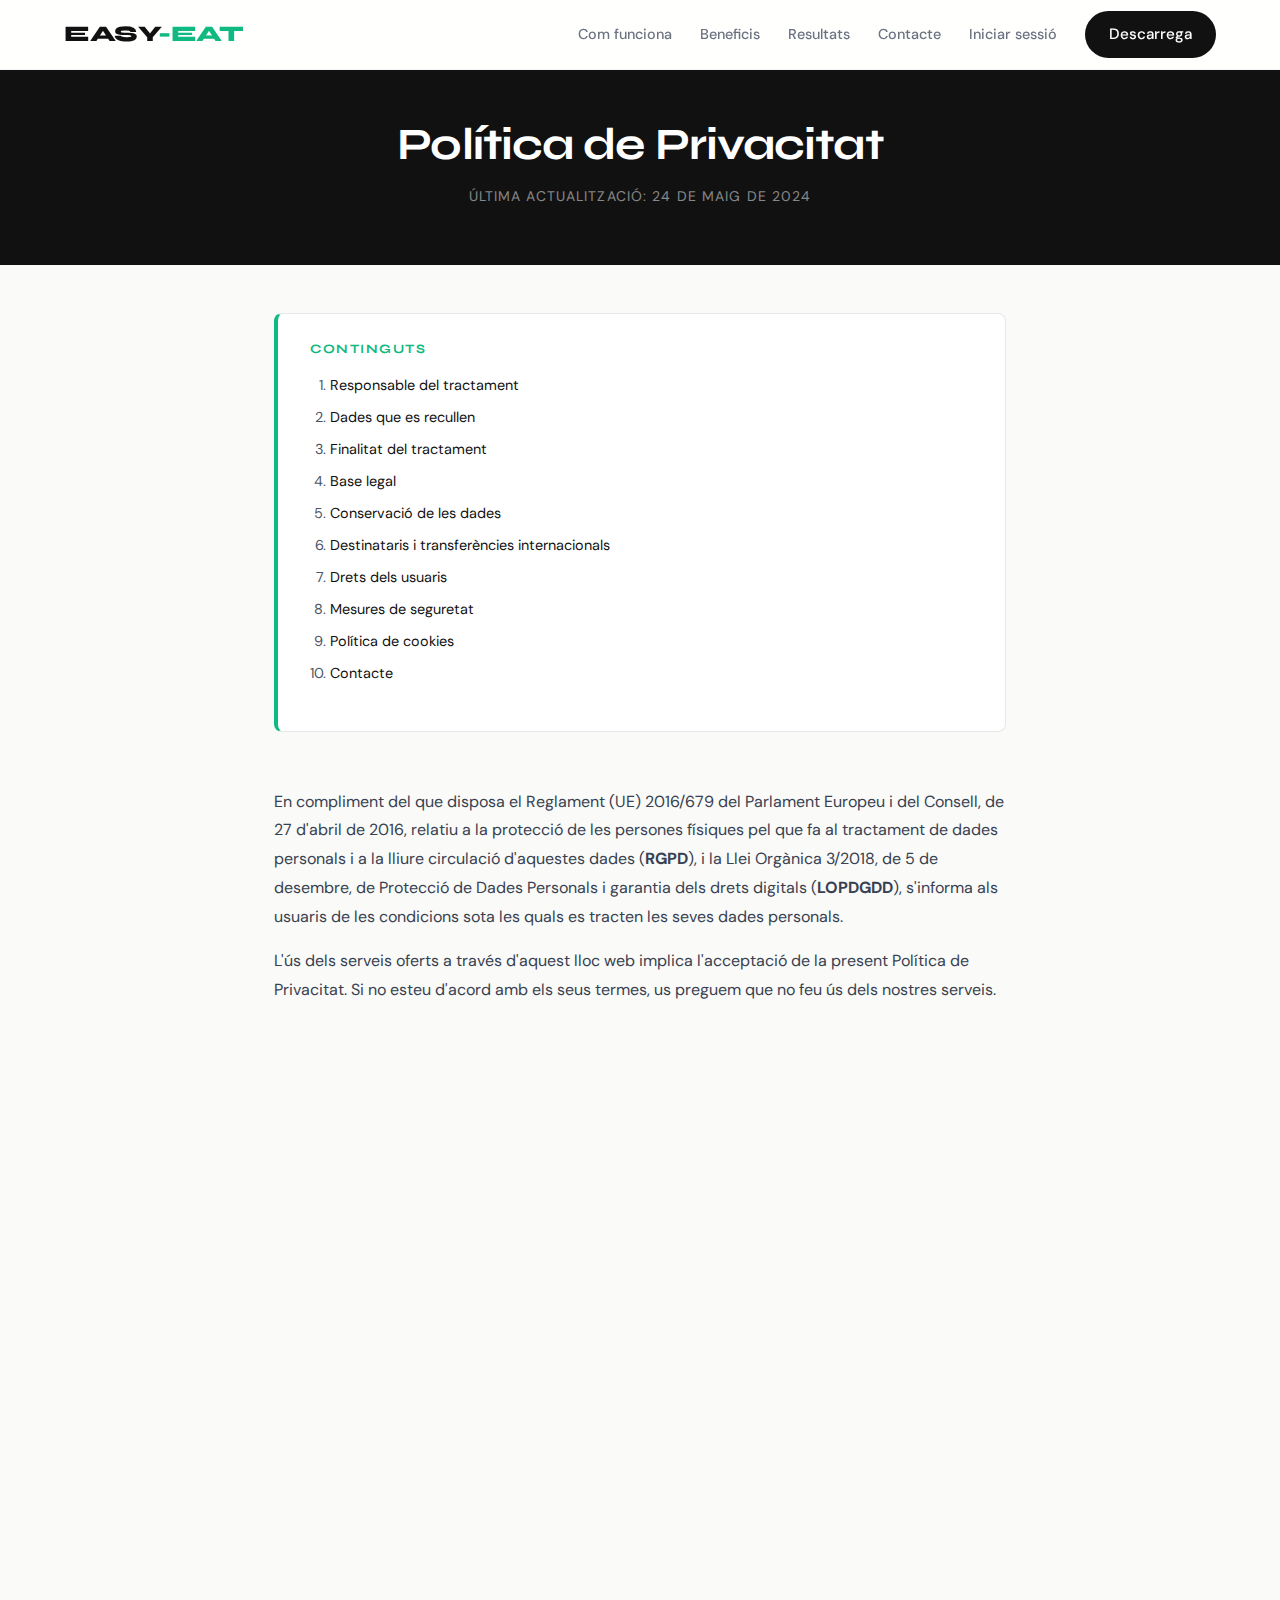
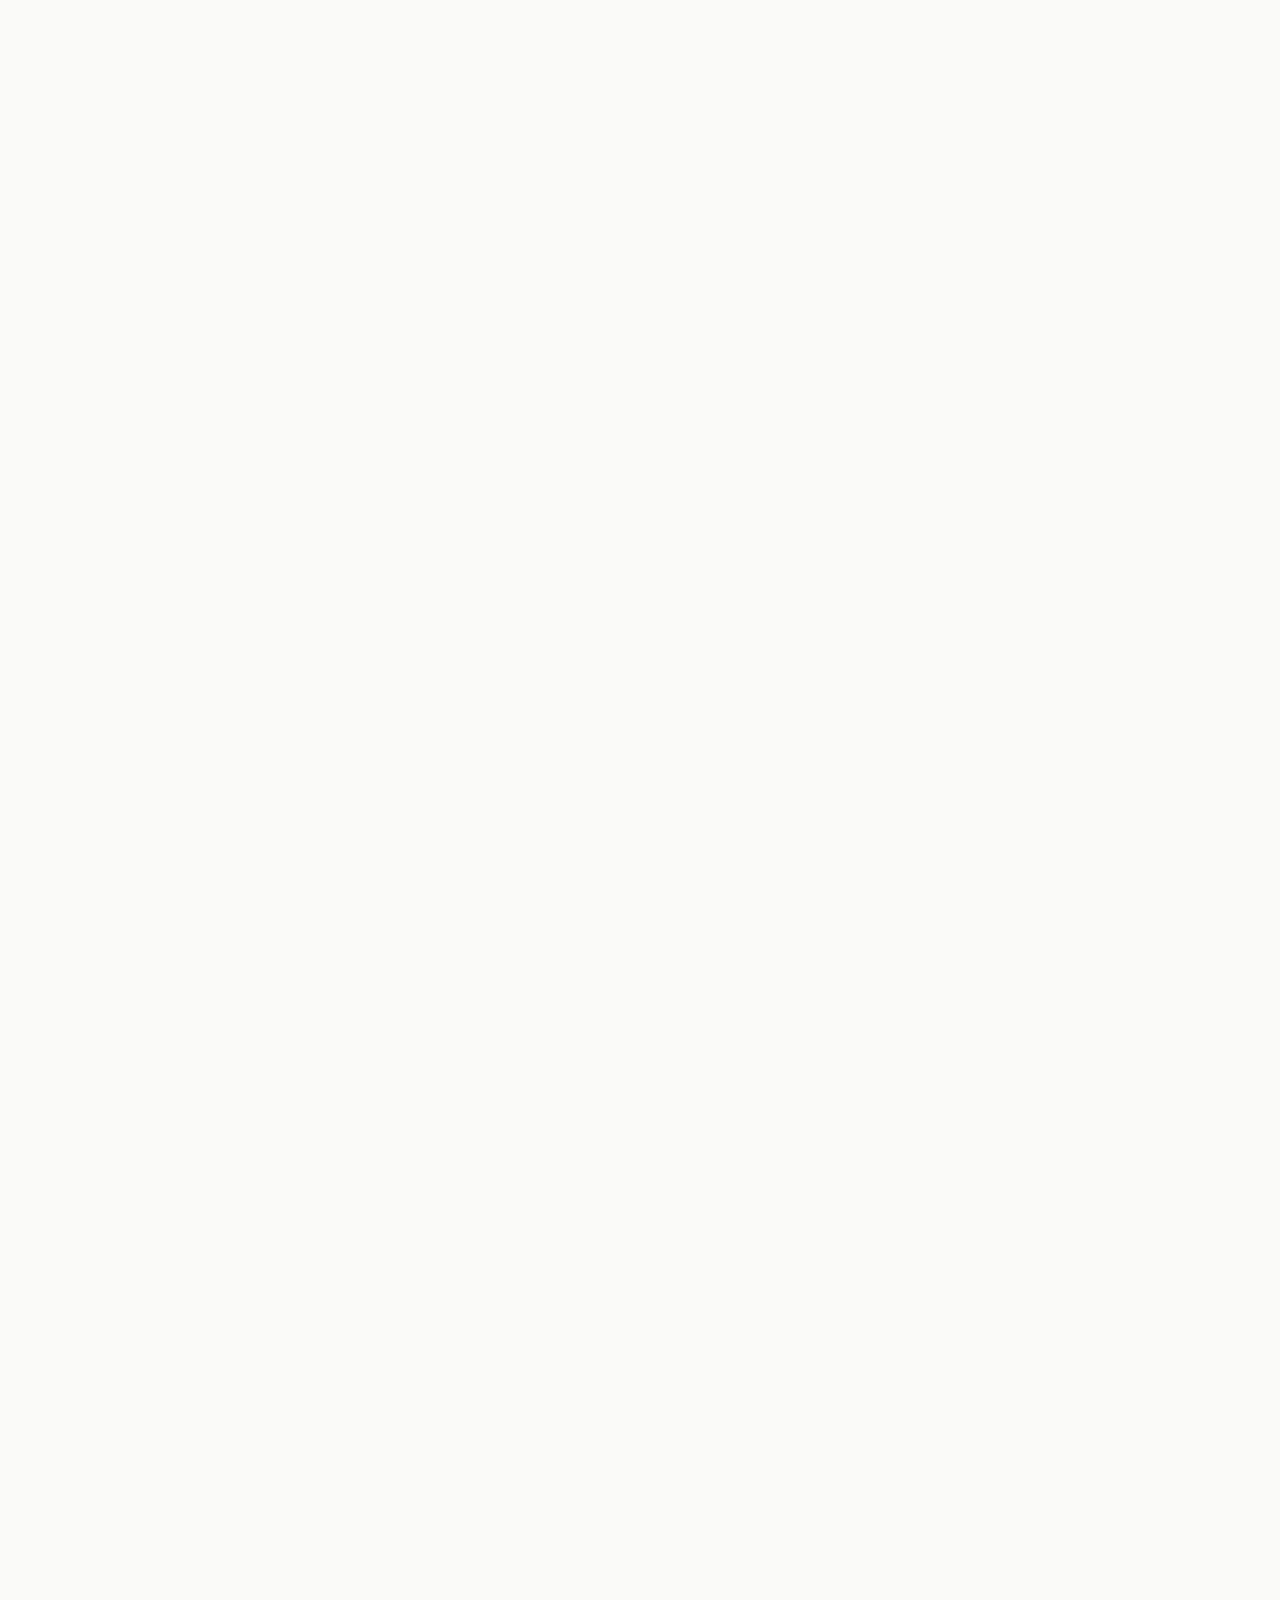
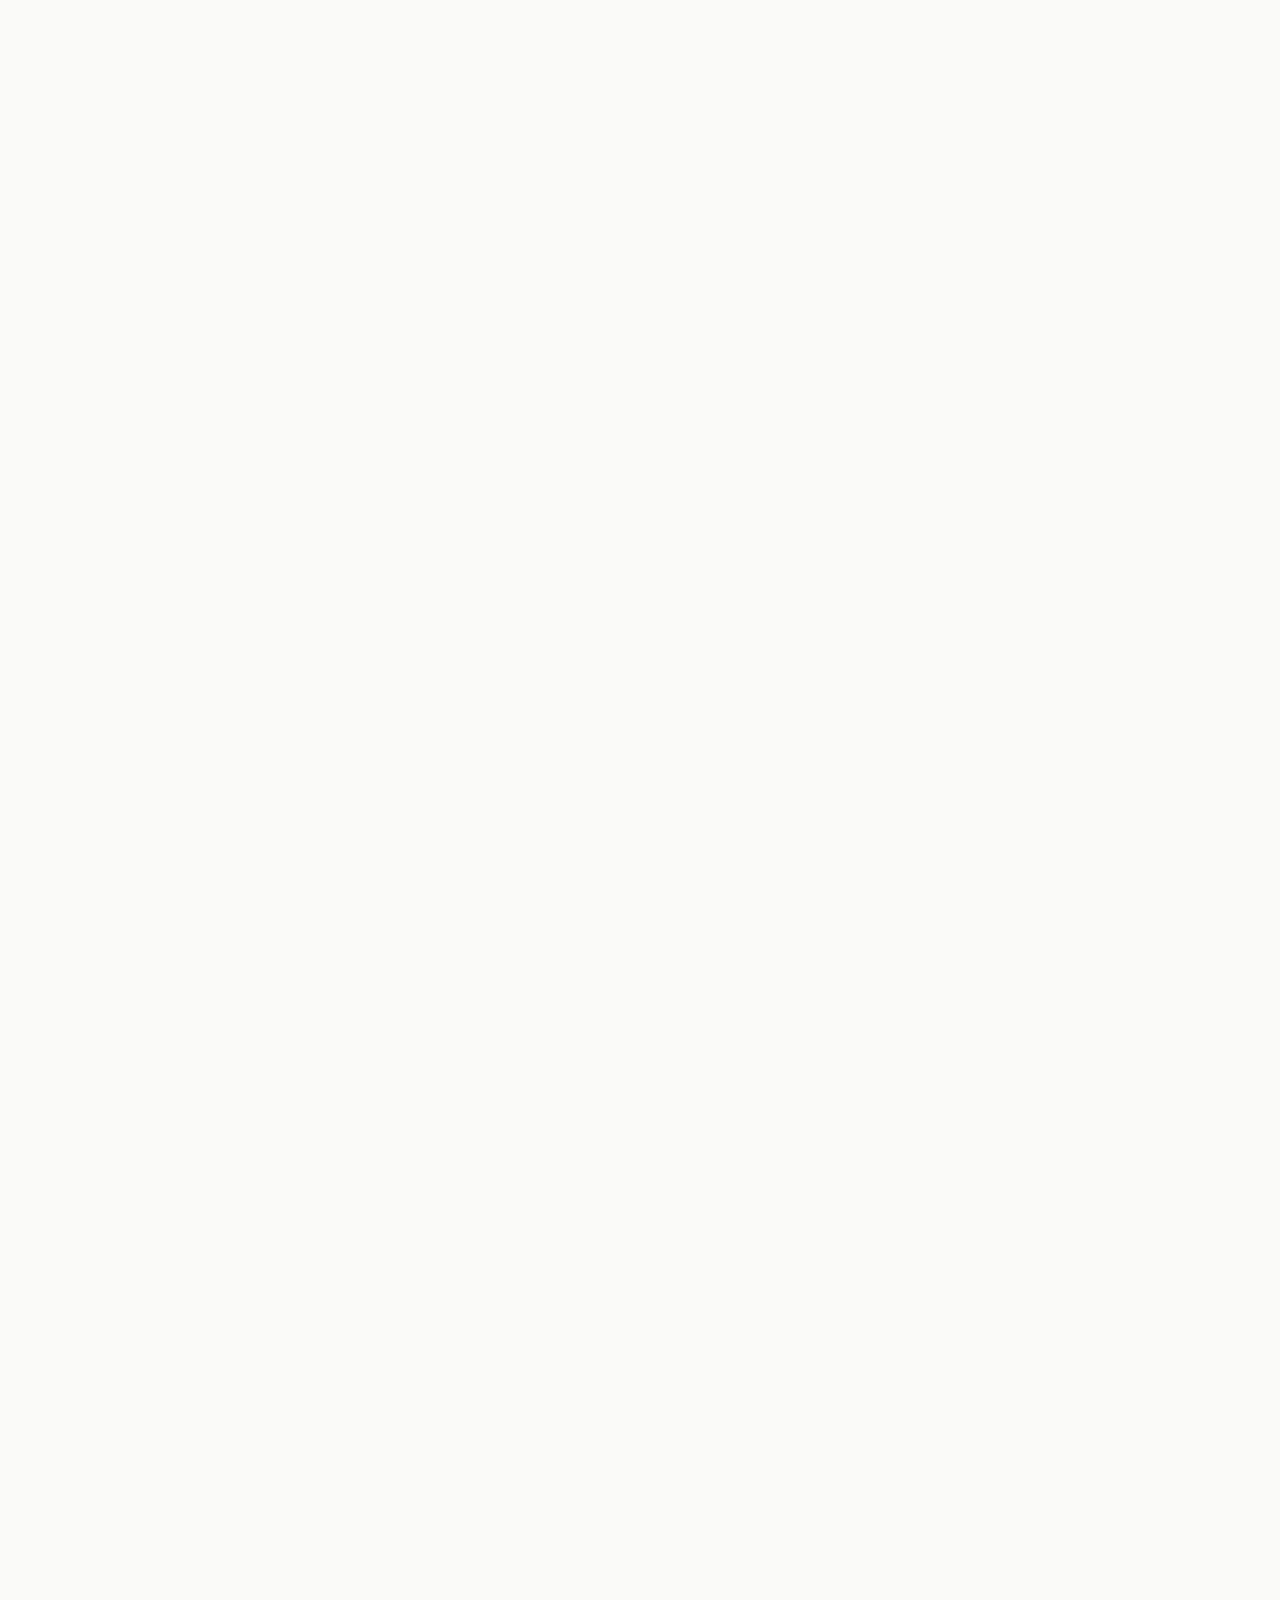
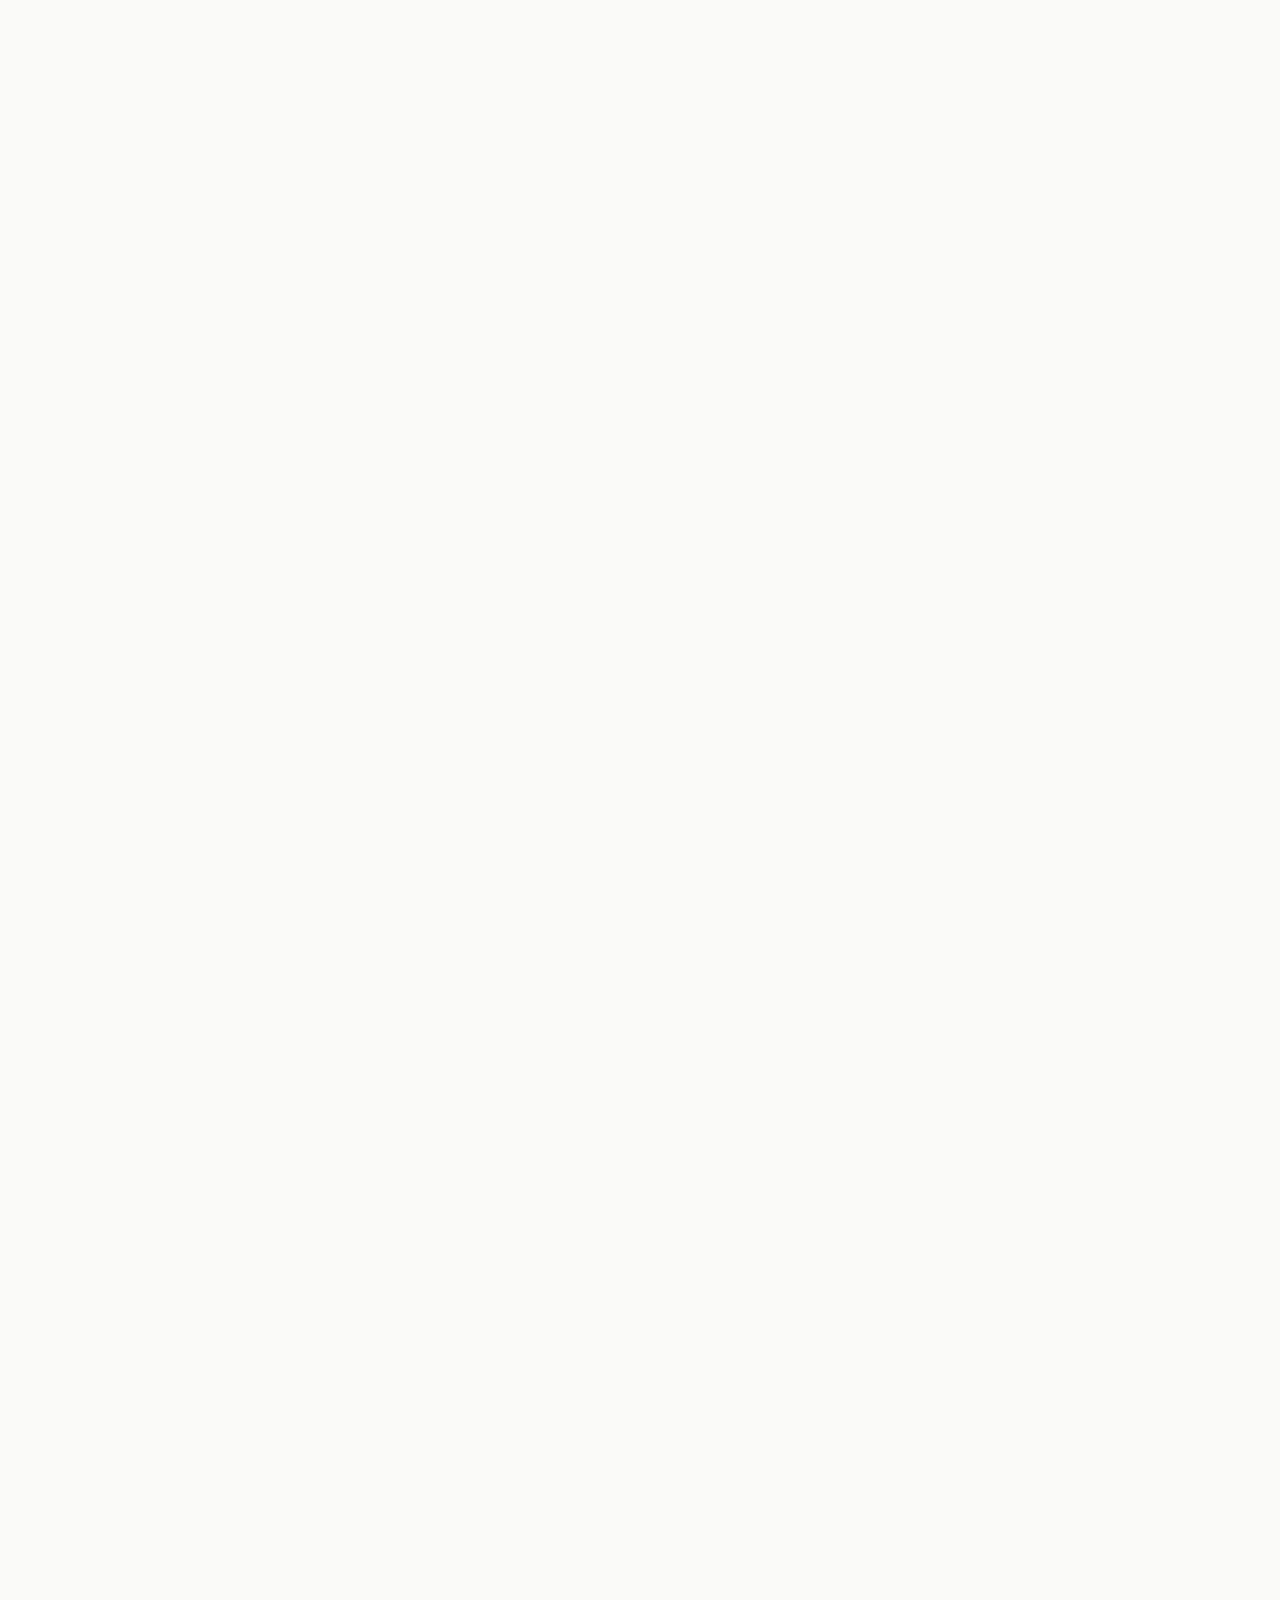
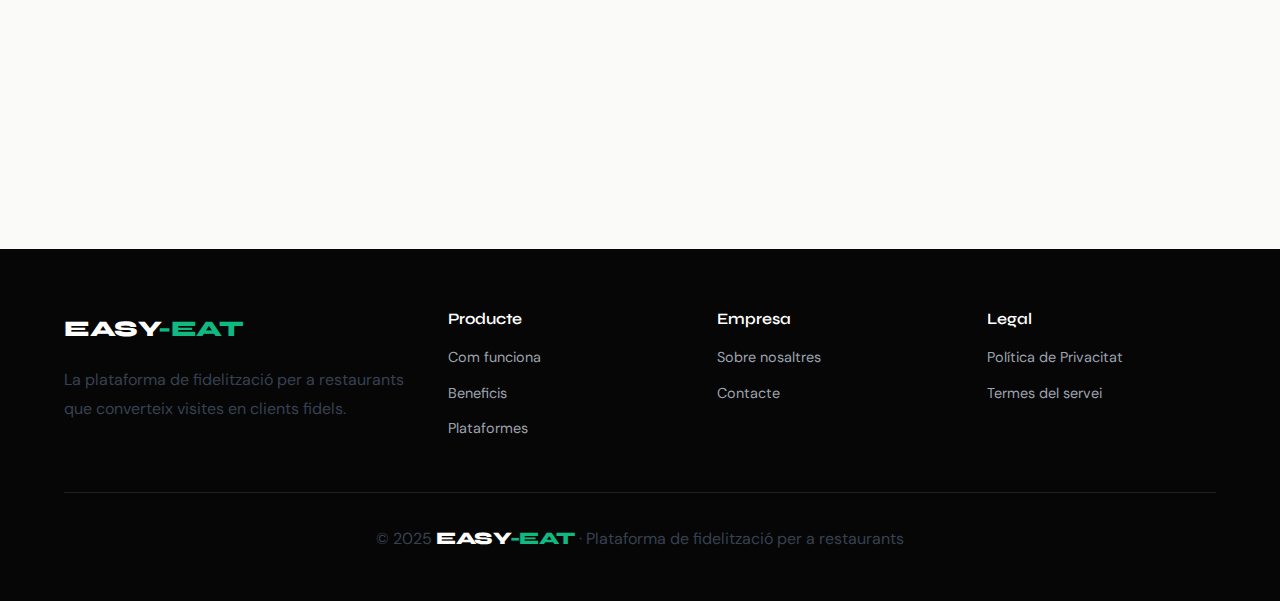
<file: public/politica_de_privacitat.html>
<!DOCTYPE html>
<html lang="ca">
<head>
    <meta charset="UTF-8">
    <meta name="viewport" content="width=device-width, initial-scale=1.0">
    <title>Política de Privacitat · EASY-EAT</title>
    <link href="https://fonts.googleapis.com/css2?family=Syne:wght@400;600;700;800&family=DM+Sans:ital,wght@0,300;0,400;0,500;1,300&display=swap" rel="stylesheet">
    <link rel="stylesheet" href="css/global.css">
    <style>
        /* ── Reset i base ── */
        *, *::before, *::after { box-sizing: border-box; margin: 0; padding: 0; }

        body {
            font-family: var(--font-body);
            background-color: #FAFAF8;
            color: #1A1A1A;
            line-height: 1.8;
            font-size: 16px;
            padding-top: var(--header-height);
            width: 100%;
            overflow-x: hidden;
        }

        /* ── Page Title Header ── */
        .page-title-header {
            background-color: #111111;
            color: #FFFFFF;
            padding: 48px 24px 40px;
            text-align: center;
            margin-bottom: 48px;
        }

        .page-title-header h1 {
            font-family: var(--font-display);
            font-size: clamp(1.8rem, 4vw, 2.8rem);
            font-weight: 700;
            letter-spacing: -0.02em;
            margin-bottom: 12px;
            color: #FFFFFF;
        }

        .page-title-header .meta {
            font-family: var(--font-body);
            font-size: 0.875rem;
            color: rgba(255,255,255,0.5);
            letter-spacing: 0.08em;
            text-transform: uppercase;
        }

        /* ── Contenidor principal ── */
        main {
            max-width: 780px;
            margin: 0 auto;
            padding: 0 24px 96px;
        }

        /* ── Índex ── */
        .index-box {
            background: #FFFFFF;
            border: 1px solid #E5E7EB;
            border-left: 4px solid #10B981;
            border-radius: 8px;
            padding: 28px 32px;
            margin-bottom: 56px;
        }

        .index-box h2 {
            font-family: var(--font-display);
            font-size: 0.8rem;
            font-weight: 700;
            letter-spacing: 0.12em;
            text-transform: uppercase;
            color: #10B981;
            margin-bottom: 16px;
        }

        .index-box ol {
            padding-left: 20px;
            color: #4B5563;
        }

        .index-box ol li {
            margin-bottom: 6px;
            font-family: var(--font-body);
            font-size: 0.9rem;
        }

        .index-box ol li a {
            color: #111111;
            text-decoration: none;
        }

        .index-box ol li a:hover { color: #10B981; }

        /* ── Seccions ── */
        section {
            margin-bottom: 52px;
            scroll-margin-top: calc(var(--header-height) + 24px);
        }

        section h2 {
            font-family: var(--font-display);
            font-size: 1.25rem;
            font-weight: 700;
            letter-spacing: -0.01em;
            color: #111111;
            margin-bottom: 16px;
            padding-bottom: 12px;
            border-bottom: 1px solid #E5E7EB;
            display: flex;
            align-items: center;
            gap: 10px;
        }

        section h2 .num {
            background: #111111;
            color: #FFFFFF;
            font-size: 0.75rem;
            font-weight: 700;
            width: 24px;
            height: 24px;
            border-radius: 50%;
            display: inline-flex;
            align-items: center;
            justify-content: center;
            flex-shrink: 0;
        }

        p {
            color: #374151;
            margin-bottom: 16px;
            font-size: 1rem;
        }

        ul, ol {
            padding-left: 24px;
            margin-bottom: 16px;
            color: #374151;
        }

        ul li, ol li {
            margin-bottom: 8px;
        }

        /* ── Caixa de contacte ── */
        .contact-box {
            background: #F0FDF4;
            border: 1px solid #A7F3D0;
            border-radius: 8px;
            padding: 24px 28px;
            margin-top: 8px;
        }

        .contact-box p {
            margin-bottom: 6px;
            color: #065F46;
            font-family: var(--font-body);
            font-size: 0.9rem;
        }

        .contact-box strong {
            color: #064E3B;
        }

        /* ── Avís destacat ── */
        .highlight-box {
            background: #FFFBEB;
            border-left: 4px solid #F59E0B;
            border-radius: 0 8px 8px 0;
            padding: 16px 20px;
            margin-bottom: 16px;
        }

        .highlight-box p {
            margin: 0;
            color: #92400E;
            font-size: 0.9rem;
        }

        /* ── Nav CTA (Copied from restaurant.html) ── */
        .nav-cta {
            background: var(--black) !important;
            color: var(--white) !important;
            padding: 10px 24px;
            border-radius: 100px;
            font-weight: 500 !important;
            font-size: 0.95rem;
            text-decoration: none;
            display: inline-block;
            transition: all 0.3s ease;
        }
        .nav-cta:hover { background: var(--accent) !important; color: var(--white) !important; }

        /* ── MOBILE MENU OVERRIDES ── */
        @media (max-width: 900px) {
            .hamburger { display: flex !important; }
            .nav-menu {
                display: none !important;
                position: absolute !important;
                top: 100% !important;
                left: 0 !important;
                right: 0 !important;
                width: 100% !important;
                height: auto !important;
                bottom: auto !important;
                flex-direction: column !important;
                background: #ffffff !important;
                padding: 20px 0 !important;
                border-bottom: 1px solid var(--gray-200) !important;
                box-shadow: 0 10px 20px rgba(0,0,0,0.05) !important;
                transform: none !important;
                transition: none !important;
                z-index: 9999 !important;
                overflow-y: visible !important;
            }
            .nav-menu.active { display: flex !important; }
            .nav-menu .nav-link {
                padding: 15px 20px !important;
                display: block !important;
                width: 100% !important;
                text-align: center !important;
                font-size: 1.1rem !important;
                color: var(--black) !important;
                border-bottom: 1px solid var(--gray-100) !important;
                margin: 0 !important;
            }
            .nav-menu .nav-cta {
                margin: 25px auto !important;
                display: inline-block !important;
                width: auto !important;
            }
            .hamburger.active span:nth-child(1) { transform: translateY(7px) rotate(45deg); }
            .hamburger.active span:nth-child(2) { opacity: 0; }
            .hamburger.active span:nth-child(3) { transform: translateY(-7px) rotate(-45deg); }
        }
    </style>
</head>
<body>

    <div id="header"></div>

    <div class="page-title-header fade-up">
        <h1>Política de Privacitat</h1>
        <p class="meta">Última actualització: 24 de maig de 2024</p>
    </div>

    <main>

        <!-- Índex de continguts -->
        <nav class="index-box fade-up" aria-label="Índex de continguts">
            <h2>Continguts</h2>
            <ol>
                <li><a href="#responsable">Responsable del tractament</a></li>
                <li><a href="#dades">Dades que es recullen</a></li>
                <li><a href="#finalitat">Finalitat del tractament</a></li>
                <li><a href="#base-legal">Base legal</a></li>
                <li><a href="#conservacio">Conservació de les dades</a></li>
                <li><a href="#destinataris">Destinataris i transferències internacionals</a></li>
                <li><a href="#drets">Drets dels usuaris</a></li>
                <li><a href="#seguretat">Mesures de seguretat</a></li>
                <li><a href="#cookies">Política de cookies</a></li>
                <li><a href="#contacte">Contacte</a></li>
            </ol>
        </nav>

        <!-- Introducció -->
        <section class="fade-up">
            <p>
                En compliment del que disposa el Reglament (UE) 2016/679 del Parlament Europeu i del Consell, de 27 d'abril de 2016, relatiu a la protecció de les persones físiques pel que fa al tractament de dades personals i a la lliure circulació d'aquestes dades (<strong>RGPD</strong>), i la Llei Orgànica 3/2018, de 5 de desembre, de Protecció de Dades Personals i garantia dels drets digitals (<strong>LOPDGDD</strong>), s'informa als usuaris de les condicions sota les quals es tracten les seves dades personals.
            </p>
            <p>
                L'ús dels serveis oferts a través d'aquest lloc web implica l'acceptació de la present Política de Privacitat. Si no esteu d'acord amb els seus termes, us preguem que no feu ús dels nostres serveis.
            </p>
        </section>

        <!-- 1. Responsable del tractament -->
        <section id="responsable" class="fade-up">
            <h2><span class="num" aria-hidden="true">1</span>Responsable del tractament</h2>
            <p>El responsable del tractament de les dades personals recollides a través d'aquest lloc web és:</p>
            <div class="contact-box">
                <!-- PERSONALITZAR: Substitueix totes les dades de l'empresa -->
                <p><strong>Denominació social:</strong> [NOM DE L'EMPRESA, S.L.]</p>
                <p><strong>NIF/CIF:</strong> [B00000000]</p>
                <p><strong>Adreça:</strong> [Carrer Exemple, 00, 00000 Barcelona, Catalunya]</p>
                <p><strong>Correu electrònic:</strong> <a href="mailto:privacitat@exemple.com">privacitat@exemple.com</a></p>
                <p><strong>Telèfon:</strong> [+34 900 000 000]</p>
                <!-- PERSONALITZAR: Si disposeu de DPO (Delegat de Protecció de Dades), afegiu-lo aquí -->
                <p><strong>Delegat de Protecció de Dades (DPD/DPO):</strong> [dpo@exemple.com] (si aplica)</p>
            </div>
        </section>

        <!-- 2. Dades que es recullen -->
        <section id="dades" class="fade-up">
            <h2><span class="num" aria-hidden="true">2</span>Dades que es recullen</h2>
            <p>En funció de la interacció de l'usuari amb el lloc web, es poden tractar les categories de dades personals següents:</p>

            <p><strong>Dades facilitades per l'usuari de forma activa:</strong></p>
            <ul>
                <li>Dades identificatives: nom i cognoms.</li>
                <li>Dades de contacte: adreça de correu electrònic, número de telèfon.</li>
                <li>Dades professionals: nom del negoci, sector i càrrec (en el marc del servei B2B).</li>
                <li>Dades de facturació: adreça fiscal i informació de pagament (gestionada per pasarel·les de pagament certificades).</li>
                <!-- PERSONALITZAR: Afegiu o elimineu categories de dades segons el vostre servei -->
            </ul>

            <p><strong>Dades recollides de forma automàtica:</strong></p>
            <ul>
                <li>Dades de navegació: adreça IP, tipus i versió del navegador, sistema operatiu.</li>
                <li>Dades de sessió: pàgines visitades, temps de navegació, origen de la visita.</li>
                <li>Dades de cookies i tecnologies similars (vegeu la secció 9).</li>
            </ul>

            <div class="highlight-box">
                <p><strong>Menors d'edat:</strong> Els nostres serveis no estan adreçats a menors de 14 anys. No recollim intencionadament dades personals de menors. Si teniu coneixement que un menor ens ha proporcionat dades sense el consentiment parental, us preguem que ens ho comuniqueu.</p>
            </div>
        </section>

        <!-- 3. Finalitat del tractament -->
        <section id="finalitat" class="fade-up">
            <h2><span class="num" aria-hidden="true">3</span>Finalitat del tractament</h2>
            <p>Les dades personals recollides es tracten amb les finalitats específiques següents:</p>
            <ul>
                <li><strong>Prestació del servei:</strong> Gestionar el registre d'usuaris, administrar els comptes, i facilitar l'ús de la plataforma de fidelització.</li>
                <li><strong>Gestió comercial:</strong> Tramitar sol·licituds, pressupostos, contractes i facturació.</li>
                <li><strong>Comunicació:</strong> Respondre consultes i peticions rebudes a través dels formularis de contacte o per correu electrònic.</li>
                <li><strong>Enviament de comunicacions comercials:</strong> Remetre informació sobre productes, serveis, novetats i ofertes, sempre amb el consentiment previ de l'usuari i amb la possibilitat de revocar-lo en qualsevol moment.</li>
                <li><strong>Millora del servei:</strong> Analitzar el comportament de navegació per optimitzar la plataforma, corregir errors i millorar l'experiència d'usuari.</li>
                <li><strong>Compliment d'obligacions legals:</strong> Conservar la documentació exigida per la legislació fiscal, mercantil i de protecció de dades.</li>
                <!-- PERSONALITZAR: Afegiu altres finalitats si el vostre servei ho requereix -->
            </ul>
        </section>

        <!-- 4. Base legal -->
        <section id="base-legal" class="fade-up">
            <h2><span class="num" aria-hidden="true">4</span>Base legal del tractament</h2>
            <p>El tractament de les dades personals es realitza emparant-se en les bases jurídiques que s'indiquen a continuació, d'acord amb l'article 6 del RGPD:</p>
            <ul>
                <li><strong>Execució d'un contracte (art. 6.1.b RGPD):</strong> El tractament és necessari per a l'execució del contracte de prestació de servei subscrit amb l'usuari, o per a l'aplicació de mesures precontractuals a petició seva.</li>
                <li><strong>Consentiment de l'interessat (art. 6.1.a RGPD):</strong> Per a l'enviament de comunicacions comercials i l'ús de cookies no essencials, l'usuari haurà d'haver prestat el seu consentiment exprés, que podrà revocar en qualsevol moment.</li>
                <li><strong>Compliment d'obligació legal (art. 6.1.c RGPD):</strong> En aquells casos en què la normativa vigent (fiscal, mercantil, laboral) obligui al tractament de determinades dades.</li>
                <li><strong>Interès legítim (art. 6.1.f RGPD):</strong> Per a la millora dels serveis, la prevenció del frau i la seguretat de la plataforma, sempre que no prevalguin els interessos o drets fonamentals de l'usuari.</li>
            </ul>
        </section>

        <!-- 5. Conservació de les dades -->
        <section id="conservacio" class="fade-up">
            <h2><span class="num" aria-hidden="true">5</span>Conservació de les dades</h2>
            <p>Les dades personals es conservaran durant el termini estrictament necessari per a la finalitat per a la qual van ser recollides, atenent als criteris següents:</p>
            <ul>
                <li><strong>Relació contractual activa:</strong> Les dades es mantindran mentre duri la relació comercial o de servei.</li>
                <li><strong>Un cop extingida la relació:</strong> Les dades es conservaran bloquejades durant els terminis de prescripció legals aplicables (generalment, 5 anys en matèria civil i 4 anys en matèria fiscal).</li>
                <li><strong>Comunicacions comercials:</strong> Fins que l'usuari revoqui el seu consentiment o sol·liciti la supressió de les dades.</li>
                <li><strong>Dades de navegació:</strong> Amb caràcter general, un màxim de 25 mesos des de la data de recollida, d'acord amb les recomanacions de l'Autoritat de Control.</li>
            </ul>
            <p>Transcorreguts aquests terminis, les dades seran eliminades o anonimitzades de forma segura.</p>
        </section>

        <!-- 6. Destinataris -->
        <section id="destinataris" class="fade-up">
            <h2><span class="num" aria-hidden="true">6</span>Destinataris i transferències internacionals</h2>
            <p>Les dades personals dels usuaris no seran cedides ni comunicades a tercers, excepte en els supòsits següents:</p>
            <ul>
                <li><strong>Proveïdors de serveis (encarregats del tractament):</strong> Empreses que actuen com a encarregades del tractament en nom del responsable, com ara proveïdors d'allotjament web, plataformes d'enviament de correu electrònic, o sistemes de pagament. Tots ells han subscrit els contractes d'encàrrec del tractament corresponents i ofereixen garanties suficients.</li>
                <li><strong>Obligació legal:</strong> Quan sigui requerit per les autoritats públiques competents o per una obligació legal.</li>
                <!-- PERSONALITZAR: Afegiu altres destinataris si aplica (p.ex. partners, distribuïdors) -->
            </ul>

            <p><strong>Transferències internacionals:</strong> En cas que algun proveïdor estigui establert fora de l'Espai Econòmic Europeu (EEE), el responsable garantirà que la transferència es realitzi amb les garanties adequades, com ara clàusules contractuals tipus aprovades per la Comissió Europea o la verificació que el tercer país ofereix un nivell adequat de protecció.</p>
        </section>

        <!-- 7. Drets dels usuaris -->
        <section id="drets" class="fade-up">
            <h2><span class="num" aria-hidden="true">7</span>Drets dels usuaris</h2>
            <p>D'acord amb la normativa vigent en matèria de protecció de dades, els usuaris poden exercir els drets següents:</p>
            <ul>
                <li><strong>Dret d'accés:</strong> Obtenir confirmació sobre si les seves dades personals estan sent tractades i, en cas afirmatiu, accedir-hi.</li>
                <li><strong>Dret de rectificació:</strong> Sol·licitar la correcció de les dades inexactes o incompletes.</li>
                <li><strong>Dret de supressió ("dret a l'oblit"):</strong> Sol·licitar l'eliminació de les seves dades personals quan, entre d'altres motius, ja no siguin necessàries per a la finalitat per a la qual van ser recollides.</li>
                <li><strong>Dret a la limitació del tractament:</strong> Sol·licitar que es suspengui el tractament de les seves dades en determinades circumstàncies.</li>
                <li><strong>Dret a la portabilitat de les dades:</strong> Rebre les seves dades en un format estructurat, d'ús comú i de lectura mecànica, i transmetre-les a un altre responsable del tractament.</li>
                <li><strong>Dret d'oposició:</strong> Oposar-se al tractament de les seves dades per motius relacionats amb la seva situació particular, o quan el tractament es basi en l'interès legítim del responsable.</li>
                <li><strong>Dret a no ser objecte de decisions automatitzades:</strong> No ser objecte d'una decisió basada únicament en el tractament automatitzat que produeixi efectes jurídics o que l'afecti de manera significativa.</li>
                <li><strong>Dret a retirar el consentiment:</strong> Revocar el consentiment atorgat en qualsevol moment, sense que això afecti la licitud del tractament previ a la retirada.</li>
            </ul>

            <p>Per exercir qualsevol d'aquests drets, l'usuari pot dirigir-se al responsable del tractament a través de les vies indicades a l'apartat de contacte d'aquest document, adjuntant una còpia del seu document d'identitat o equivalent.</p>

            <p>Addicionalment, l'usuari té dret a presentar una reclamació davant l'<strong>Agència Espanyola de Protecció de Dades (AEPD)</strong>, autoritat de control competent a Espanya, a través del seu lloc web: <a href="https://www.aepd.es" target="_blank" rel="noopener noreferrer">www.aepd.es</a>.</p>
        </section>

        <!-- 8. Mesures de seguretat -->
        <section id="seguretat" class="fade-up">
            <h2><span class="num" aria-hidden="true">8</span>Mesures de seguretat</h2>
            <p>El responsable del tractament ha adoptat les mesures tècniques i organitzatives necessàries per garantir la seguretat de les dades personals i evitar la seva alteració, pèrdua, tractament o accés no autoritzat, tenint en compte l'estat de la tecnologia, la naturalesa de les dades emmagatzemades i els riscos als quals estan exposades.</p>
            <p>Entre les mesures implementades, s'inclouen:</p>
            <ul>
                <li>Xifratge de les comunicacions mitjançant protocol SSL/TLS.</li>
                <li>Controls d'accés basats en rols i autenticació segura.</li>
                <li>Procediments de còpia de seguretat periòdica de les dades.</li>
                <li>Formació i sensibilització del personal en matèria de protecció de dades.</li>
                <li>Avaluació periòdica de les mesures de seguretat implementades.</li>
            </ul>
            <p>No obstant això, cap sistema de transmissió per Internet és completament segur, i el responsable no pot garantir la seguretat absoluta de la informació transmesa a través de la xarxa.</p>
        </section>

        <!-- 9. Política de cookies -->
        <section id="cookies" class="fade-up">
            <h2><span class="num" aria-hidden="true">9</span>Política de cookies</h2>
            <p>Aquest lloc web utilitza cookies i tecnologies similars per millorar la navegació, analitzar l'ús del servei i personalitzar continguts. Les cookies es classifiquen en:</p>
            <ul>
                <li><strong>Cookies tècniques o essencials:</strong> Necessàries per al funcionament del lloc web. No requereixen consentiment.</li>
                <li><strong>Cookies analítiques:</strong> Permeten mesurar i analitzar el comportament dels usuaris. Requereixen consentiment previ.</li>
                <li><strong>Cookies de màrqueting o publicitat:</strong> Permeten mostrar publicitat personalitzada. Requereixen consentiment previ.</li>
            </ul>
            <p>L'usuari pot configurar el seu navegador per bloquejar o eliminar les cookies. Per a informació detallada sobre les cookies utilitzades, les seves finalitats i com gestionar-les, consulteu la nostra <a href="cookies.html">Política de Cookies</a> completa.</p>
            <!-- PERSONALITZAR: Afegiu l'URL correcte a la vostra pàgina de cookies -->
        </section>

        <!-- 10. Contacte -->
        <section id="contacte" class="fade-up">
            <h2><span class="num" aria-hidden="true">10</span>Contacte</h2>
            <p>Per a qualsevol consulta, dubte o sol·licitud relacionada amb el tractament de les seves dades personals o per exercir els seus drets, pot posar-se en contacte amb el responsable del tractament per les vies següents:</p>
            <div class="contact-box">
                <!-- PERSONALITZAR: Substitueix les dades de contacte -->
                <p><strong>Adreça postal:</strong> [NOM DE L'EMPRESA] · [Carrer Exemple, 00] · [00000 Barcelona]</p>
                <p><strong>Formulari de contacte:</strong> <a href="contact.html">Accediu al formulari</a></p>
            </div>
            <p style="margin-top: 20px;">El responsable del tractament es compromet a atendre les sol·licituds en el termini màxim d'un mes a partir de la seva recepció, termini que podrà prorrogar-se dos mesos addicionals en cas de complexitat o volum de sol·licituds, prèvia notificació a l'interessat.</p>

            <p>La present Política de Privacitat pot ser modificada per adaptar-la a canvis legislatius, jurisprudencials o de pràctica empresarial. Qualsevol modificació serà publicada en aquest lloc web, per la qual cosa es recomana revisar-la periòdicament.</p>
        </section>

    </main>
    <div id="footer"></div>

    <script>
        document.addEventListener("DOMContentLoaded", function() {
            // Funció per carregar contingut HTML
            function loadComponent(url, elementId) {
                fetch(url)
                    .then(response => {
                        if (!response.ok) {
                            throw new Error('Network response was not ok ' + response.statusText);
                        }
                        return response.text();
                    })
                    .then(data => {
                        document.getElementById(elementId).innerHTML = data;
                        // Post-load processing
                        if (elementId === 'header') {
                            initializeHamburgerMenu();
                            updateNavLinks();
                        }
                        if (elementId === 'footer') {
                            updateFooterLinks();
                        }
                    })
                    .catch(error => {
                        console.error('There has been a problem with your fetch operation:', error);
                        document.getElementById(elementId).innerHTML = `<p>Error loading content from ${url}. Please check the console for details.</p>`;
                    });
            }

            // Carregar header i footer
            loadComponent('header.html', 'header');
            loadComponent('footer.html', 'footer');

            // Funció per inicialitzar el menú hamburguesa
            function initializeHamburgerMenu() {
                const hamburger = document.getElementById('hamburger');
                const navMenu = document.querySelector('.nav-menu');

                if (hamburger && navMenu) {
                    hamburger.addEventListener('click', () => {
                        hamburger.classList.toggle('active');
                        navMenu.classList.toggle('active');
                        document.body.classList.toggle('menu-open');
                    });
                }
            }

            // Funció per actualitzar els enllaços de navegació per a subpàgines
            function updateNavLinks() {
                const navLinks = document.querySelectorAll('#header .nav-menu a[href^="#"]');
                navLinks.forEach(link => {
                    const targetId = link.getAttribute('href');
                    link.setAttribute('href', 'restaurant.html' + targetId);
                });
                const logoLink = document.querySelector('#header .logo');
                if (logoLink) {
                    logoLink.setAttribute('href', 'restaurant.html');
                }
            }

            function updateFooterLinks() {
                const footerAnchorLinks = document.querySelectorAll('#footer a[href^="#"]');
                footerAnchorLinks.forEach(link => {
                    const targetId = link.getAttribute('href');
                    if (targetId !== '#') {
                        link.setAttribute('href', 'restaurant.html' + targetId);
                    } else {
                        link.setAttribute('href', 'restaurant.html');
                    }
                });
            }

            // Smooth scroll for anchor links (delegat al body per funcionar amb contingut dinàmic)
            document.body.addEventListener('click', function(e) {
                const link = e.target.closest('a[href^="#"]');
                if (link) {
                    const href = link.getAttribute('href');
                    // Only prevent default for same-page anchors
                    if (document.querySelector(href)) {
                        e.preventDefault();

                        const hamburger = document.getElementById('hamburger');
                        const navMenu = document.querySelector('.nav-menu');
                        if (hamburger && hamburger.classList.contains('active')) {
                            hamburger.classList.remove('active');
                            navMenu.classList.remove('active');
                            document.body.classList.remove('menu-open');
                        }

                        const target = document.querySelector(href);
                        if (target) {
                            target.scrollIntoView({ behavior: 'smooth', block: 'start' });
                        }
                    }
                }
            });

            // Intersection Observer per a animacions
            const observerOptions = {
                threshold: 0.1,
                rootMargin: '0px 0px -50px 0px'
            };

            const observer = new IntersectionObserver((entries, observer) => {
                entries.forEach(entry => {
                    if (entry.isIntersecting) {
                        entry.target.classList.add('visible');
                        observer.unobserve(entry.target);
                    }
                });
            }, observerOptions);

            document.querySelectorAll('.fade-up').forEach(el => observer.observe(el));
        });
    </script>
</body>
</html>
</file>
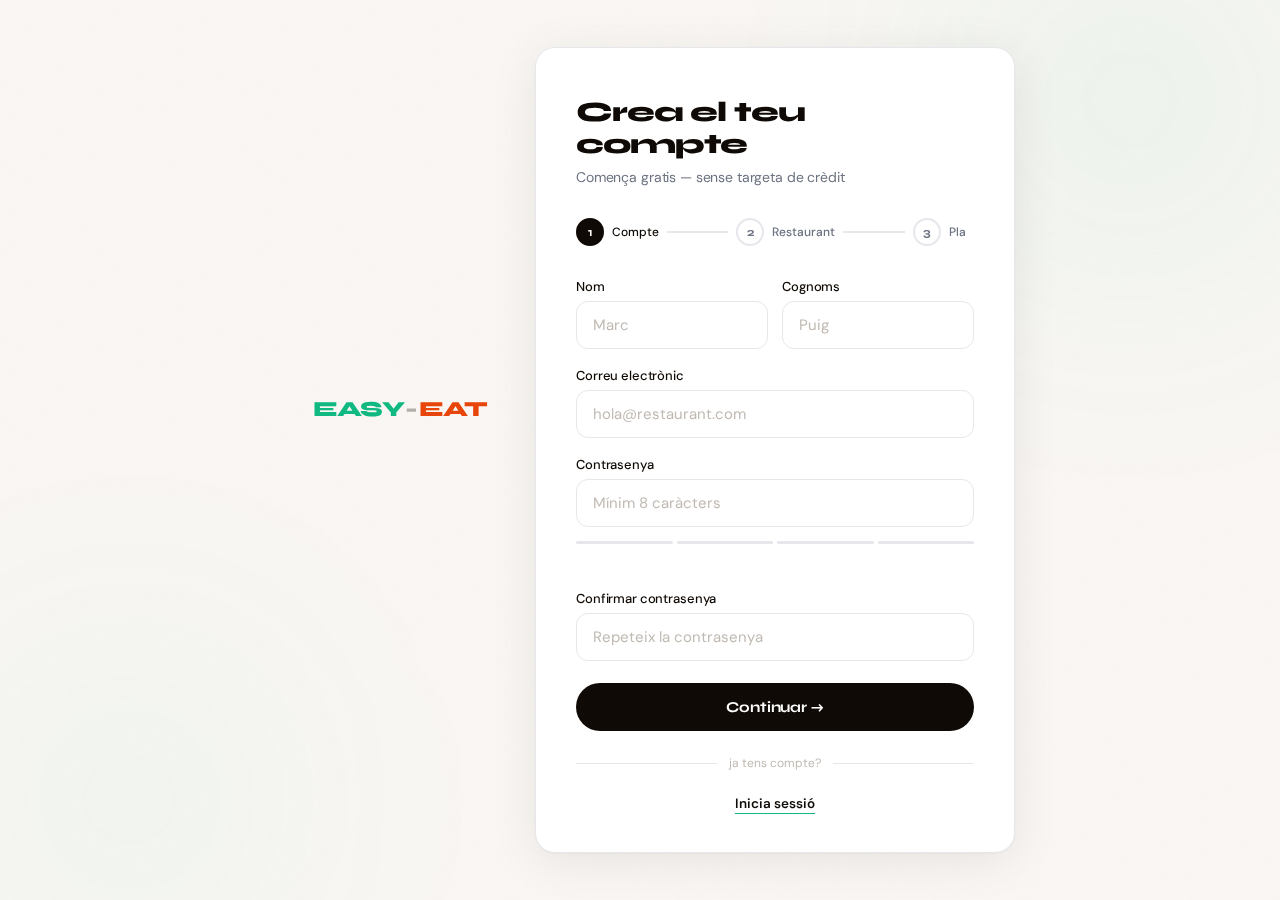
<file: public/register.html>
<!DOCTYPE html>
<html lang="ca">
<head>
    <meta charset="UTF-8">
    <meta name="viewport" content="width=device-width, initial-scale=1.0">
    <title>EASY-EAT — Crear compte</title>
    <link href="https://fonts.googleapis.com/css2?family=Syne:wght@400;600;700;800;900&family=DM+Sans:ital,wght@0,300;0,400;0,500;1,300&display=swap" rel="stylesheet">

    <style>
        /* ── TOKENS ── */
        :root {
            --green:        #10B981;
            --green-lt:     #E4F9EE;
            --dark:         #0F0A05;
            --mid:          #6B7280;
            --warm:         #FAF7F4;
            --white:        #FFFFFF;
            --border:       #E5E7EB;
            --error:        #EF4444;
            --success:      #10B981;
            --font-display: 'Syne', sans-serif;
            --font-body:    'DM Sans', sans-serif;
            --ease:         cubic-bezier(0.4, 0, 0.2, 1);
            --radius-card:  20px;
            --radius-btn:   999px;
            --shadow-card:  0 8px 48px rgba(15,10,5,0.08), 0 1px 3px rgba(15,10,5,0.04);
        }

        *, *::before, *::after { box-sizing: border-box; margin: 0; padding: 0; }
        html { scroll-behavior: smooth; }

        /* ── BODY / BG ── */
        body {
            font-family: var(--font-body);
            background: var(--warm);
            color: var(--dark);
            min-height: 100vh;
            display: flex;
            align-items: center;
            justify-content: center;
            padding: 32px 24px;
            overflow-x: hidden;
        }

        /* Ambient blobs */
        .bg-layer {
            position: fixed;
            inset: 0;
            pointer-events: none;
            z-index: 0;
            overflow: hidden;
        }
        .bg-blob {
            position: absolute;
            border-radius: 50%;
            filter: blur(110px);
        }
        .bg-blob-1 {
            width: 600px; height: 600px;
            background: radial-gradient(circle, rgba(16,185,129,0.09) 0%, transparent 65%);
            top: -200px; right: -150px;
        }
        .bg-blob-2 {
            width: 500px; height: 500px;
            background: radial-gradient(circle, rgba(16,185,129,0.07) 0%, transparent 65%);
            bottom: -150px; left: -120px;
        }
        .grain {
            position: fixed;
            inset: 0;
            z-index: 1;
            pointer-events: none;
            opacity: 0.03;
            background-image: url("data:image/svg+xml,%3Csvg viewBox='0 0 512 512' xmlns='http://www.w3.org/2000/svg'%3E%3Cfilter id='n'%3E%3CfeTurbulence type='fractalNoise' baseFrequency='0.75' numOctaves='4' stitchTiles='stitch'/%3E%3C/filter%3E%3Crect width='100%25' height='100%25' filter='url(%23n)'/%3E%3C/svg%3E");
            background-size: 256px;
        }

        /* ── CARD ── */
        .card {
            position: relative;
            z-index: 10;
            background: var(--white);
            border-radius: var(--radius-card);
            box-shadow: var(--shadow-card);
            border: 1px solid var(--border);
            padding: 48px 40px 40px;
            width: 100%;
            max-width: 480px;
            animation: fadeUp 0.5s var(--ease) both;
        }

        @keyframes fadeUp {
            from { opacity: 0; transform: translateY(20px); }
            to   { opacity: 1; transform: translateY(0); }
        }

        /* ── LOGO ── */
        .logo {
            display: inline-flex;
            align-items: center;
            gap: 8px;
            margin-bottom: 32px;
            text-decoration: none;
        }
        .logo-dot {
            width: 10px;
            height: 10px;
            border-radius: 50%;
            background: var(--green);
            flex-shrink: 0;
        }
        .logo-text {
            font-family: var(--font-display);
            font-size: 20px;
            font-weight: 900;
            letter-spacing: -0.04em;
            color: var(--dark);
        }

        /* ── HEADING ── */
        .card-title {
            font-family: var(--font-display);
            font-size: 28px;
            font-weight: 800;
            letter-spacing: -0.04em;
            line-height: 1.15;
            color: var(--dark);
            margin-bottom: 8px;
        }
        .card-subtitle {
            font-size: 14px;
            color: var(--mid);
            margin-bottom: 32px;
            letter-spacing: -0.01em;
        }

        /* ── STEP INDICATOR ── */
        .steps {
            display: flex;
            align-items: center;
            gap: 0;
            margin-bottom: 32px;
        }
        .step {
            display: flex;
            align-items: center;
            gap: 8px;
            flex: 1;
        }
        .step-circle {
            width: 28px;
            height: 28px;
            border-radius: 50%;
            border: 2px solid var(--border);
            display: flex;
            align-items: center;
            justify-content: center;
            font-family: var(--font-display);
            font-size: 12px;
            font-weight: 700;
            color: var(--mid);
            background: var(--white);
            flex-shrink: 0;
            transition: all 0.3s var(--ease);
        }
        .step-label {
            font-size: 12px;
            font-weight: 500;
            color: var(--mid);
            white-space: nowrap;
            transition: color 0.3s var(--ease);
        }
        .step-line {
            flex: 1;
            height: 1.5px;
            background: var(--border);
            margin: 0 8px;
            transition: background 0.3s var(--ease);
        }

        /* Active step */
        .step.active .step-circle {
            border-color: var(--dark);
            background: var(--dark);
            color: var(--white);
        }
        .step.active .step-label { color: var(--dark); }

        /* Completed step */
        .step.done .step-circle {
            border-color: var(--green);
            background: var(--green);
            color: var(--white);
        }
        .step.done .step-label { color: var(--green); }
        .step.done + .step-line { background: var(--green); }

        /* ── FORM PANELS ── */
        .form-panel {
            display: none;
            flex-direction: column;
            gap: 0;
            animation: fadeIn 0.3s var(--ease);
        }
        .form-panel.active { display: flex; }

        @keyframes fadeIn {
            from { opacity: 0; transform: translateX(12px); }
            to   { opacity: 1; transform: translateX(0); }
        }

        /* ── FORM ROWS ── */
        .form-row {
            display: grid;
            grid-template-columns: 1fr 1fr;
            gap: 14px;
        }

        .form-group {
            display: flex;
            flex-direction: column;
            gap: 6px;
            margin-bottom: 18px;
        }

        label {
            font-size: 13px;
            font-weight: 500;
            color: var(--dark);
            letter-spacing: -0.01em;
        }

        /* Optional badge */
        .optional {
            font-size: 11px;
            font-weight: 400;
            color: #C0BAB2;
            margin-left: 4px;
        }

        input[type="text"],
        input[type="email"],
        input[type="password"],
        input[type="tel"],
        select {
            width: 100%;
            padding: 13px 16px;
            border: 1.5px solid var(--border);
            border-radius: 12px;
            font-family: var(--font-body);
            font-size: 15px;
            font-weight: 400;
            color: var(--dark);
            background: var(--white);
            outline: none;
            transition: border-color 0.2s var(--ease), box-shadow 0.2s var(--ease);
            -webkit-appearance: none;
            appearance: none;
        }

        select {
            background-image: url("data:image/svg+xml,%3Csvg width='14' height='8' viewBox='0 0 14 8' fill='none' xmlns='http://www.w3.org/2000/svg'%3E%3Cpath d='M1 1L7 7L13 1' stroke='%236B7280' stroke-width='1.5' stroke-linecap='round' stroke-linejoin='round'/%3E%3C/svg%3E");
            background-repeat: no-repeat;
            background-position: right 14px center;
            padding-right: 40px;
            cursor: pointer;
        }

        input::placeholder { color: #C0BAB2; }

        input:focus, select:focus {
            border-color: var(--green);
            box-shadow: 0 0 0 3px rgba(16,185,129,0.12);
        }

        /* Password strength meter */
        .pw-meter {
            display: flex;
            gap: 4px;
            margin-top: 8px;
        }
        .pw-bar {
            height: 3px;
            flex: 1;
            border-radius: 99px;
            background: var(--border);
            transition: background 0.3s var(--ease);
        }
        .pw-bar.weak   { background: #EF4444; }
        .pw-bar.medium { background: #F59E0B; }
        .pw-bar.strong { background: var(--green); }

        .pw-label {
            font-size: 11.5px;
            color: var(--mid);
            margin-top: 6px;
            min-height: 16px;
            transition: color 0.2s var(--ease);
        }
        .pw-label.weak   { color: #EF4444; }
        .pw-label.medium { color: #F59E0B; }
        .pw-label.strong { color: var(--green); }

        /* ── CHECKBOX ── */
        .checkbox-group {
            display: flex;
            align-items: flex-start;
            gap: 10px;
            margin-bottom: 24px;
        }

        .checkbox-group input[type="checkbox"] {
            width: 18px;
            height: 18px;
            min-width: 18px;
            border: 1.5px solid var(--border);
            border-radius: 5px;
            cursor: pointer;
            margin-top: 1px;
            accent-color: var(--dark);
            padding: 0;
        }

        .checkbox-group label {
            font-size: 13px;
            font-weight: 400;
            color: var(--mid);
            cursor: pointer;
            line-height: 1.5;
        }

        .checkbox-group label a {
            color: var(--dark);
            font-weight: 500;
            text-decoration: none;
            border-bottom: 1px solid var(--green);
        }

        /* ── BUTTONS ── */
        .btn-row {
            display: flex;
            gap: 12px;
            margin-top: 4px;
        }

        .btn-primary {
            flex: 1;
            padding: 15px;
            border: none;
            border-radius: var(--radius-btn);
            background: var(--dark);
            color: var(--white);
            font-family: var(--font-display);
            font-size: 15px;
            font-weight: 700;
            letter-spacing: -0.01em;
            cursor: pointer;
            transition: background 0.25s var(--ease), transform 0.15s var(--ease), box-shadow 0.25s var(--ease);
        }

        .btn-primary:hover {
            background: var(--green);
            box-shadow: 0 8px 28px rgba(16,185,129,0.28);
            transform: translateY(-1px);
        }

        .btn-primary:active { transform: translateY(0); box-shadow: none; }

        .btn-secondary {
            padding: 15px 20px;
            border: 1.5px solid var(--border);
            border-radius: var(--radius-btn);
            background: transparent;
            color: var(--mid);
            font-family: var(--font-display);
            font-size: 15px;
            font-weight: 600;
            cursor: pointer;
            transition: border-color 0.2s var(--ease), color 0.2s var(--ease), transform 0.15s var(--ease);
        }

        .btn-secondary:hover {
            border-color: var(--dark);
            color: var(--dark);
            transform: translateY(-1px);
        }

        /* ── ERROR ── */
        .error-msg {
            display: none;
            align-items: center;
            gap: 8px;
            background: #FEF2F2;
            border: 1px solid rgba(239,68,68,0.2);
            border-radius: 10px;
            padding: 12px 14px;
            font-size: 13.5px;
            color: var(--error);
            margin-bottom: 18px;
            animation: shake 0.35s var(--ease);
        }
        .error-msg.visible { display: flex; }
        .error-icon { flex-shrink: 0; width: 16px; height: 16px; fill: var(--error); }

        @keyframes shake {
            0%,100% { transform: translateX(0); }
            20%     { transform: translateX(-5px); }
            40%     { transform: translateX(5px); }
            60%     { transform: translateX(-4px); }
            80%     { transform: translateX(4px); }
        }

        /* ── SUCCESS STATE ── */
        .success-panel {
            display: none;
            flex-direction: column;
            align-items: center;
            text-align: center;
            padding: 16px 0 8px;
            animation: fadeIn 0.4s var(--ease);
        }
        .success-panel.visible { display: flex; }

        .success-icon {
            width: 64px;
            height: 64px;
            border-radius: 50%;
            background: var(--green-lt);
            display: flex;
            align-items: center;
            justify-content: center;
            margin-bottom: 20px;
        }

        .success-icon svg { width: 28px; height: 28px; stroke: var(--green); }

        .success-title {
            font-family: var(--font-display);
            font-size: 24px;
            font-weight: 800;
            letter-spacing: -0.03em;
            color: var(--dark);
            margin-bottom: 8px;
        }

        .success-sub {
            font-size: 14px;
            color: var(--mid);
            line-height: 1.6;
            max-width: 280px;
        }

        /* ── DIVIDER ── */
        .divider {
            display: flex;
            align-items: center;
            gap: 12px;
            margin: 24px 0;
        }
        .divider-line { flex: 1; height: 1px; background: var(--border); }
        .divider-text { font-size: 12px; color: #C0BAB2; white-space: nowrap; }

        /* ── LOGIN LINK ── */
        .login-row {
            text-align: center;
            font-size: 13.5px;
            color: var(--mid);
        }
        .login-row a {
            color: var(--dark);
            font-weight: 600;
            text-decoration: none;
            border-bottom: 1.5px solid var(--green);
            padding-bottom: 1px;
            transition: color 0.2s var(--ease);
        }
        .login-row a:hover { color: var(--green); }

        /* ── PLAN SELECTOR ── */
        .plan-grid {
            display: grid;
            grid-template-columns: 1fr 1fr;
            gap: 10px;
            margin-bottom: 18px;
        }

        .plan-card {
            border: 1.5px solid var(--border);
            border-radius: 14px;
            padding: 16px 14px;
            cursor: pointer;
            transition: border-color 0.2s var(--ease), box-shadow 0.2s var(--ease), transform 0.15s var(--ease);
            position: relative;
        }

        .plan-card:hover {
            border-color: #D1D5DB;
            transform: translateY(-1px);
        }

        .plan-card input[type="radio"] {
            position: absolute;
            opacity: 0;
            pointer-events: none;
        }

        .plan-card.selected {
            border-color: var(--dark);
            box-shadow: 0 0 0 1px var(--dark);
        }

        .plan-badge {
            display: inline-block;
            font-size: 10px;
            font-weight: 700;
            letter-spacing: 0.04em;
            text-transform: uppercase;
            background: var(--green-lt);
            color: var(--green);
            border-radius: 99px;
            padding: 2px 8px;
            margin-bottom: 8px;
        }

        .plan-name {
            font-family: var(--font-display);
            font-size: 15px;
            font-weight: 800;
            letter-spacing: -0.02em;
            color: var(--dark);
            margin-bottom: 4px;
        }

        .plan-price {
            font-size: 13px;
            color: var(--mid);
        }

        .plan-price strong {
            font-size: 18px;
            font-weight: 700;
            color: var(--dark);
        }

        /* ── RESPONSIVE ── */
        @media (max-width: 520px) {
            .card { padding: 36px 24px 32px; }
            .card-title { font-size: 24px; }
            .form-row { grid-template-columns: 1fr; }
            .plan-grid { grid-template-columns: 1fr; }
            .step-label { display: none; }
        }

        /* ── NAV ── */
        nav {
            position: relative;
            z-index: 10;
            padding: 22px 48px;
            display: flex;
            align-items: center;
            justify-content: center;
            animation: slideDown 0.6s var(--ease) both;
            margin-bottom: 50px;
        }

        .logo {
            font-family: var(--font-display);
            font-size: 1.35rem;
            font-weight: 900;
            letter-spacing: -0.04em;
            color: var(--dark);
            text-decoration: none;
            display: flex;
            align-items: center;
            gap: 0;
        }

        .logo-easy { color: var(--green); }
        .logo-dash { color: var(--dark); opacity: 0.3; margin: 0 1px; }
        .logo-eat  { color: #E8450A; }

        @keyframes slideDown {
            from { opacity: 0; transform: translateY(-20px); }
            to   { opacity: 1; transform: translateY(0); }
        }
    </style>
</head>
<body>

    <!-- Background -->
    <div class="bg-layer" aria-hidden="true">
        <div class="bg-blob bg-blob-1"></div>
        <div class="bg-blob bg-blob-2"></div>
    </div>
    <div class="grain" aria-hidden="true"></div>

    <nav>
        <a href="index.html" class="logo">
            <span class="logo-easy">EASY</span><span class="logo-dash">-</span><span class="logo-eat">EAT</span>
        </a>
    </nav>

    <!-- ── REGISTER CARD ── -->
    <main class="card" role="main">

        <!-- Heading -->
        <h1 class="card-title">Crea el teu compte</h1>
        <p class="card-subtitle">Comença gratis — sense targeta de crèdit</p>

        <!-- Step indicator -->
        <div class="steps" id="stepsBar" aria-label="Progrés del registre">
            <div class="step active" id="step-ind-1">
                <div class="step-circle" id="step-circle-1">1</div>
                <span class="step-label">Compte</span>
            </div>
            <div class="step-line" id="line-1-2"></div>
            <div class="step" id="step-ind-2">
                <div class="step-circle" id="step-circle-2">2</div>
                <span class="step-label">Restaurant</span>
            </div>
            <div class="step-line" id="line-2-3"></div>
            <div class="step" id="step-ind-3">
                <div class="step-circle" id="step-circle-3">3</div>
                <span class="step-label">Pla</span>
            </div>
        </div>

        <!-- Error message -->
        <div class="error-msg" id="errorMsg" role="alert" aria-live="polite">
            <svg class="error-icon" viewBox="0 0 20 20" xmlns="http://www.w3.org/2000/svg" aria-hidden="true">
                <path fill-rule="evenodd" d="M10 18a8 8 0 100-16 8 8 0 000 16zM9 7a1 1 0 012 0v4a1 1 0 01-2 0V7zm1 8a1.25 1.25 0 110-2.5 1.25 1.25 0 010 2.5z" clip-rule="evenodd"/>
            </svg>
            <span id="errorText">Omple tots els camps obligatoris.</span>
        </div>

        <!-- ══ PANEL 1 — Dades personals ══ -->
        <div class="form-panel active" id="panel1">

            <div class="form-row">
                <div class="form-group">
                    <label for="nom">Nom</label>
                    <input type="text" id="nom" name="nom" placeholder="Marc" autocomplete="given-name" required>
                </div>
                <div class="form-group">
                    <label for="cognoms">Cognoms</label>
                    <input type="text" id="cognoms" name="cognoms" placeholder="Puig" autocomplete="family-name" required>
                </div>
            </div>

            <div class="form-group">
                <label for="email">Correu electrònic</label>
                <input type="email" id="email" name="email" placeholder="hola@restaurant.com" autocomplete="email" required>
            </div>

            <div class="form-group">
                <label for="password">Contrasenya</label>
                <input type="password" id="password" name="password" placeholder="Mínim 8 caràcters" autocomplete="new-password" required>
                <!-- Strength meter -->
                <div class="pw-meter" aria-hidden="true">
                    <div class="pw-bar" id="bar1"></div>
                    <div class="pw-bar" id="bar2"></div>
                    <div class="pw-bar" id="bar3"></div>
                    <div class="pw-bar" id="bar4"></div>
                </div>
                <p class="pw-label" id="pwLabel" aria-live="polite"></p>
            </div>

            <div class="form-group">
                <label for="password2">Confirmar contrasenya</label>
                <input type="password" id="password2" name="password2" placeholder="Repeteix la contrasenya" autocomplete="new-password" required>
            </div>

            <div class="btn-row">
                <button type="button" class="btn-primary" id="next1Btn" onclick="goToPanel(2)">
                    Continuar →
                </button>
            </div>

        </div>

        <!-- ══ PANEL 2 — Dades del restaurant ══ -->
        <div class="form-panel" id="panel2">

            <div class="form-group">
                <label for="restaurant">Nom del restaurant</label>
                <input type="text" id="restaurant" name="restaurant" placeholder="Ex: La Bona Taula" required>
            </div>

            <div class="form-row">
                <div class="form-group">
                    <label for="telefon">Telèfon<span class="optional">opcional</span></label>
                    <input type="tel" id="telefon" name="telefon" placeholder="6XX XXX XXX" autocomplete="tel">
                </div>
                <div class="form-group">
                    <label for="taules">Nº taules</label>
                    <input type="text" id="taules" name="taules" placeholder="Ex: 20" required>
                </div>
            </div>

            <div class="form-group">
                <label for="tipus">Tipus de restaurant</label>
                <select id="tipus" name="tipus" required>
                    <option value="" disabled selected>Selecciona un tipus...</option>
                    <option value="restaurant">Restaurant</option>
                    <option value="bar">Bar / Cafeteria</option>
                    <option value="braseria">Braseria</option>
                    <option value="pizzeria">Pizzeria</option>
                    <option value="japones">Japonès / Sushi</option>
                    <option value="burger">Hamburgueseria</option>
                    <option value="vegetaria">Vegetarià / Vegà</option>
                    <option value="altre">Altre</option>
                </select>
            </div>

            <div class="form-group">
                <label for="web">Web actual<span class="optional">opcional</span></label>
                <input type="text" id="web" name="web" placeholder="https://elmeuresturant.com">
            </div>

            <div class="btn-row">
                <button type="button" class="btn-secondary" onclick="goToPanel(1)">← Enrere</button>
                <button type="button" class="btn-primary" onclick="goToPanel(3)">Continuar →</button>
            </div>

        </div>

        <!-- ══ PANEL 3 — Pla ══ -->
        <div class="form-panel" id="panel3">

            <p style="font-size:13px;color:var(--mid);margin-bottom:16px;">Tria el pla que millor s'adapta al teu negoci. Pots canviar-lo quan vulguis.</p>

            <!-- Plan cards -->
            <div class="plan-grid" id="planGrid">

                <label class="plan-card selected" for="plan-free" onclick="selectPlan(this)">
                    <input type="radio" id="plan-free" name="plan" value="free" checked>
                    <div class="plan-badge">Gratis</div>
                    <div class="plan-name">Starter</div>
                    <div class="plan-price"><strong>0€</strong>/mes</div>
                </label>

                <label class="plan-card" for="plan-pro" onclick="selectPlan(this)">
                    <input type="radio" id="plan-pro" name="plan" value="pro">
                    <div class="plan-badge" style="background:#FFF7ED;color:#F59E0B;">Popular</div>
                    <div class="plan-name">Pro</div>
                    <div class="plan-price"><strong>29€</strong>/mes</div>
                </label>

                <label class="plan-card" for="plan-business" onclick="selectPlan(this)">
                    <input type="radio" id="plan-business" name="plan" value="business">
                    <div class="plan-badge" style="background:#F3F4F6;color:#374151;">Avançat</div>
                    <div class="plan-name">Business</div>
                    <div class="plan-price"><strong>59€</strong>/mes</div>
                </label>

                <label class="plan-card" for="plan-enterprise" onclick="selectPlan(this)">
                    <input type="radio" id="plan-enterprise" name="plan" value="enterprise">
                    <div class="plan-badge" style="background:#EDE9FE;color:#7C3AED;">Premium</div>
                    <div class="plan-name">Enterprise</div>
                    <div class="plan-price">A mida</div>
                </label>

            </div>

            <!-- Terms checkbox -->
            <div class="checkbox-group">
                <input type="checkbox" id="terms" name="terms" required>
                <label for="terms">
                    Accepto els <a href="/terms" target="_blank">Termes i condicions</a> i la
                    <a href="/privacy" target="_blank">Política de privacitat</a> d'EASY-EAT
                </label>
            </div>

            <div class="btn-row">
                <button type="button" class="btn-secondary" onclick="goToPanel(2)">← Enrere</button>
                <button type="button" class="btn-primary" id="submitBtn" onclick="handleSubmit()">
                    Crear compte
                </button>
            </div>

        </div>

        <!-- ══ SUCCESS STATE ══ -->
        <div class="success-panel" id="successPanel">
            <div class="success-icon">
                <svg viewBox="0 0 24 24" fill="none" stroke-width="2.5" stroke-linecap="round" stroke-linejoin="round" aria-hidden="true">
                    <path d="M20 6L9 17l-5-5"/>
                </svg>
            </div>
            <h2 class="success-title">Tot llest! 🎉</h2>
            <p class="success-sub" id="successText">El teu compte ha estat creat. Revisa el correu per verificar la teva adreça.</p>
        </div>

        <!-- Divider + Login link (hidden quan success) -->
        <div id="bottomSection">
            <div class="divider">
                <div class="divider-line"></div>
                <span class="divider-text">ja tens compte?</span>
                <div class="divider-line"></div>
            </div>
            <p class="login-row">
                <a href="login.html">Inicia sessió</a>
            </p>
        </div>

    </main>


    <script>
        /* ─────────────────────────────────────────────────────
           MULTI-STEP FORM LOGIC
           Substitueix handleSubmit() per la teva crida real
           al backend quan integris l'API.
        ───────────────────────────────────────────────────── */

        let currentPanel = 1;

        /* ── Navigate between panels ── */
        function goToPanel(target) {
            // Validate current panel before advancing
            if (target > currentPanel && !validatePanel(currentPanel)) return;

            hideError();

            // Update panels
            document.querySelectorAll('.form-panel').forEach(p => p.classList.remove('active'));
            document.getElementById(`panel${target}`).classList.add('active');

            // Update step indicator
            updateSteps(target);

            currentPanel = target;

            // Scroll to top of card
            document.querySelector('.card').scrollIntoView({ behavior: 'smooth', block: 'center' });
        }

        /* ── Step indicator update ── */
        function updateSteps(active) {
            for (let i = 1; i <= 3; i++) {
                const ind    = document.getElementById(`step-ind-${i}`);
                const circle = document.getElementById(`step-circle-${i}`);
                ind.classList.remove('active', 'done');

                if (i < active) {
                    ind.classList.add('done');
                    circle.innerHTML = `<svg width="10" height="8" viewBox="0 0 12 10" fill="none" aria-hidden="true"><path d="M1 5l3.5 3.5L11 1" stroke="#fff" stroke-width="2" stroke-linecap="round" stroke-linejoin="round"/></svg>`;
                } else if (i === active) {
                    ind.classList.add('active');
                    circle.textContent = i;
                } else {
                    circle.textContent = i;
                }
            }

            // Update connecting lines
            document.getElementById('line-1-2').style.background = active > 1 ? 'var(--green)' : 'var(--border)';
            document.getElementById('line-2-3').style.background = active > 2 ? 'var(--green)' : 'var(--border)';
        }

        /* ── Validate each panel ── */
        function validatePanel(panel) {
            if (panel === 1) {
                const nom       = document.getElementById('nom').value.trim();
                const cognoms   = document.getElementById('cognoms').value.trim();
                const email     = document.getElementById('email').value.trim();
                const pw        = document.getElementById('password').value;
                const pw2       = document.getElementById('password2').value;

                if (!nom || !cognoms) { showError('Omple el teu nom i cognoms.'); return false; }
                if (!email || !/^[^\s@]+@[^\s@]+\.[^\s@]+$/.test(email)) { showError('Introdueix un correu vàlid.'); return false; }
                if (pw.length < 8) { showError('La contrasenya ha de tenir mínim 8 caràcters.'); return false; }
                if (pw !== pw2)    { showError('Les contrasenyes no coincideixen.'); return false; }
            }

            if (panel === 2) {
                const restaurant = document.getElementById('restaurant').value.trim();
                const taules     = document.getElementById('taules').value.trim();
                const tipus      = document.getElementById('tipus').value;

                if (!restaurant) { showError('Introdueix el nom del teu restaurant.'); return false; }
                if (!taules)     { showError("Indica el nombre de taules."); return false; }
                if (!tipus)      { showError('Selecciona el tipus de restaurant.'); return false; }
            }

            if (panel === 3) {
                const terms = document.getElementById('terms').checked;
                if (!terms) { showError("Has d'acceptar els termes i condicions per continuar."); return false; }
            }

            return true;
        }

        /* ── Error helpers ── */
        function showError(msg) {
            const el = document.getElementById('errorMsg');
            document.getElementById('errorText').textContent = msg || 'Omple tots els camps obligatoris.';
            el.classList.add('visible');
        }

        function hideError() {
            document.getElementById('errorMsg').classList.remove('visible');
        }

        /* ── Plan card selection ── */
        function selectPlan(card) {
            document.querySelectorAll('.plan-card').forEach(c => c.classList.remove('selected'));
            card.classList.add('selected');
        }

        /* ── Final submit ── */
        async function handleSubmit() {
            if (!validatePanel(3)) return;

            const btn = document.getElementById('submitBtn');
            btn.textContent = 'Creant compte...';
            btn.disabled = true;

            // ── Aquí posa la teva crida real al backend ──
            // const res = await fetch('/api/register', {
            //     method: 'POST',
            //     headers: { 'Content-Type': 'application/json' },
            //     body: JSON.stringify({
            //         nom:       document.getElementById('nom').value,
            //         cognoms:   document.getElementById('cognoms').value,
            //         email:     document.getElementById('email').value,
            //         password:  document.getElementById('password').value,
            //         restaurant:document.getElementById('restaurant').value,
            //         tipus:     document.getElementById('tipus').value,
            //         taules:    document.getElementById('taules').value,
            //         plan:      document.querySelector('input[name="plan"]:checked')?.value,
            //     })
            // });
            // if (res.ok) { showSuccess(); } else { showError('Error al crear el compte.'); btn.textContent = 'Crear compte'; btn.disabled = false; }

            // Simulació de latència
            await new Promise(r => setTimeout(r, 1200));
            showSuccess();
        }

        function showSuccess() {
            // Amaga tots els panels i el step bar
            document.querySelectorAll('.form-panel').forEach(p => p.classList.remove('active'));
            document.getElementById('stepsBar').style.display = 'none';
            document.getElementById('errorMsg').classList.remove('visible');

            // Omple el missatge d'èxit amb el nom del restaurant
            const restaurant = document.getElementById('restaurant').value || 'el teu restaurant';
            const email = document.getElementById('email').value;
            document.getElementById('successText').textContent =
                `Benvingut a EASY-EAT, ${restaurant}! Revisa el correu a ${email} per verificar el teu compte.`;

            // Mostra la pantalla d'èxit
            document.getElementById('successPanel').classList.add('visible');
            document.getElementById('bottomSection').style.display = 'none';
        }

        /* ── Password strength meter ── */
        document.getElementById('password').addEventListener('input', function () {
            const pw     = this.value;
            const bars   = [document.getElementById('bar1'), document.getElementById('bar2'),
                            document.getElementById('bar3'), document.getElementById('bar4')];
            const label  = document.getElementById('pwLabel');

            let strength = 0;
            if (pw.length >= 8)                         strength++;
            if (/[A-Z]/.test(pw) && /[a-z]/.test(pw))  strength++;
            if (/[0-9]/.test(pw))                       strength++;
            if (/[^A-Za-z0-9]/.test(pw))                strength++;

            bars.forEach((b, i) => {
                b.classList.remove('weak', 'medium', 'strong');
                if (pw.length === 0) return;
                if (i < strength) {
                    b.classList.add(strength <= 1 ? 'weak' : strength <= 3 ? 'medium' : 'strong');
                }
            });

            label.className = 'pw-label';
            if (pw.length === 0)      { label.textContent = ''; }
            else if (strength <= 1)   { label.textContent = 'Contrasenya feble';    label.classList.add('weak'); }
            else if (strength <= 3)   { label.textContent = 'Contrasenya acceptable'; label.classList.add('medium'); }
            else                       { label.textContent = 'Contrasenya forta ✓';  label.classList.add('strong'); }
        });
    </script>

</body>
</html>
</file>
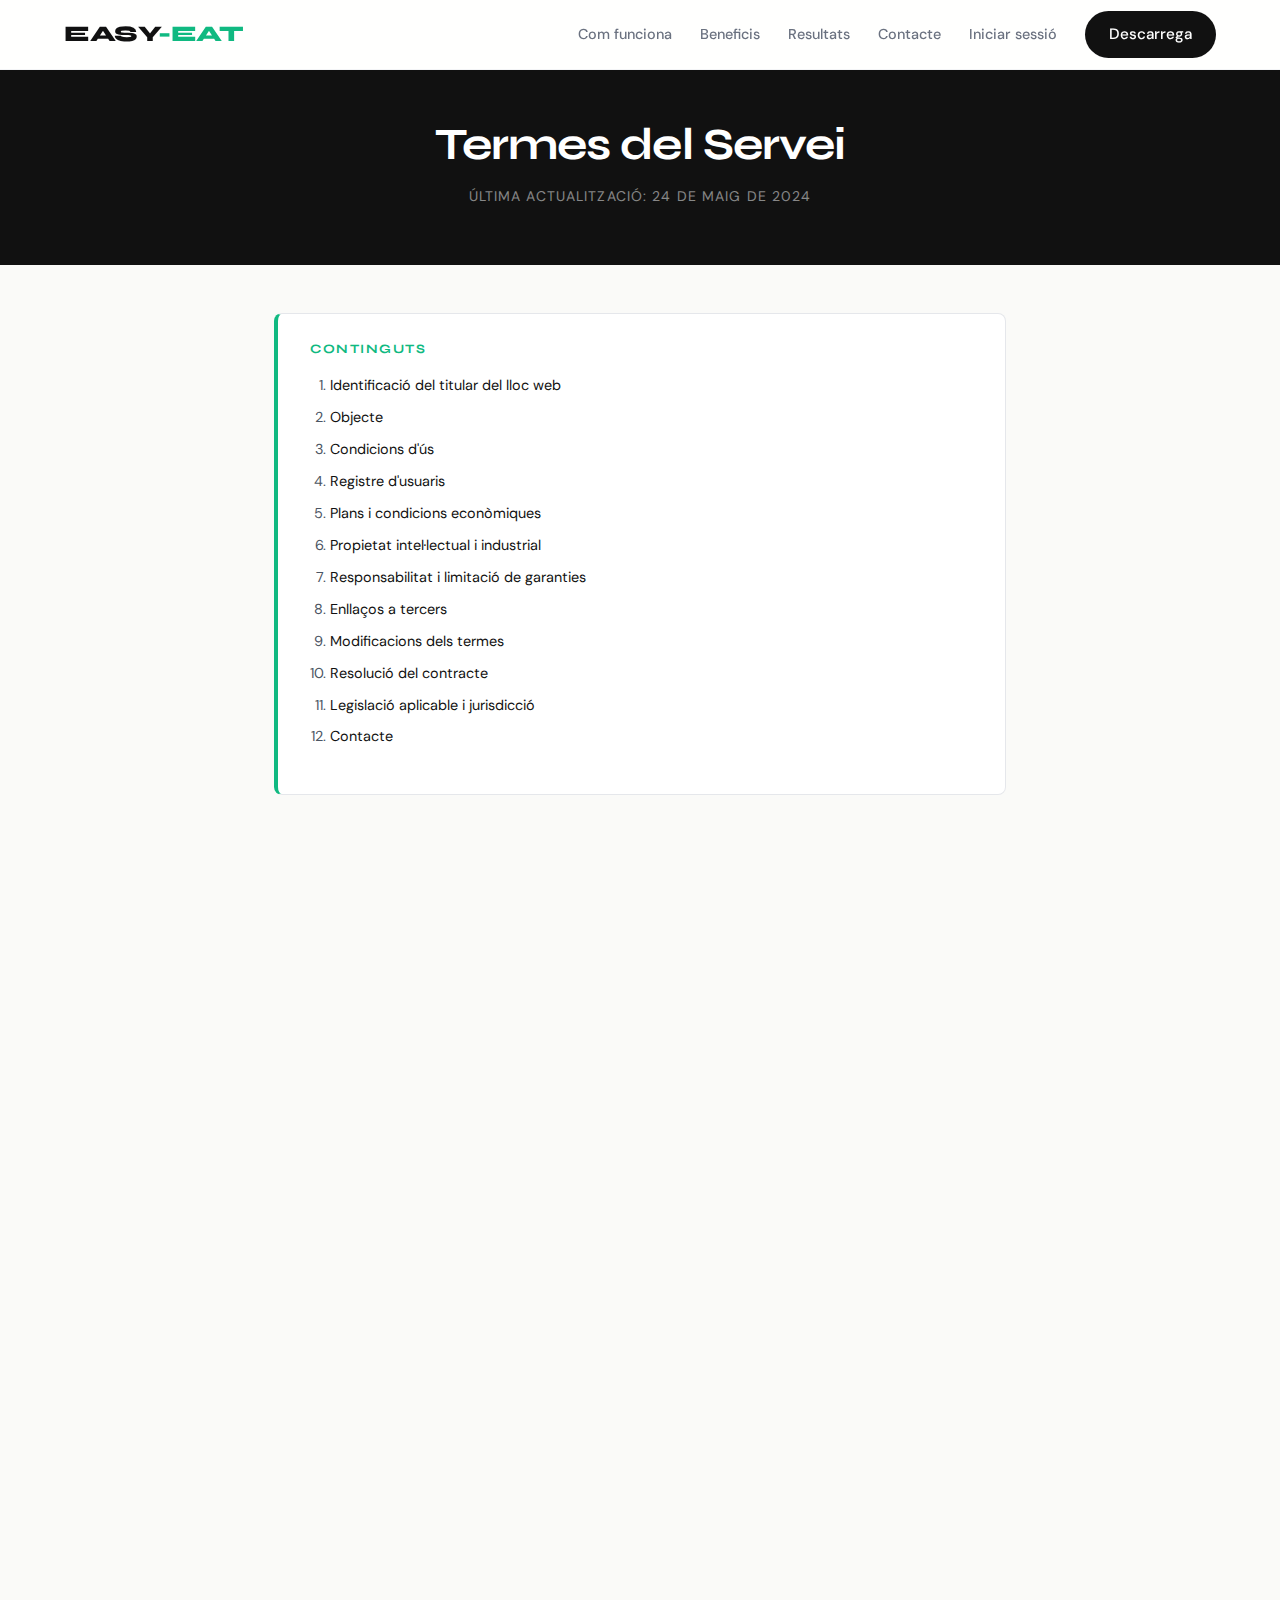
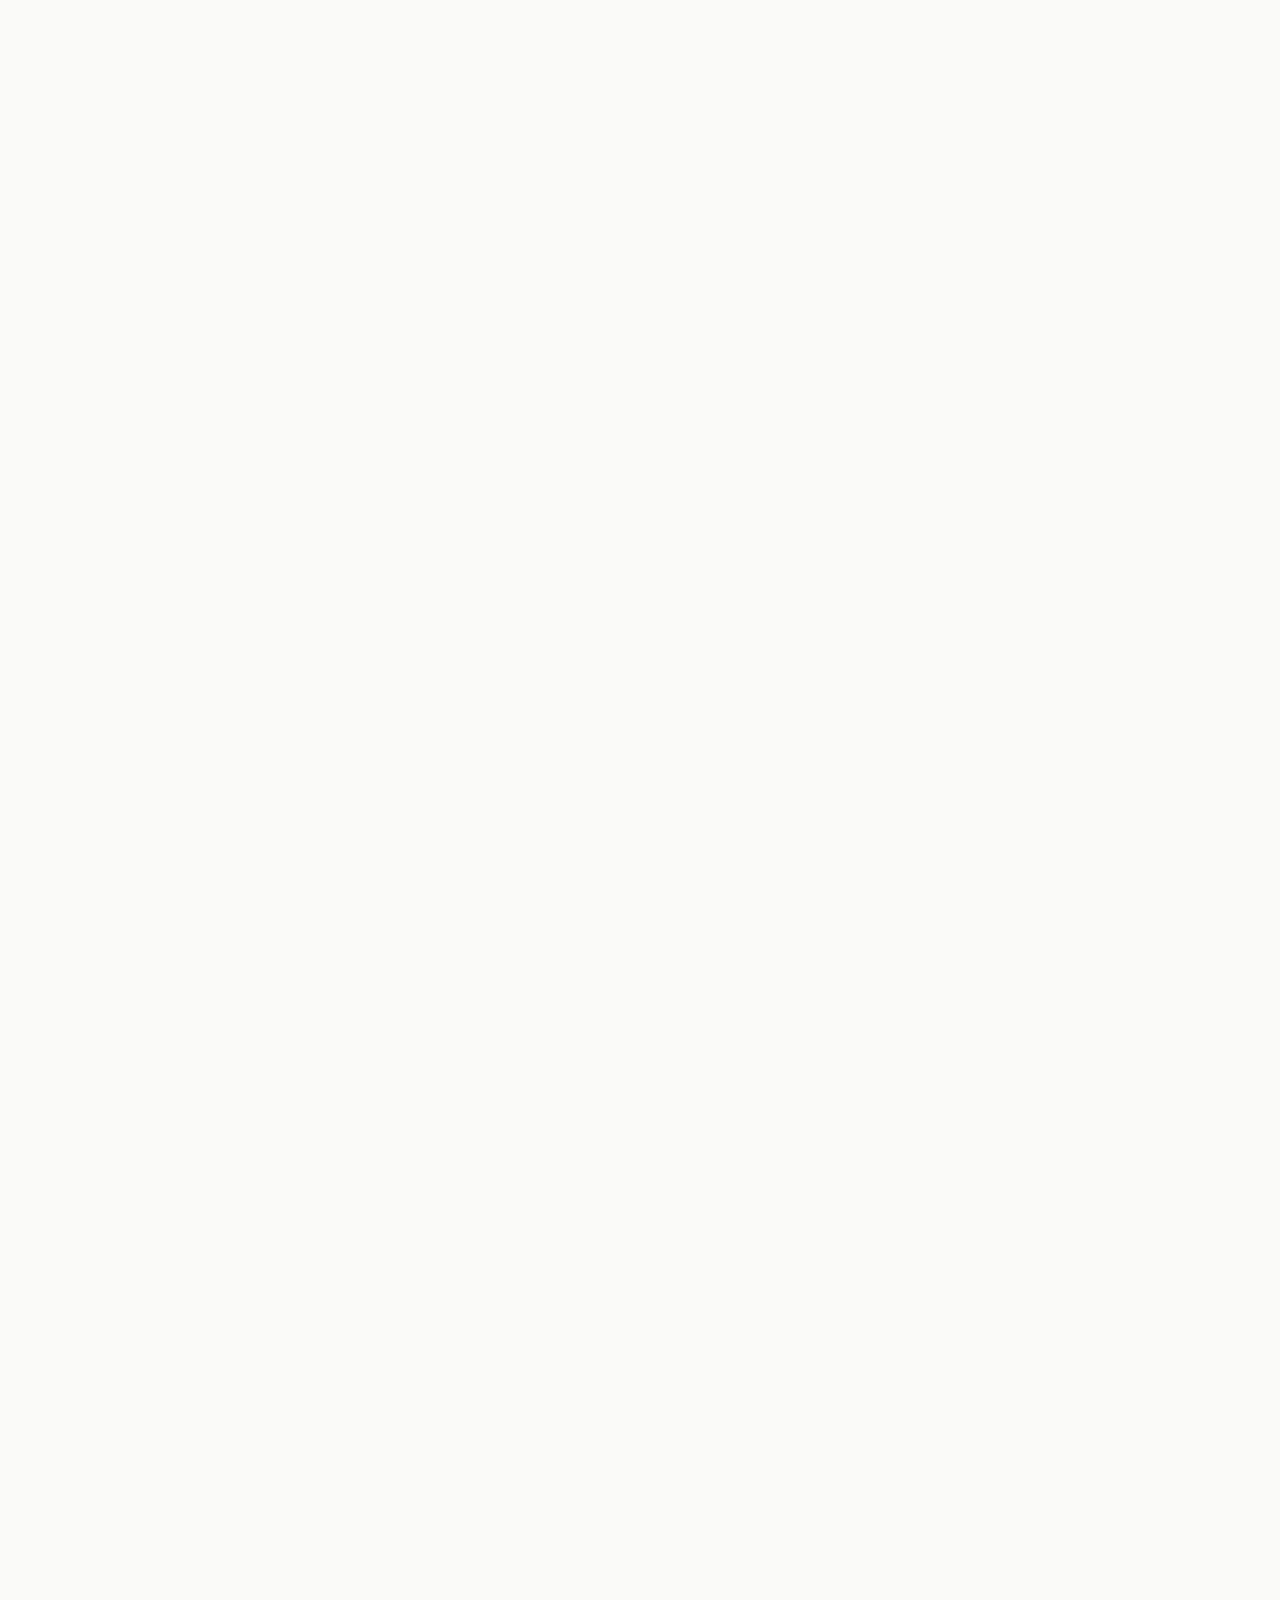
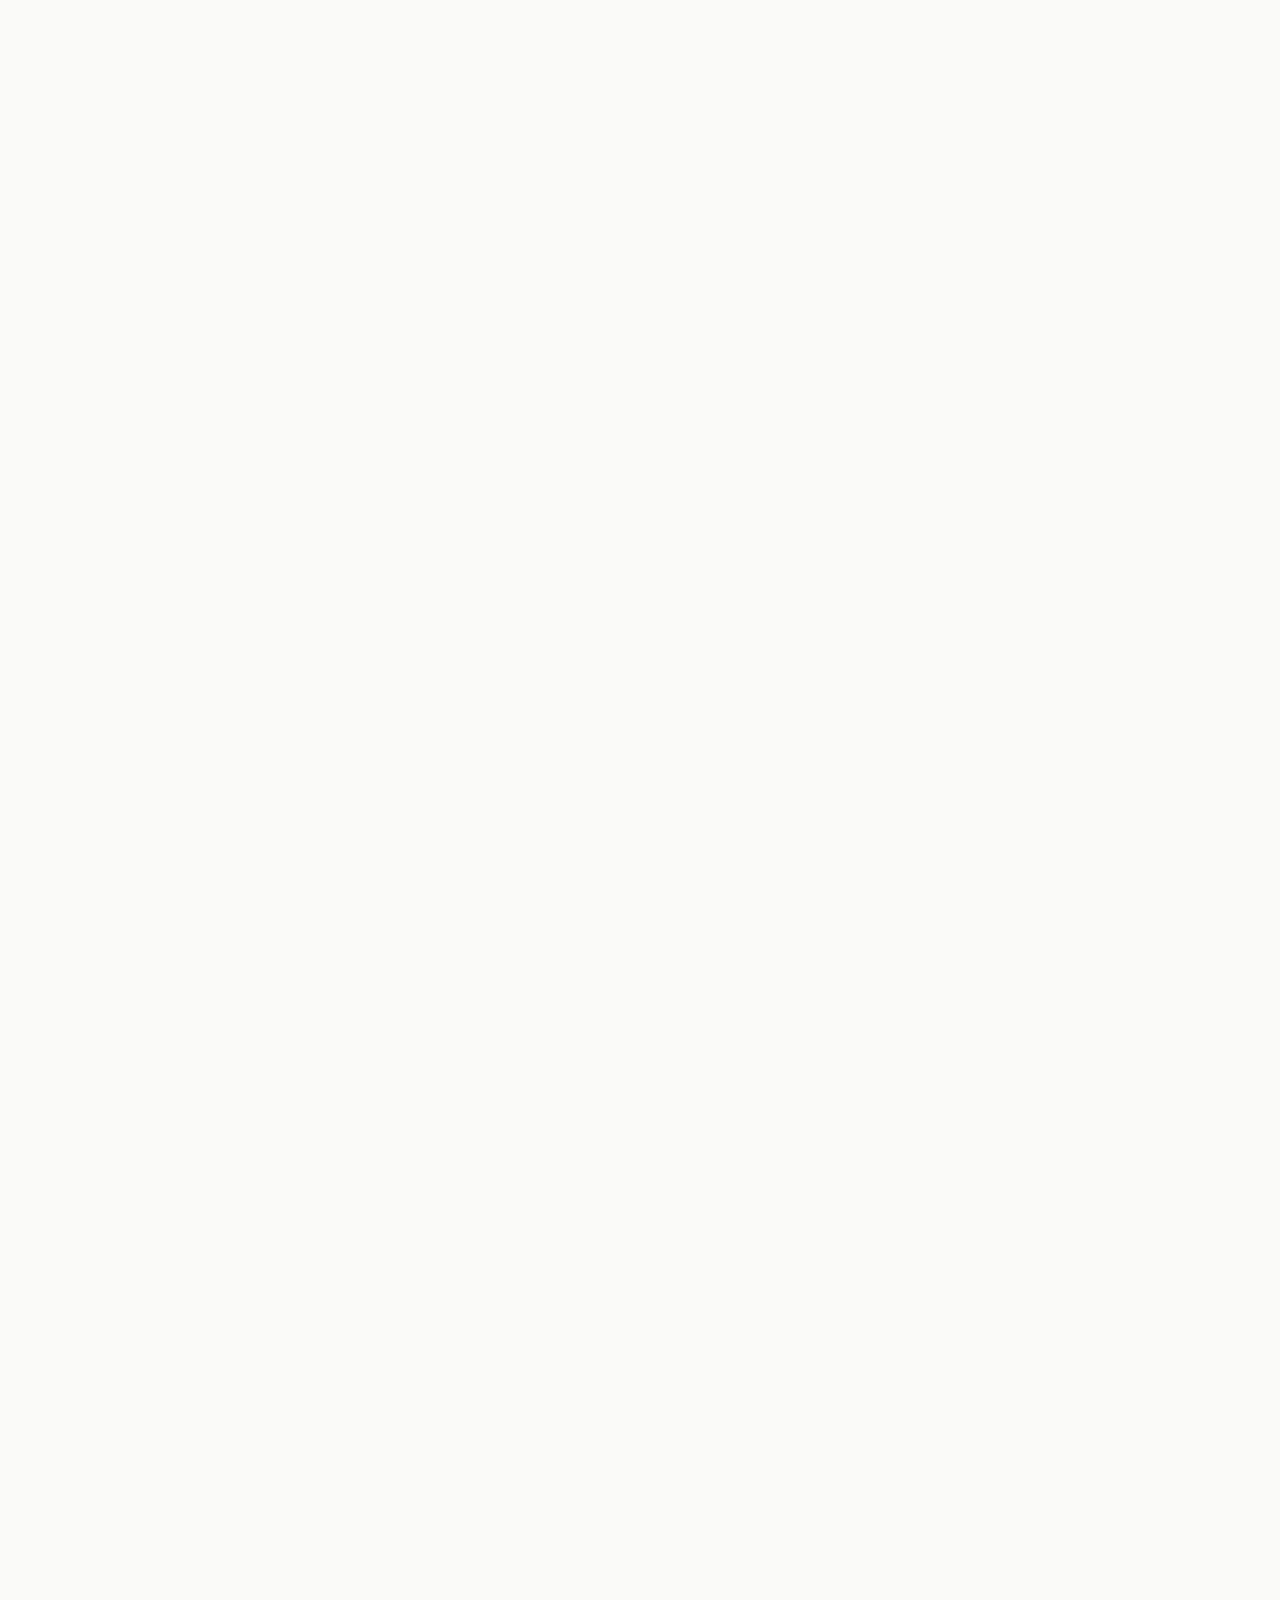
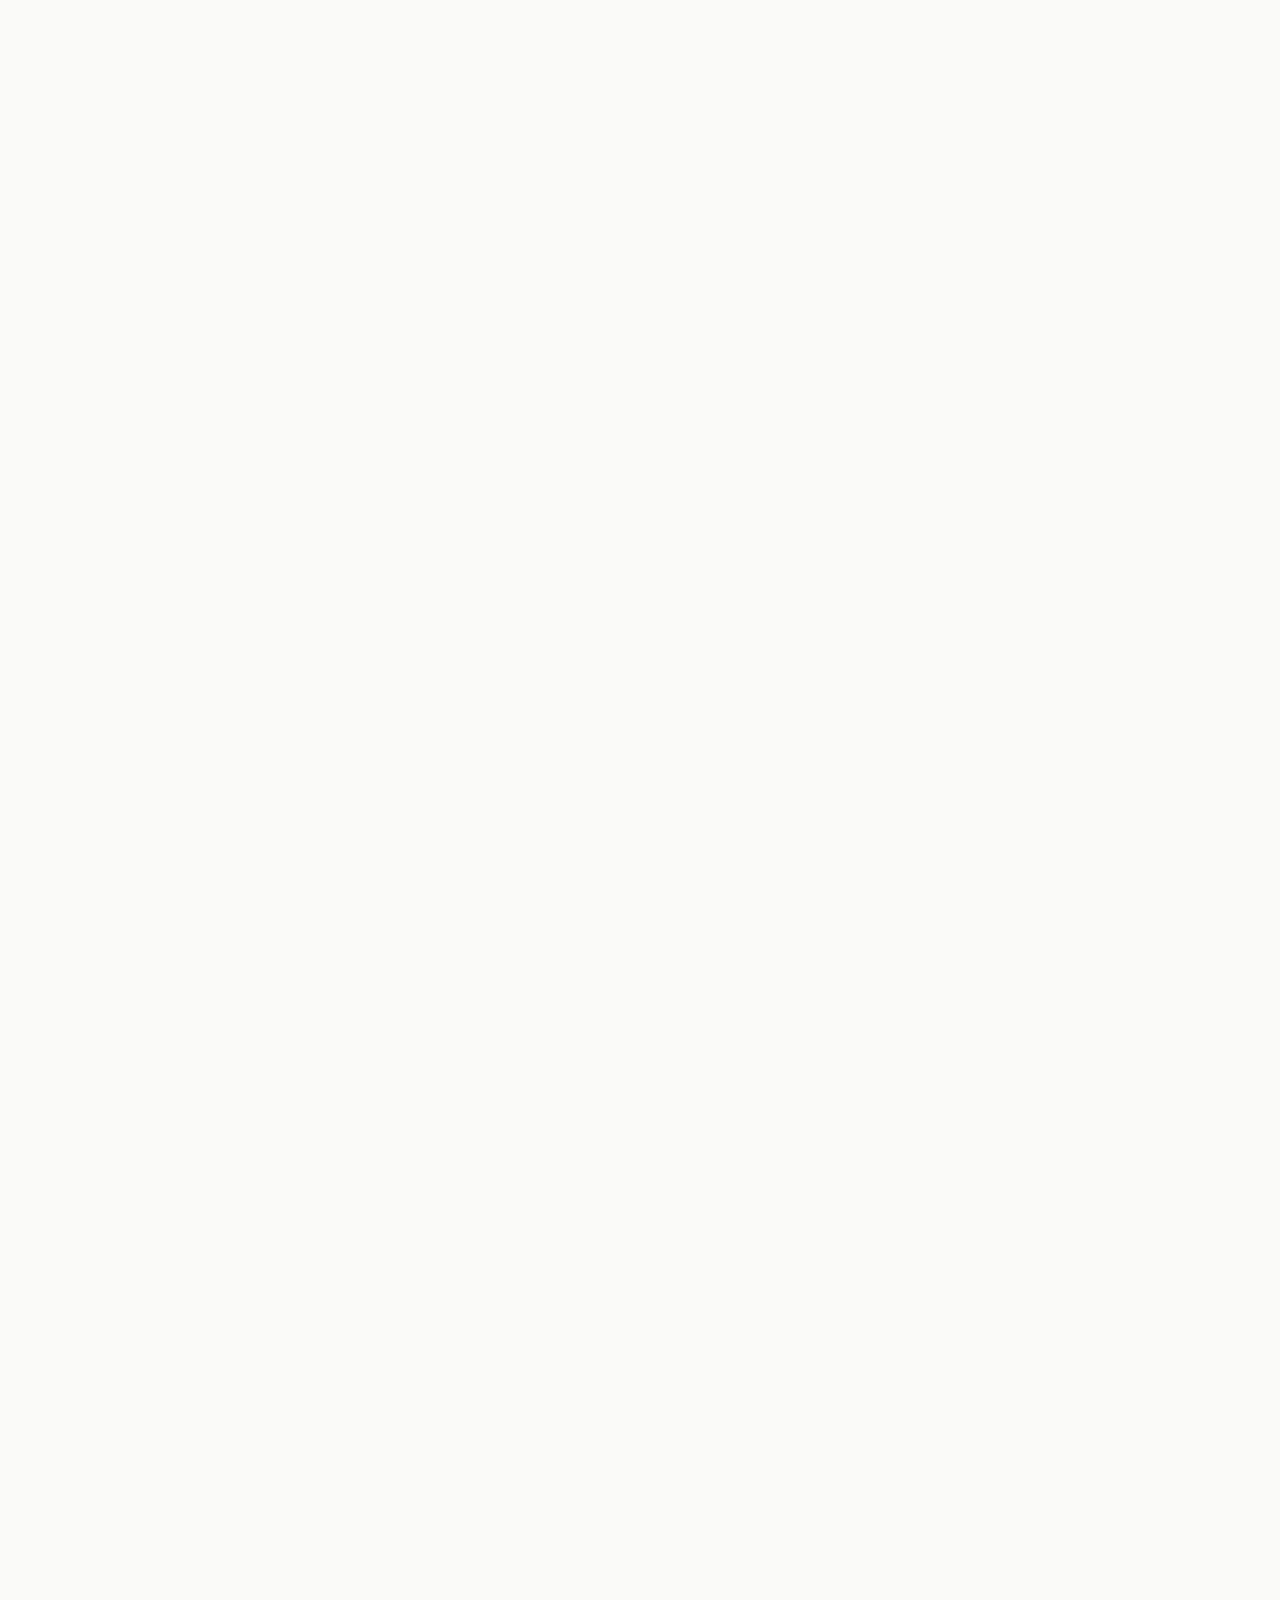
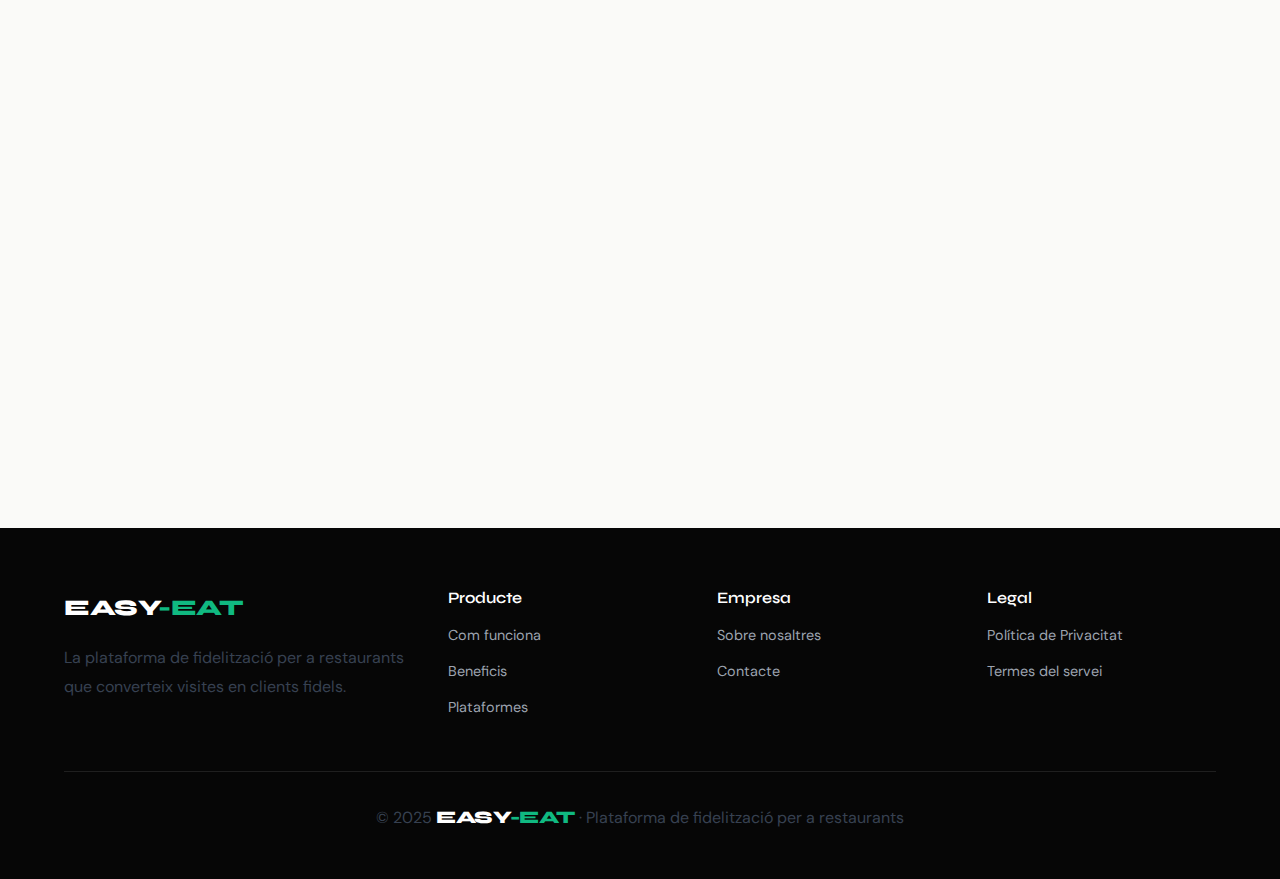
<file: public/termes_del_servei.html>
<!DOCTYPE html>
<html lang="ca">
<head>
    <meta charset="UTF-8">
    <meta name="viewport" content="width=device-width, initial-scale=1.0">
    <title>Termes del Servei · EASY-EAT</title>
    <link href="https://fonts.googleapis.com/css2?family=Syne:wght@400;600;700;800&family=DM+Sans:ital,wght@0,300;0,400;0,500;1,300&display=swap" rel="stylesheet">
    <link rel="stylesheet" href="css/global.css">
    <style>
        /* ── Reset i base ── */
        *, *::before, *::after { box-sizing: border-box; margin: 0; padding: 0; }

        body {
            font-family: var(--font-body);
            background-color: #FAFAF8;
            color: #1A1A1A;
            line-height: 1.8;
            font-size: 16px;
            padding-top: var(--header-height);
            width: 100%;
            overflow-x: hidden;
        }

        /* ── Page Title Header ── */
        .page-title-header {
            background-color: #111111;
            color: #FFFFFF;
            padding: 48px 24px 40px;
            text-align: center;
            margin-bottom: 48px;
        }

        .page-title-header h1 {
            font-family: var(--font-display);
            font-size: clamp(1.8rem, 4vw, 2.8rem);
            font-weight: 700;
            letter-spacing: -0.02em;
            margin-bottom: 12px;
            color: #FFFFFF;
        }

        .page-title-header .meta {
            font-family: var(--font-body);
            font-size: 0.875rem;
            color: rgba(255,255,255,0.5);
            letter-spacing: 0.08em;
            text-transform: uppercase;
        }

        /* ── Contenidor principal ── */
        main {
            max-width: 780px;
            margin: 0 auto;
            padding: 0 24px 96px;
        }

        /* ── Índex ── */
        .index-box {
            background: #FFFFFF;
            border: 1px solid #E5E7EB;
            border-left: 4px solid #10B981;
            border-radius: 8px;
            padding: 28px 32px;
            margin-bottom: 56px;
        }

        .index-box h2 {
            font-family: var(--font-display);
            font-size: 0.8rem;
            font-weight: 700;
            letter-spacing: 0.12em;
            text-transform: uppercase;
            color: #10B981;
            margin-bottom: 16px;
        }

        .index-box ol {
            padding-left: 20px;
            color: #4B5563;
        }

        .index-box ol li {
            margin-bottom: 6px;
            font-family: var(--font-body);
            font-size: 0.9rem;
        }

        .index-box ol li a {
            color: #111111;
            text-decoration: none;
        }

        .index-box ol li a:hover { color: #10B981; }

        /* ── Seccions ── */
        section {
            margin-bottom: 52px;
            scroll-margin-top: calc(var(--header-height) + 24px);
        }

        section h2 {
            font-family: var(--font-display);
            font-size: 1.25rem;
            font-weight: 700;
            letter-spacing: -0.01em;
            color: #111111;
            margin-bottom: 16px;
            padding-bottom: 12px;
            border-bottom: 1px solid #E5E7EB;
            display: flex;
            align-items: center;
            gap: 10px;
        }

        section h2 .num {
            background: #111111;
            color: #FFFFFF;
            font-size: 0.75rem;
            font-weight: 700;
            width: 24px;
            height: 24px;
            border-radius: 50%;
            display: inline-flex;
            align-items: center;
            justify-content: center;
            flex-shrink: 0;
        }

        p {
            color: #374151;
            margin-bottom: 16px;
            font-size: 1rem;
        }

        ul, ol {
            padding-left: 24px;
            margin-bottom: 16px;
            color: #374151;
        }

        ul li, ol li {
            margin-bottom: 8px;
        }

        /* ── Caixa de contacte ── */
        .contact-box {
            background: #F0FDF4;
            border: 1px solid #A7F3D0;
            border-radius: 8px;
            padding: 24px 28px;
            margin-top: 8px;
        }

        .contact-box p {
            margin-bottom: 6px;
            color: #065F46;
            font-family: var(--font-body);
            font-size: 0.9rem;
        }

        .contact-box strong {
            color: #064E3B;
        }

        /* ── Avís destacat ── */
        .highlight-box {
            background: #FFFBEB;
            border-left: 4px solid #F59E0B;
            border-radius: 0 8px 8px 0;
            padding: 16px 20px;
            margin-bottom: 16px;
        }

        .highlight-box p {
            margin: 0;
            color: #92400E;
            font-size: 0.9rem;
        }

        .warning-box {
            background: #FEF2F2;
            border-left: 4px solid #EF4444;
            border-radius: 0 8px 8px 0;
            padding: 16px 20px;
            margin-bottom: 16px;
        }

        .warning-box p {
            margin: 0;
            color: #991B1B;
            font-size: 0.9rem;
        }

        /* ── Nav CTA (Copied from restaurant.html) ── */
        .nav-cta {
            background: var(--black) !important;
            color: var(--white) !important;
            padding: 10px 24px;
            border-radius: 100px;
            font-weight: 500 !important;
            font-size: 0.95rem;
            text-decoration: none;
            display: inline-block;
            transition: all 0.3s ease;
        }
        .nav-cta:hover { background: var(--accent) !important; color: var(--white) !important; }

        /* ── MOBILE MENU OVERRIDES ── */
        @media (max-width: 900px) {
            .hamburger { display: flex !important; }
            .nav-menu {
                display: none !important;
                position: absolute !important;
                top: 100% !important;
                left: 0 !important;
                right: 0 !important;
                width: 100% !important;
                height: auto !important;
                bottom: auto !important;
                flex-direction: column !important;
                background: #ffffff !important;
                padding: 20px 0 !important;
                border-bottom: 1px solid var(--gray-200) !important;
                box-shadow: 0 10px 20px rgba(0,0,0,0.05) !important;
                transform: none !important;
                transition: none !important;
                z-index: 9999 !important;
                overflow-y: visible !important;
            }
            .nav-menu.active { display: flex !important; }
            .nav-menu .nav-link {
                padding: 15px 20px !important;
                display: block !important;
                width: 100% !important;
                text-align: center !important;
                font-size: 1.1rem !important;
                color: var(--black) !important;
                border-bottom: 1px solid var(--gray-100) !important;
                margin: 0 !important;
            }
            .nav-menu .nav-cta {
                margin: 25px auto !important;
                display: inline-block !important;
                width: auto !important;
            }
            .hamburger.active span:nth-child(1) { transform: translateY(7px) rotate(45deg); }
            .hamburger.active span:nth-child(2) { opacity: 0; }
            .hamburger.active span:nth-child(3) { transform: translateY(-7px) rotate(-45deg); }
        }
    </style>
</head>
<body>

    <div id="header"></div>

    <div class="page-title-header fade-up">
        <h1>Termes del Servei</h1>
        <p class="meta">Última actualització: 24 de maig de 2024</p>
    </div>

    <main>

        <!-- Índex de continguts -->
        <nav class="index-box fade-up" aria-label="Índex de continguts">
            <h2>Continguts</h2>
            <ol>
                <li><a href="#titular">Identificació del titular del lloc web</a></li>
                <li><a href="#objecte">Objecte</a></li>
                <li><a href="#condicions">Condicions d'ús</a></li>
                <li><a href="#registre">Registre d'usuaris</a></li>
                <li><a href="#plans">Plans i condicions econòmiques</a></li>
                <li><a href="#propietat">Propietat intel·lectual i industrial</a></li>
                <li><a href="#responsabilitat">Responsabilitat i limitació de garanties</a></li>
                <li><a href="#enllacos">Enllaços a tercers</a></li>
                <li><a href="#modificacions">Modificacions dels termes</a></li>
                <li><a href="#resolucio">Resolució del contracte</a></li>
                <li><a href="#legislacio">Legislació aplicable i jurisdicció</a></li>
                <li><a href="#contacte">Contacte</a></li>
            </ol>
        </nav>

        <!-- Introducció -->
        <section class="fade-up">
            <p>
                Els presents Termes del Servei (d'ara endavant, els "<strong>Termes</strong>") regulen l'accés i l'ús del lloc web i de la plataforma de serveis (d'ara endavant, el "<strong>Servei</strong>") posats a disposició pels seus titulars. L'accés i l'ús del Servei implica l'acceptació plena i sense reserves dels presents Termes per part de l'usuari o del representant legal de l'entitat que accedeixi al Servei.
            </p>
            <p>
                Si no accepteu la totalitat d'aquests Termes, us preguem que us abstingueu d'usar el Servei. En cas de discrepància entre els presents Termes i qualsevol acord escrit signat entre les parts, prevaldrà l'acord escrit.
            </p>
        </section>

        <!-- 1. Titular del lloc web -->
        <section id="titular" class="fade-up">
            <h2><span class="num" aria-hidden="true">1</span>Identificació del titular del lloc web</h2>
            <p>En compliment del que estableix la Llei 34/2002, d'11 de juliol, de serveis de la societat de la informació i de comerç electrònic (<strong>LSSICE</strong>), s'informa que el titular del lloc web és:</p>
            <div class="contact-box">
                <!-- PERSONALITZAR: Substitueix totes les dades de l'empresa -->
                <p><strong>Denominació social:</strong> [NOM DE L'EMPRESA, S.L.]</p>
                <p><strong>NIF/CIF:</strong> [B00000000]</p>
                <p><strong>Domicili social:</strong> [Carrer Exemple, 00, 00000 Barcelona, Catalunya]</p>
                <p><strong>Registre:</strong> [Inscrita al Registre Mercantil de Barcelona, Tom 00000, Foli 000, Full B-000000]</p>
                <p><strong>Correu electrònic:</strong> <a href="mailto:hola@exemple.com">hola@exemple.com</a></p>
                <p><strong>Telèfon:</strong> [+34 900 000 000]</p>
                <!-- PERSONALITZAR: Afegiu o ajusteu les dades d'inscripció registral -->
            </div>
        </section>

        <!-- 2. Objecte -->
        <section id="objecte" class="fade-up">
            <h2><span class="num" aria-hidden="true">2</span>Objecte</h2>
            <p>
                <!-- PERSONALITZAR: Descriu el servei principal de la teva empresa -->
                El Servei consisteix en una plataforma de fidelització de clients orientada al sector de la restauració, que permet als titulars de negocis de restauració gestionar programes de fidelització, analitzar dades de clients i dissenyar campanyes de retenció personalitzades (d'ara endavant, el "<strong>Servei</strong>").
            </p>
            <p>
                El titular es reserva el dret a ampliar, modificar, suspendre o cessar el Servei o qualsevol de les seves funcionalitats en qualsevol moment, notificant-ho als usuaris registrats amb la màxima antelació possible.
            </p>
        </section>

        <!-- 3. Condicions d'ús -->
        <section id="condicions" class="fade-up">
            <h2><span class="num" aria-hidden="true">3</span>Condicions d'ús</h2>
            <p>L'usuari s'compromet a fer un ús del Servei conforme a la llei, a la moral i a l'ordre públic, i en particular es compromet a:</p>
            <ul>
                <li>No emprar el Servei per a fins il·lícits, fraudulents o contraris als presents Termes.</li>
                <li>No reproduir, distribuir, modificar ni transmetre cap contingut del Servei sense autorització expressa del titular.</li>
                <li>No realitzar accions que puguin causar danys, sobrecarregar, inutilitzar o deteriorar el Servei, els seus servidors o les xarxes connectades.</li>
                <li>No intentar accedir a zones, sistemes o xarxes del Servei que no estiguin disponibles de forma pública.</li>
                <li>Proporcionar informació veraç, completa i actualitzada en el moment del registre i durant tot el període de vigència de la relació.</li>
                <li>Mantenir la confidencialitat de les seves credencials d'accés i no cedir-les a tercers.</li>
                <li>Notificar immediatament al titular qualsevol ús no autoritzat del compte o qualsevol bretxa de seguretat de la qual tingui coneixement.</li>
            </ul>
            <div class="warning-box">
                <p><strong>Ús prohibit:</strong> Queda expressament prohibit l'ús del Servei per a la difusió de continguts il·legals, difamatoris, obscens, discriminatoris o que puguin atemptar contra els drets de tercers. L'incompliment d'aquesta prohibició podrà comportar la suspensió o cancel·lació immediata del compte.</p>
            </div>
        </section>

        <!-- 4. Registre d'usuaris -->
        <section id="registre" class="fade-up">
            <h2><span class="num" aria-hidden="true">4</span>Registre d'usuaris</h2>
            <p>L'accés a determinades funcionalitats del Servei requereix el registre previ de l'usuari mitjançant la creació d'un compte personal. Per completar el registre, caldrà facilitar la informació sol·licitada al formulari d'alta, que haurà de ser veraç i actualitzada.</p>
            <p>L'usuari és responsable de mantenir la confidencialitat de les seves credencials d'accés (nom d'usuari i contrasenya) i de totes les activitats que es realitzin des del seu compte. En cas de pèrdua, robatori o ús no autoritzat de les credencials, l'usuari haurà de notificar-ho immediatament al titular a través dels canals de contacte indicats.</p>
            <p>El titular es reserva el dret a cancel·lar o suspendre un compte en cas que es detecti qualsevol ús contrari als presents Termes o a la normativa aplicable.</p>
            <div class="highlight-box">
                <p>El registre es limita a persones majors de 18 anys o, en el cas d'entitats jurídiques, a persones amb capacitat legal per obligar-les contractualment.</p>
            </div>
        </section>

        <!-- 5. Plans i condicions econòmiques -->
        <section id="plans" class="fade-up">
            <h2><span class="num" aria-hidden="true">5</span>Plans i condicions econòmiques</h2>
            <p>
                <!-- PERSONALITZAR: Descriu els plans de preus i les condicions de facturació -->
                El Servei pot estar disponible sota plans gratuïts i plans de pagament. Les condicions econòmiques específiques de cada pla (tarifes, periodicitat de facturació, funcionalitats incloses i condicions de renovació) s'especifiquen a la pàgina de preus del lloc web o en el contracte subscrit entre les parts.
            </p>
            <p>En cas de plans de pagament:</p>
            <ul>
                <li>Les quotes es facturaran per avançat, amb la periodicitat acordada (mensual o anual).</li>
                <li>El pagament es realitzarà a través dels mètodes de pagament acceptats i indicats durant el procés de contractació.</li>
                <li>La falta de pagament en el termini establert podrà comportar la suspensió temporal o la resolució del servei, prèvia notificació a l'usuari.</li>
                <li>Les tarifes no inclouen impostos, taxes o gravàmens que puguin ser aplicables, els quals aniran a càrrec de l'usuari.</li>
                <!-- PERSONALITZAR: Afegiu condicions de cancel·lació i reemborsament específiques -->
            </ul>
        </section>

        <!-- 6. Propietat intel·lectual -->
        <section id="propietat" class="fade-up">
            <h2><span class="num" aria-hidden="true">6</span>Propietat intel·lectual i industrial</h2>
            <p>Tots els continguts del lloc web i del Servei, incloent-hi, a títol enunciatiu i no limitatiu, els textos, imatges, logotips, dissenys, icones, codi font, programari, bases de dades, marques, noms comercials i qualsevol altra obra o signe distintiu, són propietat del titular o de tercers que n'han autoritzat l'ús, i estan protegits per la legislació vigent en matèria de propietat intel·lectual i industrial.</p>
            <p>Queda expressament prohibit:</p>
            <ul>
                <li>Reproduir, copiar, distribuir, comunicar públicament, transformar o modificar els continguts del Servei sense autorització prèvia i per escrit del titular.</li>
                <li>Suprimir o manipular qualsevol dispositiu de protecció o drets de propietat intel·lectual del titular o de tercers.</li>
                <li>Emprar els continguts del Servei per a fins comercials sense l'autorització expressa del titular.</li>
            </ul>
            <p>La llicència d'ús del Servei que es concedeix a l'usuari és no exclusiva, intransferible i revocable, limitada a l'ús del Servei per als fins establerts en els presents Termes.</p>

            <p><strong>Continguts de l'usuari:</strong> En la mesura que l'usuari pugui incorporar continguts propis al Servei (dades, textos, imatges, etc.), l'usuari declara que disposa dels drets necessaris sobre aquests continguts i atorga al titular una llicència no exclusiva per utilitzar-los únicament als efectes de prestar el Servei contractat.</p>
        </section>

        <!-- 7. Responsabilitat -->
        <section id="responsabilitat" class="fade-up">
            <h2><span class="num" aria-hidden="true">7</span>Responsabilitat i limitació de garanties</h2>
            <p>El titular es compromet a mantenir el Servei disponible de forma continuada i amb els estàndards de qualitat adequats, però no garanteix la disponibilitat ininterrompuda ni l'absència d'errors. En particular:</p>
            <ul>
                <li>El titular no serà responsable dels danys o perjudicis derivats d'interrupcions del Servei causades per manteniment, fallades tècniques, atacs informàtics o causes de força major.</li>
                <li>El titular no serà responsable dels danys indirectes, lucre cessant, pèrdua de dades o dany emergent derivats de l'ús o la impossibilitat d'ús del Servei.</li>
                <li>El titular no garanteix que el Servei satisfaci les necessitats particulars de cada usuari ni que estigui lliure d'errors o vulnerabilitats.</li>
                <li>L'usuari és responsable de la veracitat i exactitud de les dades que introdueix al Servei i de les decisions que prengui basat en la informació obtinguda a través d'aquest.</li>
            </ul>
            <div class="highlight-box">
                <p>En qualsevol cas, la responsabilitat màxima del titular enfront de l'usuari quedarà limitada a l'import abonat per l'usuari en els darrers dotze (12) mesos pel Servei, excepte en casos de dol o culpa greu.</p>
            </div>
        </section>

        <!-- 8. Enllaços externs -->
        <section id="enllacos" class="fade-up">
            <h2><span class="num" aria-hidden="true">8</span>Enllaços a tercers</h2>
            <p>El lloc web pot contenir enllaços a llocs web de tercers, els quals s'ofereixen únicament com a referència i per a la comoditat dels usuaris. El titular no controla ni és responsable dels continguts, serveis, polítiques de privacitat, pràctiques o opinions d'aquests llocs web de tercers.</p>
            <p>L'accés i l'ús de llocs web de tercers es realitza sota la responsabilitat exclusiva de l'usuari i es regeix per les condicions d'ús i polítiques de privacitat pròpies de cada lloc web. El titular recomana als usuaris que llegeixin detingudament les condicions i polítiques de privacitat de qualsevol lloc web de tercers que visitin.</p>
            <p>L'existència d'un enllaç al lloc web del titular no implica cap mena d'associació, patrocini o aprovació dels continguts de la web de destinació per part del titular.</p>
        </section>

        <!-- 9. Modificacions -->
        <section id="modificacions" class="fade-up">
            <h2><span class="num" aria-hidden="true">9</span>Modificacions dels termes</h2>
            <p>El titular es reserva el dret a modificar els presents Termes en qualsevol moment, per adaptar-los a canvis legislatius, jurisprudencials, de pràctica empresarial o per millorar el Servei. Les modificacions entraran en vigor en el moment de la seva publicació al lloc web, excepte en el cas de modificacions substancials, en les quals es notificarà als usuaris registrats amb una antelació mínima de trenta (30) dies naturals a través del correu electrònic associat al compte o mitjançant un avís visible al Servei.</p>
            <p>Si l'usuari continua fent ús del Servei un cop entrades en vigor les modificacions, s'entendrà que les accepta. En cas contrari, l'usuari podrà resoldre el contracte conforme al que s'indica a la clàusula de resolució.</p>
        </section>

        <!-- 10. Resolució -->
        <section id="resolucio" class="fade-up">
            <h2><span class="num" aria-hidden="true">10</span>Resolució del contracte</h2>
            <p>Qualsevol de les parts podrà resoldre la relació contractual en els supòsits i amb les condicions següents:</p>
            <ul>
                <li><strong>Per voluntat de l'usuari:</strong> L'usuari podrà donar de baixa el seu compte en qualsevol moment a través de les opcions de configuració del compte o sol·licitant-ho al servei d'atenció al client. En el cas de plans de pagament, la baixa tindrà efecte al final del període de facturació en curs, sense dret a reemborsament de les quantitats ja abonades, llevat que s'acordi altrament.</li>
                <li><strong>Per incompliment de l'usuari:</strong> El titular podrà suspendre o resoldre el compte de l'usuari, amb efecte immediat i sense necessitat de preavís, en cas d'incompliment dels presents Termes, de la legislació aplicable o de qualsevol altra condició d'ús del Servei.</li>
                <li><strong>Per cessament del Servei:</strong> El titular podrà cessar la prestació del Servei, notificant-ho als usuaris amb una antelació mínima de trenta (30) dies naturals.</li>
            </ul>
        </section>

        <!-- 11. Legislació -->
        <section id="legislacio" class="fade-up">
            <h2><span class="num" aria-hidden="true">11</span>Legislació aplicable i jurisdicció</h2>
            <p>Els presents Termes es regeixen i s'interpreten d'acord amb la legislació espanyola. Per a la resolució de qualsevol controvèrsia o conflicte que pugui derivar-se de la interpretació o l'aplicació dels presents Termes, les parts se sotmeten, amb renúncia expressa a qualsevol altre fur que pogués correspondre'ls, als Jutjats i Tribunals de la ciutat de Barcelona.</p>
            <p>No obstant l'anterior, en cas que l'usuari tingui la condició de consumidor, serà d'aplicació la normativa de consum vigent i la jurisdicció serà la del lloc del domicili del consumidor.</p>
            <p>La Comissió Europea posa a disposició dels consumidors una plataforma de resolució de litigis en línia accessible a través del següent enllaç: <a href="https://ec.europa.eu/consumers/odr" target="_blank" rel="noopener noreferrer">https://ec.europa.eu/consumers/odr</a>.</p>
        </section>

        <!-- 12. Contacte -->
        <section id="contacte" class="fade-up">
            <h2><span class="num" aria-hidden="true">12</span>Contacte</h2>
            <p>Per a qualsevol consulta, reclamació o comunicació relacionada amb els presents Termes del Servei, l'usuari pot posar-se en contacte amb el titular per les vies següents:</p>
            <div class="contact-box">
                <!-- PERSONALITZAR: Substitueix les dades de contacte -->
                <p><strong>Correu electrònic:</strong> <a href="mailto:hola@exemple.com">hola@exemple.com</a></p>
                <p><strong>Adreça postal:</strong> [NOM DE L'EMPRESA] · [Carrer Exemple, 00] · [00000 Barcelona]</p>
                <p><strong>Formulari de contacte:</strong> <a href="contact.html">Accediu al formulari</a></p>
                <p><strong>Telèfon d'atenció al client:</strong> [+34 900 000 000]</p>
            </div>
            <p style="margin-top: 20px;">El titular es compromet a atendre les comunicacions rebudes en un termini raonable i, en tot cas, en el termini màxim establert per la normativa aplicable.</p>
        </section>

    </main>

    <div id="footer"></div>

    <script>
        document.addEventListener("DOMContentLoaded", function() {
            // Funció per carregar contingut HTML
            function loadComponent(url, elementId) {
                fetch(url)
                    .then(response => {
                        if (!response.ok) {
                            throw new Error('Network response was not ok ' + response.statusText);
                        }
                        return response.text();
                    })
                    .then(data => {
                        document.getElementById(elementId).innerHTML = data;
                        // Post-load processing
                        if (elementId === 'header') {
                            initializeHamburgerMenu();
                            updateNavLinks();
                        }
                        if (elementId === 'footer') {
                            updateFooterLinks();
                        }
                    })
                    .catch(error => {
                        console.error('There has been a problem with your fetch operation:', error);
                        document.getElementById(elementId).innerHTML = `<p>Error loading content from ${url}. Please check the console for details.</p>`;
                    });
            }

            // Carregar header i footer
            loadComponent('header.html', 'header');
            loadComponent('footer.html', 'footer');

            // Funció per inicialitzar el menú hamburguesa
            function initializeHamburgerMenu() {
                const hamburger = document.getElementById('hamburger');
                const navMenu = document.querySelector('.nav-menu');

                if (hamburger && navMenu) {
                    hamburger.addEventListener('click', () => {
                        hamburger.classList.toggle('active');
                        navMenu.classList.toggle('active');
                        document.body.classList.toggle('menu-open');
                    });
                }
            }

            // Funció per actualitzar els enllaços de navegació per a subpàgines
            function updateNavLinks() {
                const navLinks = document.querySelectorAll('#header .nav-menu a[href^="#"]');
                navLinks.forEach(link => {
                    const targetId = link.getAttribute('href');
                    link.setAttribute('href', 'restaurant.html' + targetId);
                });
                const logoLink = document.querySelector('#header .logo');
                if (logoLink) {
                    logoLink.setAttribute('href', 'restaurant.html');
                }
            }

            function updateFooterLinks() {
                const footerAnchorLinks = document.querySelectorAll('#footer a[href^="#"]');
                footerAnchorLinks.forEach(link => {
                    const targetId = link.getAttribute('href');
                    if (targetId !== '#') {
                        link.setAttribute('href', 'restaurant.html' + targetId);
                    } else {
                        link.setAttribute('href', 'restaurant.html');
                    }
                });
            }

            // Smooth scroll for anchor links (delegat al body per funcionar amb contingut dinàmic)
            document.body.addEventListener('click', function(e) {
                const link = e.target.closest('a[href^="#"]');
                if (link) {
                    const href = link.getAttribute('href');
                    // Only prevent default for same-page anchors
                    if (document.querySelector(href)) {
                        e.preventDefault();

                        const hamburger = document.getElementById('hamburger');
                        const navMenu = document.querySelector('.nav-menu');
                        if (hamburger && hamburger.classList.contains('active')) {
                            hamburger.classList.remove('active');
                            navMenu.classList.remove('active');
                            document.body.classList.remove('menu-open');
                        }

                        const target = document.querySelector(href);
                        if (target) {
                            target.scrollIntoView({ behavior: 'smooth', block: 'start' });
                        }
                    }
                }
            });

            // Intersection Observer per a animacions
            const observerOptions = {
                threshold: 0.1,
                rootMargin: '0px 0px -50px 0px'
            };

            const observer = new IntersectionObserver((entries, observer) => {
                entries.forEach(entry => {
                    if (entry.isIntersecting) {
                        entry.target.classList.add('visible');
                        observer.unobserve(entry.target);
                    }
                });
            }, observerOptions);

            document.querySelectorAll('.fade-up').forEach(el => observer.observe(el));
        });
    </script>
</body>
</html>
</file>
<file: public/css/global.css>
/*
   EASY-EAT Global Styles (B2B)
   Modern SaaS Aesthetic - 2025
*/

/* ─────────────────────────────────────────
   1. VARIABLES & TOKENS
───────────────────────────────────────── */
:root {
    /* 🎨 Palette */
    --white: #FFFFFF;
    --black: #111111;       /* Main Black */
    --black-soft: #1A1A1A;  /* Cards / Dark sections */
    --gray-50: #FAFAFA;
    --gray-100: #F3F4F6;
    --gray-200: #E5E7EB;
    --gray-300: #D1D5DB;
    --gray-400: #9CA3AF;
    --gray-500: #6B7280;    /* Main Text */
    --gray-800: #1F2937;

    /* Accent */
    --accent: #10B981;
    --accent-dark: #059669;
    --accent-light: #34D399;
    --accent-glow: rgba(16, 185, 129, 0.15);

    /* 🔠 Typography */
    --font-display: 'Syne', sans-serif;
    --font-body: 'DM Sans', sans-serif;

    /* 📐 Spacing & Layout */
    --container-width: 1200px;
    --header-height: 70px; /* Adjusted for a sleeker look */
    --section-spacing: 120px;
    --radius-sm: 8px;
    --radius-md: 16px;
    --radius-lg: 24px;
    --radius-pill: 100px;

    /* ✨ Effects */
    --shadow-sm: 0 1px 2px 0 rgba(0, 0, 0, 0.05);
    --shadow-md: 0 4px 6px -1px rgba(0, 0, 0, 0.1), 0 2px 4px -1px rgba(0, 0, 0, 0.06);
    --shadow-lg: 0 10px 15px -3px rgba(0, 0, 0, 0.1), 0 4px 6px -2px rgba(0, 0, 0, 0.05);
    --shadow-glow: 0 0 20px var(--accent-glow);

    --transition: all 0.3s cubic-bezier(0.4, 0, 0.2, 1);
}

/* ─────────────────────────────────────────
   2. RESET & BASE
───────────────────────────────────────── */
*, *::before, *::after {
    box-sizing: border-box;
    margin: 0;
    padding: 0;
}

html {
    scroll-behavior: smooth;
    font-size: 16px;
    -webkit-font-smoothing: antialiased;
    -moz-osx-font-smoothing: grayscale;
    width: 100%;
    overflow-x: hidden;
}

body {
    font-family: var(--font-body);
    background-color: var(--white);
    color: var(--black);
    line-height: 1.6;
    overflow-x: hidden;
    width: 100%;
    margin: 0;
    padding: 0;
}

a {
    text-decoration: none;
    color: inherit;
    transition: var(--transition);
}

ul {
    list-style: none;
}

img {
    max-width: 100%;
    display: block;
}

/* ─────────────────────────────────────────
   3. TYPOGRAPHY
───────────────────────────────────────── */
h1, h2, h3, h4, h5, h6 {
    font-family: var(--font-display);
    font-weight: 700;
    line-height: 1.2;
    color: var(--black);
    margin-bottom: 1rem;
}

h1 {
    font-size: clamp(2.5rem, 5vw, 4rem);
    letter-spacing: -0.03em;
    font-weight: 800;
}

h2 {
    font-size: clamp(2rem, 4vw, 3rem);
    letter-spacing: -0.02em;
}

h3 {
    font-size: 1.5rem;
    font-weight: 600;
}

p {
    color: var(--gray-500);
    margin-bottom: 1.5rem;
    font-size: 1.05rem;
}

.text-accent { color: var(--accent); }
.text-white { color: var(--white); }
.text-center { text-align: center; }

/* ─────────────────────────────────────────
   4. LAYOUT SYSTEM
───────────────────────────────────────── */
.container {
    width: 100%;
    max-width: var(--container-width);
    margin: 0 auto;
    padding: 0 24px;
}

.section {
    padding: var(--section-spacing) 0;
    position: relative;
    width: 100%;
}

.section-bg-gray {
    background-color: var(--gray-50);
}

.section-bg-black {
    background-color: var(--black);
    color: var(--white);
}

.section-bg-black h1, .section-bg-black h2, .section-bg-black h3 {
    color: var(--white);
}

.section-bg-black p {
    color: var(--gray-400);
}

/* Grid Utilities */
.grid-2 {
    display: grid;
    grid-template-columns: repeat(2, 1fr);
    gap: 40px;
}

.grid-3 {
    display: grid;
    grid-template-columns: repeat(3, 1fr);
    gap: 32px;
}

@media (max-width: 900px) {
    .section {
        padding: 80px 0;
    }
    .grid-2, .grid-3 {
        grid-template-columns: 1fr;
    }
}

/* ─────────────────────────────────────────
   5. BUTTON SYSTEM
───────────────────────────────────────── */
.btn {
    display: inline-flex;
    align-items: center;
    justify-content: center;
    padding: 12px 28px;
    font-family: var(--font-body);
    font-weight: 500;
    font-size: 0.95rem;
    border-radius: var(--radius-pill);
    cursor: pointer;
    transition: var(--transition);
    border: 1px solid transparent;
    gap: 8px;
    white-space: nowrap;
}

.btn-primary {
    background-color: var(--black);
    color: var(--white);
    border-color: var(--black);
}

.btn-primary:hover {
    background-color: var(--accent);
    border-color: var(--accent);
    transform: translateY(-2px);
    box-shadow: var(--shadow-md);
}

.btn-secondary {
    background-color: transparent;
    color: var(--black);
    border-color: var(--gray-200);
}

.btn-secondary:hover {
    border-color: var(--black);
    background-color: var(--gray-50);
}

/* ─────────────────────────────────────────
   6. HEADER & NAV
───────────────────────────────────────── */
.header {
    position: fixed;
    top: 0;
    left: 0;
    right: 0;
    height: var(--header-height);
    z-index: 1000;
    background: rgba(255, 255, 255, 0.85);
    backdrop-filter: blur(10px);
    -webkit-backdrop-filter: blur(10px);
    border-bottom: 1px solid var(--gray-100);
    transition: var(--transition);
}

.header-container {
    display: flex;
    align-items: center;
    justify-content: space-between;
    height: 100%;
}

.logo {
    font-family: var(--font-display);
    font-weight: 800;
    font-size: 1.4rem;
    color: var(--black);
    letter-spacing: -0.02em;
}

.logo span {
    color: var(--accent);
}

.nav-menu {
    display: flex;
    gap: 28px;
    align-items: center;
}

.nav-link {
    font-size: 0.9rem;
    color: var(--gray-500);
    font-weight: 500;
    padding: 8px 0;
}

.nav-link:hover {
    color: var(--black);
}

.hamburger {
    display: none;
    flex-direction: column;
    gap: 5px;
    cursor: pointer;
    z-index: 1001;
}

.hamburger span {
    width: 24px;
    height: 2px;
    background-color: var(--black);
    transition: var(--transition);
    border-radius: 2px;
}

/* Mobile Menu State */
body.menu-open .nav-menu {
    transform: translateX(0);
}
body.menu-open .hamburger span:nth-child(1) {
    transform: translateY(7px) rotate(45deg);
}
body.menu-open .hamburger span:nth-child(2) {
    opacity: 0;
}
body.menu-open .hamburger span:nth-child(3) {
    transform: translateY(-7px) rotate(-45deg);
}

@media (max-width: 768px) {
    .nav-menu {
        position: fixed;
        top: 0;
        left: 0;
        right: 0;
        bottom: 0;
        background: var(--white);
        flex-direction: column;
        justify-content: center;
        align-items: center;
        padding: 40px;
        transform: translateX(100%);
        transition: transform 0.3s ease;
    }
    .nav-link {
        font-size: 1.2rem;
    }
    .hamburger {
        display: flex;
    }
}

/* ─────────────────────────────────────────
   7. CARDS & COMPONENTS
───────────────────────────────────────── */
.card {
    background: var(--white);
    border: 1px solid var(--gray-200);
    border-radius: var(--radius-lg);
    padding: 32px;
    transition: var(--transition);
}

.card:hover {
    border-color: var(--accent-light);
    box-shadow: var(--shadow-md);
    transform: translateY(-4px);
}

.badge {
    display: inline-flex;
    align-items: center;
    padding: 6px 12px;
    border-radius: var(--radius-pill);
    font-size: 0.75rem;
    font-weight: 600;
    text-transform: uppercase;
    letter-spacing: 0.05em;
}

.badge-accent {
    background-color: var(--accent-glow);
    color: var(--accent-dark);
    border: 1px solid rgba(16, 185, 129, 0.2);
}

/* ─────────────────────────────────────────
   8. FOOTER
───────────────────────────────────────── */
.footer {
    background-color: #060606; /* Slightly darker than black for depth */
    color: var(--gray-400);
    padding: 60px 0 30px;
    font-size: 0.9rem;
}

.footer .logo {
    color: var(--white);
}

.footer-grid {
    display: grid;
    grid-template-columns: 1.5fr repeat(3, 1fr);
    gap: 40px;
    margin-bottom: 50px;
}

.footer-col h4 {
    color: var(--white);
    font-size: 1rem;
    font-weight: 600;
    margin-bottom: 16px;
}

.footer-links {
    display: flex;
    flex-direction: column;
    gap: 10px;
}

.footer-links a:hover {
    color: var(--accent);
}

.footer-bottom {
    border-top: 1px solid rgba(255, 255, 255, 0.1);
    padding-top: 30px;
    text-align: center;
    font-size: 0.85rem;
}

@media (max-width: 768px) {
    .footer-grid {
        grid-template-columns: 1fr 1fr;
        gap: 30px;
    }
    .footer-col:first-child {
        grid-column: span 2;
    }
}

@media (max-width: 480px) {
    .footer-grid {
        grid-template-columns: 1fr;
        text-align: center;
    }
}

/* ─────────────────────────────────────────
   9. UTILITIES
───────────────────────────────────────── */
.fade-up {
    opacity: 0;
    transform: translateY(20px);
    transition: opacity 0.6s ease-out, transform 0.6s ease-out;
}

.fade-up.visible {
    opacity: 1;
    transform: translateY(0);
}
</file>
<file: public/style/style_restaurant.2.css>
* { margin: 0; padding: 0; box-sizing: border-box; }

:root {
    --white: #FFFFFF;
    --black: #0A0A0A;
    --gray-50: #FAFAFA;
    --gray-100: #F4F4F4;
    --gray-200: #E5E5E5;
    --gray-300: #D4D4D4;
    --gray-600: #525252;
    --gray-800: #262626;
    --accent: #10B981;
    --accent-light: #34D399;
    --accent-dark: #059669;
    --accent-glow: rgba(16, 185, 129, 0.18);
    --font-display: 'Syne', sans-serif;
    --font-body: 'DM Sans', sans-serif;
}

html { scroll-behavior: smooth; }

body {
    font-family: var(--font-body);
    background: var(--white);
    color: var(--black);
    line-height: 1.6;
    overflow-x: hidden;
}

/* ── NAV ── */
nav {
    position: fixed;
    top: 0; left: 0; right: 0;
    z-index: 100;
    padding: 20px 40px;
    display: flex;
    align-items: center;
    justify-content: space-between;
    transition: all 0.4s ease;
}
nav.scrolled {
    background: rgba(255,255,255,0.95);
    backdrop-filter: blur(12px);
    padding: 14px 40px;
    box-shadow: 0 1px 0 var(--gray-200);
}
.nav-logo {
    font-family: var(--font-display);
    font-size: 1.4rem;
    font-weight: 800;
    color: var(--black);
    text-decoration: none;
    letter-spacing: -0.03em;
    transition: color 0.3s ease;
}
.nav-logo span { color: var(--accent); }
.nav-logo.white-text {
    color: var(--white);
}
.nav-links a {
    font-size: 0.95rem;
    font-weight: 400;
    color: var(--gray-600);
    text-decoration: none;
    transition: color 0.2s;
}
.nav-links a:hover { color: var(--black); }
.nav-cta {
    background: var(--black) !important;
    color: var(--white) !important;
    padding: 10px 24px;
    border-radius: 100px;
    font-weight: 500 !important;
}
.nav-cta:hover { background: var(--accent) !important; color: var(--white) !important; }

/* ── HERO ── */
.hero {
    min-height: 100vh;
    display: flex;
    flex-direction: column;
    align-items: center;
    justify-content: center;
    text-align: center;
    position: relative;
    overflow: hidden;
    background: linear-gradient(160deg, #FAFAFA 0%, #ffffff 45%, #F0FDF8 100%);
    padding-top: 80px;
}
.hero::before {
    content: '';
    position: absolute;
    top: -30%;
    right: -15%;
    width: 900px;
    height: 900px;
    background: radial-gradient(circle, var(--accent-glow) 0%, transparent 65%);
    border-radius: 50%;
    animation: breathe 18s ease-in-out infinite;
}
.hero::after {
    content: '';
    position: absolute;
    bottom: -20%;
    left: -10%;
    width: 600px;
    height: 600px;
    background: radial-gradient(circle, rgba(16,185,129,0.07) 0%, transparent 70%);
    border-radius: 50%;
    animation: breathe 24s ease-in-out infinite reverse;
}
@keyframes breathe {
    0%, 100% { transform: scale(1) translate(0,0); }
    50% { transform: scale(1.15) translate(-30px, 40px); }
}
.hero-badge {
    display: inline-flex;
    align-items: center;
    gap: 8px;
    background: rgba(16,185,129,0.1);
    color: var(--accent-dark);
    border: 1px solid rgba(16,185,129,0.25);
    border-radius: 100px;
    padding: 8px 20px;
    font-size: 0.85rem;
    font-weight: 500;
    letter-spacing: 0.05em;
    text-transform: uppercase;
    margin-bottom: 32px;
    position: relative; z-index: 1;
    animation: fadeInUp 0.8s ease-out both;
}
.hero-badge::before { content: '●'; color: var(--accent); font-size: 0.6rem; }
.hero-content {
    max-width: 1100px;
    padding: 0 40px;
    position: relative;
    z-index: 1;
}
.hero h1 {
    font-family: var(--font-display);
    font-size: clamp(2.8rem, 6.5vw, 5.5rem);
    font-weight: 800;
    line-height: 1.08;
    letter-spacing: -0.03em;
    margin-bottom: 28px;
    animation: fadeInUp 0.9s ease-out 0.1s both;
}
.hero h1 em {
    font-style: normal;
    color: var(--accent);
    position: relative;
}
.hero h1 em::after {
    content: '';
    position: absolute;
    bottom: 4px; left: 0; right: 0;
    height: 6px;
    background: var(--accent);
    opacity: 0.2;
    border-radius: 4px;
}
.hero-sub {
    font-size: clamp(1.1rem, 2vw, 1.35rem);
    font-weight: 300;
    color: var(--gray-600);
    max-width: 640px;
    margin: 0 auto 48px;
    line-height: 1.7;
    animation: fadeInUp 0.9s ease-out 0.25s both;
}
.hero-actions {
    display: flex;
    gap: 16px;
    justify-content: center;
    flex-wrap: wrap;
    animation: fadeInUp 0.9s ease-out 0.4s both;
}
.btn-primary {
    display: inline-block;
    padding: 18px 52px;
    background: var(--black);
    color: var(--white);
    font-family: var(--font-body);
    font-size: 1.05rem;
    font-weight: 500;
    text-decoration: none;
    border-radius: 100px;
    transition: all 0.3s cubic-bezier(0.4, 0, 0.2, 1);
    border: 2px solid var(--black);
    position: relative; overflow: hidden;
}
.btn-primary::before {
    content: '';
    position: absolute;
    top: 50%; left: 50%;
    width: 0; height: 0;
    background: var(--accent);
    border-radius: 50%;
    transition: width 0.55s, height 0.55s, top 0.55s, left 0.55s;
    transform: translate(-50%,-50%);
    z-index: -1;
}
.btn-primary:hover::before { width: 350px; height: 350px; }
.btn-primary:hover { border-color: var(--accent); transform: translateY(-2px); box-shadow: 0 12px 40px rgba(0,0,0,0.12); }
.btn-secondary {
    display: inline-flex;
    align-items: center;
    gap: 8px;
    padding: 18px 36px;
    background: transparent;
    color: var(--gray-600);
    font-size: 1.05rem;
    font-weight: 400;
    text-decoration: none;
    border-radius: 100px;
    border: 2px solid var(--gray-200);
    transition: all 0.3s ease;
}
.btn-secondary:hover { border-color: var(--gray-400); color: var(--black); }
.hero-stats {
    display: flex;
    gap: 60px;
    justify-content: center;
    margin-top: 80px;
    padding-top: 60px;
    border-top: 1px solid var(--gray-200);
    position: relative; z-index: 1;
    animation: fadeInUp 0.9s ease-out 0.6s both;
    flex-wrap: wrap;
}
.hero-stat { text-align: center; }
.hero-stat-num {
    font-family: var(--font-display);
    font-size: 2.5rem;
    font-weight: 800;
    color: var(--black);
    letter-spacing: -0.03em;
    line-height: 1;
}
.hero-stat-num span { color: var(--accent); }
.hero-stat-label {
    font-size: 0.9rem;
    color: var(--gray-600);
    margin-top: 6px;
}
.scroll-indicator {
    position: absolute;
    bottom: 36px; left: 50%;
    transform: translateX(-50%);
    animation: bounce 2.2s ease-in-out infinite;
    opacity: 0.4;
    z-index: 1;
}
@keyframes bounce {
    0%, 100% { transform: translateX(-50%) translateY(0); }
    50% { transform: translateX(-50%) translateY(-10px); }
}
.scroll-indicator svg { width: 28px; height: 28px; stroke: var(--gray-600); }

/* ── SHARED ── */
.container { max-width: 1200px; margin: 0 auto; padding: 0 40px; }
section { padding: 130px 0; }
.section-label {
    font-size: 0.8rem;
    font-weight: 500;
    letter-spacing: 0.12em;
    text-transform: uppercase;
    color: var(--accent-dark);
    margin-bottom: 20px;
    display: block;
}
.section-title {
    font-family: var(--font-display);
    font-size: clamp(2rem, 4vw, 3.5rem);
    font-weight: 800;
    line-height: 1.15;
    letter-spacing: -0.025em;
    margin-bottom: 24px;
}
.section-sub {
    font-size: clamp(1rem, 1.8vw, 1.25rem);
    color: var(--gray-600);
    line-height: 1.75;
    max-width: 700px;
}
.center { text-align: center; }
.center .section-sub { margin: 0 auto; }
@keyframes fadeInUp {
    from { opacity: 0; transform: translateY(28px); }
    to { opacity: 1; transform: translateY(0); }
}
.animate-on-scroll {
    opacity: 0;
    transform: translateY(28px);
    transition: all 0.75s cubic-bezier(0.4,0,0.2,1);
}
.animate-on-scroll.visible { opacity: 1; transform: translateY(0); }

/* ── PROBLEM ── */
.problem { background: var(--gray-50); text-align: center; }
.problem-grid {
    display: grid;
    grid-template-columns: repeat(auto-fit, minmax(240px, 1fr));
    gap: 32px;
    margin-top: 72px;
}
.problem-card {
    padding: 44px 32px;
    background: var(--white);
    border-radius: 20px;
    border: 1px solid var(--gray-200);
    text-align: left;
    transition: all 0.4s cubic-bezier(0.4,0,0.2,1);
    opacity: 0;
    transform: translateY(28px);
}
.problem-card.visible { opacity: 1; transform: translateY(0); }
.problem-card:hover { transform: translateY(-8px); box-shadow: 0 24px 64px rgba(0,0,0,0.08); border-color: var(--accent-light); }
.problem-icon { font-size: 2rem; margin-bottom: 20px; display: block; }
.problem-card h3 { font-family: var(--font-display); font-size: 1.25rem; font-weight: 700; margin-bottom: 12px; }
.problem-card p { color: var(--gray-600); font-size: 0.98rem; line-height: 1.75; }

/* ── REVELATION ── */
.revelation {
    background: var(--black);
    color: var(--white);
    text-align: center;
    padding: 140px 0;
    position: relative;
    overflow: hidden;
}
.revelation::before {
    content: '';
    position: absolute;
    top: -40%; left: 50%;
    transform: translateX(-50%);
    width: 1000px; height: 1000px;
    background: radial-gradient(circle, rgba(16,185,129,0.12) 0%, transparent 65%);
    border-radius: 50%;
}
.revelation-eyebrow {
    font-size: 0.8rem;
    letter-spacing: 0.15em;
    text-transform: uppercase;
    color: var(--accent);
    margin-bottom: 32px;
    display: block;
    position: relative; z-index: 1;
}
.revelation-text {
    font-family: var(--font-display);
    font-size: clamp(2.5rem, 5.5vw, 5rem);
    font-weight: 800;
    line-height: 1.15;
    max-width: 900px;
    margin: 0 auto 48px;
    letter-spacing: -0.03em;
    position: relative; z-index: 1;
}
.revelation-text em {
    font-style: normal;
    color: var(--accent-light);
}
.revelation-sub {
    font-size: 1.25rem;
    color: rgba(255,255,255,0.55);
    max-width: 600px;
    margin: 0 auto;
    font-weight: 300;
    position: relative; z-index: 1;
}

/* ── HOW IT WORKS ── */
.how { background: var(--white); }
.how-header { margin-bottom: 80px; }
.how-steps { display: flex; flex-direction: column; gap: 0; }
.how-step {
    display: grid;
    grid-template-columns: 80px 1fr;
    gap: 40px;
    padding: 56px 0;
    border-top: 1px solid var(--gray-200);
    opacity: 0;
    transform: translateY(24px);
    transition: all 0.6s ease-out;
}
.how-step:last-child { border-bottom: 1px solid var(--gray-200); }
.how-step.visible { opacity: 1; transform: translateY(0); }
.step-num {
    font-family: var(--font-display);
    font-size: 1rem;
    font-weight: 700;
    color: var(--accent);
    padding-top: 4px;
}
.step-body {}
.step-body h3 { font-family: var(--font-display); font-size: 1.75rem; font-weight: 700; margin-bottom: 14px; }
.step-body p { color: var(--gray-600); font-size: 1.05rem; line-height: 1.8; max-width: 680px; }
.step-tag {
    display: inline-block;
    margin-top: 20px;
    background: rgba(16,185,129,0.08);
    color: var(--accent-dark);
    border-radius: 100px;
    padding: 6px 18px;
    font-size: 0.85rem;
    font-weight: 500;
}

/* ── FEATURES ── */
.features { background: var(--black); color: var(--white); }
.features-header { margin-bottom: 80px; }
.features-header .section-sub { color: rgba(255,255,255,0.5); }
.features-grid {
    display: grid;
    grid-template-columns: repeat(auto-fit, minmax(320px, 1fr));
    gap: 2px;
    background: #1a1a1a;
    border-radius: 24px;
    overflow: hidden;
}
.feature-card {
    background: var(--black);
    padding: 56px 44px;
    transition: background 0.3s ease;
    opacity: 0;
    transform: translateY(24px);
    transition: background 0.3s, opacity 0.6s, transform 0.6s;
}
.feature-card.visible { opacity: 1; transform: translateY(0); }
.feature-card:hover { background: #111111; }
.feature-num {
    font-family: var(--font-display);
    font-size: 0.75rem;
    font-weight: 700;
    color: var(--accent);
    letter-spacing: 0.1em;
    margin-bottom: 28px;
    display: block;
}
.feature-icon { font-size: 2.4rem; margin-bottom: 24px; display: block; }
.feature-card h3 { font-family: var(--font-display); font-size: 1.4rem; font-weight: 700; margin-bottom: 16px; color: var(--white); }
.feature-card p { color: rgba(255,255,255,0.5); font-size: 0.98rem; line-height: 1.75; }

/* ── PSYCHOLOGY ── */
.psychology { background: linear-gradient(135deg, #F0FDF4 0%, #DCFCE7 100%); }
.psych-grid {
    display: grid;
    grid-template-columns: 1fr 1fr;
    gap: 64px;
    align-items: center;
    margin-top: 80px;
}
.psych-left {}
.psych-quotes { display: flex; flex-direction: column; gap: 20px; }
.quote-card {
    background: var(--white);
    padding: 32px 36px;
    border-radius: 16px;
    border-left: 4px solid var(--accent);
    box-shadow: 0 4px 24px rgba(0,0,0,0.06);
    opacity: 0;
    transform: translateX(-24px);
    transition: all 0.5s ease-out;
}
.quote-card.visible { opacity: 1; transform: translateX(0); }
.quote-card p {
    font-size: 1.2rem;
    font-style: italic;
    color: var(--gray-800);
    font-weight: 300;
    line-height: 1.6;
}
.quote-card p::before {
    content: '"';
    color: var(--accent);
    font-size: 2.5rem;
    font-family: Georgia, serif;
    line-height: 0;
    margin-right: 6px;
    vertical-align: -12px;
}
.psych-right {}
.psych-insight {
    background: var(--white);
    border-radius: 24px;
    padding: 52px 44px;
    box-shadow: 0 8px 48px rgba(0,0,0,0.08);
}
.psych-insight h3 { font-family: var(--font-display); font-size: 1.6rem; font-weight: 700; margin-bottom: 20px; }
.psych-insight p { color: var(--gray-600); line-height: 1.8; margin-bottom: 20px; }
.psych-insight p:last-of-type { margin-bottom: 0; }
.psych-highlight {
    background: rgba(16,185,129,0.08);
    border: 1px solid rgba(16,185,129,0.2);
    border-radius: 12px;
    padding: 20px 24px;
    margin-top: 28px;
}
.psych-highlight p { color: var(--accent-dark); font-weight: 500; margin: 0; }

/* ── REWARDS ── */
.rewards { background: var(--white); text-align: center; }
.rewards-grid {
    display: grid;
    grid-template-columns: repeat(auto-fit, minmax(240px, 1fr));
    gap: 28px;
    margin-top: 72px;
}
.reward-card {
    background: var(--gray-50);
    padding: 48px 32px;
    border-radius: 24px;
    border: 1px solid var(--gray-200);
    text-align: center;
    transition: all 0.4s cubic-bezier(0.4,0,0.2,1);
    opacity: 0;
    transform: scale(0.96);
}
.reward-card.visible { opacity: 1; transform: scale(1); }
.reward-card:hover { transform: translateY(-10px) scale(1.01); box-shadow: 0 28px 72px rgba(16,185,129,0.15); border-color: var(--accent); background: var(--white); }
.reward-icon {
    width: 76px; height: 76px;
    margin: 0 auto 24px;
    background: linear-gradient(135deg, var(--accent-light), var(--accent));
    border-radius: 20px;
    display: flex; align-items: center; justify-content: center;
    font-size: 2.2rem;
}
.reward-card h3 { font-family: var(--font-display); font-size: 1.3rem; font-weight: 700; margin-bottom: 10px; }
.reward-card p { color: var(--gray-600); font-size: 0.95rem; line-height: 1.65; }

/* ── RESULTS ── */
.results { background: var(--black); color: var(--white); text-align: center; }
.results .section-sub { color: rgba(255,255,255,0.5); margin: 0 auto; }
.stats-grid {
    display: grid;
    grid-template-columns: repeat(auto-fit, minmax(260px, 1fr));
    gap: 2px;
    margin-top: 72px;
    background: #1a1a1a;
    border-radius: 24px;
    overflow: hidden;
}
.stat-card {
    background: var(--black);
    padding: 60px 40px;
    text-align: center;
    opacity: 0;
    transform: scale(0.9);
    transition: all 0.6s cubic-bezier(0.34, 1.56, 0.64, 1);
}
.stat-card.visible { opacity: 1; transform: scale(1); }
.stat-card:hover { background: #0f0f0f; }
.stat-number {
    font-family: var(--font-display);
    font-size: clamp(3.5rem, 6vw, 5.5rem);
    font-weight: 800;
    color: var(--accent-light);
    line-height: 1;
    margin-bottom: 20px;
    letter-spacing: -0.04em;
}
.stat-label { font-size: 1.1rem; color: rgba(255,255,255,0.5); line-height: 1.55; }

/* ── GAMIFICATION ── */
.gamification { background: var(--gray-50); }
.gamification-grid {
    display: grid;
    grid-template-columns: 1fr 1fr;
    gap: 64px;
    align-items: center;
    margin-top: 80px;
}
.game-visual {
    background: var(--white);
    border-radius: 24px;
    padding: 44px;
    box-shadow: 0 8px 48px rgba(0,0,0,0.08);
    border: 1px solid var(--gray-200);
}
.game-header {
    display: flex;
    align-items: center;
    gap: 14px;
    margin-bottom: 32px;
    padding-bottom: 24px;
    border-bottom: 1px solid var(--gray-200);
}
.game-avatar {
    width: 48px; height: 48px;
    background: linear-gradient(135deg, var(--accent-light), var(--accent));
    border-radius: 12px;
    display: flex; align-items: center; justify-content: center;
    font-size: 1.4rem;
}
.game-name { font-family: var(--font-display); font-weight: 700; font-size: 1rem; }
.game-level { font-size: 0.8rem; color: var(--accent-dark); font-weight: 500; }
.game-points {
    text-align: center;
    margin-bottom: 28px;
}
.game-points-num {
    font-family: var(--font-display);
    font-size: 3.5rem;
    font-weight: 800;
    color: var(--black);
    letter-spacing: -0.04em;
}
.game-points-label { font-size: 0.85rem; color: var(--gray-600); margin-top: 4px; }
.game-bar-container { margin-bottom: 24px; }
.game-bar-label { display: flex; justify-content: space-between; font-size: 0.85rem; color: var(--gray-600); margin-bottom: 8px; }
.game-bar-track { background: var(--gray-100); border-radius: 100px; height: 8px; overflow: hidden; }
.game-bar-fill { height: 100%; border-radius: 100px; background: linear-gradient(90deg, var(--accent-light), var(--accent)); width: 68%; transition: width 1.5s ease; }
.game-badge-row { display: flex; gap: 10px; flex-wrap: wrap; }
.game-badge {
    background: rgba(16,185,129,0.1);
    border: 1px solid rgba(16,185,129,0.2);
    border-radius: 100px;
    padding: 6px 16px;
    font-size: 0.8rem;
    color: var(--accent-dark);
    font-weight: 500;
}
.game-features { display: flex; flex-direction: column; gap: 28px; }
.game-feature h4 { font-family: var(--font-display); font-size: 1.2rem; font-weight: 700; margin-bottom: 8px; }
.game-feature p { color: var(--gray-600); font-size: 0.98rem; line-height: 1.7; }

/* ── COMPETITION ── */
.competition { background: var(--white); }
.competition-grid {
    display: grid;
    grid-template-columns: 1fr 1fr;
    gap: 64px;
    align-items: center;
    margin-top: 80px;
}
.leaderboard {
    background: var(--black);
    border-radius: 24px;
    padding: 44px;
    color: var(--white);
}
.leaderboard-title {
    font-family: var(--font-display);
    font-size: 1rem;
    font-weight: 700;
    margin-bottom: 28px;
    color: rgba(255,255,255,0.7);
    letter-spacing: 0.05em;
    text-transform: uppercase;
    font-size: 0.8rem;
}
.leaderboard-row {
    display: flex;
    align-items: center;
    gap: 16px;
    padding: 14px 0;
    border-bottom: 1px solid rgba(255,255,255,0.06);
    transition: all 0.2s;
}
.leaderboard-row:last-child { border-bottom: none; }
.leaderboard-row.you {
    background: rgba(16,185,129,0.1);
    border-radius: 12px;
    padding: 14px 16px;
    margin: 4px -16px;
    border-bottom: none;
}
.lb-rank { font-family: var(--font-display); font-size: 0.9rem; font-weight: 700; color: rgba(255,255,255,0.3); width: 28px; }
.lb-rank.top { color: var(--accent-light); }
.lb-name { flex: 1; font-size: 0.95rem; }
.lb-pts { font-family: var(--font-display); font-weight: 700; color: var(--accent-light); font-size: 0.95rem; }
.competition-text {}
.competition-text h3 { font-family: var(--font-display); font-size: 2rem; font-weight: 700; margin-bottom: 20px; line-height: 1.2; }
.competition-text p { color: var(--gray-600); line-height: 1.8; margin-bottom: 20px; }
.comp-chips { display: flex; flex-wrap: wrap; gap: 10px; margin-top: 32px; }
.comp-chip {
    background: var(--gray-100);
    border: 1px solid var(--gray-200);
    border-radius: 100px;
    padding: 8px 20px;
    font-size: 0.88rem;
    font-weight: 500;
}

/* ── DASHBOARD PREVIEW ── */
.dashboard { background: var(--gray-50); }
.dashboard-mockup {
    background: var(--white);
    border-radius: 24px;
    box-shadow: 0 16px 80px rgba(0,0,0,0.12);
    overflow: hidden;
    margin-top: 72px;
    border: 1px solid var(--gray-200);
}
.dash-bar {
    background: var(--black);
    padding: 16px 28px;
    display: flex;
    align-items: center;
    gap: 20px;
}
.dash-dots { display: flex; gap: 8px; }
.dash-dot { width: 12px; height: 12px; border-radius: 50%; }
.dash-dot.red { background: #FF5F57; }
.dash-dot.yellow { background: #FFBD2E; }
.dash-dot.green { background: #28C840; }
.dash-title { color: rgba(255,255,255,0.5); font-size: 0.85rem; flex: 1; text-align: center; }
.dash-body { padding: 40px; display: grid; grid-template-columns: repeat(3, 1fr) 1.5fr; gap: 24px; }
.dash-metric {
    background: var(--gray-50);
    border-radius: 16px;
    padding: 28px 24px;
    border: 1px solid var(--gray-200);
}
.dash-metric-label { font-size: 0.8rem; color: var(--gray-600); text-transform: uppercase; letter-spacing: 0.06em; margin-bottom: 12px; }
.dash-metric-value { font-family: var(--font-display); font-size: 2rem; font-weight: 800; color: var(--black); letter-spacing: -0.02em; }
.dash-metric-change { font-size: 0.8rem; color: var(--accent-dark); font-weight: 500; margin-top: 6px; }
.dash-metric.accent-bg { background: var(--accent); border-color: var(--accent); }
.dash-metric.accent-bg .dash-metric-label { color: rgba(255,255,255,0.7); }
.dash-metric.accent-bg .dash-metric-value { color: var(--white); }
.dash-metric.accent-bg .dash-metric-change { color: rgba(255,255,255,0.8); }
.dash-chart {
    background: var(--gray-50);
    border-radius: 16px;
    padding: 28px 24px;
    border: 1px solid var(--gray-200);
    display: flex; flex-direction: column;
}
.dash-chart-title { font-size: 0.8rem; color: var(--gray-600); text-transform: uppercase; letter-spacing: 0.06em; margin-bottom: 20px; }
.dash-bars { display: flex; align-items: flex-end; gap: 8px; flex: 1; height: 80px; }
.dash-bar-item { flex: 1; border-radius: 4px 4px 0 0; background: var(--gray-200); transition: height 1s ease; }
.dash-bar-item.accent { background: var(--accent); }

/* ── FINAL CTA ── */
.final-cta {
    background: var(--black);
    color: var(--white);
    text-align: center;
    padding: 90px 0;
    position: relative; overflow: hidden;
}
.final-cta::before {
    content: '';
    position: absolute;
    top: 50%; left: 50%;
    transform: translate(-50%,-50%);
    width: 1200px; height: 600px;
    background: radial-gradient(ellipse, rgba(16,185,129,0.12) 0%, transparent 65%);
    border-radius: 50%;
}
.final-cta h2 {
    font-family: var(--font-display);
    font-size: clamp(2.5rem, 5vw, 4.5rem);
    font-weight: 800;
    letter-spacing: -0.03em;
    line-height: 1.15;
    max-width: 900px;
    margin: 0 auto 32px;
    position: relative; z-index: 1;
}
.final-cta h2 em { font-style: normal; color: var(--accent-light); }
.final-cta p {
    font-size: 1.2rem;
    color: rgba(255,255,255,0.5);
    max-width: 520px;
    margin: 0 auto 56px;
    font-weight: 300;
    position: relative; z-index: 1;
}
.final-actions { display: flex; gap: 16px; justify-content: center; flex-wrap: wrap; position: relative; z-index: 1; }
.btn-accent {
    display: inline-block;
    padding: 20px 60px;
    background: var(--accent);
    color: var(--white);
    font-family: var(--font-body);
    font-size: 1.1rem;
    font-weight: 600;
    text-decoration: none;
    border-radius: 100px;
    border: 2px solid var(--accent);
    transition: all 0.3s ease;
    box-shadow: 0 12px 48px rgba(16,185,129,0.35);
}
.btn-accent:hover { background: var(--accent-light); border-color: var(--accent-light); transform: translateY(-4px); box-shadow: 0 24px 64px rgba(16,185,129,0.45); }
.btn-ghost {
    display: inline-block;
    padding: 20px 44px;
    background: transparent;
    color: rgba(255,255,255,0.7);
    font-size: 1.1rem;
    font-weight: 400;
    text-decoration: none;
    border-radius: 100px;
    border: 2px solid rgba(255,255,255,0.15);
    transition: all 0.3s ease;
}
.btn-ghost:hover { border-color: rgba(255,255,255,0.4); color: var(--white); }

/* ── FOOTER ── */
footer {
    background: #060606;
    color: rgba(255,255,255,0.35);
    padding: 48px 40px;
    text-align: center;
    font-size: 0.9rem;
}
footer span { color: var(--accent); }

/* ── RESPONSIVE ── */
@media (max-width: 900px) {
    nav { padding: 16px 24px; }
    nav.scrolled { padding: 12px 24px; }
    .nav-links { display: none; }
    section { padding: 90px 0; }
    .container { padding: 0 24px; }
    .psych-grid, .gamification-grid, .competition-grid { grid-template-columns: 1fr; gap: 40px; }
    .dash-body { grid-template-columns: 1fr 1fr; }
    .dash-chart { grid-column: span 2; }
    .hero-stats { gap: 36px; padding-top: 48px; }
    .how-step { grid-template-columns: 60px 1fr; gap: 20px; }
    .features-grid { grid-template-columns: 1fr; }
}
@media (max-width: 600px) {
    .hero h1 { font-size: 2.6rem; }
    .hero-actions { flex-direction: column; align-items: center; }
    .btn-primary, .btn-accent { width: 100%; max-width: 340px; text-align: center; }
    .dash-body { grid-template-columns: 1fr; }
    .dash-chart { grid-column: span 1; }
    .stats-grid, .features-grid { grid-template-columns: 1fr; }
}
</file>
<file: public/style/style_restaurant.1.css>
* {
    margin: 0;
    padding: 0;
    box-sizing: border-box;
}

:root {
    --white: #FFFFFF;
    --black: #0A0A0A;
    --gray-50: #FAFAFA;
    --gray-100: #F5F5F5;
    --gray-200: #E5E5E5;
    --gray-300: #D4D4D4;
    --gray-600: #525252;
    --gray-800: #262626;
    --accent: #10B981;
    --accent-light: #34D399;
    --accent-glow: rgba(16, 185, 129, 0.2);

    --font-display: 'Syne', sans-serif;
    --font-body: 'DM Sans', sans-serif;
}

body {
    font-family: var(--font-body);
    background: var(--white);
    color: var(--black);
    line-height: 1.6;
    overflow-x: hidden;
}

/* Smooth scroll */
html {
    scroll-behavior: smooth;
}

/* Hero Section */
.hero {
    min-height: 100vh;
    display: flex;
    align-items: center;
    justify-content: center;
    position: relative;
    overflow: hidden;
    background: linear-gradient(135deg, #FAFAFA 0%, #FFFFFF 50%, #F0FDF4 100%);
}

.hero::before {
    content: '';
    position: absolute;
    top: -50%;
    right: -20%;
    width: 800px;
    height: 800px;
    background: radial-gradient(circle, var(--accent-glow) 0%, transparent 70%);
    border-radius: 50%;
    animation: float 20s ease-in-out infinite;
}

@keyframes float {
    0%, 100% { transform: translate(0, 0) scale(1); }
    50% { transform: translate(-50px, 50px) scale(1.1); }
}

.hero-content {
    max-width: 1200px;
    margin: 0 auto;
    padding: 80px 40px;
    text-align: center;
    position: relative;
    z-index: 1;
    animation: fadeInUp 1s ease-out;
}

@keyframes fadeInUp {
    from {
        opacity: 0;
        transform: translateY(30px);
    }
    to {
        opacity: 1;
        transform: translateY(0);
    }
}

.hero h1 {
    font-family: var(--font-display);
    font-size: clamp(2.5rem, 6vw, 5rem);
    font-weight: 800;
    line-height: 1.1;
    margin-bottom: 30px;
    color: var(--black);
    letter-spacing: -0.02em;
}

.hero h1 span {
    color: var(--accent);
}

.hero p {
    font-size: clamp(1.1rem, 2vw, 1.5rem);
    font-weight: 300;
    color: var(--gray-600);
    max-width: 700px;
    margin: 0 auto 50px;
    animation: fadeInUp 1s ease-out 0.2s backwards;
}

.cta-button {
    display: inline-block;
    padding: 18px 50px;
    background: var(--black);
    color: var(--white);
    font-family: var(--font-body);
    font-size: 1.1rem;
    font-weight: 500;
    text-decoration: none;
    border-radius: 100px;
    transition: all 0.3s cubic-bezier(0.4, 0, 0.2, 1);
    border: 2px solid var(--black);
    animation: fadeInUp 1s ease-out 0.4s backwards;
    position: relative;
    overflow: hidden;
}

.cta-button::before {
    content: '';
    position: absolute;
    top: 50%;
    left: 50%;
    width: 0;
    height: 0;
    border-radius: 50%;
    background: var(--accent);
    transition: width 0.6s, height 0.6s, top 0.6s, left 0.6s;
    transform: translate(-50%, -50%);
    z-index: -1;
}

.cta-button:hover::before {
    width: 300px;
    height: 300px;
}

.cta-button:hover {
    border-color: var(--accent);
    transform: translateY(-2px);
    box-shadow: 0 10px 40px rgba(0, 0, 0, 0.1);
}

/* Container */
.container {
    max-width: 1200px;
    margin: 0 auto;
    padding: 0 40px;
}

/* Section */
section {
    padding: 120px 0;
    position: relative;
}

section.dark {
    background: var(--black);
    color: var(--white);
}

section.light-gray {
    background: var(--gray-50);
}

/* Problem Section */
.problem {
    text-align: center;
}

.problem-grid {
    display: grid;
    grid-template-columns: repeat(auto-fit, minmax(250px, 1fr));
    gap: 40px;
    margin-top: 80px;
}

.problem-card {
    padding: 40px 30px;
    background: var(--white);
    border-radius: 20px;
    border: 1px solid var(--gray-200);
    transition: all 0.4s cubic-bezier(0.4, 0, 0.2, 1);
    opacity: 0;
    transform: translateY(30px);
}

.problem-card.visible {
    opacity: 1;
    transform: translateY(0);
}

.problem-card:hover {
    transform: translateY(-8px);
    box-shadow: 0 20px 60px rgba(0, 0, 0, 0.08);
    border-color: var(--accent-light);
}

.problem-card h3 {
    font-family: var(--font-display);
    font-size: 1.3rem;
    margin-bottom: 15px;
    font-weight: 700;
}

.problem-card p {
    color: var(--gray-600);
    font-size: 1rem;
    line-height: 1.7;
}

/* Section Title */
.section-title {
    font-family: var(--font-display);
    font-size: clamp(2rem, 4vw, 3.5rem);
    font-weight: 800;
    line-height: 1.2;
    margin-bottom: 30px;
    letter-spacing: -0.02em;
}

.section-subtitle {
    font-size: clamp(1rem, 2vw, 1.3rem);
    color: var(--gray-600);
    max-width: 800px;
    margin: 0 auto;
}

.dark .section-subtitle {
    color: var(--gray-300);
}

/* Revelation Section */
.revelation {
    text-align: center;
    background: var(--black);
    color: var(--white);
    position: relative;
    overflow: hidden;
}

.revelation::after {
    content: '';
    position: absolute;
    bottom: -30%;
    left: -10%;
    width: 600px;
    height: 600px;
    background: radial-gradient(circle, rgba(16, 185, 129, 0.1) 0%, transparent 70%);
    border-radius: 50%;
}

.revelation-text {
    font-family: var(--font-display);
    font-size: clamp(2.5rem, 5vw, 4.5rem);
    font-weight: 800;
    line-height: 1.2;
    max-width: 900px;
    margin: 0 auto;
    letter-spacing: -0.03em;
    position: relative;
    z-index: 1;
}

.revelation-text span {
    color: var(--accent-light);
    display: inline-block;
    position: relative;
}

.revelation-text span::after {
    content: '';
    position: absolute;
    bottom: 0;
    left: 0;
    width: 100%;
    height: 8px;
    background: var(--accent);
    opacity: 0.3;
}

/* Solution Section */
.solution-grid {
    display: grid;
    grid-template-columns: repeat(auto-fit, minmax(300px, 1fr));
    gap: 50px;
    margin-top: 80px;
}

.solution-step {
    position: relative;
    opacity: 0;
    transform: translateY(30px);
    transition: all 0.6s ease-out;
}

.solution-step.visible {
    opacity: 1;
    transform: translateY(0);
}

.step-number {
    font-family: var(--font-display);
    font-size: 4rem;
    font-weight: 800;
    color: var(--accent);
    opacity: 0.15;
    line-height: 1;
    margin-bottom: 20px;
}

.solution-step h3 {
    font-family: var(--font-display);
    font-size: 1.8rem;
    font-weight: 700;
    margin-bottom: 15px;
}

.solution-step p {
    color: var(--gray-600);
    font-size: 1.1rem;
    line-height: 1.8;
}

/* Rewards Section */
.rewards-grid {
    display: grid;
    grid-template-columns: repeat(auto-fit, minmax(260px, 1fr));
    gap: 30px;
    margin-top: 80px;
}

.reward-card {
    background: var(--white);
    padding: 50px 35px;
    border-radius: 24px;
    border: 1px solid var(--gray-200);
    text-align: center;
    transition: all 0.4s cubic-bezier(0.4, 0, 0.2, 1);
    opacity: 0;
    transform: scale(0.95);
}

.reward-card.visible {
    opacity: 1;
    transform: scale(1);
}

.reward-card:hover {
    transform: translateY(-10px) scale(1.02);
    box-shadow: 0 25px 70px rgba(16, 185, 129, 0.15);
    border-color: var(--accent);
}

.reward-icon {
    width: 80px;
    height: 80px;
    margin: 0 auto 25px;
    background: linear-gradient(135deg, var(--accent-light), var(--accent));
    border-radius: 20px;
    display: flex;
    align-items: center;
    justify-content: center;
    font-size: 2.5rem;
}

.reward-card h3 {
    font-family: var(--font-display);
    font-size: 1.4rem;
    font-weight: 700;
    margin-bottom: 12px;
}

.reward-card p {
    color: var(--gray-600);
    font-size: 1rem;
    line-height: 1.6;
}

/* Psychology Section */
.psychology {
    background: linear-gradient(135deg, #F0FDF4 0%, #DCFCE7 100%);
}

.quotes-grid {
    display: grid;
    grid-template-columns: 1fr;
    gap: 30px;
    margin-top: 80px;
    max-width: 800px;
    margin-left: auto;
    margin-right: auto;
}

.quote-card {
    background: var(--white);
    padding: 45px 50px;
    border-radius: 20px;
    border-left: 4px solid var(--accent);
    box-shadow: 0 4px 20px rgba(0, 0, 0, 0.05);
    opacity: 0;
    transform: translateX(-30px);
    transition: all 0.5s ease-out;
}

.quote-card.visible {
    opacity: 1;
    transform: translateX(0);
}

.quote-card p {
    font-size: 1.5rem;
    font-style: italic;
    color: var(--gray-800);
    line-height: 1.6;
    font-weight: 300;
}

.quote-card p::before {
    content: '"';
    color: var(--accent);
    font-size: 3rem;
    font-family: Georgia, serif;
    line-height: 0;
    margin-right: 10px;
}

/* Results Section */
.results {
    background: var(--black);
    color: var(--white);
}

.stats-grid {
    display: grid;
    grid-template-columns: repeat(auto-fit, minmax(280px, 1fr));
    gap: 50px;
    margin-top: 80px;
}

.stat-card {
    text-align: center;
    opacity: 0;
    transform: scale(0.9);
    transition: all 0.6s cubic-bezier(0.34, 1.56, 0.64, 1);
}

.stat-card.visible {
    opacity: 1;
    transform: scale(1);
}

.stat-number {
    font-family: var(--font-display);
    font-size: clamp(3rem, 6vw, 5rem);
    font-weight: 800;
    color: var(--accent-light);
    line-height: 1;
    margin-bottom: 20px;
    letter-spacing: -0.02em;
}

.stat-label {
    font-size: 1.3rem;
    color: var(--gray-300);
    line-height: 1.5;
}

/* Final Message Section */
.final-message {
    text-align: center;
    padding: 150px 0;
    background: linear-gradient(180deg, var(--white) 0%, var(--gray-50) 100%);
}

.final-message h2 {
    font-family: var(--font-display);
    font-size: clamp(2.2rem, 4.5vw, 4rem);
    font-weight: 800;
    line-height: 1.3;
    max-width: 900px;
    margin: 0 auto 60px;
    letter-spacing: -0.02em;
}

.final-message h2 span {
    color: var(--accent);
    position: relative;
}

.cta-button-large {
    display: inline-block;
    padding: 22px 60px;
    background: var(--accent);
    color: var(--white);
    font-family: var(--font-body);
    font-size: 1.2rem;
    font-weight: 600;
    text-decoration: none;
    border-radius: 100px;
    transition: all 0.3s ease;
    border: 2px solid var(--accent);
    box-shadow: 0 10px 40px var(--accent-glow);
}

.cta-button-large:hover {
    background: var(--accent-light);
    border-color: var(--accent-light);
    transform: translateY(-4px);
    box-shadow: 0 20px 60px var(--accent-glow);
}

/* Responsive */
@media (max-width: 768px) {
    section {
        padding: 80px 0;
    }

    .container {
        padding: 0 25px;
    }

    .hero-content {
        padding: 60px 25px;
    }

    .problem-grid,
    .solution-grid,
    .rewards-grid,
    .stats-grid {
        grid-template-columns: 1fr;
        gap: 30px;
    }

    .quote-card {
        padding: 30px 25px;
    }

    .quote-card p {
        font-size: 1.2rem;
    }

    .final-message {
        padding: 100px 0;
    }
}

/* Intersection Observer Animation */
.animate-on-scroll {
    opacity: 0;
    transform: translateY(30px);
    transition: all 0.8s cubic-bezier(0.4, 0, 0.2, 1);
}

.animate-on-scroll.visible {
    opacity: 1;
    transform: translateY(0);
}

/* Scroll indicator */
.scroll-indicator {
    position: absolute;
    bottom: 40px;
    left: 50%;
    transform: translateX(-50%);
    animation: bounce 2s infinite;
    opacity: 0.6;
}

@keyframes bounce {
    0%, 20%, 50%, 80%, 100% { transform: translateX(-50%) translateY(0); }
    40% { transform: translateX(-50%) translateY(-10px); }
    60% { transform: translateX(-50%) translateY(-5px); }
}

.scroll-indicator svg {
    width: 30px;
    height: 30px;
    stroke: var(--gray-600);
}
</file>
